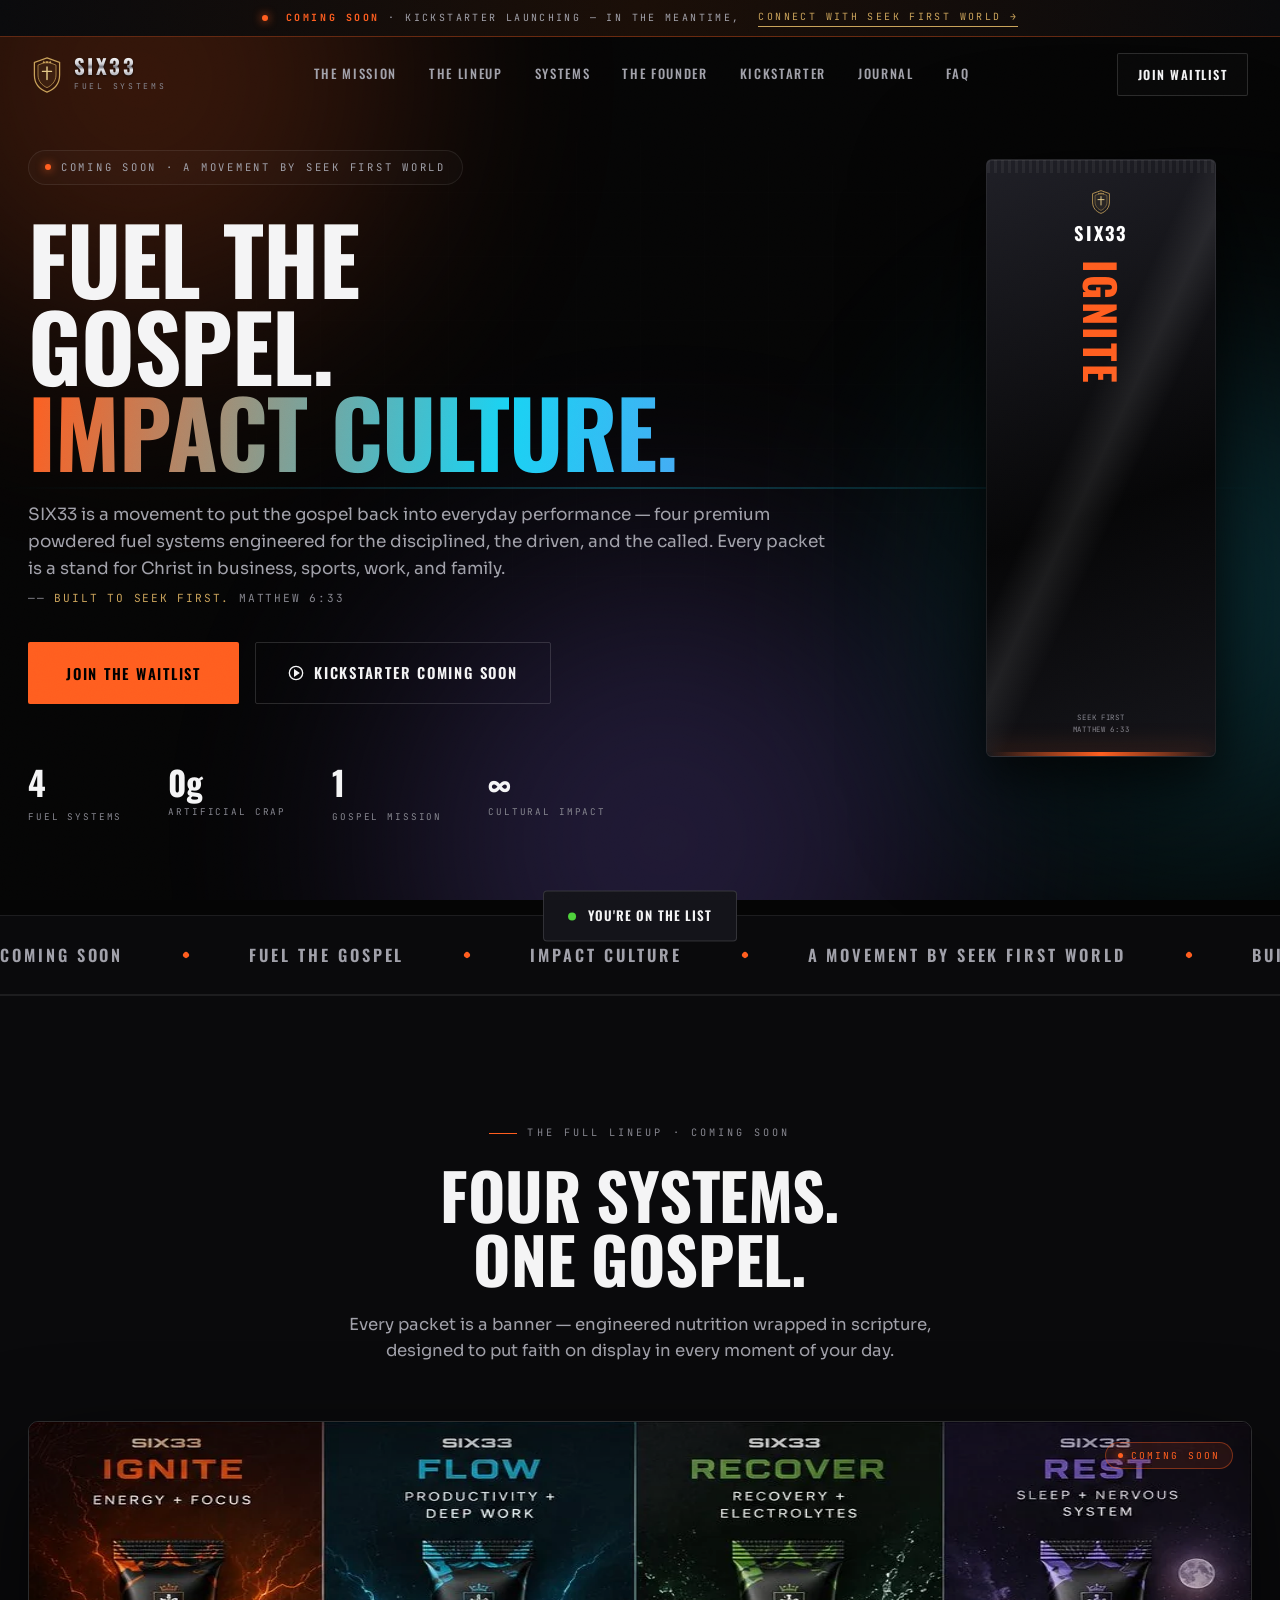
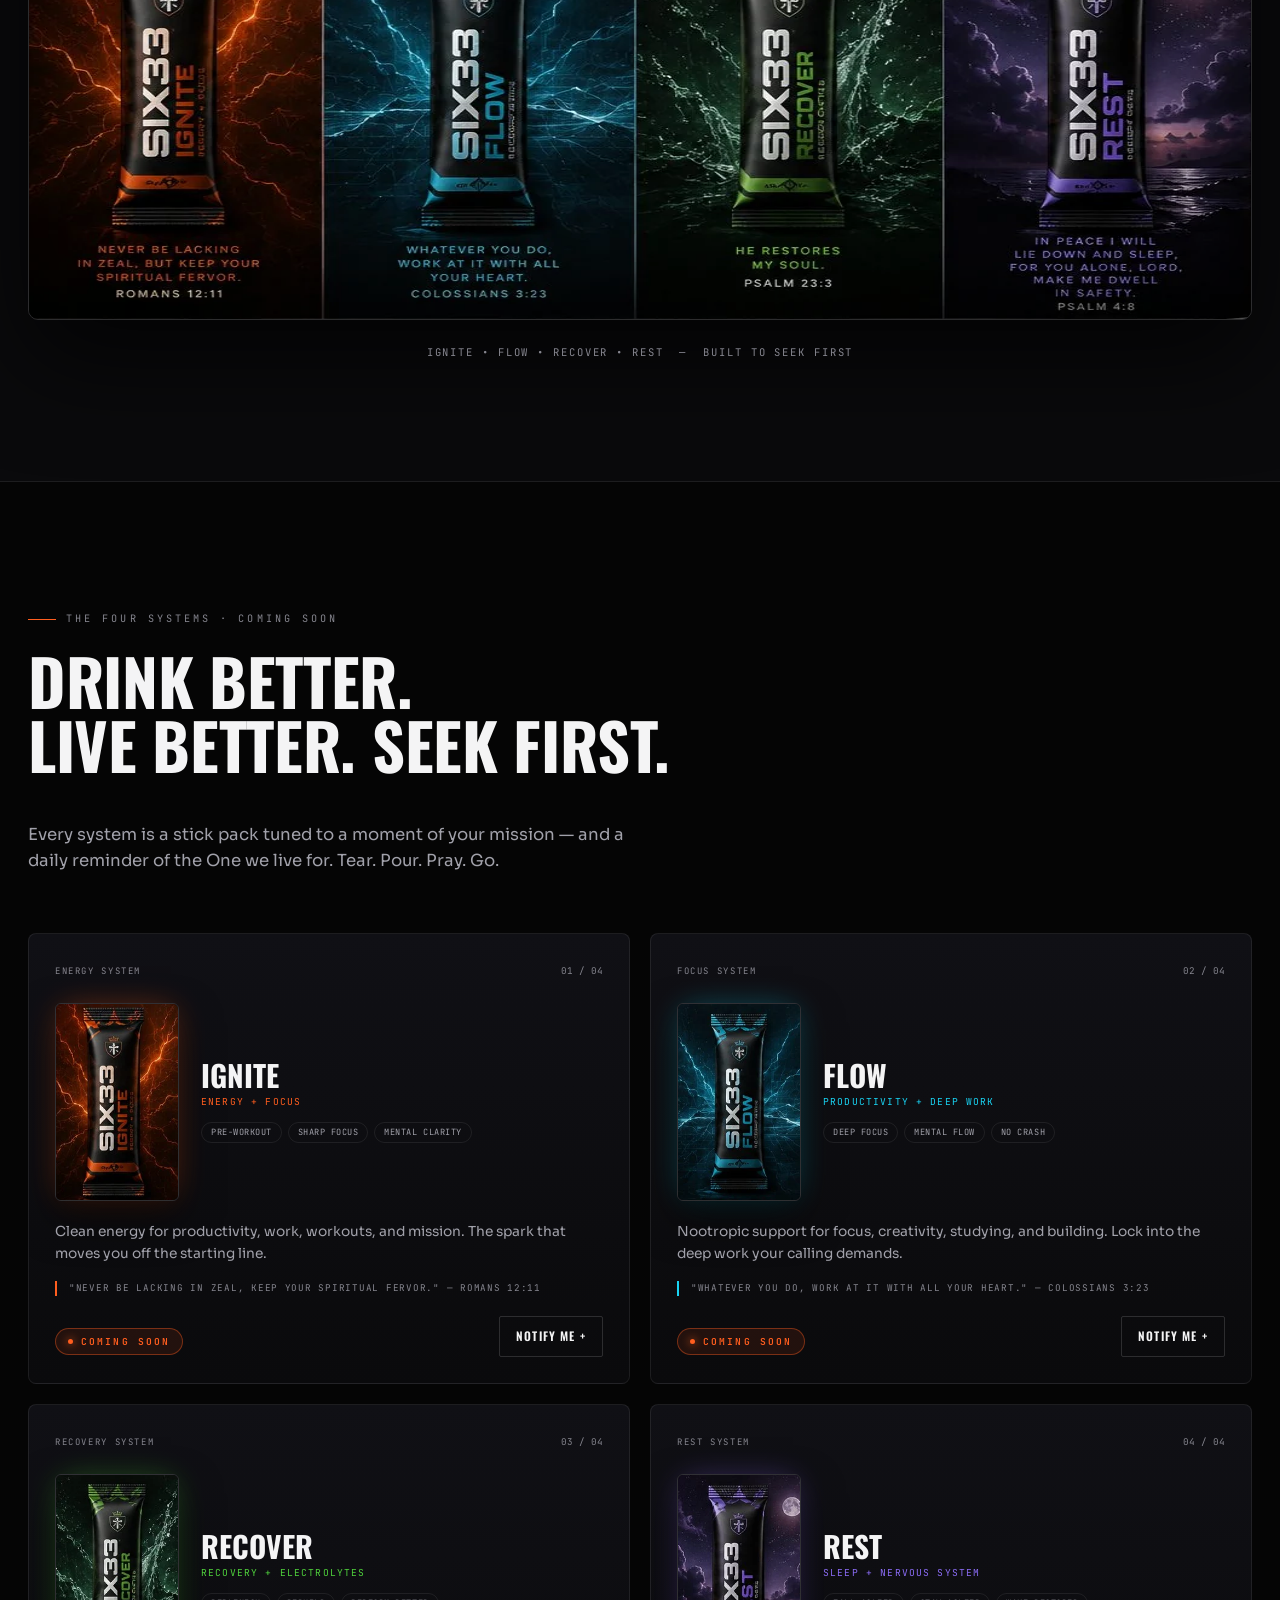
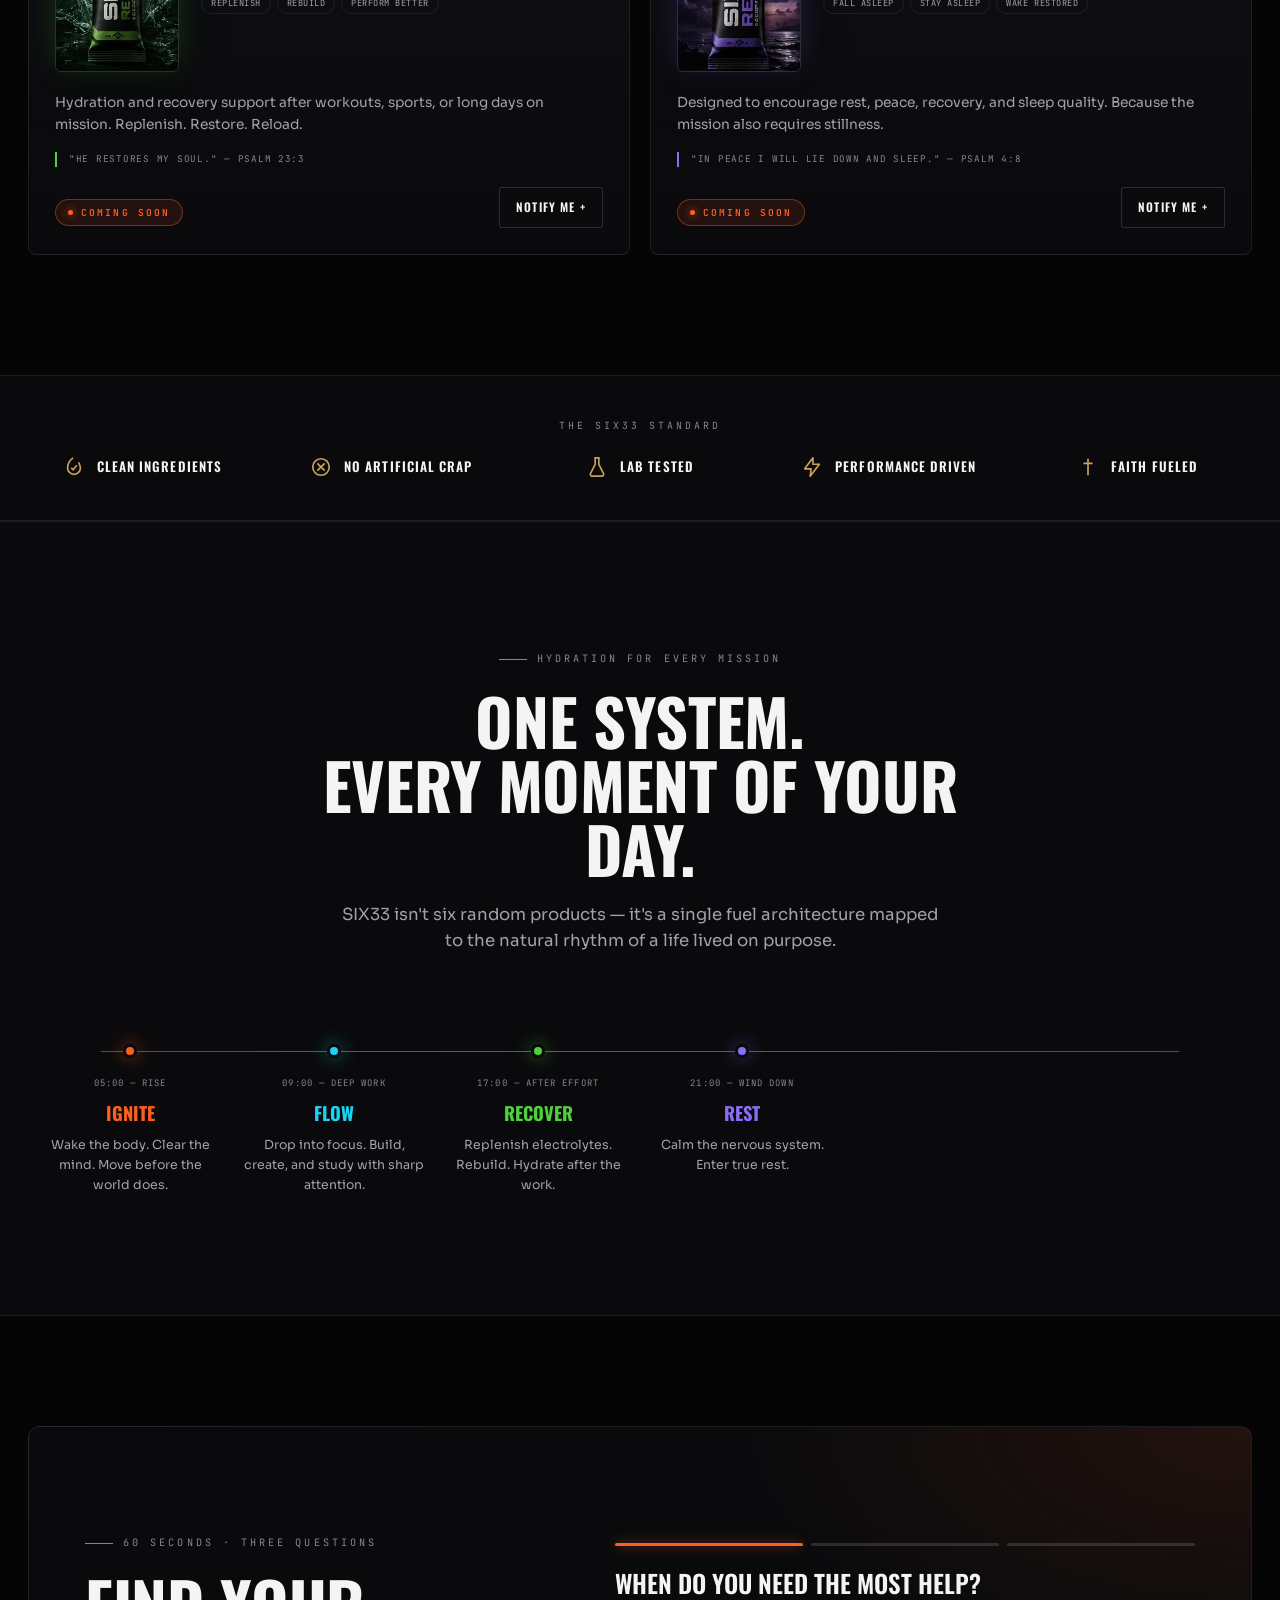
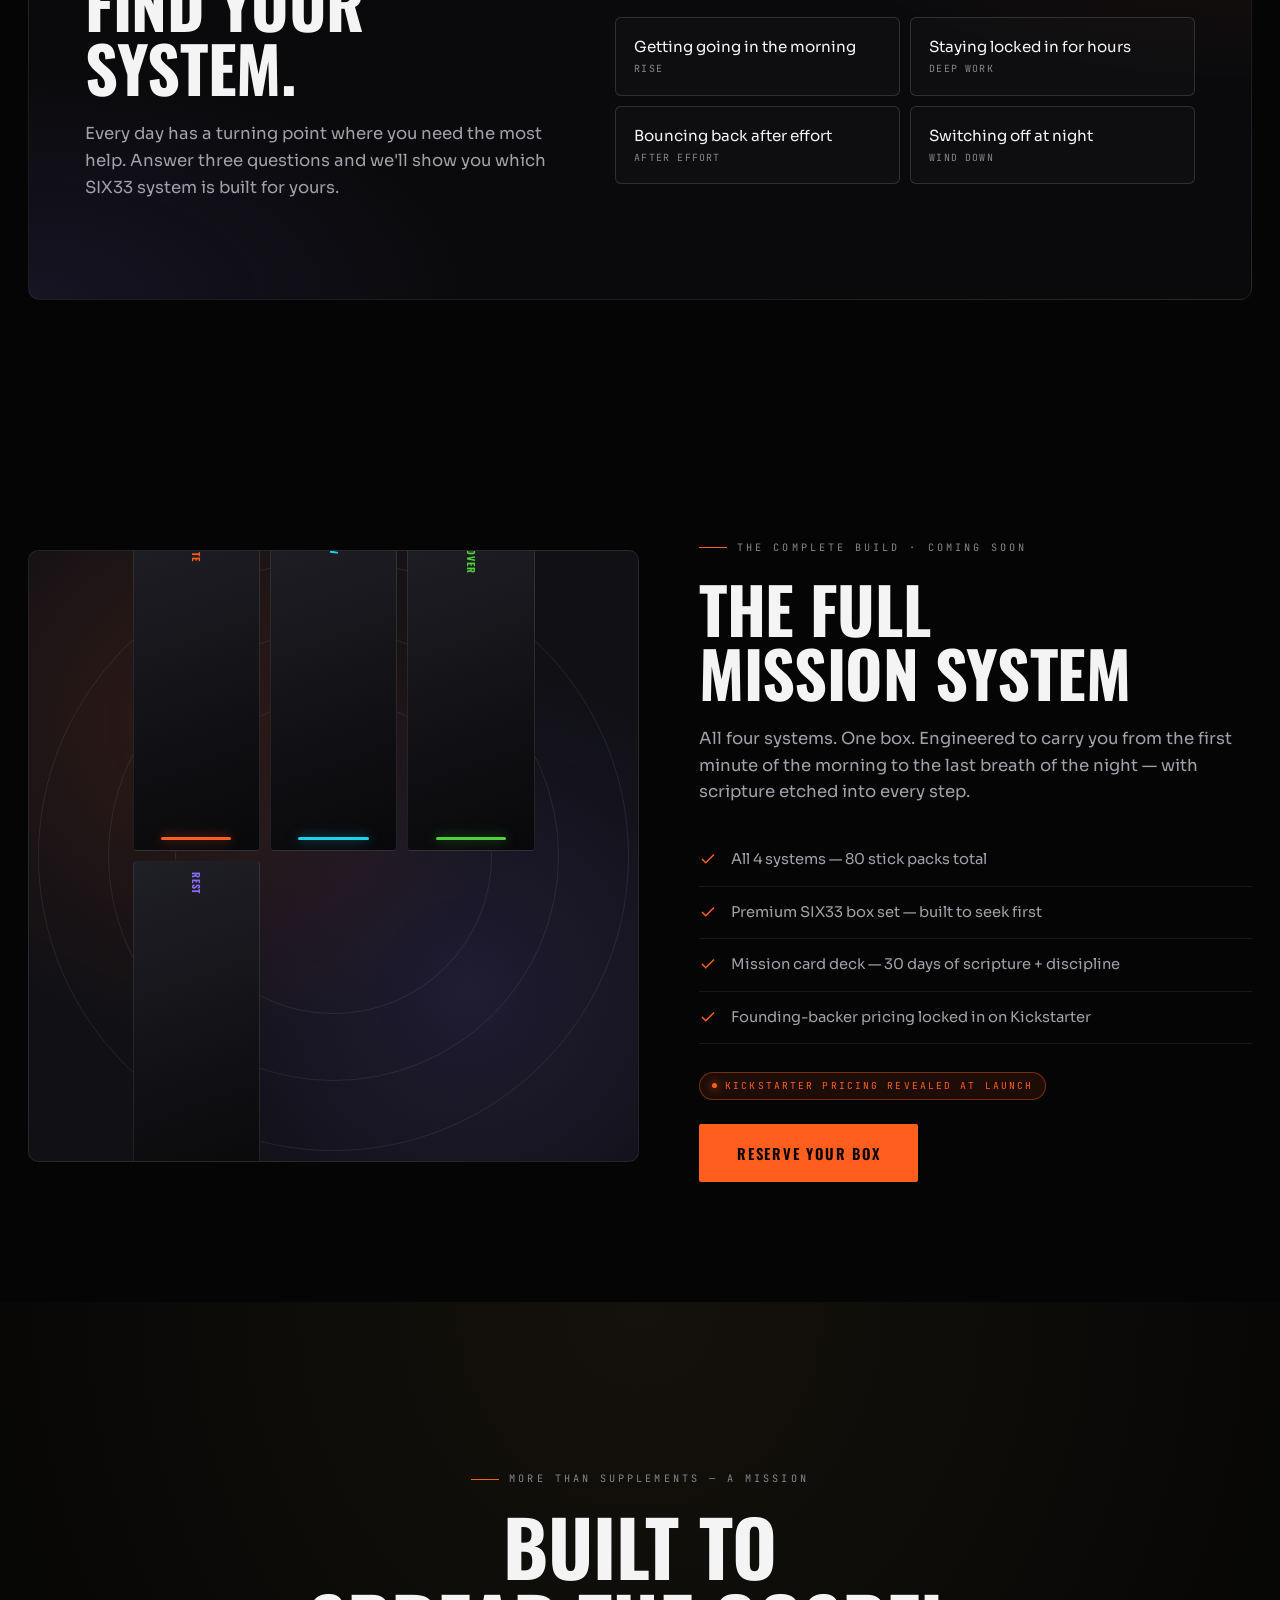
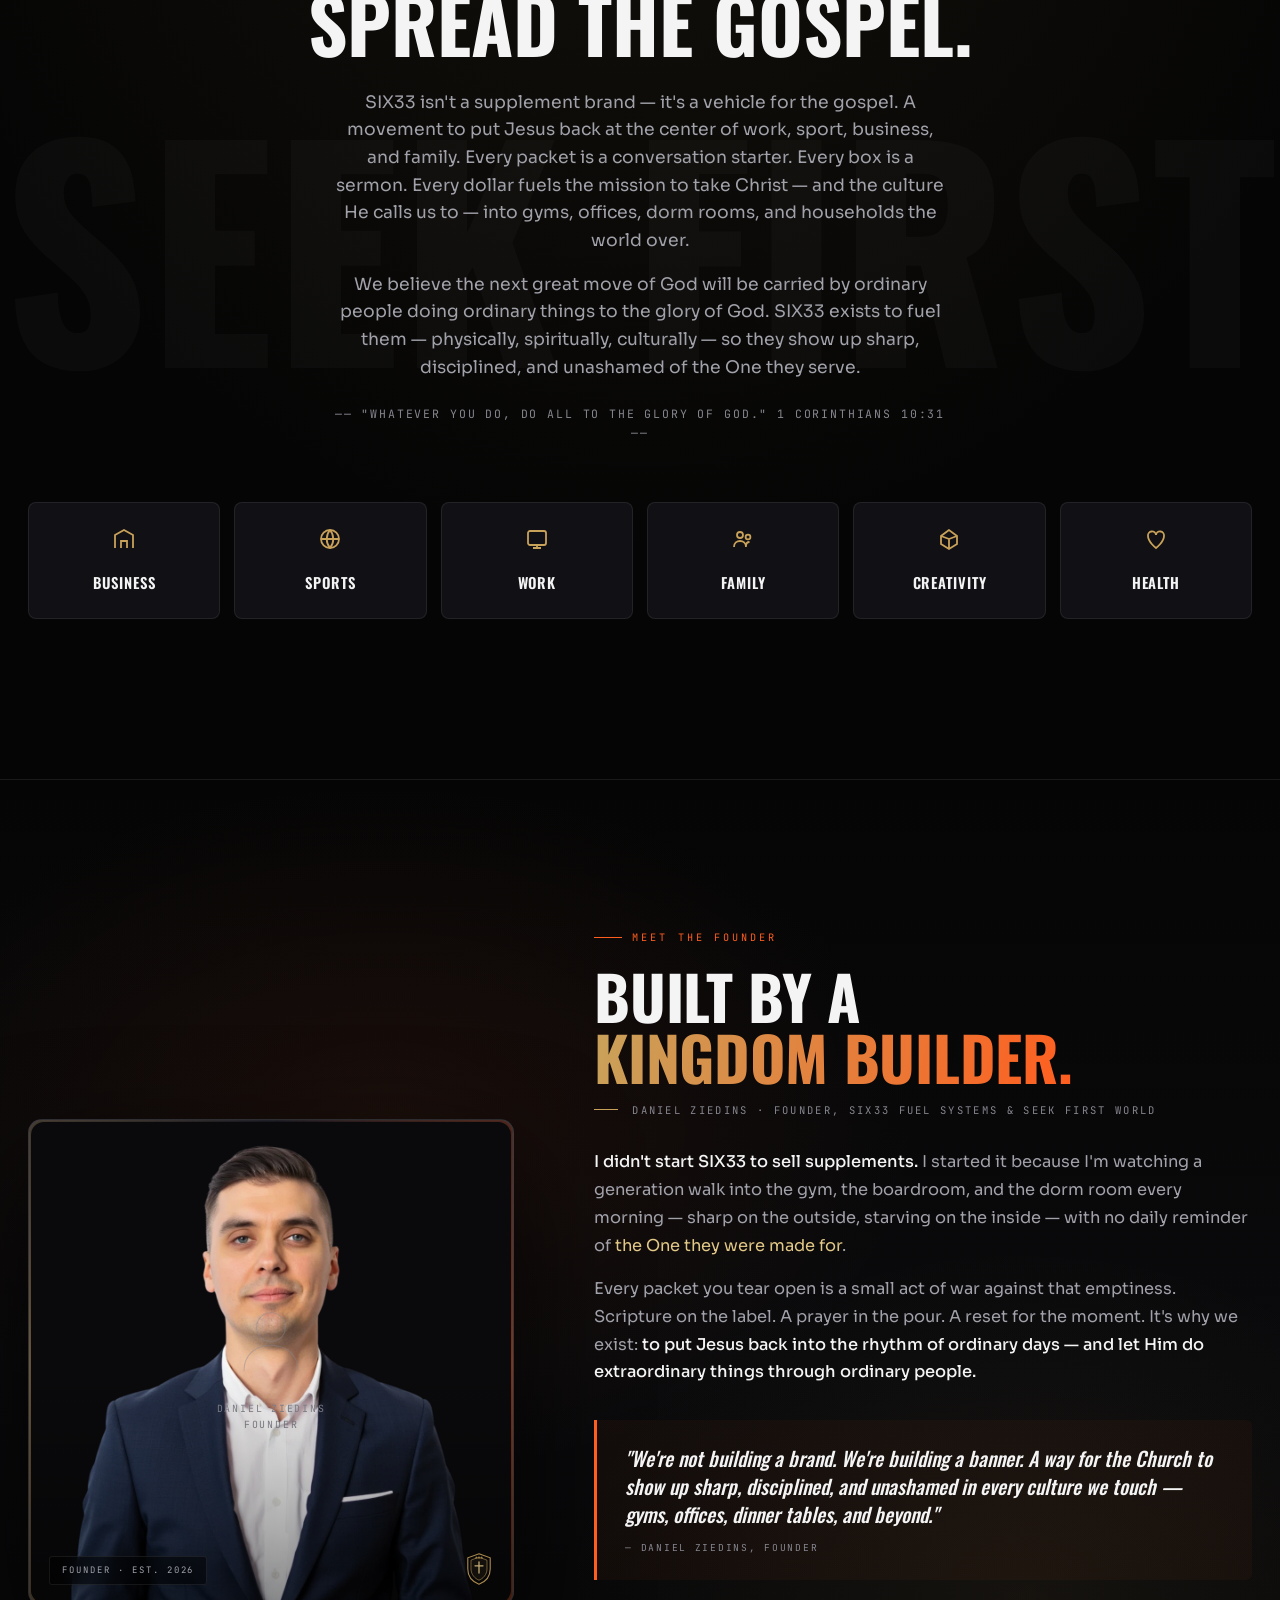
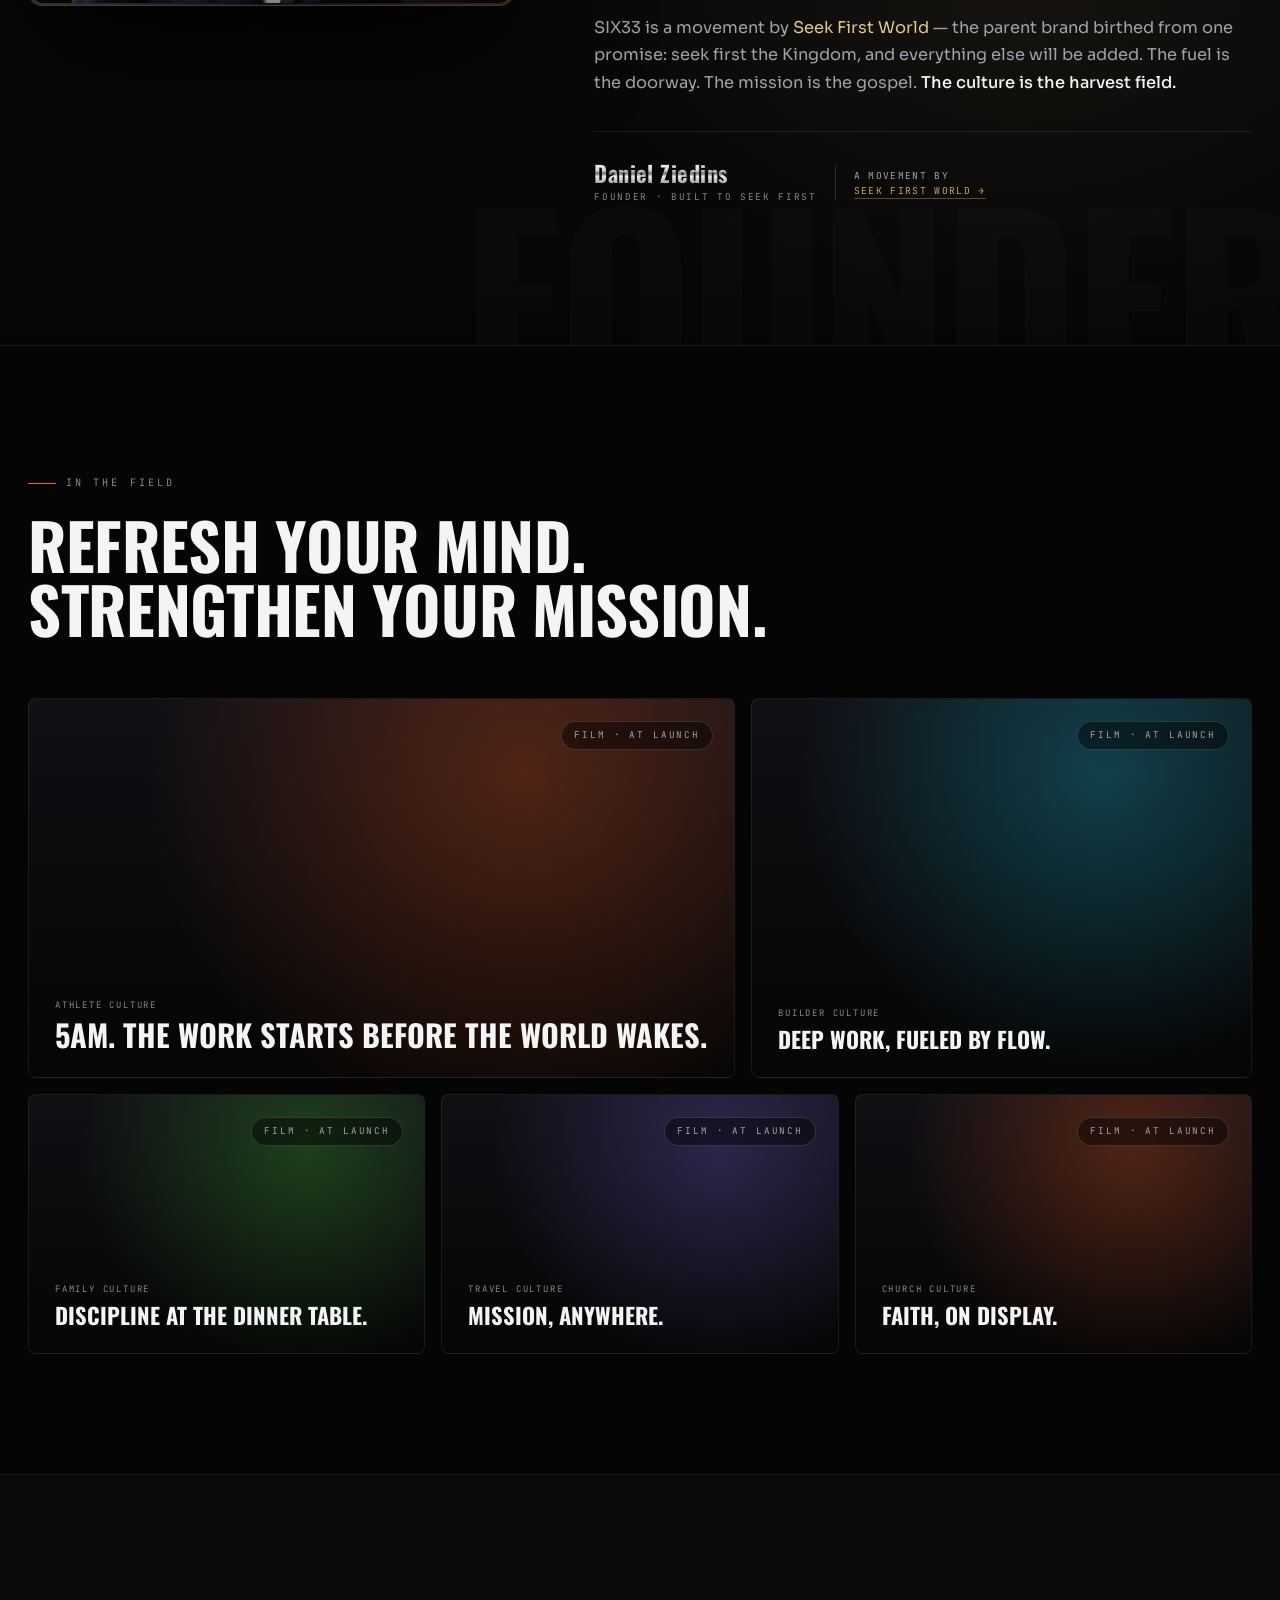
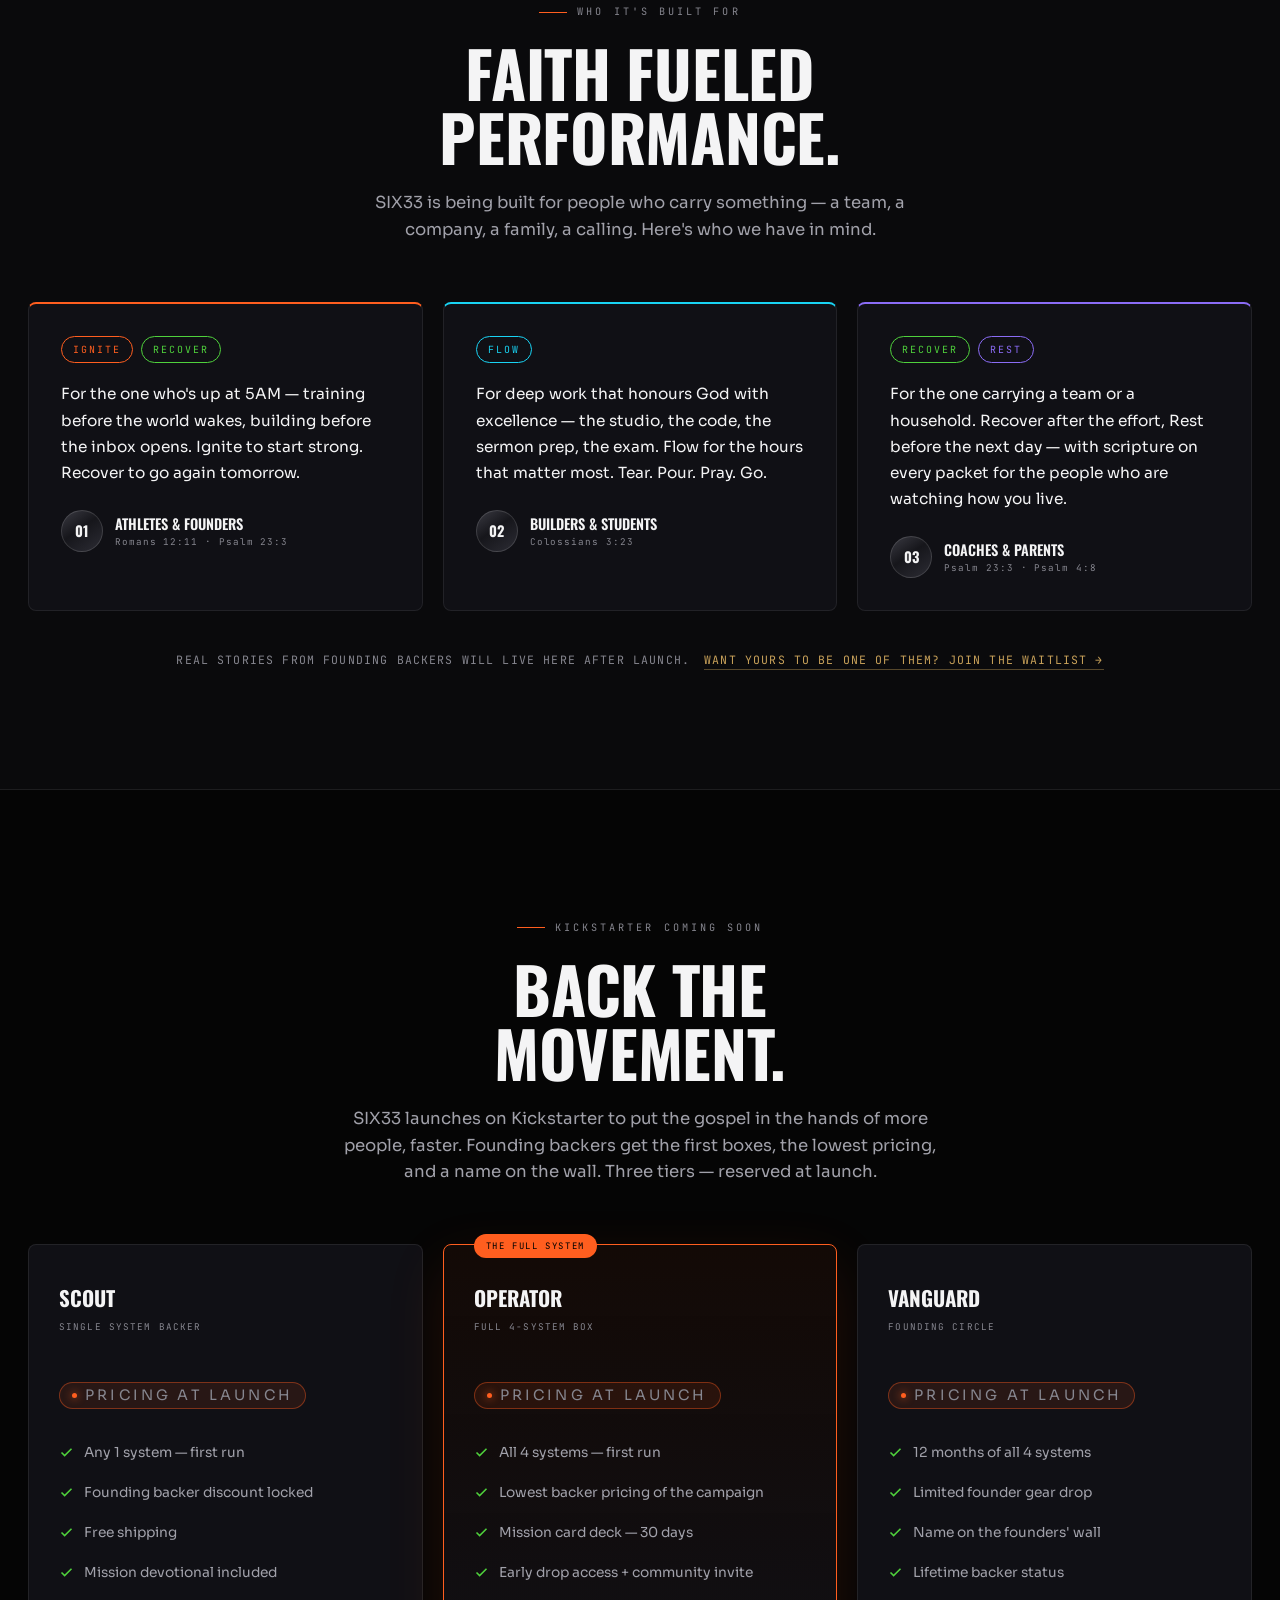
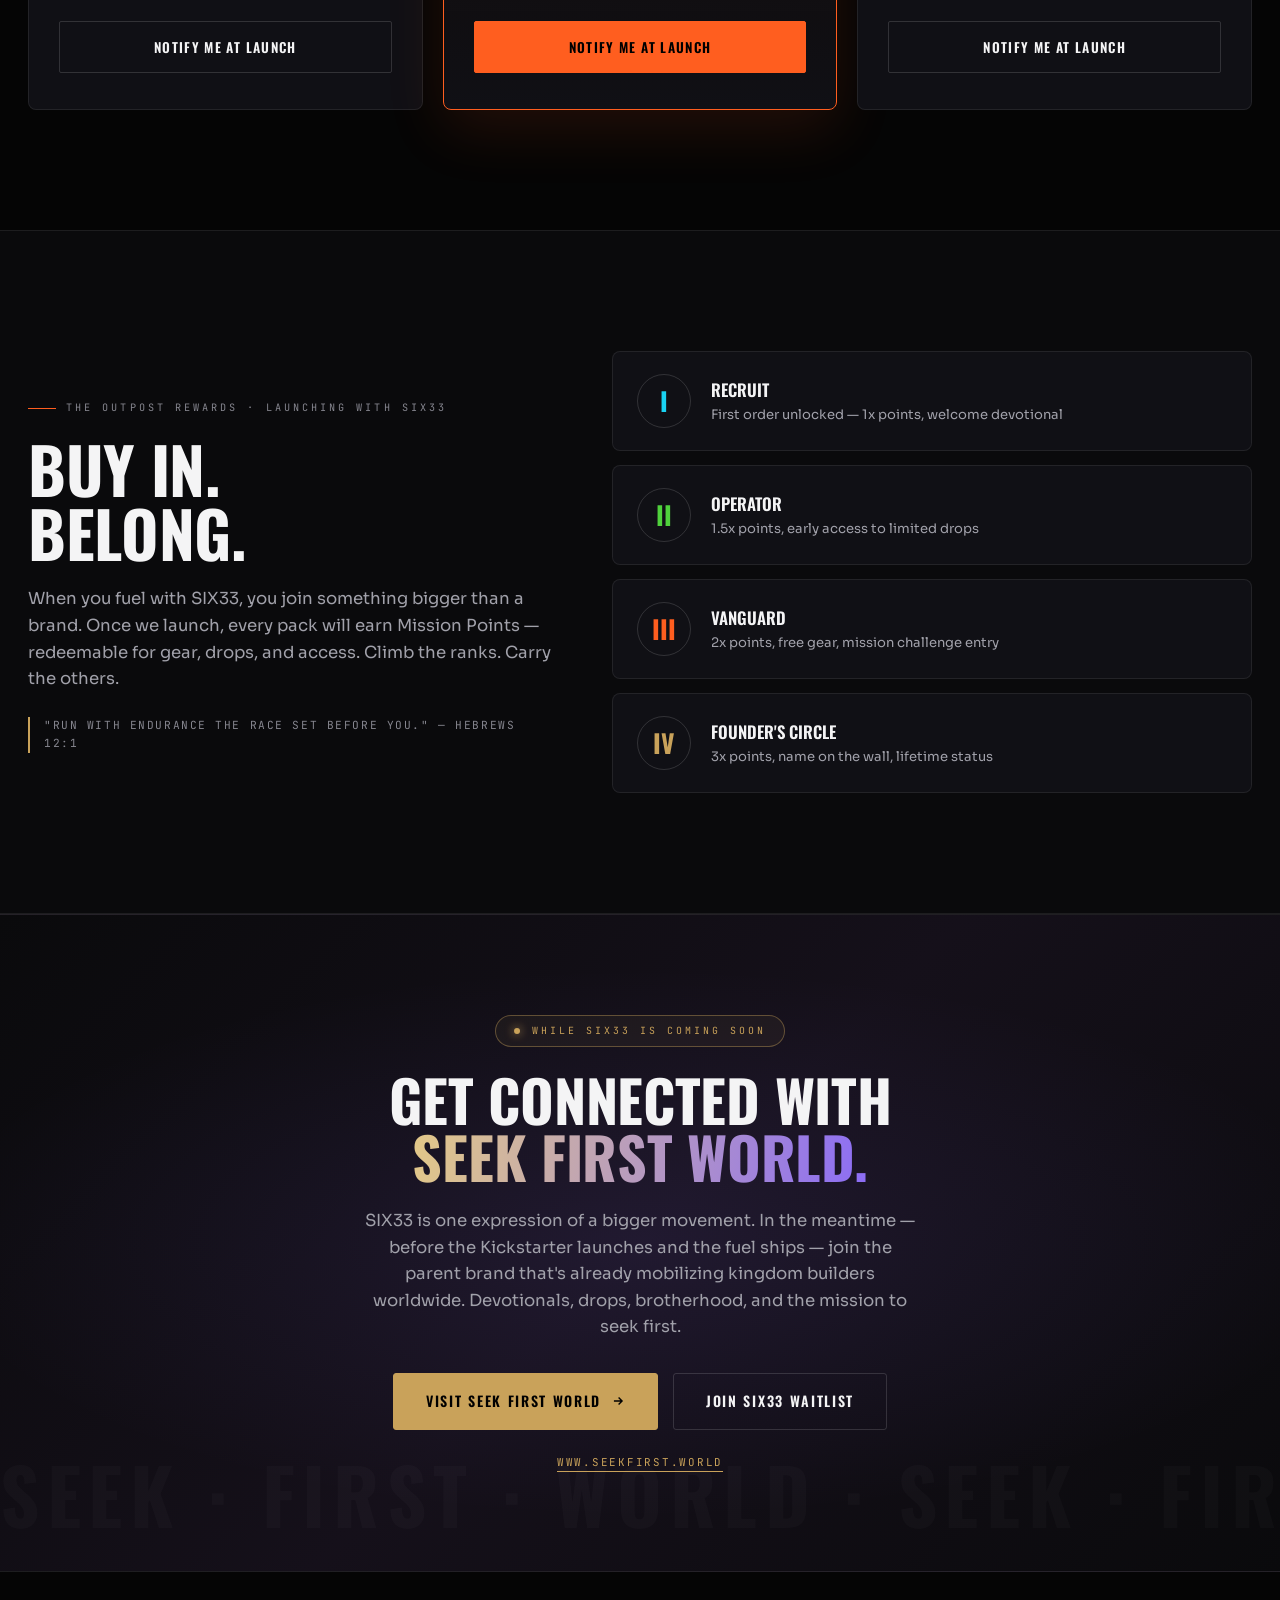
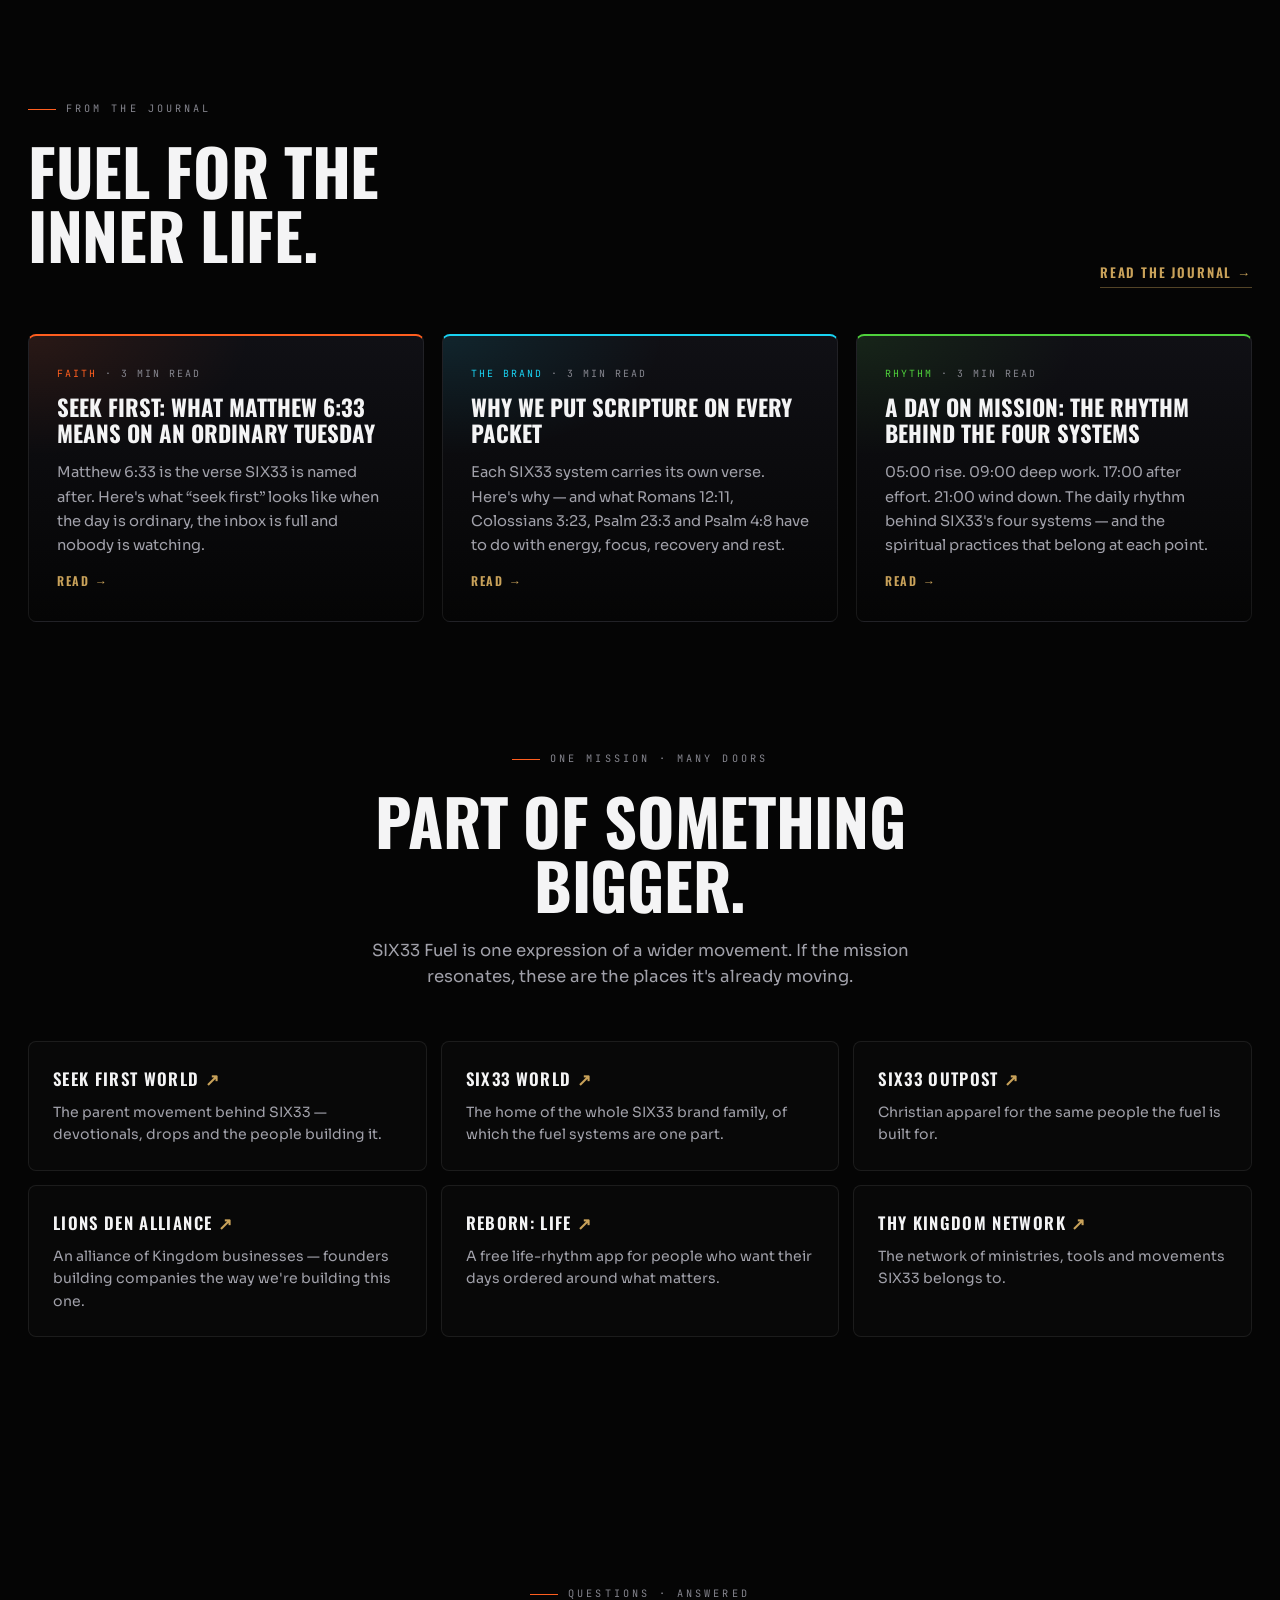
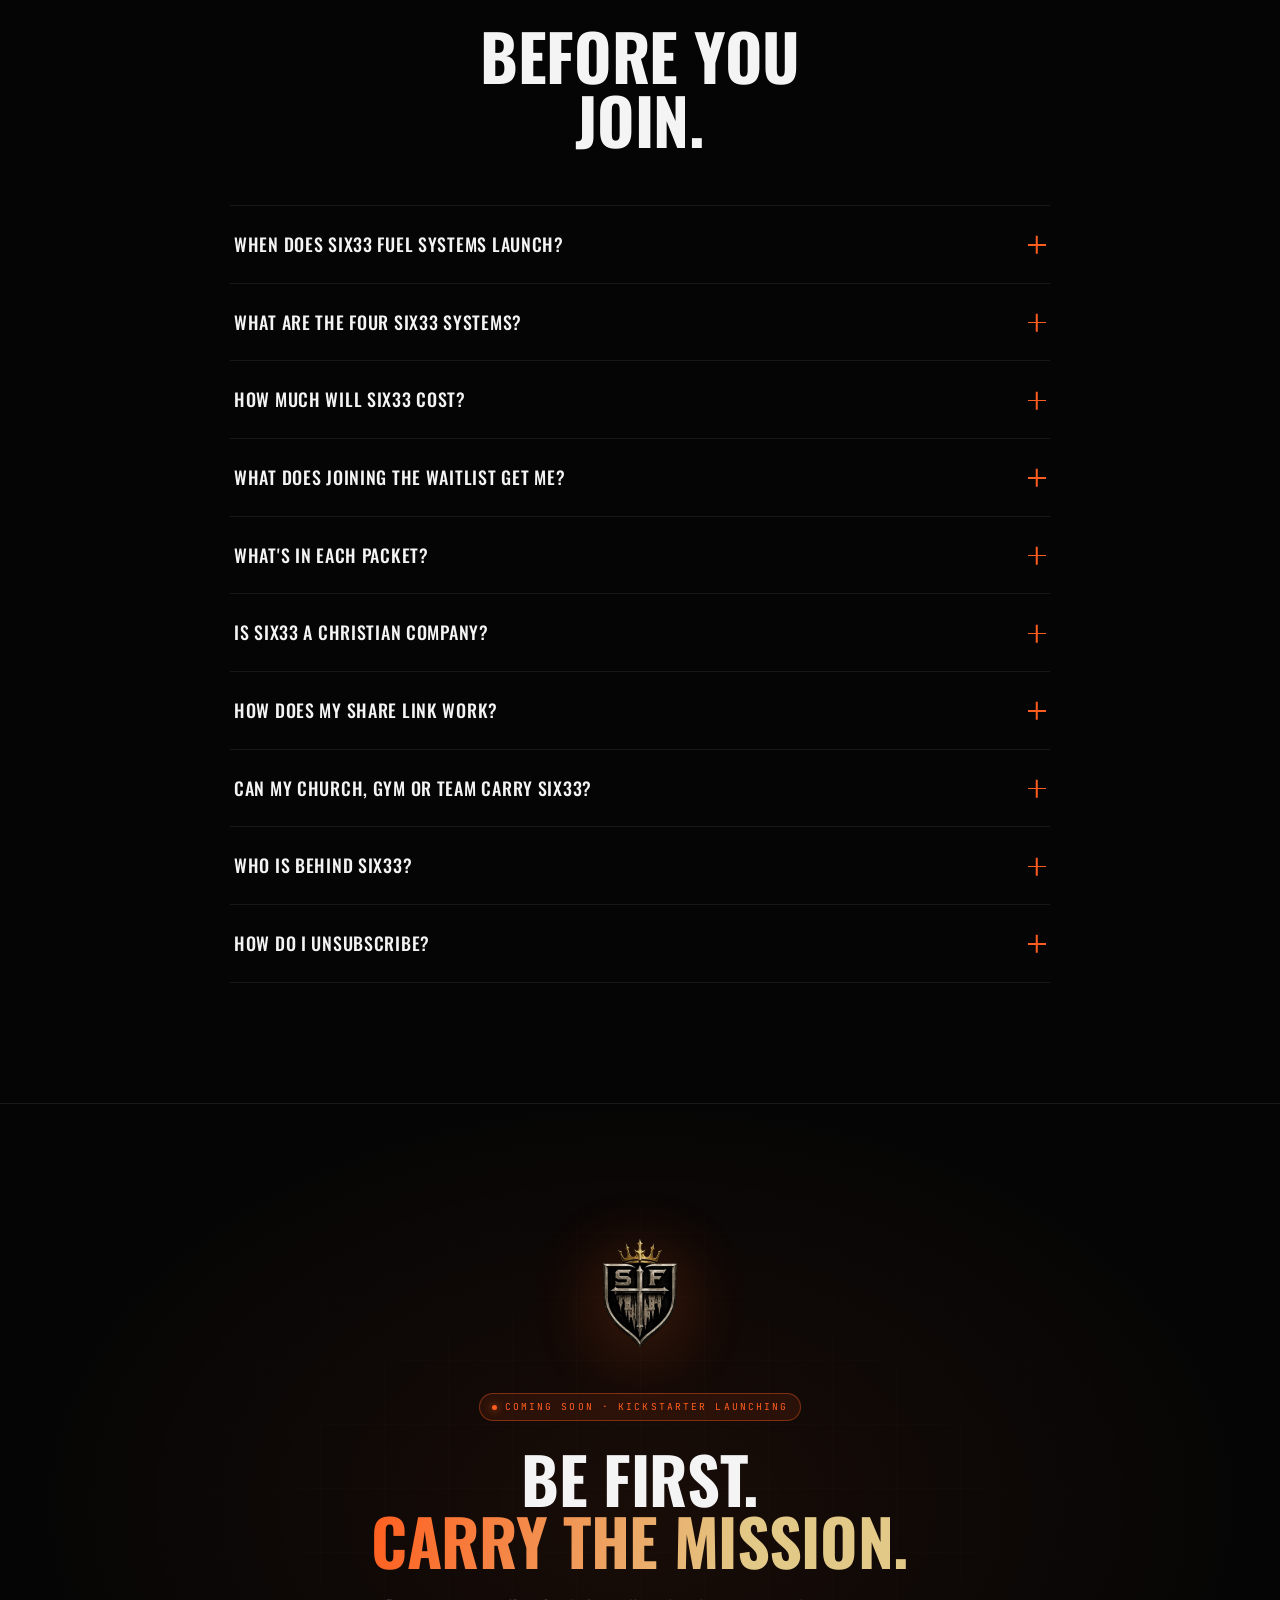
<file: index.html>
<!DOCTYPE html>
<html lang="en">
<head>
<meta charset="UTF-8" />
<meta name="viewport" content="width=device-width, initial-scale=1.0" />
<title>SIX33 Fuel Systems — Coming Soon · Built To Seek First</title>
<meta name="description" content="SIX33 Fuel Systems — coming soon. Four premium powdered fuel systems engineered to spread the gospel and impact culture. Kickstarter launching soon — join the waitlist. A movement by Seek First World. Matthew 6:33." />
<link rel="canonical" href="https://www.six33fuel.com/" />
<meta name="robots" content="index,follow,max-image-preview:large" />
<meta name="author" content="SIX33 Fuel Systems — Seek First World" />
<meta name="theme-color" content="#050505" />

<meta property="og:site_name" content="SIX33 Fuel Systems" />
<meta property="og:title" content="SIX33 Fuel Systems — Coming Soon · Built To Seek First" />
<meta property="og:description" content="A movement to spread the gospel and impact culture through clean fuel for people on mission. Kickstarter launching soon — join the waitlist." />
<meta property="og:image" content="https://www.six33fuel.com/og.jpg" />
<meta property="og:image:width" content="1200" />
<meta property="og:image:height" content="630" />
<meta property="og:image:alt" content="SIX33 Fuel Systems — Fuel The Gospel. Impact Culture. Join the Kickstarter waitlist." />
<meta property="og:url" content="https://www.six33fuel.com/" />
<meta property="og:type" content="website" />
<meta property="og:locale" content="en_CA" />
<meta name="twitter:card" content="summary_large_image" />
<meta name="twitter:title" content="SIX33 Fuel Systems — Coming Soon · Built To Seek First" />
<meta name="twitter:description" content="Four premium fuel systems built to spread the gospel and impact culture. Kickstarter launching soon — join the waitlist." />
<meta name="twitter:image" content="https://www.six33fuel.com/og.jpg" />

<link rel="icon" type="image/png" sizes="32x32" href="/favicon-32.png" />
<link rel="icon" type="image/png" sizes="192x192" href="/favicon-192.png" />
<link rel="apple-touch-icon" href="/apple-touch-icon.png" />
<link rel="manifest" href="/manifest.webmanifest" />

<link rel="preconnect" href="https://fonts.googleapis.com" />
<link rel="preconnect" href="https://fonts.gstatic.com" crossorigin />
<link href="https://fonts.googleapis.com/css2?family=Oswald:wght@400;500;600;700&family=Sora:wght@400;500;600;700&family=JetBrains+Mono:wght@400;500&display=swap" rel="stylesheet" />
<style>
  /* ============================================================
     SIX33 FUEL SYSTEMS — Coming Soon · Pre-Launch Experience
     Parent: Seek First World  |  Built To Seek First — Matthew 6:33
     Four systems: Ignite · Flow · Recover · Rest
     Mission: Spread the gospel. Impact culture. Kickstarter coming soon.
     ============================================================ */
  :root {
    --black:#050505; --black-2:#0a0a0c; --black-3:#101015; --panel:#14141a;
    --line:rgba(255,255,255,0.08); --line-2:rgba(255,255,255,0.14);
    --text:#f4f4f5; --text-dim:#a1a1aa; --text-faint:#86868f; /* was #5c5c66 = 2.8–3.1:1, failed AA on every surface */
    --gold:#c9a25a; --gold-soft:#e3c987;
    --ignite:#ff5e1f; --ignite-glow:rgba(255,94,31,0.55);
    --flow:#19d3f3; --flow-glow:rgba(25,211,243,0.5);
    --recover:#4fd13c; --recover-glow:rgba(79,209,60,0.5);
    --rest:#8b6cf6; --rest-glow:rgba(139,108,246,0.5);
    --metal:linear-gradient(145deg,#3a3a42,#16161b 45%,#2c2c34);
    --chrome:linear-gradient(180deg,#fefefe 0%,#cfcfd4 38%,#74747c 52%,#e8e8ec 66%,#9a9aa2 100%);
    --display:'Oswald',sans-serif; --body:'Sora',sans-serif; --mono:'JetBrains Mono',monospace;
    --ease:cubic-bezier(0.16,1,0.3,1);
  }
  * { margin:0; padding:0; box-sizing:border-box; }
  html { scroll-behavior:smooth; -webkit-text-size-adjust:100%; }
  body { background:var(--black); color:var(--text); font-family:var(--body); line-height:1.6; overflow-x:hidden; -webkit-font-smoothing:antialiased; }
  ::selection { background:var(--ignite); color:#000; }
  a { color:inherit; text-decoration:none; }
  img { max-width:100%; display:block; }
  picture { display:contents; }
  button { font-family:inherit; cursor:pointer; border:none; background:none; color:inherit; }
  body::after {
    content:""; position:fixed; inset:0; z-index:9999; pointer-events:none;
    opacity:0.04; mix-blend-mode:overlay;
    background-image:url("data:image/svg+xml,%3Csvg xmlns='http://www.w3.org/2000/svg' width='160' height='160'%3E%3Cfilter id='n'%3E%3CfeTurbulence type='fractalNoise' baseFrequency='0.85' numOctaves='3'/%3E%3C/filter%3E%3Crect width='100%25' height='100%25' filter='url(%23n)'/%3E%3C/svg%3E");
  }
  .ambient { position:fixed; inset:0; z-index:0; pointer-events:none; overflow:hidden; }
  .orb { position:absolute; border-radius:50%; filter:blur(120px); opacity:0.2; animation:drift 26s var(--ease) infinite alternate; }
  .orb.o1 { width:520px; height:520px; background:var(--ignite); top:-180px; left:-120px; }
  .orb.o2 { width:480px; height:480px; background:var(--flow); top:40%; right:-160px; animation-delay:-8s; }
  .orb.o3 { width:560px; height:560px; background:var(--rest); bottom:-220px; left:30%; animation-delay:-14s; }
  @keyframes drift { 0%{transform:translate(0,0) scale(1);} 100%{transform:translate(60px,-50px) scale(1.18);} }
  .wrap { max-width:1280px; margin:0 auto; padding:0 28px; position:relative; z-index:2; }
  .chrome-text { background:var(--chrome); -webkit-background-clip:text; background-clip:text; -webkit-text-fill-color:transparent; filter:drop-shadow(0 1px 1px rgba(0,0,0,0.6)); }

  /* NAV */
  nav { position:fixed; top:0; left:0; right:0; z-index:1000; display:flex; align-items:center; justify-content:space-between; padding:16px 32px; transition:all 0.5s var(--ease); }
  nav.scrolled { background:rgba(5,5,5,0.85); backdrop-filter:blur(18px); border-bottom:1px solid var(--line); padding:11px 32px; }
  .brand { display:flex; align-items:center; gap:12px; }
  .brand-shield { width:30px; height:36px; flex-shrink:0; }
  .brand-shield svg { width:100%; height:100%; }
  .brand-text { font-family:var(--display); font-weight:700; font-size:1.3rem; letter-spacing:0.12em; line-height:1; }
  .brand-sub { font-family:var(--mono); font-size:0.5rem; letter-spacing:0.34em; color:var(--text-faint); margin-top:3px; text-transform:uppercase; }
  .nav-links { display:flex; gap:32px; align-items:center; }
  .nav-links a { font-family:var(--display); font-weight:500; font-size:0.8rem; letter-spacing:0.13em; text-transform:uppercase; color:var(--text-dim); transition:color 0.3s var(--ease); position:relative; }
  .nav-links a:hover { color:var(--text); }
  .nav-links a::after { content:""; position:absolute; left:0; bottom:-6px; width:0; height:1px; background:var(--ignite); transition:width 0.35s var(--ease); }
  .nav-links a:hover::after { width:100%; }
  .nav-cta { font-family:var(--display); font-weight:600; font-size:0.78rem; letter-spacing:0.12em; text-transform:uppercase; padding:11px 20px; border:1px solid var(--line-2); border-radius:2px; background:rgba(255,255,255,0.02); transition:all 0.35s var(--ease); display:flex; align-items:center; gap:8px; }
  .nav-cta:hover { background:var(--ignite); color:#000; border-color:var(--ignite); box-shadow:0 0 30px var(--ignite-glow); }
  .nav-cta .count { background:var(--ignite); color:#000; font-family:var(--mono); font-size:0.6rem; width:18px; height:18px; border-radius:50%; display:flex; align-items:center; justify-content:center; transition:all 0.35s var(--ease); }
  .nav-cta:hover .count { background:#000; color:var(--ignite); }
  .burger { display:none; flex-direction:column; gap:5px; padding:8px; }
  .burger span { width:22px; height:2px; background:var(--text); transition:0.3s var(--ease); }

  /* HERO */
  .hero { min-height:100vh; display:flex; flex-direction:column; justify-content:center; position:relative; padding:150px 0 90px; overflow:hidden; }
  .hero-grid { position:absolute; inset:0; z-index:1; opacity:0.4; background-image:linear-gradient(rgba(255,255,255,0.025) 1px,transparent 1px),linear-gradient(90deg,rgba(255,255,255,0.025) 1px,transparent 1px); background-size:64px 64px; mask-image:radial-gradient(ellipse 80% 60% at 50% 40%,#000 30%,transparent 75%); }
  .hero-scan { position:absolute; left:0; right:0; height:2px; z-index:1; background:linear-gradient(90deg,transparent,var(--flow-glow),transparent); animation:scan 7s linear infinite; opacity:0.5; }
  @keyframes scan { 0%{top:0} 100%{top:100%} }
  .hero-tag { display:inline-flex; align-items:center; gap:10px; font-family:var(--mono); font-size:0.66rem; letter-spacing:0.26em; color:var(--text-dim); text-transform:uppercase; border:1px solid var(--line); border-radius:100px; padding:8px 16px; margin-bottom:30px; background:rgba(255,255,255,0.02); opacity:0; transform:translateY(20px); animation:rise 0.9s var(--ease) 0.1s forwards; }
  .hero-tag .dot { width:6px; height:6px; border-radius:50%; background:var(--ignite); box-shadow:0 0 10px var(--ignite); animation:pulse 2s infinite; }
  @keyframes pulse { 0%,100%{opacity:1} 50%{opacity:0.3} }
  .hero h1 { font-family:var(--display); font-weight:700; font-size:clamp(2.9rem,7.2vw,6.8rem); line-height:0.94; letter-spacing:-0.01em; text-transform:uppercase; margin-bottom:8px; }
  .hero h1 .line { display:block; overflow:hidden; }
  /* LCP: the headline is opaque from the first frame and only slides (a fade from
     opacity 0 delays Largest Contentful Paint until the animation ends). */
  .hero h1 .line span { display:block; transform:translateY(58%); animation:slideUp 1s var(--ease) forwards; }
  @keyframes slideUp { to { transform:translateY(0); } }
  .hero h1 .line:nth-child(1) span { animation-delay:0.2s; }
  .hero h1 .line:nth-child(2) span { animation-delay:0.32s; }
  .hero h1 .line:nth-child(3) span { animation-delay:0.44s; }
  .hero h1 .grad { background:linear-gradient(100deg,var(--ignite),var(--flow) 50%,var(--rest)); -webkit-background-clip:text; background-clip:text; -webkit-text-fill-color:transparent; }
  @keyframes rise { to{opacity:1; transform:translateY(0);} }
  .hero-sub { max-width:540px; font-size:1.06rem; color:var(--text-dim); margin:26px 0 8px; transform:translateY(14px); animation:slideUp 0.9s var(--ease) 0.25s forwards; }
  .hero-verse { font-family:var(--mono); font-size:0.7rem; letter-spacing:0.16em; color:var(--text-faint); margin-bottom:34px; text-transform:uppercase; opacity:0; animation:rise 0.9s var(--ease) 0.85s forwards; }
  .hero-verse span { color:var(--gold); }
  .hero-actions { display:flex; gap:16px; flex-wrap:wrap; opacity:0; transform:translateY(20px); animation:rise 0.9s var(--ease) 1s forwards; }
  .btn-primary { font-family:var(--display); font-weight:600; font-size:0.92rem; letter-spacing:0.12em; text-transform:uppercase; padding:18px 38px; background:var(--ignite); color:#000; border-radius:2px; position:relative; overflow:hidden; transition:all 0.4s var(--ease); }
  .btn-primary:hover { box-shadow:0 12px 50px var(--ignite-glow); transform:translateY(-3px); }
  .btn-primary::before { content:""; position:absolute; top:0; left:-100%; width:100%; height:100%; background:linear-gradient(90deg,transparent,rgba(255,255,255,0.4),transparent); transition:left 0.6s var(--ease); }
  .btn-primary:hover::before { left:100%; }
  .btn-ghost { font-family:var(--display); font-weight:600; font-size:0.92rem; letter-spacing:0.12em; text-transform:uppercase; padding:18px 32px; border:1px solid var(--line-2); border-radius:2px; transition:all 0.4s var(--ease); display:flex; align-items:center; gap:10px; }
  .btn-ghost:hover { border-color:var(--text); background:rgba(255,255,255,0.04); }
  .btn-ghost svg { width:16px; height:16px; }
  .hero-stats { display:flex; gap:46px; margin-top:62px; flex-wrap:wrap; opacity:0; animation:rise 0.9s var(--ease) 1.2s forwards; }
  .hero-stat .num { font-family:var(--display); font-weight:700; font-size:2.1rem; line-height:1; }
  .hero-stat .lbl { font-family:var(--mono); font-size:0.58rem; letter-spacing:0.2em; color:var(--text-faint); text-transform:uppercase; margin-top:6px; }
  .hero-packet { position:absolute; right:5%; top:50%; transform:translateY(-50%); width:230px; z-index:2; animation:float 6s ease-in-out infinite; filter:drop-shadow(0 30px 60px rgba(0,0,0,0.7)); }
  @keyframes float { 0%,100%{transform:translateY(-50%) rotate(-5deg);} 50%{transform:translateY(calc(-50% - 24px)) rotate(-3deg);} }

  /* Reserve the packet's lane so the hero headline never collides with it */
  @media (min-width:1025px) {
    .hero h1, .hero-sub, .hero-verse { max-width:min(100%, 62ch); }
    .hero .wrap { padding-right:300px; }
    .hero-stats { max-width:none; }
  }

  /* PACKET */
  .packet { position:relative; border-radius:6px; background:linear-gradient(160deg,#1f1f26,#060607 58%,#15151a); border:1px solid rgba(255,255,255,0.08); overflow:hidden; padding:30px 18px 20px; box-shadow:inset 0 1px 0 rgba(255,255,255,0.07),0 20px 40px rgba(0,0,0,0.5); aspect-ratio:5/13; display:flex; flex-direction:column; align-items:center; }
  .packet::before { content:""; position:absolute; top:0; left:0; right:0; height:13px; background:repeating-linear-gradient(90deg,rgba(255,255,255,0.13) 0 3px,transparent 3px 7px); opacity:0.4; }
  .packet::after { content:""; position:absolute; inset:0; background:linear-gradient(115deg,transparent 42%,rgba(255,255,255,0.08) 50%,transparent 58%); }
  .pk-shield { width:20px; height:24px; margin-bottom:10px; }
  .pk-six33 { font-family:var(--display); font-weight:700; font-size:1.15rem; letter-spacing:0.12em; line-height:1; color:#fff; }
  .pk-name-v { font-family:var(--display); font-weight:700; font-size:2.6rem; letter-spacing:0.06em; line-height:1; text-transform:uppercase; writing-mode:vertical-rl; margin:18px 0; flex:1; display:flex; align-items:center; }
  .pk-foot-v { font-family:var(--mono); font-size:0.46rem; letter-spacing:0.1em; color:var(--text-faint); text-align:center; text-transform:uppercase; }
  .glow-bar { position:absolute; left:0; right:0; bottom:0; height:4px; }

  /* SECTION */
  section { position:relative; padding:120px 0; }
  .eyebrow { display:inline-flex; align-items:center; gap:10px; font-family:var(--mono); font-size:0.64rem; letter-spacing:0.3em; color:var(--text-faint); text-transform:uppercase; margin-bottom:20px; }
  .eyebrow::before { content:""; width:28px; height:1px; background:var(--ignite); }
  .sec-title { font-family:var(--display); font-weight:700; font-size:clamp(2.2rem,5vw,4rem); line-height:1; text-transform:uppercase; letter-spacing:-0.005em; margin-bottom:22px; }
  .sec-lead { max-width:600px; color:var(--text-dim); font-size:1.04rem; }
  .reveal { opacity:0; transform:translateY(40px); transition:all 1s var(--ease); }
  .reveal.in { opacity:1; transform:translateY(0); }
  .reveal.d1 { transition-delay:0.1s; }
  .reveal.d2 { transition-delay:0.2s; }
  .reveal.d3 { transition-delay:0.3s; }

  /* MARQUEE */
  .marquee { padding:26px 0; border-top:1px solid var(--line); border-bottom:1px solid var(--line); overflow:hidden; background:var(--black-2); }
  .marquee-track { display:flex; gap:60px; white-space:nowrap; animation:marq 34s linear infinite; width:max-content; }
  @keyframes marq { to{ transform:translateX(-50%); } }
  .marquee-item { font-family:var(--display); font-weight:600; font-size:1.02rem; letter-spacing:0.18em; text-transform:uppercase; color:var(--text-dim); display:flex; align-items:center; gap:60px; }
  .marquee-item::after { content:""; width:6px; height:6px; background:var(--ignite); border-radius:50%; transform:rotate(45deg); }

  /* SHOWCASE */
  .showcase { background:var(--black-2); border-top:1px solid var(--line); border-bottom:1px solid var(--line); }
  .showcase-head { text-align:center; max-width:680px; margin:0 auto 56px; }
  .showcase-head .eyebrow { justify-content:center; }
  .showcase-frame { position:relative; border:1px solid var(--line-2); border-radius:10px; overflow:hidden; box-shadow:0 40px 100px rgba(0,0,0,0.7); }
  .showcase-frame img { width:100%; display:block; }
  .showcase-frame::after { content:""; position:absolute; inset:0; pointer-events:none; box-shadow:inset 0 0 120px rgba(0,0,0,0.55); }
  .showcase-cap { text-align:center; margin-top:24px; font-family:var(--mono); font-size:0.66rem; letter-spacing:0.18em; color:var(--text-faint); text-transform:uppercase; }

  /* PRODUCTS */
  .products-head { display:flex; justify-content:space-between; align-items:flex-end; flex-wrap:wrap; gap:24px; margin-bottom:58px; }
  .product-grid { display:grid; grid-template-columns:repeat(2,1fr); gap:20px; }
  .product-card { position:relative; border:1px solid var(--line); border-radius:8px; background:linear-gradient(180deg,var(--black-3),var(--black-2)); padding:30px 26px 26px; overflow:hidden; transition:all 0.5s var(--ease); cursor:pointer; display:flex; flex-direction:column; }
  .product-card::before { content:""; position:absolute; inset:0; opacity:0; transition:opacity 0.5s var(--ease); pointer-events:none; background:radial-gradient(circle at 50% 0%,var(--cardglow),transparent 65%); }
  .product-card:hover { transform:translateY(-10px); border-color:var(--cardline); }
  .product-card:hover::before { opacity:0.55; }
  .product-card:hover .pc-packet { transform:translateY(-8px) scale(1.04) rotate(-2deg); }
  .pc-top { display:flex; justify-content:space-between; align-items:flex-start; margin-bottom:6px; position:relative; z-index:2; }
  .pc-system { font-family:var(--mono); font-size:0.56rem; letter-spacing:0.18em; color:var(--text-faint); text-transform:uppercase; }
  .pc-num { font-family:var(--mono); font-size:0.58rem; color:var(--text-faint); }
  .pc-layout { display:flex; gap:22px; align-items:center; margin:18px 0 20px; position:relative; z-index:2; }
  .pc-packet { transition:transform 0.55s var(--ease); width:84px; flex-shrink:0; }
  .pc-head { flex:1; }
  .pc-name { font-family:var(--display); font-weight:700; font-size:1.85rem; text-transform:uppercase; line-height:1; }
  .pc-tag { font-family:var(--mono); font-size:0.6rem; letter-spacing:0.12em; text-transform:uppercase; margin-top:4px; }
  .pc-triad { display:flex; gap:6px; margin-top:12px; flex-wrap:wrap; }
  .pc-triad span { font-family:var(--mono); font-size:0.54rem; letter-spacing:0.06em; text-transform:uppercase; color:var(--text-dim); border:1px solid var(--line); border-radius:100px; padding:3px 9px; }
  .pc-desc { font-size:0.86rem; color:var(--text-dim); margin-bottom:16px; position:relative; z-index:2; flex:1; }
  .pc-verse { font-family:var(--mono); font-size:0.58rem; letter-spacing:0.08em; color:var(--text-faint); text-transform:uppercase; margin-bottom:20px; border-left:2px solid var(--cardcolor); padding-left:12px; position:relative; z-index:2; }
  .pc-foot { display:flex; justify-content:space-between; align-items:center; position:relative; z-index:2; }
  .pc-price { font-family:var(--display); font-weight:600; font-size:1.3rem; }
  .pc-price small { font-family:var(--mono); font-size:0.56rem; color:var(--text-faint); }
  .pc-add { font-family:var(--display); font-weight:600; font-size:0.74rem; letter-spacing:0.1em; text-transform:uppercase; padding:10px 16px; border:1px solid var(--line-2); border-radius:2px; transition:all 0.35s var(--ease); }
  .product-card:hover .pc-add { background:var(--cardcolor); color:#000; border-color:var(--cardcolor); }

  /* FUEL MAP */
  .systems { background:var(--black-2); border-top:1px solid var(--line); border-bottom:1px solid var(--line); }
  .timeline { display:grid; grid-template-columns:repeat(6,1fr); gap:0; margin-top:58px; position:relative; }
  .timeline::before { content:""; position:absolute; top:38px; left:6%; right:6%; height:1px; background:linear-gradient(90deg,var(--ignite),var(--flow),var(--recover),var(--rest)); opacity:0.55; }
  .tl-node { text-align:center; padding:0 12px; position:relative; }
  .tl-dot { width:14px; height:14px; border-radius:50%; margin:31px auto 0; position:relative; z-index:2; border:3px solid var(--black-2); }
  .tl-time { font-family:var(--mono); font-size:0.56rem; letter-spacing:0.12em; color:var(--text-faint); text-transform:uppercase; margin:18px 0 8px; }
  .tl-name { font-family:var(--display); font-weight:700; font-size:1.15rem; text-transform:uppercase; }
  .tl-body { font-size:0.78rem; color:var(--text-dim); margin-top:8px; }

  /* BUNDLE */
  .bundle-wrap { display:grid; grid-template-columns:1.05fr 0.95fr; gap:60px; align-items:center; }
  .bundle-visual { position:relative; aspect-ratio:1/1; border:1px solid var(--line); border-radius:10px; background:radial-gradient(circle at 28% 28%,rgba(255,94,31,0.13),transparent 52%),radial-gradient(circle at 72% 72%,rgba(139,108,246,0.13),transparent 52%),var(--black-3); display:flex; align-items:center; justify-content:center; overflow:hidden; }
  .bundle-visual .ring { position:absolute; border:1px solid var(--line); border-radius:50%; }
  .bundle-visual .ring.r1 { width:52%; height:52%; animation:spin 28s linear infinite; }
  .bundle-visual .ring.r2 { width:74%; height:74%; animation:spin 44s linear infinite reverse; }
  .bundle-visual .ring.r3 { width:97%; height:97%; animation:spin 60s linear infinite; }
  @keyframes spin { to { transform:rotate(360deg); } }
  .bundle-packets { display:grid; grid-template-columns:repeat(3,1fr); gap:10px; width:66%; position:relative; z-index:2; }
  .mini-packet { aspect-ratio:5/13; border-radius:4px; background:linear-gradient(160deg,#1f1f26,#08080a); border:1px solid rgba(255,255,255,0.09); display:flex; flex-direction:column; justify-content:space-between; align-items:center; padding:10px 4px; transition:transform 0.4s var(--ease); }
  .mini-packet:hover { transform:scale(1.08) translateY(-4px); }
  .mini-packet .mp-name { font-family:var(--display); font-weight:700; font-size:0.62rem; text-transform:uppercase; writing-mode:vertical-rl; letter-spacing:0.08em; }
  .mini-packet .mp-bar { width:60%; height:3px; border-radius:2px; }
  .bundle-features { list-style:none; margin:28px 0; }
  .bundle-features li { display:flex; align-items:flex-start; gap:14px; padding:14px 0; border-bottom:1px solid var(--line); font-size:0.92rem; color:var(--text-dim); }
  .bundle-features li svg { width:18px; height:18px; flex-shrink:0; margin-top:2px; color:var(--ignite); }
  .bundle-price-row { display:flex; align-items:baseline; gap:16px; margin:8px 0 24px; }
  .bundle-price { font-family:var(--display); font-weight:700; font-size:3rem; line-height:1; }
  .bundle-old { font-family:var(--display); font-size:1.4rem; color:var(--text-faint); text-decoration:line-through; }
  .bundle-save { font-family:var(--mono); font-size:0.62rem; letter-spacing:0.14em; color:var(--recover); border:1px solid rgba(79,209,60,0.35); padding:5px 10px; border-radius:100px; text-transform:uppercase; }

  /* MISSION */
  .mission { text-align:center; padding:160px 0; background:radial-gradient(ellipse 60% 80% at 50% 0%,rgba(201,162,90,0.08),transparent),var(--black); }
  .mission-verse-bg { position:absolute; inset:0; display:flex; align-items:center; justify-content:center; font-family:var(--display); font-weight:700; font-size:clamp(6rem,22vw,22rem); line-height:0.8; color:rgba(255,255,255,0.022); white-space:nowrap; pointer-events:none; text-transform:uppercase; z-index:0; }
  .mission .wrap { z-index:2; }
  .mission h2 { font-family:var(--display); font-weight:700; font-size:clamp(2.4rem,6vw,5rem); text-transform:uppercase; line-height:1; margin-bottom:28px; }
  .mission p { max-width:620px; margin:0 auto 16px; color:var(--text-dim); font-size:1.08rem; }
  .mission-pillars { display:grid; grid-template-columns:repeat(6,1fr); gap:14px; margin-top:60px; }
  .pillar { border:1px solid var(--line); border-radius:8px; padding:24px 14px; background:var(--black-3); transition:all 0.4s var(--ease); }
  .pillar:hover { border-color:var(--line-2); transform:translateY(-6px); background:var(--panel); }
  .pillar svg { width:24px; height:24px; color:var(--gold); margin-bottom:12px; }
  .pillar .p-name { font-family:var(--display); font-weight:600; font-size:0.92rem; text-transform:uppercase; letter-spacing:0.06em; }

  /* TRUST */
  .trust { border-top:1px solid var(--line); border-bottom:1px solid var(--line); background:var(--black-2); padding:42px 0; }
  .trust-row { display:flex; justify-content:space-between; gap:20px; flex-wrap:wrap; }
  .trust-item { display:flex; align-items:center; gap:12px; flex:1; min-width:180px; justify-content:center; }
  .trust-item svg { width:22px; height:22px; color:var(--gold); flex-shrink:0; }
  .trust-item span { font-family:var(--display); font-weight:600; font-size:0.82rem; letter-spacing:0.08em; text-transform:uppercase; }

  /* LIFESTYLE */
  .lifestyle-grid { display:grid; grid-template-columns:repeat(12,1fr); gap:16px; margin-top:58px; }
  .ls-card { border:1px solid var(--line); border-radius:8px; overflow:hidden; position:relative; min-height:260px; background:linear-gradient(180deg,var(--black-3),var(--black)); display:flex; flex-direction:column; justify-content:flex-end; padding:26px; transition:all 0.5s var(--ease); }
  .ls-card::before { content:""; position:absolute; inset:0; opacity:0.5; transition:opacity 0.5s var(--ease); background:radial-gradient(circle at 70% 20%,var(--lsglow),transparent 65%); }
  .ls-card:hover { transform:translateY(-8px); border-color:var(--line-2); }
  .ls-card:hover::before { opacity:1; }
  .ls-card.big { grid-column:span 7; min-height:380px; }
  .ls-card.tall { grid-column:span 5; min-height:380px; }
  .ls-card.small { grid-column:span 4; }
  .ls-play { position:absolute; top:24px; right:24px; width:46px; height:46px; border:1px solid var(--line-2); border-radius:50%; display:flex; align-items:center; justify-content:center; background:rgba(0,0,0,0.4); backdrop-filter:blur(8px); transition:all 0.4s var(--ease); }
  .ls-card:hover .ls-play { background:var(--ignite); border-color:var(--ignite); }
  .ls-play svg { width:16px; height:16px; }
  .ls-card:hover .ls-play svg { color:#000; }
  .ls-cat { font-family:var(--mono); font-size:0.56rem; letter-spacing:0.2em; color:var(--text-faint); text-transform:uppercase; margin-bottom:8px; position:relative; z-index:2; }
  .ls-title { font-family:var(--display); font-weight:700; font-size:1.4rem; text-transform:uppercase; line-height:1; position:relative; z-index:2; }
  .ls-card.big .ls-title { font-size:1.9rem; }

  /* TESTIMONIALS */
  .testi-grid { display:grid; grid-template-columns:repeat(3,1fr); gap:20px; margin-top:58px; }
  .testi { border:1px solid var(--line); border-radius:8px; padding:32px; background:var(--black-3); transition:all 0.4s var(--ease); }
  .testi:hover { border-color:var(--line-2); background:var(--panel); }
  .testi-stars { display:flex; gap:3px; margin-bottom:18px; }
  .testi-stars svg { width:14px; height:14px; color:var(--gold); }
  .testi-quote { font-size:0.96rem; color:var(--text); margin-bottom:24px; line-height:1.7; }
  .testi-person { display:flex; align-items:center; gap:12px; }
  .testi-avatar { width:42px; height:42px; border-radius:50%; background:var(--metal); display:flex; align-items:center; justify-content:center; font-family:var(--display); font-weight:700; font-size:0.9rem; border:1px solid var(--line-2); }
  .testi-name { font-family:var(--display); font-weight:600; font-size:0.9rem; text-transform:uppercase; }
  .testi-role { font-family:var(--mono); font-size:0.58rem; color:var(--text-faint); letter-spacing:0.1em; }

  /* SUBSCRIPTION */
  .sub-wrap { display:grid; grid-template-columns:repeat(3,1fr); gap:20px; margin-top:58px; }
  .sub-card { border:1px solid var(--line); border-radius:8px; padding:36px 30px; background:var(--black-3); position:relative; transition:all 0.5s var(--ease); }
  .sub-card.featured { border-color:var(--ignite); background:linear-gradient(180deg,rgba(255,94,31,0.06),var(--black-3)); box-shadow:0 20px 60px rgba(255,94,31,0.12); }
  .sub-card:hover { transform:translateY(-8px); }
  .sub-badge { position:absolute; top:-11px; left:30px; font-family:var(--mono); font-size:0.56rem; letter-spacing:0.18em; text-transform:uppercase; background:var(--ignite); color:#000; padding:5px 12px; border-radius:100px; }
  .sub-name { font-family:var(--display); font-weight:700; font-size:1.3rem; text-transform:uppercase; margin-bottom:6px; }
  .sub-tag { font-family:var(--mono); font-size:0.58rem; color:var(--text-faint); letter-spacing:0.12em; text-transform:uppercase; margin-bottom:24px; }
  .sub-price { font-family:var(--display); font-weight:700; font-size:2.6rem; line-height:1; }
  .sub-price span { font-family:var(--body); font-size:0.9rem; color:var(--text-faint); font-weight:400; }
  .sub-list { list-style:none; margin:24px 0 28px; }
  .sub-list li { display:flex; gap:10px; align-items:flex-start; padding:9px 0; font-size:0.86rem; color:var(--text-dim); }
  .sub-list li svg { width:15px; height:15px; color:var(--recover); flex-shrink:0; margin-top:3px; }
  .sub-btn { width:100%; font-family:var(--display); font-weight:600; font-size:0.84rem; letter-spacing:0.1em; text-transform:uppercase; padding:15px; border:1px solid var(--line-2); border-radius:2px; transition:all 0.4s var(--ease); }
  .sub-card.featured .sub-btn { background:var(--ignite); color:#000; border-color:var(--ignite); }
  .sub-btn:hover { background:var(--text); color:#000; }
  .sub-card.featured .sub-btn:hover { background:#fff; box-shadow:0 0 30px var(--ignite-glow); }

  /* REWARDS */
  .rewards { background:var(--black-2); border-top:1px solid var(--line); border-bottom:1px solid var(--line); }
  .rewards-wrap { display:grid; grid-template-columns:0.9fr 1.1fr; gap:60px; align-items:center; }
  .rewards-tiers { display:flex; flex-direction:column; gap:14px; }
  .tier { display:flex; align-items:center; gap:20px; padding:22px 24px; border:1px solid var(--line); border-radius:8px; background:var(--black-3); transition:all 0.4s var(--ease); }
  .tier:hover { border-color:var(--line-2); transform:translateX(8px); }
  .tier-rank { font-family:var(--display); font-weight:700; font-size:1.6rem; width:54px; height:54px; border-radius:50%; flex-shrink:0; display:flex; align-items:center; justify-content:center; border:1px solid var(--line-2); }
  .tier-name { font-family:var(--display); font-weight:600; font-size:1.05rem; text-transform:uppercase; }
  .tier-perk { font-size:0.82rem; color:var(--text-dim); }

  /* FINAL CTA */
  .final-cta { text-align:center; padding:200px 0; position:relative; overflow:hidden; background:radial-gradient(ellipse 70% 90% at 50% 50%,rgba(255,94,31,0.13),transparent 70%),linear-gradient(180deg,var(--black),var(--black-2)); }
  .final-cta::before { content:""; position:absolute; inset:0; background-image:linear-gradient(rgba(255,255,255,0.02) 1px,transparent 1px),linear-gradient(90deg,rgba(255,255,255,0.02) 1px,transparent 1px); background-size:50px 50px; mask-image:radial-gradient(ellipse 60% 60% at 50% 50%,#000,transparent 75%); }
  .final-cta .wrap { z-index:2; }
  .final-words { font-family:var(--display); font-weight:700; font-size:clamp(3rem,11vw,9.5rem); line-height:0.9; text-transform:uppercase; margin-bottom:10px; }
  .final-words .w { display:block; opacity:0; transform:translateY(60px); transition:all 1.1s var(--ease); }
  .final-words .w.in { opacity:1; transform:translateY(0); }
  .final-words .w:nth-child(2) { background:linear-gradient(100deg,var(--ignite),var(--flow)); -webkit-background-clip:text; background-clip:text; -webkit-text-fill-color:transparent; transition-delay:0.15s; }
  .final-words .w:nth-child(3) { transition-delay:0.3s; }
  .final-sub { font-family:var(--mono); font-size:0.78rem; letter-spacing:0.24em; color:var(--text-dim); text-transform:uppercase; margin:30px 0 44px; }
  .final-verse { font-family:var(--mono); font-size:0.66rem; letter-spacing:0.16em; color:var(--text-faint); margin-top:50px; text-transform:uppercase; }
  .final-verse span { color:var(--gold); }

  /* FOOTER */
  footer { background:var(--black); border-top:1px solid var(--line); padding:80px 0 40px; }
  .footer-top { display:grid; grid-template-columns:1.5fr 1fr 1fr 1fr; gap:48px; padding-bottom:60px; border-bottom:1px solid var(--line); }
  .footer-brand .brand { margin-bottom:20px; }
  .footer-brand p { color:var(--text-dim); font-size:0.9rem; max-width:300px; }
  .footer-verse-strip { font-family:var(--mono); font-size:0.62rem; letter-spacing:0.14em; color:var(--text-faint); margin-top:24px; text-transform:uppercase; border-left:2px solid var(--gold); padding-left:14px; }
  .footer-col h4 { font-family:var(--display); font-weight:600; font-size:0.82rem; letter-spacing:0.14em; text-transform:uppercase; margin-bottom:20px; color:var(--text); }
  .footer-col a { display:block; color:var(--text-dim); font-size:0.86rem; padding:6px 0; transition:color 0.3s var(--ease); }
  .footer-col a:hover { color:var(--ignite); }
  .footer-bottom { display:flex; justify-content:space-between; align-items:center; flex-wrap:wrap; gap:16px; padding-top:32px; }
  .footer-bottom p { font-family:var(--mono); font-size:0.62rem; color:var(--text-faint); letter-spacing:0.08em; }
  /* Retained for when the SIX33 social accounts go live */
  .footer-social { display:flex; gap:12px; }
  .footer-social a { width:36px; height:36px; border:1px solid var(--line); border-radius:50%; display:flex; align-items:center; justify-content:center; transition:all 0.35s var(--ease); }
  .footer-social a:hover { border-color:var(--ignite); background:var(--ignite); }
  .footer-social a:hover svg { color:#000; }
  .footer-social svg { width:15px; height:15px; color:var(--text-dim); }

  /* COMING SOON BANNER */
  .cs-banner { position:fixed; top:0; left:0; right:0; z-index:1100; display:flex; align-items:center; justify-content:center; flex-wrap:wrap; row-gap:4px; gap:18px; padding:9px 24px; text-align:center; background:linear-gradient(90deg,#0a0a0c,#1a0e07,#0a0a0c); border-bottom:1px solid rgba(255,94,31,0.35); font-family:var(--mono); font-size:0.62rem; letter-spacing:0.24em; text-transform:uppercase; color:var(--text-dim); }
  .cs-banner b { color:var(--ignite); letter-spacing:0.26em; }
  .cs-banner .dot { flex:0 0 auto; width:6px; height:6px; border-radius:50%; background:var(--ignite); box-shadow:0 0 10px var(--ignite); animation:pulse 2s infinite; }
  .cs-banner a { color:var(--gold); border-bottom:1px solid var(--gold); padding-bottom:1px; transition:opacity 0.3s; }
  .cs-banner a:hover { opacity:0.75; }
  body.has-banner nav { top:var(--banner-h, 32px); }
  @media (max-width:680px) {
    .cs-banner { font-size:0.54rem; letter-spacing:0.14em; gap:8px; padding:7px 10px; }
    .cs-banner .cs-extra { display:none; }
    /* Banner runs to two lines here; --banner-h keeps the nav clear of it */
    body.has-banner nav { top:var(--banner-h, 46px); }
  }

  /* COMING SOON BADGE (reusable inline) */
  .cs-pill { display:inline-flex; align-items:center; gap:8px; font-family:var(--mono); font-size:0.6rem; letter-spacing:0.22em; text-transform:uppercase; padding:5px 12px; border-radius:100px; background:rgba(255,94,31,0.1); color:var(--ignite); border:1px solid rgba(255,94,31,0.4); }
  .cs-pill .dot { width:5px; height:5px; border-radius:50%; background:var(--ignite); box-shadow:0 0 8px var(--ignite); animation:pulse 2s infinite; }
  .cs-corner { position:absolute; top:18px; right:18px; z-index:5; }

  /* WAITLIST / EMAIL CAPTURE SECTION */
  .waitlist { position:relative; padding:120px 0 130px; background:radial-gradient(ellipse 70% 60% at 50% 40%,rgba(255,94,31,0.08),transparent 70%),var(--black); border-top:1px solid var(--line); border-bottom:1px solid var(--line); overflow:hidden; }
  .waitlist::before { content:""; position:absolute; inset:0; background-image:linear-gradient(rgba(255,255,255,0.025) 1px,transparent 1px),linear-gradient(90deg,rgba(255,255,255,0.025) 1px,transparent 1px); background-size:64px 64px; mask-image:radial-gradient(ellipse 80% 60% at 50% 40%,#000 30%,transparent 75%); opacity:0.5; }
  .waitlist .wrap { text-align:center; max-width:760px; }
  .waitlist .crown-mark { width:120px; height:140px; object-fit:contain; margin:0 auto 28px; opacity:0.95; filter:drop-shadow(0 8px 40px rgba(255,94,31,0.35)); }
  .waitlist h2 { font-family:var(--display); font-weight:700; font-size:clamp(2.2rem,5.5vw,4rem); line-height:0.98; text-transform:uppercase; letter-spacing:-0.005em; margin:18px 0 22px; }
  .waitlist h2 .grad { background:linear-gradient(100deg,var(--ignite),var(--gold-soft) 70%); -webkit-background-clip:text; background-clip:text; -webkit-text-fill-color:transparent; }
  .waitlist .w-lead { color:var(--text-dim); font-size:1.04rem; max-width:560px; margin:0 auto 36px; }
  .waitlist .w-verse { font-family:var(--mono); font-size:0.66rem; letter-spacing:0.16em; color:var(--text-faint); text-transform:uppercase; margin:0 auto 30px; }
  .waitlist .w-verse span { color:var(--gold); }
  .w-form { display:flex; gap:10px; max-width:520px; margin:0 auto; flex-wrap:wrap; }
  .w-form input { flex:1; min-width:240px; padding:18px 20px; background:rgba(255,255,255,0.04); border:1px solid var(--line-2); border-radius:3px; color:var(--text); font-family:var(--body); font-size:0.95rem; transition:border 0.3s,background 0.3s; }
  .w-form input::placeholder { color:var(--text-faint); }
  .w-form input:focus { outline:none; border-color:var(--ignite); background:rgba(255,94,31,0.04); }
  .w-form button { font-family:var(--display); font-weight:600; font-size:0.9rem; letter-spacing:0.12em; text-transform:uppercase; padding:18px 32px; background:var(--ignite); color:#000; border-radius:3px; transition:all 0.4s var(--ease); white-space:nowrap; }
  .w-form button:hover { box-shadow:0 12px 50px var(--ignite-glow); transform:translateY(-2px); }
  .w-meta { display:flex; align-items:center; justify-content:center; gap:24px; margin-top:22px; flex-wrap:wrap; font-family:var(--mono); font-size:0.58rem; letter-spacing:0.18em; color:var(--text-faint); text-transform:uppercase; }
  .w-meta .x { width:1px; height:10px; background:var(--line-2); }
  .w-success { display:none; padding:24px; border:1px solid var(--recover); background:rgba(79,209,60,0.06); border-radius:4px; color:var(--recover); font-family:var(--mono); font-size:0.78rem; letter-spacing:0.1em; text-transform:uppercase; max-width:520px; margin:0 auto; }
  .w-success.show { display:block; animation:rise 0.6s var(--ease); }

  /* ── Built For (replaces invented testimonials) ── */
  .bf-systems { display:flex; gap:8px; margin-bottom:18px; }
  .bf-systems span { font-family:var(--mono); font-size:0.62rem; letter-spacing:0.2em; text-transform:uppercase; border:1px solid currentColor; border-radius:100px; padding:5px 11px; }
  .testi { border-top:2px solid var(--bf, var(--line)); }
  .bf-note { text-align:center; margin-top:40px; font-family:var(--mono); font-size:0.72rem; letter-spacing:0.1em; text-transform:uppercase; color:var(--text-faint); }
  .bf-note a { color:var(--gold); border-bottom:1px solid rgba(201,162,90,0.4); padding-bottom:2px; margin-left:6px; }
  .bf-note a:hover { color:var(--gold-soft); }

  /* ── Lifestyle: honest "film at launch" label instead of a play button ── */
  .ls-soon { position:absolute; top:22px; right:22px; font-family:var(--mono); font-size:0.58rem; letter-spacing:0.2em; text-transform:uppercase; color:var(--text-dim); border:1px solid var(--line-2); border-radius:100px; padding:6px 12px; background:rgba(0,0,0,0.45); backdrop-filter:blur(8px); }

  /* ── Trust row label ── */
  .trust-label { text-align:center; font-family:var(--mono); font-size:0.62rem; letter-spacing:0.3em; text-transform:uppercase; color:var(--text-faint); margin-bottom:22px; }

  /* ── FAQ ── */
  .faq { padding:120px 0; }
  .faq-list { max-width:820px; margin:54px auto 0; border-top:1px solid var(--line); }
  .faq-item { border-bottom:1px solid var(--line); }
  .faq-item summary { list-style:none; cursor:pointer; display:flex; align-items:center; justify-content:space-between; gap:24px; padding:24px 4px; font-family:var(--display); font-weight:500; font-size:1.12rem; letter-spacing:0.04em; text-transform:uppercase; color:var(--text); transition:color 0.3s var(--ease); }
  .faq-item summary::-webkit-details-marker { display:none; }
  .faq-item summary:hover { color:var(--gold-soft); }
  .faq-icon { position:relative; flex:0 0 18px; height:18px; }
  .faq-icon::before, .faq-icon::after { content:""; position:absolute; left:0; right:0; top:50%; height:1.5px; background:var(--ignite); transition:transform 0.35s var(--ease); }
  .faq-icon::after { transform:rotate(90deg); }
  .faq-item[open] .faq-icon::after { transform:rotate(0deg); }
  .faq-a { padding:0 4px 26px; max-width:680px; }
  .faq-a p { color:var(--text-dim); font-size:0.98rem; line-height:1.75; }
  .faq-a a { color:var(--gold); border-bottom:1px solid rgba(201,162,90,0.4); }

  /* ── Waitlist: privacy line + share panel ── */
  .w-privacy { margin:16px auto 0; max-width:520px; font-size:0.78rem; color:var(--text-faint); }
  .w-privacy a { color:var(--text-dim); border-bottom:1px solid var(--line-2); }
  .share-panel { display:none; max-width:560px; margin:22px auto 0; text-align:left; border:1px solid rgba(255,94,31,0.35); background:linear-gradient(135deg,rgba(255,94,31,0.08),rgba(255,255,255,0.01)); border-radius:8px; padding:26px; }
  .share-panel.show { display:block; animation:rise 0.6s var(--ease); }
  .sp-title { font-family:var(--display); font-weight:700; font-size:1.5rem; text-transform:uppercase; letter-spacing:0.02em; line-height:1.1; }
  .sp-lead { color:var(--text-dim); font-size:0.92rem; margin:8px 0 18px; }
  .sp-link { display:flex; gap:8px; }
  .sp-link input { flex:1; min-width:0; padding:14px 16px; background:rgba(0,0,0,0.45); border:1px dashed rgba(201,162,90,0.5); border-radius:3px; color:var(--gold-soft); font-family:var(--mono); font-size:0.82rem; }
  .sp-copy { font-family:var(--display); font-weight:600; font-size:0.82rem; letter-spacing:0.12em; text-transform:uppercase; padding:0 20px; background:var(--ignite); color:#000; border-radius:3px; white-space:nowrap; transition:all 0.3s var(--ease); }
  .sp-copy:hover { box-shadow:0 8px 30px var(--ignite-glow); }
  .sp-copy.done { background:var(--recover); }
  .sp-channels { display:flex; flex-wrap:wrap; gap:8px; margin-top:14px; }
  .sp-channels a, .sp-channels button { font-family:var(--mono); font-size:0.66rem; letter-spacing:0.14em; text-transform:uppercase; color:var(--text-dim); border:1px solid var(--line-2); border-radius:100px; padding:8px 14px; transition:all 0.3s var(--ease); }
  .sp-channels a:hover, .sp-channels button:hover { color:var(--text); border-color:var(--ignite); }
  .sp-count { margin-top:18px; padding-top:16px; border-top:1px solid var(--line); font-family:var(--mono); font-size:0.7rem; letter-spacing:0.12em; text-transform:uppercase; color:var(--text-faint); display:flex; justify-content:space-between; gap:12px; flex-wrap:wrap; }
  .sp-count b { color:var(--gold); font-size:0.9rem; }
  .sp-reset { color:var(--text-faint); text-decoration:underline; text-underline-offset:3px; font:inherit; letter-spacing:inherit; text-transform:inherit; }

  /* ── Invited-by banner (arrived through someone's share link) ── */
  .invite-note { display:none; max-width:520px; margin:0 auto 18px; font-family:var(--mono); font-size:0.7rem; letter-spacing:0.14em; text-transform:uppercase; color:var(--gold); border:1px solid rgba(201,162,90,0.35); border-radius:100px; padding:9px 16px; }
  .invite-note.show { display:inline-block; }
  @media (max-width:640px) {
    .faq { padding:80px 0; }
    .faq-item summary { font-size:0.98rem; }
    .sp-link { flex-direction:column; }
    .sp-copy { padding:14px; }
  }

  /* ── Journal teaser + network (content filled by scripts/build.mjs) ── */
  .journal-teaser { padding:120px 0 60px; }
  .jr-head { display:flex; align-items:flex-end; justify-content:space-between; gap:24px; flex-wrap:wrap; margin-bottom:46px; }
  .jr-all { font-family:var(--display); font-weight:600; font-size:0.82rem; letter-spacing:0.14em; text-transform:uppercase; color:var(--gold); border-bottom:1px solid rgba(201,162,90,0.4); padding-bottom:4px; }
  .jr-grid { display:grid; grid-template-columns:repeat(3,1fr); gap:18px; }
  .jr-card { position:relative; display:flex; flex-direction:column; gap:14px; padding:30px 28px; border:1px solid var(--line); border-top:2px solid var(--accent); border-radius:8px; background:linear-gradient(180deg,var(--black-3),var(--black)); overflow:hidden; transition:transform 0.5s var(--ease), border-color 0.5s var(--ease); }
  .jr-card::before { content:""; position:absolute; inset:0; background:radial-gradient(ellipse 80% 60% at 0% 0%, color-mix(in srgb, var(--accent) 18%, transparent), transparent 70%); opacity:0.6; transition:opacity 0.5s var(--ease); pointer-events:none; }
  .jr-card:hover { transform:translateY(-6px); border-color:var(--line-2); }
  .jr-card:hover::before { opacity:1; }
  .jr-meta { position:relative; font-family:var(--mono); font-size:0.62rem; letter-spacing:0.2em; text-transform:uppercase; color:var(--text-faint); }
  .jr-cat { color:var(--accent); }
  .jr-title { position:relative; font-family:var(--display); font-weight:700; font-size:1.42rem; line-height:1.12; text-transform:uppercase; }
  .jr-desc { position:relative; color:var(--text-dim); font-size:0.92rem; line-height:1.65; }
  .jr-more { position:relative; margin-top:auto; font-family:var(--display); font-weight:600; font-size:0.76rem; letter-spacing:0.14em; text-transform:uppercase; color:var(--gold); }
  .network { padding:60px 0 120px; }
  .net-grid { display:grid; grid-template-columns:repeat(3,1fr); gap:14px; margin-top:50px; }
  .net-card { display:flex; flex-direction:column; gap:8px; padding:24px; border:1px solid var(--line); border-radius:8px; background:rgba(255,255,255,0.015); transition:border-color 0.4s var(--ease), background 0.4s var(--ease); }
  .net-card:hover { border-color:rgba(201,162,90,0.45); background:rgba(201,162,90,0.04); }
  .net-name { font-family:var(--display); font-weight:600; font-size:1.05rem; letter-spacing:0.08em; text-transform:uppercase; }
  .net-name span { color:var(--gold); }
  .net-why { color:var(--text-dim); font-size:0.88rem; line-height:1.6; }
  @media (max-width:1024px) { .jr-grid, .net-grid { grid-template-columns:1fr 1fr; } }
  @media (max-width:640px) { .jr-grid, .net-grid { grid-template-columns:1fr; } .journal-teaser { padding:80px 0 40px; } .network { padding:40px 0 80px; } }

  /* Real packet art (cropped from the product mockup) */
  .pc-art { width:124px; aspect-ratio:200/320; border-radius:6px; overflow:hidden; border:1px solid var(--line-2); box-shadow:0 18px 40px rgba(0,0,0,0.55), 0 0 30px -8px var(--cardglow); }
  .pc-art img { width:100%; height:100%; object-fit:cover; }
  @media (max-width:640px) { .pc-art { width:110px; } }

  /* ── Find Your System quiz ── */
  .quiz { padding:110px 0; }
  .quiz-shell { display:grid; grid-template-columns:0.9fr 1.1fr; gap:56px; align-items:center; border:1px solid var(--line); border-radius:12px; padding:56px; background:radial-gradient(ellipse 70% 90% at 100% 0%, rgba(255,94,31,0.10), transparent 60%), radial-gradient(ellipse 60% 80% at 0% 100%, rgba(139,108,246,0.10), transparent 60%), var(--black-2); }
  .quiz-stage { min-height:360px; display:flex; flex-direction:column; justify-content:center; }
  .quiz-progress { display:flex; gap:8px; margin-bottom:22px; }
  .quiz-progress span { flex:1; height:3px; border-radius:2px; background:var(--line-2); transition:background 0.4s var(--ease); }
  .quiz-progress span.on { background:var(--ignite); box-shadow:0 0 12px var(--ignite-glow); }
  .quiz-q fieldset { border:0; }
  .quiz-q legend { font-family:var(--display); font-weight:600; font-size:1.55rem; line-height:1.2; text-transform:uppercase; margin-bottom:20px; }
  .quiz-opts { display:grid; grid-template-columns:1fr 1fr; gap:10px; }
  .quiz-opt { text-align:left; padding:18px 18px; border:1px solid var(--line-2); border-radius:6px; background:rgba(255,255,255,0.02); color:var(--text); font-family:var(--body); font-size:0.95rem; line-height:1.45; transition:border-color 0.3s var(--ease), background 0.3s var(--ease), transform 0.3s var(--ease); }
  .quiz-opt:hover, .quiz-opt:focus-visible { border-color:var(--ignite); background:rgba(255,94,31,0.06); transform:translateY(-2px); }
  .quiz-opt small { display:block; margin-top:4px; font-family:var(--mono); font-size:0.62rem; letter-spacing:0.12em; text-transform:uppercase; color:var(--text-faint); }
  .quiz-q.leaving { animation:quizOut 0.22s var(--ease) forwards; }
  @keyframes quizOut { to { opacity:0; transform:translateX(-14px); } }
  .quiz-q.entering { animation:quizIn 0.35s var(--ease); }
  @keyframes quizIn { from { opacity:0; transform:translateX(14px); } }
  .quiz-result { display:grid; grid-template-columns:150px 1fr; gap:28px; align-items:center; animation:rise 0.6s var(--ease); }
  .quiz-result[hidden] { display:none; }
  .qr-art { border-radius:8px; overflow:hidden; aspect-ratio:200/320; border:1px solid var(--line-2); box-shadow:0 24px 60px rgba(0,0,0,0.6), 0 0 50px -10px var(--qr, var(--ignite)); }
  .qr-art img { width:100%; height:100%; object-fit:cover; }
  .qr-kicker { font-family:var(--mono); font-size:0.62rem; letter-spacing:0.28em; text-transform:uppercase; color:var(--text-faint); }
  .qr-name { font-family:var(--display); font-weight:700; font-size:3.2rem; line-height:1; text-transform:uppercase; color:var(--qr, var(--ignite)); margin-top:6px; }
  .qr-tag { font-family:var(--mono); font-size:0.7rem; letter-spacing:0.18em; text-transform:uppercase; color:var(--text-dim); margin-top:8px; }
  .qr-why { color:var(--text-dim); margin:16px 0 10px; line-height:1.7; }
  .qr-verse { font-family:var(--mono); font-size:0.72rem; letter-spacing:0.08em; color:var(--gold); border-left:2px solid var(--qr, var(--ignite)); padding-left:12px; margin-bottom:22px; }
  .qr-actions { display:flex; flex-wrap:wrap; gap:14px; align-items:center; }
  .qr-actions .btn-primary { padding:15px 22px; font-size:0.82rem; }
  .qr-link { font-family:var(--mono); font-size:0.66rem; letter-spacing:0.14em; text-transform:uppercase; color:var(--text-dim); text-decoration:underline; text-underline-offset:4px; }
  .qr-link:hover { color:var(--text); }
  @media (max-width:1024px) { .quiz-shell { grid-template-columns:1fr; gap:32px; padding:40px; } }
  @media (max-width:640px) { .quiz { padding:70px 0; } .quiz-shell { padding:26px 20px; } .quiz-opts { grid-template-columns:1fr; } .quiz-result { grid-template-columns:100px 1fr; gap:18px; } .qr-name { font-size:2.3rem; } }

  /* Accessibility helper */
  .sr-only { position:absolute; width:1px; height:1px; padding:0; margin:-1px; overflow:hidden; clip:rect(0,0,0,0); white-space:nowrap; border:0; }

  /* Honeypot — off-screen, never shown, never announced */
  .w-trap { position:absolute; left:-9999px; top:auto; width:1px; height:1px; overflow:hidden; }

  /* Form error + submit states */
  .w-error { display:none; max-width:520px; margin:14px auto 0; padding:12px 16px; border:1px solid var(--ignite); background:rgba(255,94,31,0.07); border-radius:3px; color:var(--ignite); font-family:var(--mono); font-size:0.72rem; letter-spacing:0.08em; text-transform:uppercase; }
  .w-error.show { display:block; }
  .w-form input[aria-invalid="true"] { border-color:var(--ignite); background:rgba(255,94,31,0.06); }
  .w-form button { position:relative; display:inline-flex; align-items:center; justify-content:center; gap:10px; }
  .w-form button[disabled] { opacity:0.6; cursor:not-allowed; transform:none; box-shadow:none; }
  .wb-spin { display:none; width:14px; height:14px; border:2px solid rgba(0,0,0,0.25); border-top-color:#000; border-radius:50%; animation:wbspin 0.7s linear infinite; }
  .w-form button.loading .wb-spin { display:block; }
  @keyframes wbspin { to { transform:rotate(360deg); } }
  .w-form input:focus-visible, .w-form button:focus-visible, a:focus-visible, button:focus-visible { outline:2px solid var(--gold); outline-offset:3px; }

  /* Respect reduced-motion: keep the page legible, drop the cinematics */
  @media (prefers-reduced-motion: reduce) {
    html { scroll-behavior:auto; }
    *, *::before, *::after {
      animation-duration:0.001ms !important;
      animation-iteration-count:1 !important;
      transition-duration:0.001ms !important;
    }
    .reveal { opacity:1 !important; transform:none !important; }
    .hero-tag, .hero-sub, .hero-verse, .hero-actions, .hero-stats { opacity:1 !important; transform:none !important; }
    .hero h1 .line span { opacity:1 !important; transform:none !important; }
    .orb, .hero-scan, .hero-packet { animation:none !important; }
    .cursor-blob { display:none !important; }
  }

  /* CART (legacy — unused but kept for safety) */
  .cart-overlay { position:fixed; inset:0; background:rgba(0,0,0,0.7); z-index:2000; opacity:0; pointer-events:none; transition:opacity 0.4s var(--ease); backdrop-filter:blur(4px); }
  .cart-overlay.open { opacity:1; pointer-events:auto; }
  .cart-drawer { position:fixed; top:0; right:0; bottom:0; width:420px; max-width:90vw; background:var(--black-2); border-left:1px solid var(--line); z-index:2001; transform:translateX(100%); transition:transform 0.5s var(--ease); display:flex; flex-direction:column; padding:28px; }
  .cart-drawer.open { transform:translateX(0); }
  .cart-head { display:flex; justify-content:space-between; align-items:center; padding-bottom:22px; border-bottom:1px solid var(--line); margin-bottom:22px; }
  .cart-head h3 { font-family:var(--display); font-weight:700; font-size:1.3rem; text-transform:uppercase; letter-spacing:0.06em; }
  .cart-close { font-size:1.6rem; color:var(--text-dim); transition:color 0.3s; }
  .cart-close:hover { color:var(--text); }
  .cart-items { flex:1; overflow-y:auto; }
  .cart-empty { text-align:center; color:var(--text-faint); font-family:var(--mono); font-size:0.72rem; letter-spacing:0.12em; padding:60px 0; text-transform:uppercase; }
  .cart-item { display:flex; gap:14px; padding:16px 0; border-bottom:1px solid var(--line); align-items:center; }
  .cart-item-swatch { width:8px; height:48px; border-radius:4px; flex-shrink:0; }
  .cart-item-info { flex:1; }
  .cart-item-name { font-family:var(--display); font-weight:600; font-size:0.95rem; text-transform:uppercase; }
  .cart-item-meta { font-family:var(--mono); font-size:0.56rem; color:var(--text-faint); letter-spacing:0.1em; }
  .cart-qty { display:flex; align-items:center; gap:10px; margin-top:6px; }
  .cart-qty button { width:22px; height:22px; border:1px solid var(--line-2); border-radius:3px; font-size:0.8rem; color:var(--text-dim); transition:all 0.25s; }
  .cart-qty button:hover { border-color:var(--ignite); color:var(--ignite); }
  .cart-qty span { font-family:var(--mono); font-size:0.8rem; min-width:18px; text-align:center; }
  .cart-item-price { font-family:var(--display); font-weight:600; font-size:0.95rem; }
  .cart-foot { padding-top:22px; border-top:1px solid var(--line); }
  .cart-total-row { display:flex; justify-content:space-between; align-items:baseline; margin-bottom:18px; }
  .cart-total-row .lbl { font-family:var(--mono); font-size:0.66rem; letter-spacing:0.16em; color:var(--text-dim); text-transform:uppercase; }
  .cart-total-row .val { font-family:var(--display); font-weight:700; font-size:1.8rem; }
  .cart-checkout { width:100%; font-family:var(--display); font-weight:600; font-size:0.92rem; letter-spacing:0.12em; text-transform:uppercase; padding:17px; background:var(--ignite); color:#000; border-radius:2px; transition:all 0.4s var(--ease); }
  .cart-checkout:hover { box-shadow:0 0 40px var(--ignite-glow); }
  .cart-note { text-align:center; font-family:var(--mono); font-size:0.54rem; color:var(--text-faint); letter-spacing:0.1em; margin-top:14px; text-transform:uppercase; }

  .toast { position:fixed; bottom:30px; left:50%; transform:translateX(-50%) translateY(140%); background:var(--panel); border:1px solid var(--line-2); border-radius:4px; padding:14px 24px; z-index:3000; transition:transform 0.5s var(--ease); font-family:var(--display); font-weight:600; font-size:0.82rem; letter-spacing:0.08em; text-transform:uppercase; display:flex; align-items:center; gap:12px; }
  .toast.show { transform:translateX(-50%) translateY(0); }
  .toast .dot { width:8px; height:8px; border-radius:50%; background:var(--recover); }

  /* FOUNDER SECTION */
  .founder { position:relative; padding:140px 0; background:linear-gradient(180deg,var(--black),var(--black-2) 50%,var(--black)); border-top:1px solid var(--line); border-bottom:1px solid var(--line); overflow:hidden; }
  .founder::before { content:""; position:absolute; inset:0; background-image:radial-gradient(ellipse 70% 50% at 30% 30%,rgba(255,94,31,0.08),transparent 60%),radial-gradient(ellipse 60% 50% at 80% 70%,rgba(201,162,90,0.07),transparent 60%); pointer-events:none; }
  .founder::after { content:"FOUNDER"; position:absolute; right:-2vw; bottom:-3vw; font-family:var(--display); font-weight:700; font-size:clamp(8rem,18vw,20rem); line-height:0.8; color:rgba(255,255,255,0.018); white-space:nowrap; pointer-events:none; letter-spacing:-0.02em; }
  .founder-wrap { display:grid; grid-template-columns:0.85fr 1.15fr; gap:80px; align-items:center; position:relative; z-index:2; }
  .founder-photo { position:relative; aspect-ratio:1/1; border-radius:14px; overflow:hidden; border:1px solid var(--line-2); background:linear-gradient(160deg,#1a1a22,#08080c); box-shadow:0 50px 120px rgba(0,0,0,0.75),inset 0 0 0 1px rgba(255,255,255,0.04); }
  .founder-photo::before { content:""; position:absolute; inset:-2px; background:conic-gradient(from 0deg,transparent 0%,var(--ignite) 25%,transparent 50%,var(--gold) 75%,transparent 100%); border-radius:14px; opacity:0.45; animation:spin 12s linear infinite; z-index:-1; filter:blur(1px); }
  .founder-photo .fp-inner { position:absolute; inset:2px; border-radius:13px; overflow:hidden; background:var(--black-2); }
  .founder-photo img { width:100%; height:100%; object-fit:cover; object-position:center top; display:block; transition:transform 1.4s var(--ease); }
  .founder-photo:hover img { transform:scale(1.04); }
  .founder-photo .fp-overlay { position:absolute; inset:0; background:linear-gradient(180deg,transparent 50%,rgba(0,0,0,0.45) 100%); pointer-events:none; }
  .founder-photo .fp-tag { position:absolute; bottom:20px; left:20px; right:20px; display:flex; justify-content:space-between; align-items:flex-end; pointer-events:none; }
  .founder-photo .fp-label { font-family:var(--mono); font-size:0.56rem; letter-spacing:0.22em; color:var(--text-dim); text-transform:uppercase; backdrop-filter:blur(8px); background:rgba(0,0,0,0.5); padding:6px 12px; border-radius:3px; border:1px solid var(--line); }
  .founder-photo .fp-shield { width:28px; height:32px; opacity:0.85; }
  .founder-photo .fp-placeholder { position:absolute; inset:0; display:flex; flex-direction:column; align-items:center; justify-content:center; gap:18px; text-align:center; padding:30px; color:var(--text-faint); font-family:var(--mono); font-size:0.62rem; letter-spacing:0.18em; text-transform:uppercase; }
  .founder-photo .fp-placeholder svg { width:90px; height:90px; opacity:0.4; }
  .founder-photo img[src=""] + .fp-placeholder, .founder-photo img:not([src]) + .fp-placeholder { display:flex; }
  .founder-info .eyebrow { color:var(--ignite); }
  .founder-info h2 { font-family:var(--display); font-weight:700; font-size:clamp(2.2rem,5vw,3.8rem); line-height:1; text-transform:uppercase; letter-spacing:-0.005em; margin-bottom:14px; }
  .founder-info h2 .grad { background:linear-gradient(100deg,var(--gold),var(--ignite)); -webkit-background-clip:text; background-clip:text; -webkit-text-fill-color:transparent; }
  .founder-info .f-role { font-family:var(--mono); font-size:0.66rem; letter-spacing:0.22em; color:var(--text-faint); text-transform:uppercase; margin-bottom:30px; display:flex; align-items:center; gap:14px; }
  .founder-info .f-role::before { content:""; width:24px; height:1px; background:var(--gold); }
  .founder-info p { font-size:1.02rem; color:var(--text-dim); margin-bottom:16px; line-height:1.7; }
  .founder-info p .accent { color:var(--text); font-weight:500; }
  .founder-info p .gold { color:var(--gold-soft); }
  .founder-pullquote { margin:34px 0; padding:24px 28px; border-left:3px solid var(--ignite); background:rgba(255,94,31,0.04); border-radius:0 6px 6px 0; }
  .founder-pullquote .pq-text { font-family:var(--display); font-weight:500; font-size:1.25rem; line-height:1.4; color:var(--text); font-style:italic; }
  .founder-pullquote .pq-cite { font-family:var(--mono); font-size:0.6rem; letter-spacing:0.18em; color:var(--text-faint); text-transform:uppercase; margin-top:12px; }
  .founder-sig { display:flex; align-items:center; gap:18px; margin-top:34px; padding-top:30px; border-top:1px solid var(--line); }
  .founder-sig .sig-name { font-family:var(--display); font-weight:700; font-size:1.4rem; letter-spacing:0.02em; line-height:1; }
  .founder-sig .sig-sub { font-family:var(--mono); font-size:0.58rem; letter-spacing:0.18em; color:var(--text-faint); text-transform:uppercase; margin-top:6px; }
  .founder-sig .sig-divider { width:1px; height:36px; background:var(--line-2); }
  .founder-sig .sig-brands { font-family:var(--mono); font-size:0.6rem; letter-spacing:0.14em; color:var(--text-dim); text-transform:uppercase; line-height:1.6; }
  .founder-sig .sig-brands a { color:var(--gold); border-bottom:1px solid rgba(201,162,90,0.4); padding-bottom:1px; transition:opacity 0.3s; }
  .founder-sig .sig-brands a:hover { opacity:0.75; }

  /* SEEK FIRST WORLD CALLOUT BAND */
  .sfw-band { position:relative; padding:100px 0; background:linear-gradient(135deg,#0a0a0c 0%,#15101a 50%,#0a0a0c 100%); border-top:1px solid var(--line); border-bottom:1px solid var(--line); overflow:hidden; }
  .sfw-band::before { content:""; position:absolute; inset:0; background:radial-gradient(ellipse 80% 60% at 50% 50%,rgba(139,108,246,0.1),transparent 70%); pointer-events:none; }
  .sfw-band::after { content:"SEEK · FIRST · WORLD · SEEK · FIRST · WORLD · "; position:absolute; bottom:6%; left:0; right:0; font-family:var(--display); font-weight:700; font-size:clamp(2rem,6vw,5rem); line-height:1; color:rgba(255,255,255,0.025); white-space:nowrap; letter-spacing:0.1em; pointer-events:none; animation:marq 60s linear infinite; }
  .sfw-band .wrap { position:relative; z-index:2; text-align:center; max-width:760px; }
  .sfw-band .sfw-eyebrow { display:inline-flex; align-items:center; gap:12px; font-family:var(--mono); font-size:0.62rem; letter-spacing:0.3em; color:var(--gold); text-transform:uppercase; margin-bottom:24px; padding:7px 18px; border:1px solid rgba(201,162,90,0.4); border-radius:100px; background:rgba(201,162,90,0.06); }
  .sfw-band .sfw-eyebrow .dot { width:6px; height:6px; border-radius:50%; background:var(--gold); box-shadow:0 0 10px var(--gold); animation:pulse 2s infinite; }
  .sfw-band h2 { font-family:var(--display); font-weight:700; font-size:clamp(2rem,5vw,3.6rem); line-height:1; text-transform:uppercase; letter-spacing:-0.005em; margin-bottom:22px; }
  .sfw-band h2 .grad { background:linear-gradient(100deg,var(--gold-soft),var(--rest)); -webkit-background-clip:text; background-clip:text; -webkit-text-fill-color:transparent; }
  .sfw-band p { color:var(--text-dim); font-size:1.04rem; max-width:560px; margin:0 auto 32px; }
  .sfw-band .sfw-actions { display:flex; gap:14px; justify-content:center; flex-wrap:wrap; }
  .sfw-band .sfw-btn { font-family:var(--display); font-weight:600; font-size:0.88rem; letter-spacing:0.12em; text-transform:uppercase; padding:16px 32px; border-radius:3px; transition:all 0.4s var(--ease); display:inline-flex; align-items:center; gap:10px; }
  .sfw-band .sfw-btn.primary { background:var(--gold); color:#000; border:1px solid var(--gold); }
  .sfw-band .sfw-btn.primary:hover { box-shadow:0 12px 50px rgba(201,162,90,0.4); transform:translateY(-2px); }
  .sfw-band .sfw-btn.ghost { border:1px solid var(--line-2); color:var(--text); }
  .sfw-band .sfw-btn.ghost:hover { border-color:var(--gold); color:var(--gold); }
  .sfw-band .sfw-domain { font-family:var(--mono); font-size:0.68rem; letter-spacing:0.16em; color:var(--gold); text-transform:uppercase; margin-top:24px; }
  .sfw-band .sfw-domain a { border-bottom:1px solid var(--gold); padding-bottom:2px; }

  /* MAGNETIC + TILT + COUNTER ANIMATIONS */
  .magnetic { transition:transform 0.3s var(--ease); will-change:transform; }
  .tilt { transition:transform 0.4s var(--ease); transform-style:preserve-3d; will-change:transform; }
  .count-up { display:inline-block; }
  body { cursor:default; }
  .cursor-blob { position:fixed; top:0; left:0; width:24px; height:24px; border-radius:50%; background:radial-gradient(circle,rgba(255,94,31,0.4),transparent 70%); pointer-events:none; z-index:9998; mix-blend-mode:screen; transform:translate(-50%,-50%); transition:width 0.3s,height 0.3s,opacity 0.3s; opacity:0; filter:blur(8px); }
  @media (hover:hover) and (pointer:fine) { .cursor-blob.active { opacity:1; } }
  .product-card.tilt { transform-style:preserve-3d; }
  .product-card.tilt .pc-layout, .product-card.tilt .pc-desc, .product-card.tilt .pc-verse, .product-card.tilt .pc-foot { transform:translateZ(20px); }

  /* TEXT REVEAL MASK */
  .text-mask { display:inline-block; overflow:hidden; vertical-align:bottom; }
  .text-mask > * { display:inline-block; transform:translateY(110%); animation:rise 1s var(--ease) forwards; animation-delay:var(--d, 0s); }

  /* RESPONSIVE */
  @media (max-width:1024px) {
    .product-grid { grid-template-columns:repeat(2,1fr); }
    .timeline { grid-template-columns:repeat(3,1fr); gap:40px 0; }
    .timeline::before { display:none; }
    .bundle-wrap, .rewards-wrap { grid-template-columns:1fr; gap:40px; }
    .mission-pillars { grid-template-columns:repeat(3,1fr); }
    .testi-grid, .sub-wrap { grid-template-columns:1fr; }
    .lifestyle-grid > * { grid-column:span 12 !important; }
    .hero-packet { display:none; }
    .footer-top { grid-template-columns:1fr 1fr; gap:32px; }
    .trust-row { gap:24px 20px; }
    .trust-item { min-width:140px; }
    .founder-wrap { grid-template-columns:1fr; gap:50px; }
    .founder-photo { max-width:460px; margin:0 auto; }
  }
  /* Seven nav links stop fitting below ~1060px: switch to the drop-down menu there. */
  @media (max-width:1060px) {
    .nav-cta { margin-left:auto; margin-right:12px; }
    .burger { display:flex; }
    .nav-cta { padding:9px 14px; font-size:0.7rem; }

    /* Mobile menu becomes a full-width drop panel under the bar */
    .nav-links {
      position:fixed; top:0; left:0; right:0;
      flex-direction:column; align-items:stretch; gap:0;
      padding:74px 18px 20px;
      background:rgba(5,5,5,0.97);
      backdrop-filter:blur(20px);
      border-bottom:1px solid var(--line);
      transform:translateY(-101%);
      transition:transform 0.42s var(--ease);
      z-index:-1;
    }
    nav.menu-open .nav-links { transform:translateY(0); }
    .nav-links a {
      padding:16px 4px; font-size:1rem; color:var(--text);
      border-bottom:1px solid var(--line);
    }
    .nav-links a:last-child { border-bottom:none; }
    .nav-links a::after { display:none; }
    nav.menu-open { background:rgba(5,5,5,0.97); backdrop-filter:blur(20px); }
    nav.menu-open .burger span:nth-child(1) { transform:translateY(7px) rotate(45deg); }
    nav.menu-open .burger span:nth-child(2) { opacity:0; }
    nav.menu-open .burger span:nth-child(3) { transform:translateY(-7px) rotate(-45deg); }
    body.menu-locked { overflow:hidden; }
  }
  @media (max-width:640px) {
    .wrap { padding:0 18px; }
    nav { padding:13px 18px; }

    section { padding:80px 0; }
    .product-grid { grid-template-columns:1fr; }
    .timeline { grid-template-columns:repeat(2,1fr); }
    .mission-pillars { grid-template-columns:repeat(2,1fr); }
    .hero-stats { gap:28px; }
    .footer-top { grid-template-columns:1fr; }
    .hero-actions { flex-direction:column; }
    .btn-primary, .btn-ghost { width:100%; justify-content:center; }
    .pc-layout { flex-direction:column; align-items:flex-start; }
    .pc-packet { width:70px; }
  }
</style>
<script type="application/ld+json">
{
  "@context": "https://schema.org",
  "@graph": [
    {
      "@type": "Organization",
      "@id": "https://www.six33fuel.com/#organization",
      "name": "SIX33 Fuel Systems",
      "url": "https://www.six33fuel.com/",
      "logo": {
        "@type": "ImageObject",
        "url": "https://www.six33fuel.com/favicon-512.png",
        "width": 512,
        "height": 512
      },
      "image": "https://www.six33fuel.com/og.jpg",
      "slogan": "Fuel Your Purpose. Live On Mission.",
      "description": "Premium powdered fuel systems built to spread the gospel and impact culture. A movement by Seek First World.",
      "parentOrganization": {
        "@type": "Organization",
        "name": "Seek First World",
        "url": "https://www.seekfirst.world"
      },
      "founder": {
        "@id": "https://www.six33fuel.com/#founder"
      }
    },
    {
      "@type": "Person",
      "@id": "https://www.six33fuel.com/#founder",
      "name": "Daniel Ziedins",
      "url": "https://danielziedins.com",
      "jobTitle": "Founder",
      "worksFor": {
        "@id": "https://www.six33fuel.com/#organization"
      }
    },
    {
      "@type": "WebSite",
      "@id": "https://www.six33fuel.com/#website",
      "url": "https://www.six33fuel.com/",
      "name": "SIX33 Fuel Systems",
      "inLanguage": "en",
      "publisher": {
        "@id": "https://www.six33fuel.com/#organization"
      }
    },
    {
      "@type": "WebPage",
      "@id": "https://www.six33fuel.com/#webpage",
      "url": "https://www.six33fuel.com/",
      "name": "SIX33 Fuel Systems — Coming Soon · Built To Seek First",
      "isPartOf": {
        "@id": "https://www.six33fuel.com/#website"
      },
      "about": {
        "@id": "https://www.six33fuel.com/#organization"
      },
      "primaryImageOfPage": "https://www.six33fuel.com/og.jpg"
    },
    {
      "@type": "ProductGroup",
      "@id": "https://www.six33fuel.com/#lineup",
      "name": "SIX33 Fuel Systems Lineup",
      "description": "Four powdered fuel systems: Ignite for energy and focus, Flow for deep work, Recover for electrolytes and recovery, and Rest for sleep and nervous-system support.",
      "brand": {
        "@id": "https://www.six33fuel.com/#organization"
      },
      "image": "https://www.six33fuel.com/og.jpg",
      "hasVariant": [
        {
          "@type": "Product",
          "name": "SIX33 Ignite",
          "description": "Energy + focus. Romans 12:11.",
          "brand": {
            "@id": "https://www.six33fuel.com/#organization"
          }
        },
        {
          "@type": "Product",
          "name": "SIX33 Flow",
          "description": "Productivity + deep work. Colossians 3:23.",
          "brand": {
            "@id": "https://www.six33fuel.com/#organization"
          }
        },
        {
          "@type": "Product",
          "name": "SIX33 Recover",
          "description": "Recovery + electrolytes. Psalm 23:3.",
          "brand": {
            "@id": "https://www.six33fuel.com/#organization"
          }
        },
        {
          "@type": "Product",
          "name": "SIX33 Rest",
          "description": "Sleep + nervous system. Psalm 4:8.",
          "brand": {
            "@id": "https://www.six33fuel.com/#organization"
          }
        }
      ]
    },
    {
      "@type": "FAQPage",
      "@id": "https://www.six33fuel.com/#faq",
      "isPartOf": {
        "@id": "https://www.six33fuel.com/#webpage"
      },
      "mainEntity": [
        {
          "@type": "Question",
          "name": "When does SIX33 Fuel Systems launch?",
          "acceptedAnswer": {
            "@type": "Answer",
            "text": "SIX33 launches on Kickstarter. The date hasn't been announced yet — waitlist members hear first, before it's announced anywhere else."
          }
        },
        {
          "@type": "Question",
          "name": "What are the four SIX33 systems?",
          "acceptedAnswer": {
            "@type": "Answer",
            "text": "Ignite for energy and focus, Flow for productivity and deep work, Recover for recovery and electrolytes, and Rest for sleep and nervous-system support. Each is a powdered stick pack carrying its own scripture."
          }
        },
        {
          "@type": "Question",
          "name": "How much will SIX33 cost?",
          "acceptedAnswer": {
            "@type": "Answer",
            "text": "Pricing is revealed on launch day. There will be three backer tiers — Scout (one system), Operator (the full four-system box) and Vanguard (the founding circle) — and founding backers get the campaign's lowest pricing."
          }
        },
        {
          "@type": "Question",
          "name": "What does joining the waitlist get me?",
          "acceptedAnswer": {
            "@type": "Answer",
            "text": "First word the moment the Kickstarter goes live, access to founding-backer pricing, and first-run boxes. You'll get one welcome email now, and after that only launch news and the mission — no spam."
          }
        },
        {
          "@type": "Question",
          "name": "What's in each packet?",
          "acceptedAnswer": {
            "@type": "Answer",
            "text": "Full ingredient panels for every system will be published before the campaign goes live, so you can see exactly what you're backing. The standard we're building to: clean ingredients, nothing artificial, lab tested."
          }
        },
        {
          "@type": "Question",
          "name": "Is SIX33 a Christian company?",
          "acceptedAnswer": {
            "@type": "Answer",
            "text": "Yes. SIX33 is a movement by Seek First World, named for Matthew 6:33 — seek first the Kingdom of God. Scripture is printed on every packet. The fuel is the doorway; the gospel is the mission."
          }
        },
        {
          "@type": "Question",
          "name": "How does my share link work?",
          "acceptedAnswer": {
            "@type": "Answer",
            "text": "When you join, you get a personal link. Everyone who joins the waitlist through it is counted to your name, and you can check your count on this page anytime."
          }
        },
        {
          "@type": "Question",
          "name": "Can my church, gym or team carry SIX33?",
          "acceptedAnswer": {
            "@type": "Answer",
            "text": "We'd love that. Email hello@thykingdom.net about wholesale and ministry partnerships and we'll be in touch before launch."
          }
        },
        {
          "@type": "Question",
          "name": "Who is behind SIX33?",
          "acceptedAnswer": {
            "@type": "Answer",
            "text": "SIX33 Fuel Systems was founded by Daniel Ziedins and is part of Seek First World and the Thy Kingdom Network."
          }
        },
        {
          "@type": "Question",
          "name": "How do I unsubscribe?",
          "acceptedAnswer": {
            "@type": "Answer",
            "text": "Every email has a one-click unsubscribe link. We never sell or share your email — see the privacy note."
          }
        }
      ]
    }
  ]
}
</script>
</head>
<body class="has-banner">

<div class="ambient">
  <div class="orb o1"></div><div class="orb o2"></div><div class="orb o3"></div>
</div>

<svg width="0" height="0" style="position:absolute">
  <defs>
    <symbol id="shield" viewBox="0 0 32 40">
      <path d="M16 1 L30 6 V20 C30 30 24 36 16 39 C8 36 2 30 2 20 V6 Z" fill="none" stroke="#c9a25a" stroke-width="1.4"/>
      <path d="M16 5 L26 9 V20 C26 27 21 32 16 34 C11 32 6 27 6 20 V9 Z" fill="rgba(201,162,90,0.08)" stroke="#c9a25a" stroke-width="0.8"/>
      <path d="M16 11 V25 M11 16 H21" stroke="#e3c987" stroke-width="1.6" stroke-linecap="round"/>
      <path d="M11 7 L12.5 4 L14 7 L16 4.5 L18 7 L19.5 4 L21 7 Z" fill="#c9a25a"/>
    </symbol>
  </defs>
</svg>

<div class="cs-banner">
  <span class="dot"></span>
  <span><b>Coming Soon</b> · Kickstarter Launching <span class="cs-extra">— In The Meantime, </span></span>
  <a href="https://www.seekfirst.world" target="_blank" rel="noopener">Connect With Seek First World →</a>
</div>

<nav id="nav">
  <a href="#top" class="brand">
    <span class="brand-shield"><svg><use href="#shield"/></svg></span>
    <span><div class="brand-text chrome-text">SIX33</div><div class="brand-sub">Fuel Systems</div></span>
  </a>
  <div class="nav-links" id="navLinks">
    <a href="#mission">The Mission</a>
    <a href="#showcase">The Lineup</a>
    <a href="#products">Systems</a>
    <a href="#founder">The Founder</a>
    <a href="#kickstarter">Kickstarter</a>
    <a href="/journal">Journal</a>
    <a href="#faq">FAQ</a>
  </div>
  <button class="nav-cta magnetic" data-waitlist>Join Waitlist</button>
  <button class="burger" id="burger" type="button" aria-label="Open menu" aria-expanded="false" aria-controls="navLinks">
    <span></span><span></span><span></span>
  </button>
</nav>

<header class="hero" id="top">
  <div class="hero-grid"></div>
  <div class="hero-scan"></div>
  <div class="wrap">
    <div class="hero-tag"><span class="dot"></span> Coming Soon · A Movement By Seek First World</div>
    <h1>
      <div class="line"><span>Fuel The</span></div>
      <div class="line"><span>Gospel.</span></div>
      <div class="line"><span class="grad">Impact Culture.</span></div>
    </h1>
    <p class="hero-sub">SIX33 is a movement to put the gospel back into everyday performance &mdash; four premium powdered fuel systems engineered for the disciplined, the driven, and the called. Every packet is a stand for Christ in business, sports, work, and family.</p>
    <div class="hero-verse">&mdash;&mdash; <span>Built To Seek First.</span> Matthew 6:33</div>
    <div class="hero-actions">
      <button class="btn-primary magnetic" data-waitlist>Join The Waitlist</button>
      <a href="#kickstarter" class="btn-ghost magnetic">
        <svg viewBox="0 0 24 24" fill="none" stroke="currentColor" stroke-width="2"><circle cx="12" cy="12" r="10"/><polygon points="10 8 16 12 10 16 10 8" fill="currentColor"/></svg>
        Kickstarter Coming Soon
      </a>
    </div>
    <div class="hero-stats">
      <div class="hero-stat"><div class="num count-up" data-target="4">4</div><div class="lbl">Fuel Systems</div></div>
      <div class="hero-stat"><div class="num">0g</div><div class="lbl">Artificial Crap</div></div>
      <div class="hero-stat"><div class="num count-up" data-target="1">1</div><div class="lbl">Gospel Mission</div></div>
      <div class="hero-stat"><div class="num">∞</div><div class="lbl">Cultural Impact</div></div>
    </div>
  </div>
  <div class="hero-packet">
    <div class="packet">
      <svg class="pk-shield"><use href="#shield"/></svg>
      <div class="pk-six33">SIX33</div>
      <div class="pk-name-v" style="color:var(--ignite);">IGNITE</div>
      <div class="pk-foot-v">SEEK FIRST<br/>MATTHEW 6:33</div>
      <div class="glow-bar" style="background:linear-gradient(90deg,transparent,var(--ignite),transparent);box-shadow:0 0 24px var(--ignite-glow);"></div>
    </div>
  </div>
</header>

<div class="marquee">
  <div class="marquee-track">
    <div class="marquee-item">Coming Soon</div>
    <div class="marquee-item">Fuel The Gospel</div>
    <div class="marquee-item">Impact Culture</div>
    <div class="marquee-item">A Movement By Seek First World</div>
    <div class="marquee-item">Built To Seek First</div>
    <div class="marquee-item">Kickstarter Launching Soon</div>
    <div class="marquee-item">Coming Soon</div>
    <div class="marquee-item">Fuel The Gospel</div>
    <div class="marquee-item">Impact Culture</div>
    <div class="marquee-item">A Movement By Seek First World</div>
    <div class="marquee-item">Built To Seek First</div>
    <div class="marquee-item">Kickstarter Launching Soon</div>
  </div>
</div>

<section class="showcase" id="showcase">
  <div class="wrap">
    <div class="showcase-head reveal" style="position:relative;">
      <div class="eyebrow">The Full Lineup · Coming Soon</div>
      <h2 class="sec-title">Four Systems.<br/>One Gospel.</h2>
      <p class="sec-lead" style="margin:0 auto;">Every packet is a banner &mdash; engineered nutrition wrapped in scripture, designed to put faith on display in every moment of your day.</p>
    </div>
    <div class="showcase-frame reveal d1" style="position:relative;">
      <div class="cs-corner"><span class="cs-pill"><span class="dot"></span> Coming Soon</span></div>
      <picture>
        <source srcset="six33-four-systems.webp" type="image/webp" />
        <img src="six33-four-systems.jpg" width="1010" height="497" alt="The four SIX33 stick packs — Ignite (energy + focus, Romans 12:11), Flow (deep work, Colossians 3:23), Recover (electrolytes, Psalm 23:3) and Rest (sleep, Psalm 4:8)" loading="lazy" decoding="async" />
      </picture>
    </div>
    <div class="showcase-cap reveal d2">Ignite &bull; Flow &bull; Recover &bull; Rest &nbsp;&mdash;&nbsp; Built To Seek First</div>
  </div>
</section>

<section id="products">
  <div class="wrap">
    <div class="products-head">
      <div class="reveal">
        <div class="eyebrow">The Four Systems · Coming Soon</div>
        <h2 class="sec-title">Drink Better.<br/>Live Better. Seek First.</h2>
      </div>
      <p class="sec-lead reveal d1">Every system is a stick pack tuned to a moment of your mission &mdash; and a daily reminder of the One we live for. Tear. Pour. Pray. Go.</p>
    </div>
    <div class="product-grid">

      <div class="product-card reveal" role="button" tabindex="0" aria-label="Join the waitlist for this system" style="--cardglow:var(--ignite-glow);--cardline:var(--ignite);--cardcolor:var(--ignite);" data-waitlist>
        <div class="pc-top"><span class="pc-system">Energy System</span><span class="pc-num">01 / 04</span></div>
        <div class="pc-layout">
          <div class="pc-packet pc-art"><picture><source srcset="packet-ignite.webp" type="image/webp" /><img src="packet-ignite.jpg" width="200" height="320" alt="SIX33 Ignite stick pack" loading="lazy" decoding="async" /></picture></div>
          <div class="pc-head">
            <div class="pc-name">Ignite</div>
            <div class="pc-tag" style="color:var(--ignite);">Energy + Focus</div>
            <div class="pc-triad"><span>Pre-Workout</span><span>Sharp Focus</span><span>Mental Clarity</span></div>
          </div>
        </div>
        <div class="pc-desc">Clean energy for productivity, work, workouts, and mission. The spark that moves you off the starting line.</div>
        <div class="pc-verse">"Never be lacking in zeal, keep your spiritual fervor." &mdash; Romans 12:11</div>
        <div class="pc-foot"><div class="pc-price"><span class="cs-pill"><span class="dot"></span> Coming Soon</span></div><span class="pc-add">Notify Me +</span></div>
      </div>

      <div class="product-card reveal d1" role="button" tabindex="0" aria-label="Join the waitlist for this system" style="--cardglow:var(--flow-glow);--cardline:var(--flow);--cardcolor:var(--flow);" data-waitlist>
        <div class="pc-top"><span class="pc-system">Focus System</span><span class="pc-num">02 / 04</span></div>
        <div class="pc-layout">
          <div class="pc-packet pc-art"><picture><source srcset="packet-flow.webp" type="image/webp" /><img src="packet-flow.jpg" width="200" height="320" alt="SIX33 Flow stick pack" loading="lazy" decoding="async" /></picture></div>
          <div class="pc-head">
            <div class="pc-name">Flow</div>
            <div class="pc-tag" style="color:var(--flow);">Productivity + Deep Work</div>
            <div class="pc-triad"><span>Deep Focus</span><span>Mental Flow</span><span>No Crash</span></div>
          </div>
        </div>
        <div class="pc-desc">Nootropic support for focus, creativity, studying, and building. Lock into the deep work your calling demands.</div>
        <div class="pc-verse">"Whatever you do, work at it with all your heart." &mdash; Colossians 3:23</div>
        <div class="pc-foot"><div class="pc-price"><span class="cs-pill"><span class="dot"></span> Coming Soon</span></div><span class="pc-add">Notify Me +</span></div>
      </div>

      <div class="product-card reveal d2" role="button" tabindex="0" aria-label="Join the waitlist for this system" style="--cardglow:var(--recover-glow);--cardline:var(--recover);--cardcolor:var(--recover);" data-waitlist>
        <div class="pc-top"><span class="pc-system">Recovery System</span><span class="pc-num">03 / 04</span></div>
        <div class="pc-layout">
          <div class="pc-packet pc-art"><picture><source srcset="packet-recover.webp" type="image/webp" /><img src="packet-recover.jpg" width="200" height="320" alt="SIX33 Recover stick pack" loading="lazy" decoding="async" /></picture></div>
          <div class="pc-head">
            <div class="pc-name">Recover</div>
            <div class="pc-tag" style="color:var(--recover);">Recovery + Electrolytes</div>
            <div class="pc-triad"><span>Replenish</span><span>Rebuild</span><span>Perform Better</span></div>
          </div>
        </div>
        <div class="pc-desc">Hydration and recovery support after workouts, sports, or long days on mission. Replenish. Restore. Reload.</div>
        <div class="pc-verse">"He restores my soul." &mdash; Psalm 23:3</div>
        <div class="pc-foot"><div class="pc-price"><span class="cs-pill"><span class="dot"></span> Coming Soon</span></div><span class="pc-add">Notify Me +</span></div>
      </div>

      <div class="product-card reveal" role="button" tabindex="0" aria-label="Join the waitlist for this system" style="--cardglow:var(--rest-glow);--cardline:var(--rest);--cardcolor:var(--rest);" data-waitlist>
        <div class="pc-top"><span class="pc-system">Rest System</span><span class="pc-num">04 / 04</span></div>
        <div class="pc-layout">
          <div class="pc-packet pc-art"><picture><source srcset="packet-rest.webp" type="image/webp" /><img src="packet-rest.jpg" width="200" height="320" alt="SIX33 Rest stick pack" loading="lazy" decoding="async" /></picture></div>
          <div class="pc-head">
            <div class="pc-name">Rest</div>
            <div class="pc-tag" style="color:var(--rest);">Sleep + Nervous System</div>
            <div class="pc-triad"><span>Fall Asleep</span><span>Stay Asleep</span><span>Wake Restored</span></div>
          </div>
        </div>
        <div class="pc-desc">Designed to encourage rest, peace, recovery, and sleep quality. Because the mission also requires stillness.</div>
        <div class="pc-verse">"In peace I will lie down and sleep." &mdash; Psalm 4:8</div>
        <div class="pc-foot"><div class="pc-price"><span class="cs-pill"><span class="dot"></span> Coming Soon</span></div><span class="pc-add">Notify Me +</span></div>
      </div>

    </div>
  </div>
</section>

<div class="trust">
  <div class="wrap">
    <div class="trust-label reveal">The SIX33 Standard</div>
    <div class="trust-row">
      <div class="trust-item reveal">
        <svg viewBox="0 0 24 24" fill="none" stroke="currentColor" stroke-width="1.8"><path d="M11 2 C7 5 5 9 5 13 a7 7 0 0 0 14 0 c0-2-1-4-2-6 M9 13 l2 2 4-5"/></svg>
        <span>Clean Ingredients</span>
      </div>
      <div class="trust-item reveal d1">
        <svg viewBox="0 0 24 24" fill="none" stroke="currentColor" stroke-width="1.8"><circle cx="12" cy="12" r="9"/><path d="M8 8 L16 16 M16 8 L8 16"/></svg>
        <span>No Artificial Crap</span>
      </div>
      <div class="trust-item reveal d2">
        <svg viewBox="0 0 24 24" fill="none" stroke="currentColor" stroke-width="1.8"><path d="M9 2 H15 M10 2 V9 L5 19 a2 2 0 0 0 2 3 H17 a2 2 0 0 0 2-3 L14 9 V2"/></svg>
        <span>Lab Tested</span>
      </div>
      <div class="trust-item reveal d3">
        <svg viewBox="0 0 24 24" fill="none" stroke="currentColor" stroke-width="1.8"><path d="M13 2 L4 14 H11 L10 22 L20 9 H13 Z" stroke-linejoin="round"/></svg>
        <span>Performance Driven</span>
      </div>
      <div class="trust-item reveal d3">
        <svg viewBox="0 0 24 24" fill="none" stroke="currentColor" stroke-width="1.8"><path d="M12 3 V21 M7 8 H17"/></svg>
        <span>Faith Fueled</span>
      </div>
    </div>
  </div>
</div>

<section class="systems" id="fuel">
  <div class="wrap">
    <div class="reveal" style="text-align:center;max-width:680px;margin:0 auto;">
      <div class="eyebrow" style="justify-content:center;">Hydration For Every Mission</div>
      <h2 class="sec-title">One System.<br/>Every Moment Of Your Day.</h2>
      <p class="sec-lead" style="margin:0 auto;">SIX33 isn't six random products &mdash; it's a single fuel architecture mapped to the natural rhythm of a life lived on purpose.</p>
    </div>
    <div class="timeline">
      <div class="tl-node reveal">
        <div class="tl-dot" style="background:var(--ignite);box-shadow:0 0 18px var(--ignite-glow);"></div>
        <div class="tl-time">05:00 &mdash; Rise</div>
        <div class="tl-name" style="color:var(--ignite);">Ignite</div>
        <div class="tl-body">Wake the body. Clear the mind. Move before the world does.</div>
      </div>
      <div class="tl-node reveal d1">
        <div class="tl-dot" style="background:var(--flow);box-shadow:0 0 18px var(--flow-glow);"></div>
        <div class="tl-time">09:00 &mdash; Deep Work</div>
        <div class="tl-name" style="color:var(--flow);">Flow</div>
        <div class="tl-body">Drop into focus. Build, create, and study with sharp attention.</div>
      </div>
      <div class="tl-node reveal d2">
        <div class="tl-dot" style="background:var(--recover);box-shadow:0 0 18px var(--recover-glow);"></div>
        <div class="tl-time">17:00 &mdash; After Effort</div>
        <div class="tl-name" style="color:var(--recover);">Recover</div>
        <div class="tl-body">Replenish electrolytes. Rebuild. Hydrate after the work.</div>
      </div>
      <div class="tl-node reveal">
        <div class="tl-dot" style="background:var(--rest);box-shadow:0 0 18px var(--rest-glow);"></div>
        <div class="tl-time">21:00 &mdash; Wind Down</div>
        <div class="tl-name" style="color:var(--rest);">Rest</div>
        <div class="tl-body">Calm the nervous system. Enter true rest.</div>
      </div>
    </div>
  </div>
</section>

<section class="quiz" id="quiz" aria-labelledby="quizTitle">
  <div class="wrap">
    <div class="quiz-shell reveal">
      <div class="quiz-intro">
        <div class="eyebrow">60 Seconds &middot; Three Questions</div>
        <h2 class="sec-title" id="quizTitle">Find Your<br/>System.</h2>
        <p class="sec-lead">Every day has a turning point where you need the most help. Answer three questions and we'll show you which SIX33 system is built for yours.</p>
      </div>
      <div class="quiz-stage" id="quizStage">
        <div class="quiz-progress" aria-hidden="true"><span></span><span></span><span></span></div>
        <form class="quiz-q" id="quizForm" novalidate>
          <fieldset>
            <legend id="quizQ">Loading…</legend>
            <div class="quiz-opts" id="quizOpts"></div>
          </fieldset>
        </form>
        <div class="quiz-result" id="quizResult" role="status" aria-live="polite" hidden>
          <div class="qr-art"><picture><source id="qrArtWebp" type="image/webp" /><img id="qrArt" width="200" height="320" alt="" /></picture></div>
          <div class="qr-body">
            <div class="qr-kicker">Your system</div>
            <div class="qr-name" id="qrName"></div>
            <div class="qr-tag" id="qrTag"></div>
            <p class="qr-why" id="qrWhy"></p>
            <p class="qr-verse" id="qrVerse"></p>
            <div class="qr-actions">
              <button type="button" class="btn-primary" id="qrJoin">Get First Word On <span id="qrJoinName"></span></button>
              <button type="button" class="qr-link" id="qrShare">Share my result</button>
              <button type="button" class="qr-link" id="qrAgain">Start over</button>
            </div>
          </div>
        </div>
        <noscript><p class="sec-lead">The quiz needs JavaScript. In short: <b>Ignite</b> for mornings, <b>Flow</b> for deep work, <b>Recover</b> for after effort, <b>Rest</b> for winding down.</p></noscript>
      </div>
    </div>
  </div>
</section>

<section id="bundle">
  <div class="wrap">
    <div class="bundle-wrap">
      <div class="bundle-visual reveal">
        <div class="ring r1"></div><div class="ring r2"></div><div class="ring r3"></div>
        <div class="bundle-packets">
          <div class="mini-packet"><div class="mp-name" style="color:var(--ignite);">Ignite</div><div class="mp-bar" style="background:var(--ignite);box-shadow:0 0 12px var(--ignite-glow);"></div></div>
          <div class="mini-packet"><div class="mp-name" style="color:var(--flow);">Flow</div><div class="mp-bar" style="background:var(--flow);box-shadow:0 0 12px var(--flow-glow);"></div></div>
          <div class="mini-packet"><div class="mp-name" style="color:var(--recover);">Recover</div><div class="mp-bar" style="background:var(--recover);box-shadow:0 0 12px var(--recover-glow);"></div></div>
          <div class="mini-packet"><div class="mp-name" style="color:var(--rest);">Rest</div><div class="mp-bar" style="background:var(--rest);box-shadow:0 0 12px var(--rest-glow);"></div></div>
        </div>
      </div>
      <div class="bundle-info reveal d1">
        <div class="eyebrow">The Complete Build · Coming Soon</div>
        <h2 class="sec-title">The Full<br/>Mission System</h2>
        <p class="sec-lead">All four systems. One box. Engineered to carry you from the first minute of the morning to the last breath of the night &mdash; with scripture etched into every step.</p>
        <ul class="bundle-features">
          <li><svg viewBox="0 0 24 24" fill="none" stroke="currentColor" stroke-width="2"><polyline points="20 6 9 17 4 12"/></svg> All 4 systems &mdash; 80 stick packs total</li>
          <li><svg viewBox="0 0 24 24" fill="none" stroke="currentColor" stroke-width="2"><polyline points="20 6 9 17 4 12"/></svg> Premium SIX33 box set &mdash; built to seek first</li>
          <li><svg viewBox="0 0 24 24" fill="none" stroke="currentColor" stroke-width="2"><polyline points="20 6 9 17 4 12"/></svg> Mission card deck &mdash; 30 days of scripture + discipline</li>
          <li><svg viewBox="0 0 24 24" fill="none" stroke="currentColor" stroke-width="2"><polyline points="20 6 9 17 4 12"/></svg> Founding-backer pricing locked in on Kickstarter</li>
        </ul>
        <div class="bundle-price-row">
          <span class="cs-pill"><span class="dot"></span> Kickstarter Pricing Revealed At Launch</span>
        </div>
        <button class="btn-primary" data-waitlist>Reserve Your Box</button>
      </div>
    </div>
  </div>
</section>

<section class="mission" id="mission">
  <div class="mission-verse-bg">SEEK FIRST</div>
  <div class="wrap reveal">
    <div class="eyebrow" style="justify-content:center;">More Than Supplements &mdash; A Mission</div>
    <h2>Built To<br/>Spread The Gospel.</h2>
    <p>SIX33 isn't a supplement brand &mdash; it's a vehicle for the gospel. A movement to put Jesus back at the center of work, sport, business, and family. Every packet is a conversation starter. Every box is a sermon. Every dollar fuels the mission to take Christ &mdash; and the culture He calls us to &mdash; into gyms, offices, dorm rooms, and households the world over.</p>
    <p>We believe the next great move of God will be carried by ordinary people doing ordinary things to the glory of God. SIX33 exists to fuel them &mdash; physically, spiritually, culturally &mdash; so they show up sharp, disciplined, and unashamed of the One they serve.</p>
    <p style="color:var(--text-faint);font-family:var(--mono);font-size:0.72rem;letter-spacing:0.16em;margin-top:24px;">&mdash;&mdash; "WHATEVER YOU DO, DO ALL TO THE GLORY OF GOD." 1 CORINTHIANS 10:31 &mdash;&mdash;</p>
    <div class="mission-pillars">
      <div class="pillar"><svg viewBox="0 0 24 24" fill="none" stroke="currentColor" stroke-width="1.8"><path d="M3 21 V8 L12 3 L21 8 V21 M9 21 V14 H15 V21"/></svg><div class="p-name">Business</div></div>
      <div class="pillar"><svg viewBox="0 0 24 24" fill="none" stroke="currentColor" stroke-width="1.8"><circle cx="12" cy="12" r="9"/><path d="M12 3 a14 14 0 0 0 0 18 M12 3 a14 14 0 0 1 0 18 M3 12 H21"/></svg><div class="p-name">Sports</div></div>
      <div class="pillar"><svg viewBox="0 0 24 24" fill="none" stroke="currentColor" stroke-width="1.8"><rect x="3" y="4" width="18" height="14" rx="2"/><path d="M8 21 H16 M12 18 V21"/></svg><div class="p-name">Work</div></div>
      <div class="pillar"><svg viewBox="0 0 24 24" fill="none" stroke="currentColor" stroke-width="1.8"><circle cx="9" cy="8" r="3"/><circle cx="17" cy="10" r="2.4"/><path d="M3 20 c0-4 3-6 6-6 s6 2 6 6 M15 19 c0-2.5 1.5-4 3.5-4"/></svg><div class="p-name">Family</div></div>
      <div class="pillar"><svg viewBox="0 0 24 24" fill="none" stroke="currentColor" stroke-width="1.8"><path d="M12 3 L4 9 v8 l8 5 8-5 V9 Z M12 12 L4 9 M12 12 v10 M12 12 L20 9"/></svg><div class="p-name">Creativity</div></div>
      <div class="pillar"><svg viewBox="0 0 24 24" fill="none" stroke="currentColor" stroke-width="1.8"><path d="M12 21 C12 21 4 15 4 9 a4 4 0 0 1 8-1 a4 4 0 0 1 8 1 c0 6-8 12-8 12 Z"/></svg><div class="p-name">Health</div></div>
    </div>
  </div>
</section>

<section class="founder" id="founder">
  <div class="wrap">
    <div class="founder-wrap">
      <div class="founder-photo reveal">
        <div class="fp-inner">
          <img src="founder.webp" width="1080" height="1080" alt="Daniel Ziedins — Founder, SIX33 Fuel Systems & Seek First World" loading="lazy" decoding="async" onerror="this.style.display='none'" />
          <div class="fp-placeholder">
            <svg viewBox="0 0 100 100" fill="none" stroke="currentColor" stroke-width="1.2">
              <circle cx="50" cy="38" r="16"/>
              <path d="M20 86 c0-18 14-28 30-28 s30 10 30 28"/>
            </svg>
            <div>Daniel Ziedins<br/>Founder</div>
          </div>
          <div class="fp-overlay"></div>
        </div>
        <div class="fp-tag">
          <span class="fp-label">Founder · Est. 2026</span>
          <svg class="fp-shield"><use href="#shield"/></svg>
        </div>
      </div>
      <div class="founder-info reveal d1">
        <div class="eyebrow">Meet The Founder</div>
        <h2>Built By A<br/><span class="grad">Kingdom Builder.</span></h2>
        <div class="f-role">Daniel Ziedins · Founder, SIX33 Fuel Systems &amp; Seek First World</div>
        <p><span class="accent">I didn't start SIX33 to sell supplements.</span> I started it because I'm watching a generation walk into the gym, the boardroom, and the dorm room every morning &mdash; sharp on the outside, starving on the inside &mdash; with no daily reminder of <span class="gold">the One they were made for</span>.</p>
        <p>Every packet you tear open is a small act of war against that emptiness. Scripture on the label. A prayer in the pour. A reset for the moment. It's why we exist: <span class="accent">to put Jesus back into the rhythm of ordinary days &mdash; and let Him do extraordinary things through ordinary people.</span></p>
        <div class="founder-pullquote">
          <div class="pq-text">"We're not building a brand. We're building a banner. A way for the Church to show up sharp, disciplined, and unashamed in every culture we touch &mdash; gyms, offices, dinner tables, and beyond."</div>
          <div class="pq-cite">— Daniel Ziedins, Founder</div>
        </div>
        <p>SIX33 is a movement by <span class="gold">Seek First World</span> &mdash; the parent brand birthed from one promise: seek first the Kingdom, and everything else will be added. The fuel is the doorway. The mission is the gospel. <span class="accent">The culture is the harvest field.</span></p>
        <div class="founder-sig">
          <div>
            <div class="sig-name chrome-text">Daniel Ziedins</div>
            <div class="sig-sub">Founder · Built To Seek First</div>
          </div>
          <div class="sig-divider"></div>
          <div class="sig-brands">
            A movement by<br/>
            <a href="https://www.seekfirst.world" target="_blank" rel="noopener">Seek First World →</a>
          </div>
        </div>
      </div>
    </div>
  </div>
</section>

<section id="lifestyle">
  <div class="wrap">
    <div class="reveal">
      <div class="eyebrow">In The Field</div>
      <h2 class="sec-title">Refresh Your Mind.<br/>Strengthen Your Mission.</h2>
    </div>
    <div class="lifestyle-grid">
      <div class="ls-card big reveal" style="--lsglow:var(--ignite-glow);">
        <div class="ls-soon">Film &middot; At Launch</div>
        <div class="ls-cat">Athlete Culture</div>
        <div class="ls-title">5AM. The work starts before the world wakes.</div>
      </div>
      <div class="ls-card tall reveal d1" style="--lsglow:var(--flow-glow);">
        <div class="ls-soon">Film &middot; At Launch</div>
        <div class="ls-cat">Builder Culture</div>
        <div class="ls-title">Deep work, fueled by Flow.</div>
      </div>
      <div class="ls-card small reveal" style="--lsglow:var(--recover-glow);">
        <div class="ls-soon">Film &middot; At Launch</div>
        <div class="ls-cat">Family Culture</div>
        <div class="ls-title">Discipline at the dinner table.</div>
      </div>
      <div class="ls-card small reveal d1" style="--lsglow:var(--rest-glow);">
        <div class="ls-soon">Film &middot; At Launch</div>
        <div class="ls-cat">Travel Culture</div>
        <div class="ls-title">Mission, anywhere.</div>
      </div>
      <div class="ls-card small reveal d2" style="--lsglow:var(--ignite-glow);">
        <div class="ls-soon">Film &middot; At Launch</div>
        <div class="ls-cat">Church Culture</div>
        <div class="ls-title">Faith, on display.</div>
      </div>
    </div>
  </div>
</section>

<section id="built-for" style="background:var(--black-2);border-top:1px solid var(--line);border-bottom:1px solid var(--line);">
  <div class="wrap">
    <div class="reveal" style="text-align:center;max-width:640px;margin:0 auto;">
      <div class="eyebrow" style="justify-content:center;">Who It's Built For</div>
      <h2 class="sec-title">Faith Fueled<br/>Performance.</h2>
      <p class="sec-lead" style="margin:0 auto;">SIX33 is being built for people who carry something &mdash; a team, a company, a family, a calling. Here's who we have in mind.</p>
    </div>
    <div class="testi-grid">
      <div class="testi reveal" style="--bf:var(--ignite);">
        <div class="bf-systems"><span style="color:var(--ignite);">Ignite</span><span style="color:var(--recover);">Recover</span></div>
        <p class="testi-quote">For the one who's up at 5AM &mdash; training before the world wakes, building before the inbox opens. Ignite to start strong. Recover to go again tomorrow.</p>
        <div class="testi-person"><div class="testi-avatar" aria-hidden="true">01</div><div><div class="testi-name">Athletes &amp; Founders</div><div class="testi-role">Romans 12:11 &middot; Psalm 23:3</div></div></div>
      </div>
      <div class="testi reveal d1" style="--bf:var(--flow);">
        <div class="bf-systems"><span style="color:var(--flow);">Flow</span></div>
        <p class="testi-quote">For deep work that honours God with excellence &mdash; the studio, the code, the sermon prep, the exam. Flow for the hours that matter most. Tear. Pour. Pray. Go.</p>
        <div class="testi-person"><div class="testi-avatar" aria-hidden="true">02</div><div><div class="testi-name">Builders &amp; Students</div><div class="testi-role">Colossians 3:23</div></div></div>
      </div>
      <div class="testi reveal d2" style="--bf:var(--rest);">
        <div class="bf-systems"><span style="color:var(--recover);">Recover</span><span style="color:var(--rest);">Rest</span></div>
        <p class="testi-quote">For the one carrying a team or a household. Recover after the effort, Rest before the next day &mdash; with scripture on every packet for the people who are watching how you live.</p>
        <div class="testi-person"><div class="testi-avatar" aria-hidden="true">03</div><div><div class="testi-name">Coaches &amp; Parents</div><div class="testi-role">Psalm 23:3 &middot; Psalm 4:8</div></div></div>
      </div>
    </div>
    <p class="bf-note reveal">Real stories from founding backers will live here after launch. <a href="#waitlist" data-waitlist data-cta="built-for">Want yours to be one of them? Join the waitlist &rarr;</a></p>
  </div>
</section>

<section id="kickstarter">
  <div class="wrap">
    <div class="reveal" style="text-align:center;max-width:680px;margin:0 auto;">
      <div class="eyebrow" style="justify-content:center;">Kickstarter Coming Soon</div>
      <h2 class="sec-title">Back The<br/>Movement.</h2>
      <p class="sec-lead" style="margin:0 auto;">SIX33 launches on Kickstarter to put the gospel in the hands of more people, faster. Founding backers get the first boxes, the lowest pricing, and a name on the wall. Three tiers &mdash; reserved at launch.</p>
    </div>
    <div class="sub-wrap">
      <div class="sub-card reveal">
        <div class="sub-name">Scout</div>
        <div class="sub-tag">Single System Backer</div>
        <div class="sub-price"><span class="cs-pill"><span class="dot"></span> Pricing At Launch</span></div>
        <ul class="sub-list">
          <li><svg viewBox="0 0 24 24" fill="none" stroke="currentColor" stroke-width="2.5"><polyline points="20 6 9 17 4 12"/></svg> Any 1 system &mdash; first run</li>
          <li><svg viewBox="0 0 24 24" fill="none" stroke="currentColor" stroke-width="2.5"><polyline points="20 6 9 17 4 12"/></svg> Founding backer discount locked</li>
          <li><svg viewBox="0 0 24 24" fill="none" stroke="currentColor" stroke-width="2.5"><polyline points="20 6 9 17 4 12"/></svg> Free shipping</li>
          <li><svg viewBox="0 0 24 24" fill="none" stroke="currentColor" stroke-width="2.5"><polyline points="20 6 9 17 4 12"/></svg> Mission devotional included</li>
        </ul>
        <button class="sub-btn" data-waitlist>Notify Me At Launch</button>
      </div>
      <div class="sub-card featured reveal d1">
        <div class="sub-badge">The Full System</div>
        <div class="sub-name">Operator</div>
        <div class="sub-tag">Full 4-System Box</div>
        <div class="sub-price"><span class="cs-pill"><span class="dot"></span> Pricing At Launch</span></div>
        <ul class="sub-list">
          <li><svg viewBox="0 0 24 24" fill="none" stroke="currentColor" stroke-width="2.5"><polyline points="20 6 9 17 4 12"/></svg> All 4 systems &mdash; first run</li>
          <li><svg viewBox="0 0 24 24" fill="none" stroke="currentColor" stroke-width="2.5"><polyline points="20 6 9 17 4 12"/></svg> Lowest backer pricing of the campaign</li>
          <li><svg viewBox="0 0 24 24" fill="none" stroke="currentColor" stroke-width="2.5"><polyline points="20 6 9 17 4 12"/></svg> Mission card deck &mdash; 30 days</li>
          <li><svg viewBox="0 0 24 24" fill="none" stroke="currentColor" stroke-width="2.5"><polyline points="20 6 9 17 4 12"/></svg> Early drop access + community invite</li>
        </ul>
        <button class="sub-btn" data-waitlist>Notify Me At Launch</button>
      </div>
      <div class="sub-card reveal d2">
        <div class="sub-name">Vanguard</div>
        <div class="sub-tag">Founding Circle</div>
        <div class="sub-price"><span class="cs-pill"><span class="dot"></span> Pricing At Launch</span></div>
        <ul class="sub-list">
          <li><svg viewBox="0 0 24 24" fill="none" stroke="currentColor" stroke-width="2.5"><polyline points="20 6 9 17 4 12"/></svg> 12 months of all 4 systems</li>
          <li><svg viewBox="0 0 24 24" fill="none" stroke="currentColor" stroke-width="2.5"><polyline points="20 6 9 17 4 12"/></svg> Limited founder gear drop</li>
          <li><svg viewBox="0 0 24 24" fill="none" stroke="currentColor" stroke-width="2.5"><polyline points="20 6 9 17 4 12"/></svg> Name on the founders' wall</li>
          <li><svg viewBox="0 0 24 24" fill="none" stroke="currentColor" stroke-width="2.5"><polyline points="20 6 9 17 4 12"/></svg> Lifetime backer status</li>
        </ul>
        <button class="sub-btn" data-waitlist>Notify Me At Launch</button>
      </div>
    </div>
  </div>
</section>

<section class="rewards" id="rewards">
  <div class="wrap">
    <div class="rewards-wrap">
      <div class="reveal">
        <div class="eyebrow">The Outpost Rewards &middot; Launching With SIX33</div>
        <h2 class="sec-title">Buy In.<br/>Belong.</h2>
        <p class="sec-lead">When you fuel with SIX33, you join something bigger than a brand. Once we launch, every pack will earn Mission Points &mdash; redeemable for gear, drops, and access. Climb the ranks. Carry the others.</p>
        <p style="font-family:var(--mono);font-size:0.7rem;letter-spacing:0.14em;color:var(--text-faint);margin-top:24px;text-transform:uppercase;border-left:2px solid var(--gold);padding-left:14px;">"Run with endurance the race set before you." &mdash; Hebrews 12:1</p>
      </div>
      <div class="rewards-tiers reveal d1">
        <div class="tier"><div class="tier-rank" style="color:var(--flow);">I</div><div><div class="tier-name">Recruit</div><div class="tier-perk">First order unlocked &mdash; 1x points, welcome devotional</div></div></div>
        <div class="tier"><div class="tier-rank" style="color:var(--recover);">II</div><div><div class="tier-name">Operator</div><div class="tier-perk">1.5x points, early access to limited drops</div></div></div>
        <div class="tier"><div class="tier-rank" style="color:var(--ignite);">III</div><div><div class="tier-name">Vanguard</div><div class="tier-perk">2x points, free gear, mission challenge entry</div></div></div>
        <div class="tier"><div class="tier-rank" style="color:var(--gold);">IV</div><div><div class="tier-name">Founder's Circle</div><div class="tier-perk">3x points, name on the wall, lifetime status</div></div></div>
      </div>
    </div>
  </div>
</section>

<section class="sfw-band" id="sfw">
  <div class="wrap reveal">
    <div class="sfw-eyebrow"><span class="dot"></span> While SIX33 Is Coming Soon</div>
    <h2>Get Connected With<br/><span class="grad">Seek First World.</span></h2>
    <p>SIX33 is one expression of a bigger movement. In the meantime &mdash; before the Kickstarter launches and the fuel ships &mdash; join the parent brand that's already mobilizing kingdom builders worldwide. Devotionals, drops, brotherhood, and the mission to seek first.</p>
    <div class="sfw-actions">
      <a class="sfw-btn primary magnetic" href="https://www.seekfirst.world" target="_blank" rel="noopener">
        Visit Seek First World
        <svg viewBox="0 0 24 24" width="14" height="14" fill="none" stroke="currentColor" stroke-width="2.4"><path d="M5 12 H19 M13 6 L19 12 L13 18"/></svg>
      </a>
      <a class="sfw-btn ghost magnetic" href="#waitlist">Join SIX33 Waitlist</a>
    </div>
    <div class="sfw-domain"><a href="https://www.seekfirst.world" target="_blank" rel="noopener">www.seekfirst.world</a></div>
  </div>
</section>

<section class="journal-teaser" id="journal">
  <div class="wrap">
    <div class="jr-head reveal">
      <div>
        <div class="eyebrow">From The Journal</div>
        <h2 class="sec-title">Fuel For The<br/>Inner Life.</h2>
      </div>
      <a class="jr-all" href="/journal" data-cta="journal-all">Read The Journal &rarr;</a>
    </div>
    <div class="jr-grid">
<!-- GEN:JOURNAL -->
      <a class="jr-card reveal" href="/journal/seek-first-matthew-6-33-ordinary-tuesday" style="--accent:#ff5e1f">
        <span class="jr-meta"><span class="jr-cat">Faith</span> &middot; 3 min read</span>
        <span class="jr-title">Seek First: What Matthew 6:33 Means on an Ordinary Tuesday</span>
        <span class="jr-desc">Matthew 6:33 is the verse SIX33 is named after. Here&#39;s what “seek first” looks like when the day is ordinary, the inbox is full and nobody is watching.</span>
        <span class="jr-more">Read &rarr;</span>
      </a>
      <a class="jr-card reveal" href="/journal/why-we-put-scripture-on-every-packet" style="--accent:#19d3f3">
        <span class="jr-meta"><span class="jr-cat">The Brand</span> &middot; 3 min read</span>
        <span class="jr-title">Why We Put Scripture on Every Packet</span>
        <span class="jr-desc">Each SIX33 system carries its own verse. Here&#39;s why — and what Romans 12:11, Colossians 3:23, Psalm 23:3 and Psalm 4:8 have to do with energy, focus, recovery and rest.</span>
        <span class="jr-more">Read &rarr;</span>
      </a>
      <a class="jr-card reveal" href="/journal/a-day-on-mission-rhythm-behind-the-four-systems" style="--accent:#4fd13c">
        <span class="jr-meta"><span class="jr-cat">Rhythm</span> &middot; 3 min read</span>
        <span class="jr-title">A Day on Mission: The Rhythm Behind the Four Systems</span>
        <span class="jr-desc">05:00 rise. 09:00 deep work. 17:00 after effort. 21:00 wind down. The daily rhythm behind SIX33&#39;s four systems — and the spiritual practices that belong at each point.</span>
        <span class="jr-more">Read &rarr;</span>
      </a>
<!-- /GEN:JOURNAL -->
    </div>
  </div>
</section>

<section class="network" id="network">
  <div class="wrap">
    <div class="reveal" style="text-align:center;max-width:640px;margin:0 auto;">
      <div class="eyebrow" style="justify-content:center;">One Mission &middot; Many Doors</div>
      <h2 class="sec-title">Part Of Something<br/>Bigger.</h2>
      <p class="sec-lead" style="margin:0 auto;">SIX33 Fuel is one expression of a wider movement. If the mission resonates, these are the places it's already moving.</p>
    </div>
    <div class="net-grid">
<!-- GEN:NETWORK -->
      <a class="net-card reveal" href="https://www.seekfirst.world" target="_blank" rel="noopener">
        <span class="net-name">Seek First World <span aria-hidden="true">&nearr;</span></span>
        <span class="net-why">The parent movement behind SIX33 — devotionals, drops and the people building it.</span>
      </a>
      <a class="net-card reveal" href="https://www.six33.world" target="_blank" rel="noopener">
        <span class="net-name">SIX33 World <span aria-hidden="true">&nearr;</span></span>
        <span class="net-why">The home of the whole SIX33 brand family, of which the fuel systems are one part.</span>
      </a>
      <a class="net-card reveal" href="https://www.six33outpost.com" target="_blank" rel="noopener">
        <span class="net-name">SIX33 Outpost <span aria-hidden="true">&nearr;</span></span>
        <span class="net-why">Christian apparel for the same people the fuel is built for.</span>
      </a>
      <a class="net-card reveal" href="https://lionsdenalliance.com" target="_blank" rel="noopener">
        <span class="net-name">Lions Den Alliance <span aria-hidden="true">&nearr;</span></span>
        <span class="net-why">An alliance of Kingdom businesses — founders building companies the way we&#39;re building this one.</span>
      </a>
      <a class="net-card reveal" href="https://www.rebornlife.app" target="_blank" rel="noopener">
        <span class="net-name">Reborn: Life <span aria-hidden="true">&nearr;</span></span>
        <span class="net-why">A free life-rhythm app for people who want their days ordered around what matters.</span>
      </a>
      <a class="net-card reveal" href="https://www.thykingdom.net" target="_blank" rel="noopener">
        <span class="net-name">Thy Kingdom Network <span aria-hidden="true">&nearr;</span></span>
        <span class="net-why">The network of ministries, tools and movements SIX33 belongs to.</span>
      </a>
<!-- /GEN:NETWORK -->
    </div>
  </div>
</section>

<section class="faq" id="faq">
  <div class="wrap">
    <div class="reveal" style="text-align:center;max-width:640px;margin:0 auto;">
      <div class="eyebrow" style="justify-content:center;">Questions &middot; Answered</div>
      <h2 class="sec-title">Before You<br/>Join.</h2>
    </div>
    <div class="faq-list">
      <details class="faq-item reveal">
        <summary><span>When does SIX33 Fuel Systems launch?</span><span class="faq-icon" aria-hidden="true"></span></summary>
        <div class="faq-a"><p>SIX33 launches on Kickstarter. The date hasn't been announced yet &mdash; waitlist members hear first, before it's announced anywhere else.</p></div>
      </details>
      <details class="faq-item reveal">
        <summary><span>What are the four SIX33 systems?</span><span class="faq-icon" aria-hidden="true"></span></summary>
        <div class="faq-a"><p>Ignite for energy and focus, Flow for productivity and deep work, Recover for recovery and electrolytes, and Rest for sleep and nervous-system support. Each is a powdered stick pack carrying its own scripture.</p></div>
      </details>
      <details class="faq-item reveal">
        <summary><span>How much will SIX33 cost?</span><span class="faq-icon" aria-hidden="true"></span></summary>
        <div class="faq-a"><p>Pricing is revealed on launch day. There will be three backer tiers &mdash; Scout (one system), Operator (the full four-system box) and Vanguard (the founding circle) &mdash; and founding backers get the campaign's lowest pricing.</p></div>
      </details>
      <details class="faq-item reveal">
        <summary><span>What does joining the waitlist get me?</span><span class="faq-icon" aria-hidden="true"></span></summary>
        <div class="faq-a"><p>First word the moment the Kickstarter goes live, access to founding-backer pricing, and first-run boxes. You'll get one welcome email now, and after that only launch news and the mission &mdash; no spam.</p></div>
      </details>
      <details class="faq-item reveal">
        <summary><span>What's in each packet?</span><span class="faq-icon" aria-hidden="true"></span></summary>
        <div class="faq-a"><p>Full ingredient panels for every system will be published before the campaign goes live, so you can see exactly what you're backing. The standard we're building to: clean ingredients, nothing artificial, lab tested.</p></div>
      </details>
      <details class="faq-item reveal">
        <summary><span>Is SIX33 a Christian company?</span><span class="faq-icon" aria-hidden="true"></span></summary>
        <div class="faq-a"><p>Yes. SIX33 is a movement by Seek First World, named for Matthew 6:33 &mdash; seek first the Kingdom of God. Scripture is printed on every packet. The fuel is the doorway; the gospel is the mission.</p></div>
      </details>
      <details class="faq-item reveal">
        <summary><span>How does my share link work?</span><span class="faq-icon" aria-hidden="true"></span></summary>
        <div class="faq-a"><p>When you join, you get a personal link. Everyone who joins the waitlist through it is counted to your name, and you can check your count on this page anytime.</p></div>
      </details>
      <details class="faq-item reveal">
        <summary><span>Can my church, gym or team carry SIX33?</span><span class="faq-icon" aria-hidden="true"></span></summary>
        <div class="faq-a"><p>We'd love that. Email <a href="mailto:hello@thykingdom.net?subject=SIX33%20Fuel%20-%20Wholesale%20%26%20Ministry">hello@thykingdom.net</a> about wholesale and ministry partnerships and we'll be in touch before launch.</p></div>
      </details>
      <details class="faq-item reveal">
        <summary><span>Who is behind SIX33?</span><span class="faq-icon" aria-hidden="true"></span></summary>
        <div class="faq-a"><p>SIX33 Fuel Systems was founded by Daniel Ziedins and is part of Seek First World and the Thy Kingdom Network.</p></div>
      </details>
      <details class="faq-item reveal">
        <summary><span>How do I unsubscribe?</span><span class="faq-icon" aria-hidden="true"></span></summary>
        <div class="faq-a"><p>Every email has a one-click unsubscribe link. We never sell or share your email &mdash; see the <a href="/privacy">privacy note</a>.</p></div>
      </details>
    </div>
  </div>
</section>

<section class="waitlist" id="waitlist">
  <div class="wrap reveal">
    <picture>
      <source srcset="six33-logo.webp" type="image/webp" />
      <img class="crown-mark" src="six33-logo.png" width="360" height="360" alt="SIX33 · Seek First crown shield logo" loading="lazy" decoding="async" />
    </picture>
    <div class="cs-pill" style="margin-bottom:8px;"><span class="dot"></span> Coming Soon · Kickstarter Launching</div>
    <h2>Be First.<br/><span class="grad">Carry The Mission.</span></h2>
    <p class="w-lead">Drop your email to lock founding-backer access the moment SIX33 launches on Kickstarter. No spam &mdash; only the launch, the mission, and how to be part of it.</p>
    <div class="w-verse">&mdash;&mdash; <span>"Seek first the Kingdom of God."</span> Matthew 6:33 &mdash;&mdash;</div>
    <div class="invite-note" id="inviteNote" role="status">&#10022; A friend invited you &mdash; join them on the list</div>
    <form class="w-form" id="waitlistForm" novalidate>
      <label class="sr-only" for="waitlistName">First name (optional)</label>
      <input type="text" id="waitlistName" name="full_name" placeholder="First name (optional)" autocomplete="given-name" maxlength="80" />
      <label class="sr-only" for="waitlistEmail">Email address</label>
      <input type="email" id="waitlistEmail" name="email" placeholder="your.email@example.com" required autocomplete="email" inputmode="email" maxlength="254" aria-describedby="waitlistError" />
      <!-- bot guard: real people never fill this in -->
      <div class="w-trap" aria-hidden="true">
        <label for="waitlistWebsite">Website</label>
        <input type="text" id="waitlistWebsite" name="website" tabindex="-1" autocomplete="off" />
      </div>
      <button type="submit" id="waitlistBtn">
        <span class="wb-label">Join The Waitlist</span>
        <span class="wb-spin" aria-hidden="true"></span>
      </button>
    </form>
    <p class="w-error" id="waitlistError" role="alert"></p>
    <p class="w-privacy" id="waitlistPrivacy">One welcome email now, then only launch news. Unsubscribe in one click. <a href="/privacy">Privacy</a></p>
    <div class="w-success" id="waitlistSuccess" role="status" tabindex="-1">
      ✓ You're on the list. We'll see you at launch &mdash; Built To Seek First.
    </div>
    <div class="share-panel" id="sharePanel" aria-labelledby="spTitle">
      <div class="sp-title" id="spTitle">Bring your people.</div>
      <p class="sp-lead">This movement grows one conversation at a time. Here's your personal link &mdash; everyone who joins through it is counted to your name.</p>
      <div class="sp-link">
        <label class="sr-only" for="spUrl">Your share link</label>
        <input id="spUrl" type="text" readonly value="" />
        <button type="button" class="sp-copy" id="spCopy">Copy Link</button>
      </div>
      <div class="sp-channels" id="spChannels">
        <button type="button" data-share="native" id="spNative" hidden>Share&hellip;</button>
        <a data-share="whatsapp" target="_blank" rel="noopener">WhatsApp</a>
        <a data-share="sms">Text</a>
        <a data-share="email">Email</a>
        <a data-share="x" target="_blank" rel="noopener">X</a>
        <a data-share="facebook" target="_blank" rel="noopener">Facebook</a>
      </div>
      <div class="sp-count">
        <span>Joined through your link: <b id="spCount">&ndash;</b></span>
        <button type="button" class="sp-reset" id="spReset">Add another email</button>
      </div>
    </div>
    <div class="w-meta">
      <span>0 Spam, Ever</span>
      <span class="x"></span>
      <span>First-Run Access</span>
      <span class="x"></span>
      <span>Backer-Tier Pricing</span>
    </div>
  </div>
</section>

<section class="final-cta">
  <div class="wrap">
    <div class="eyebrow" style="justify-content:center;">The Mission Starts Now</div>
    <div class="final-words" id="finalWords">
      <span class="w">Fuel The</span>
      <span class="w">Gospel.</span>
      <span class="w">Impact The Culture.</span>
    </div>
    <div class="final-sub">Drink Better &nbsp;&bull;&nbsp; Live Better &nbsp;&bull;&nbsp; Seek First</div>
    <button class="btn-primary" data-waitlist>Join The Waitlist</button>
    <div class="final-verse">&mdash;&mdash; <span>Built To Seek First.</span> Matthew 6:33 &mdash;&mdash;</div>
  </div>
</section>

<footer>
  <div class="wrap">
    <div class="footer-top">
      <div class="footer-brand">
        <div class="brand">
          <span class="brand-shield"><svg><use href="#shield"/></svg></span>
          <span><div class="brand-text chrome-text">SIX33</div><div class="brand-sub">Fuel Systems</div></span>
        </div>
        <p>Coming soon &mdash; a movement to spread the gospel and impact culture through clean fuel for people on mission. Built by <a href="https://www.seekfirst.world" target="_blank" rel="noopener" style="color:var(--gold);border-bottom:1px solid rgba(201,162,90,0.4);">Seek First World</a>.</p>
        <div class="footer-verse-strip">"Whatever you do, do all to the glory of God." &mdash; 1 Corinthians 10:31</div>
      </div>
      <div class="footer-col">
        <h4>Systems · Coming Soon</h4>
        <a href="#products">SIX33 Ignite</a>
        <a href="#products">SIX33 Flow</a>
        <a href="#products">SIX33 Recover</a>
        <a href="#products">SIX33 Rest</a>
        <a href="#waitlist">Join The Waitlist</a>
      </div>
      <div class="footer-col">
        <h4>The Movement</h4>
        <a href="#mission">Our Mission</a>
        <a href="#founder">The Founder</a>
        <a href="#kickstarter">Kickstarter</a>
        <a href="#rewards">Outpost Rewards</a>
        <a href="#bundle">The Full System</a>
        <a href="/journal">The Journal</a>
        <a href="#faq">FAQ</a>
        <a href="/privacy">Privacy</a>
      </div>
      <div class="footer-col">
        <h4>Seek First World</h4>
        <a href="https://www.seekfirst.world" target="_blank" rel="noopener">Visit seekfirst.world ↗</a>
        <a href="#sfw">Get Connected</a>
        <a href="https://lionsdenalliance.com" target="_blank" rel="noopener">Lions Den Alliance ↗</a>
        <a href="https://kingdom-connect.net" target="_blank" rel="noopener">Kingdom Connect ↗</a>
        <a href="https://www.six33.world" target="_blank" rel="noopener">SIX33 World ↗</a>
        <a href="mailto:hello@thykingdom.net?subject=SIX33%20Fuel%20-%20Wholesale%20%26%20Ministry">Wholesale &amp; Ministry</a>
      </div>
    </div>
    <div class="footer-bottom">
      <p>&copy; 2026 SIX33 Fuel Systems &mdash; Seek First World. All rights reserved.</p>
    </div>
  </div>
</footer>

<div class="toast" id="toast"><span class="dot"></span><span id="toastMsg">You're on the list</span></div>

<div class="cursor-blob" id="cursorBlob"></div>

<script>
  const REDUCE_MOTION = window.matchMedia('(prefers-reduced-motion: reduce)').matches;

  // NAV scroll state (rAF-throttled)
  const nav = document.getElementById('nav');
  let navTick = false;
  window.addEventListener('scroll', () => {
    if (navTick) return;
    navTick = true;
    requestAnimationFrame(() => {
      nav.classList.toggle('scrolled', window.scrollY > 40);
      navTick = false;
    });
  }, { passive: true });

  // The coming-soon banner wraps to a different height per viewport, so publish its
  // real height and let the fixed nav sit directly beneath it.
  const csBanner = document.querySelector('.cs-banner');
  function syncBannerHeight() {
    if (!csBanner) return;
    const px = Math.ceil(csBanner.getBoundingClientRect().height);
    if (px <= 0) return;
    document.documentElement.style.setProperty('--banner-h', px + 'px');
    // Set it on the nav too: the CSS custom property alone does not reliably
    // win over the breakpoint rules, and the nav must never cover the banner.
    if (nav) nav.style.top = px + 'px';
  }
  syncBannerHeight();
  window.addEventListener('resize', syncBannerHeight, { passive: true });
  window.addEventListener('load', syncBannerHeight);
  if (document.fonts && document.fonts.ready) document.fonts.ready.then(syncBannerHeight);
  if ('ResizeObserver' in window && csBanner) new ResizeObserver(syncBannerHeight).observe(csBanner);


  // Mobile menu
  const burger = document.getElementById('burger');
  const navLinks = document.getElementById('navLinks');
  function setMenu(open) {
    nav.classList.toggle('menu-open', open);
    document.body.classList.toggle('menu-locked', open);
    burger.setAttribute('aria-expanded', open ? 'true' : 'false');
    burger.setAttribute('aria-label', open ? 'Close menu' : 'Open menu');
  }
  if (burger) {
    burger.addEventListener('click', () => setMenu(!nav.classList.contains('menu-open')));
    // Any nav link closes the panel so the anchor scroll is visible
    navLinks.querySelectorAll('a').forEach(a => a.addEventListener('click', () => setMenu(false)));
    document.addEventListener('keydown', (e) => { if (e.key === 'Escape') setMenu(false); });
    // Never leave the panel stuck open when resizing up to desktop
    window.addEventListener('resize', () => { if (window.innerWidth > 1060) setMenu(false); });
  }

  // Reveal-on-scroll.
  // Geometry check is the primary path; IntersectionObserver is the optimisation.
  // If IO never fires (headless capture, odd embed) content must still be visible.
  const reveals = Array.from(document.querySelectorAll('.reveal'));

  if (REDUCE_MOTION) {
    reveals.forEach(el => el.classList.add('in'));
  } else {
    function revealVisible() {
      const vh = window.innerHeight || document.documentElement.clientHeight;
      reveals.forEach(el => {
        if (el.classList.contains('in')) return;
        const r = el.getBoundingClientRect();
        if (r.top < vh * 0.92 && r.bottom > 0) el.classList.add('in');
      });
    }
    revealVisible();
    let revTick = false;
    window.addEventListener('scroll', () => {
      if (revTick) return;
      revTick = true;
      requestAnimationFrame(() => { revealVisible(); revTick = false; });
    }, { passive: true });
    window.addEventListener('resize', revealVisible, { passive: true });

    if ('IntersectionObserver' in window) {
      const io = new IntersectionObserver((entries) => {
        entries.forEach(e => { if (e.isIntersecting) { e.target.classList.add('in'); io.unobserve(e.target); } });
      }, { threshold: 0.14 });
      reveals.forEach(el => io.observe(el));
    }

    // Absolute backstop — nothing stays hidden past this point.
    setTimeout(() => reveals.forEach(el => el.classList.add('in')), 2600);
  }

  // Final words stagger
  const finalWords = document.getElementById('finalWords');
  if (finalWords) {
    const fwIO = new IntersectionObserver((entries) => {
      entries.forEach(e => { if (e.isIntersecting) document.querySelectorAll('#finalWords .w').forEach(w => w.classList.add('in')); });
    }, { threshold: 0.4 });
    fwIO.observe(finalWords);
  }

  // Count-up stat animation (hero stats)
  const countUpIO = new IntersectionObserver((entries) => {
    entries.forEach(entry => {
      if (!entry.isIntersecting) return;
      const el = entry.target;
      const target = parseFloat(el.dataset.target);
      if (REDUCE_MOTION) { el.textContent = target; countUpIO.unobserve(el); return; }
      const duration = 1400;
      const start = performance.now();
      function tick(now) {
        const t = Math.min(1, (now - start) / duration);
        const eased = 1 - Math.pow(1 - t, 3);
        const val = target * eased;
        el.textContent = (target % 1 === 0) ? Math.round(val) : val.toFixed(1);
        if (t < 1) requestAnimationFrame(tick);
        else el.textContent = target;
      }
      requestAnimationFrame(tick);
      countUpIO.unobserve(el);
    });
  }, { threshold: 0.6 });
  document.querySelectorAll('.count-up').forEach(el => countUpIO.observe(el));

  // Magnetic buttons (subtle pull toward cursor)
  if (!REDUCE_MOTION) document.querySelectorAll('.magnetic').forEach(el => {
    const strength = 0.25;
    el.addEventListener('mousemove', (e) => {
      const rect = el.getBoundingClientRect();
      const x = e.clientX - (rect.left + rect.width / 2);
      const y = e.clientY - (rect.top + rect.height / 2);
      el.style.transform = `translate(${x * strength}px, ${y * strength}px)`;
    });
    el.addEventListener('mouseleave', () => { el.style.transform = ''; });
  });

  // 3D tilt on product cards + bundle visual
  if (!REDUCE_MOTION) document.querySelectorAll('.product-card').forEach(card => {
    card.classList.add('tilt');
    card.addEventListener('mousemove', (e) => {
      const rect = card.getBoundingClientRect();
      const x = (e.clientX - rect.left) / rect.width - 0.5;
      const y = (e.clientY - rect.top) / rect.height - 0.5;
      card.style.transform = `perspective(900px) rotateX(${-y * 5}deg) rotateY(${x * 7}deg) translateY(-10px)`;
    });
    card.addEventListener('mouseleave', () => { card.style.transform = ''; });
  });

  // Hero packet subtle parallax
  const heroPacket = document.querySelector('.hero-packet');
  if (heroPacket && !REDUCE_MOTION) {
    window.addEventListener('mousemove', (e) => {
      const x = (e.clientX / window.innerWidth - 0.5) * 18;
      const y = (e.clientY / window.innerHeight - 0.5) * 18;
      heroPacket.style.setProperty('--mx', x + 'px');
      heroPacket.style.setProperty('--my', y + 'px');
      heroPacket.style.transform = `translate(${x}px, calc(-50% + ${y}px))`;
    });
  }

  // Cursor glow blob (hover-capable devices)
  const blob = document.getElementById('cursorBlob');
  if (!REDUCE_MOTION && window.matchMedia('(hover:hover) and (pointer:fine)').matches) {
    window.addEventListener('mousemove', (e) => {
      blob.classList.add('active');
      blob.style.left = e.clientX + 'px';
      blob.style.top = e.clientY + 'px';
    });
    document.querySelectorAll('a, button, .product-card, input').forEach(el => {
      el.addEventListener('mouseenter', () => { blob.style.width = '60px'; blob.style.height = '60px'; });
      el.addEventListener('mouseleave', () => { blob.style.width = '24px'; blob.style.height = '24px'; });
    });
  }

  // Smooth-scroll for in-page anchors (cleaner than default)
  document.querySelectorAll('a[href^="#"]').forEach(a => {
    a.addEventListener('click', (e) => {
      const id = a.getAttribute('href');
      if (id === '#' || id.length < 2) return;
      const target = document.querySelector(id);
      if (target) { e.preventDefault(); target.scrollIntoView({ behavior: REDUCE_MOTION ? 'auto' : 'smooth', block: 'start' }); }
    });
  });

  // Every "join / notify me / reserve" control routes here.
  function goToWaitlist() {
    const section = document.getElementById('waitlist');
    if (!section) return;
    section.scrollIntoView({ behavior: REDUCE_MOTION ? 'auto' : 'smooth', block: 'start' });

    // Focus the field, but only once the scroll has come to rest — calling focus()
    // mid-flight cancels an in-progress smooth scroll and strands the visitor.
    const input = document.getElementById('waitlistEmail');
    if (!input || input.offsetParent === null) return;
    if (REDUCE_MOTION) { input.focus({ preventScroll: true }); return; }

    let settled = false;
    const focusOnce = () => {
      if (settled) return;
      settled = true;
      input.focus({ preventScroll: true });
    };
    if ('onscrollend' in window) {
      window.addEventListener('scrollend', focusOnce, { once: true });
      setTimeout(focusOnce, 2000); // backstop if scrollend never lands
    } else {
      // Poll until the position stops changing.
      let last = -1, still = 0;
      const timer = setInterval(() => {
        if (Math.abs(window.scrollY - last) < 2) { still++; } else { still = 0; }
        last = window.scrollY;
        if (still >= 3) { clearInterval(timer); focusOnce(); }
      }, 100);
      setTimeout(() => { clearInterval(timer); focusOnce(); }, 2000);
    }
  }
  document.addEventListener('click', (e) => {
    const trigger = e.target.closest('[data-waitlist]');
    if (trigger) goToWaitlist();
  });
  // Keyboard parity for the card-shaped triggers
  document.addEventListener('keydown', (e) => {
    if (e.key !== 'Enter' && e.key !== ' ') return;
    const trigger = e.target.closest('[data-waitlist][role="button"]');
    if (trigger) { e.preventDefault(); goToWaitlist(); }
  });

  // ── First-party analytics (anonymous; production host only) ─────────
  // Counts, never people: no cookies, no IDs, no email. Opt out with ?notrack.
  const SUPABASE_URL = 'https://vmpkiwfvnlzraabtjkig.supabase.co';
  const SUPABASE_ANON_KEY = 'eyJhbGciOiJIUzI1NiIsInR5cCI6IkpXVCJ9.eyJpc3MiOiJzdXBhYmFzZSIsInJlZiI6InZtcGtpd2Z2bmx6cmFhYnRqa2lnIiwicm9sZSI6ImFub24iLCJpYXQiOjE3NzY1MjMwNzUsImV4cCI6MjA5MjA5OTA3NX0.Yh3reeJYrV1cG6jFIhFHm6apQqclol64D79cq9euy5E';
  const PROD_HOSTS = ['www.six33fuel.com', 'six33fuel.com'];
  const store = {
    get(k) { try { return localStorage.getItem(k); } catch (_) { return null; } },
    set(k, v) { try { localStorage.setItem(k, v); } catch (_) {} },
    del(k) { try { localStorage.removeItem(k); } catch (_) {} },
  };
  const params = new URLSearchParams(location.search);
  if (params.has('notrack')) store.set('six33_notrack', '1');
  const TRACKING = PROD_HOSTS.includes(location.hostname) && !navigator.webdriver && !store.get('six33_notrack');

  function track(name, label, ref) {
    if (!TRACKING) return;
    try {
      fetch(SUPABASE_URL + '/rest/v1/rpc/six33_fuel_track', {
        method: 'POST',
        keepalive: true,
        headers: { apikey: SUPABASE_ANON_KEY, Authorization: 'Bearer ' + SUPABASE_ANON_KEY, 'Content-Type': 'application/json' },
        body: JSON.stringify({ p_name: name, p_label: label || null, p_path: location.pathname, p_ref: ref || null }),
      }).catch(() => {});
    } catch (_) {}
  }
  window.six33Track = track;

  const extRef = (() => { try { const r = document.referrer && new URL(document.referrer); return r && r.hostname !== location.hostname ? r.hostname : null; } catch (_) { return null; } })();
  track('pageview', null, extRef);

  // Which sections people actually reach (once each).
  if ('IntersectionObserver' in window) {
    const seen = new Set();
    const secIO = new IntersectionObserver((entries) => {
      entries.forEach(e => {
        if (!e.isIntersecting || seen.has(e.target.id)) return;
        seen.add(e.target.id);
        track('section_view', e.target.id);
        secIO.unobserve(e.target);
      });
    }, { threshold: 0.35 });
    document.querySelectorAll('section[id]').forEach(s => secIO.observe(s));
  }

  // Outbound links (Seek First World, sibling sites).
  document.addEventListener('click', (e) => {
    const a = e.target.closest('a[href^="http"]');
    if (a && !a.href.includes(location.hostname)) { try { track('outbound', new URL(a.href).hostname); } catch (_) {} }
  });
  document.querySelectorAll('.faq-item').forEach(d => d.addEventListener('toggle', () => {
    if (d.open) track('faq_open', d.querySelector('summary span').textContent.slice(0, 80));
  }));

  // ── Referral capture ────────────────────────────────────────────────
  // ?ref=CODE from someone's share link; remembered so a later visit still credits them.
  const REF_RE = /^[A-Za-z0-9]{4,12}$/;
  const inboundRef = params.get('ref');
  if (inboundRef && REF_RE.test(inboundRef)) {
    store.set('six33_inbound_ref', inboundRef.toUpperCase());
    track('ref_landing', inboundRef.toUpperCase());
  }
  const utm = {};
  ['utm_source', 'utm_medium', 'utm_campaign', 'src'].forEach(k => { if (params.get(k)) utm[k] = params.get(k).slice(0, 80); });

  // ── Find Your System quiz ───────────────────────────────────────────
  // Three questions, each answer votes for one system. Fit is described as the
  // moment of the day it serves — never as a health outcome.
  const SYSTEMS = {
    ignite:  { name: 'Ignite',  color: 'var(--ignite)',  tag: 'Energy + Focus',
               why: 'Your battle is the start: getting moving, getting sharp, and getting into the day before it gets into you. Ignite is built for that first push.',
               verse: '"Never be lacking in zeal, but keep your spiritual fervor, serving the Lord." — Romans 12:11' },
    flow:    { name: 'Flow',    color: 'var(--flow)',    tag: 'Productivity + Deep Work',
               why: 'Your best work happens in long, focused stretches — building, studying, creating. Flow is built for the hours that need all of you.',
               verse: '"Whatever you do, work at it with all your heart, as working for the Lord." — Colossians 3:23' },
    recover: { name: 'Recover', color: 'var(--recover)', tag: 'Recovery + Electrolytes',
               why: 'You pour a lot out — training, physical work, long days on your feet. Recover is built for after the effort, so you can go again tomorrow.',
               verse: '"He restores my soul." — Psalm 23:3' },
    rest:    { name: 'Rest',    color: 'var(--rest)',    tag: 'Sleep + Nervous System',
               why: "You carry people, and switching off is the hard part. Rest is built for the end of the day — the part that makes tomorrow's zeal possible.",
               verse: '"In peace I will lie down and sleep, for you alone, LORD, make me dwell in safety." — Psalm 4:8' },
  };
  const QUESTIONS = [
    { q: 'When do you need the most help?', opts: [
      ['ignite', 'Getting going in the morning', 'Rise'], ['flow', 'Staying locked in for hours', 'Deep work'],
      ['recover', 'Bouncing back after effort', 'After effort'], ['rest', 'Switching off at night', 'Wind down'] ] },
    { q: 'What fills most of your week?', opts: [
      ['ignite', 'Training, competing, early starts', 'Athlete'], ['flow', 'Building, studying, creating', 'Builder'],
      ['recover', 'Long, physical days on my feet', 'Worker'], ['rest', 'Carrying a team or a family', 'Leader'] ] },
    { q: 'Which verse do you need right now?', opts: [
      ['ignite', '"Never be lacking in zeal…"', 'Romans 12:11'], ['flow', '"Whatever you do, work at it with all your heart…"', 'Colossians 3:23'],
      ['recover', '"He restores my soul."', 'Psalm 23:3'], ['rest', '"In peace I will lie down and sleep…"', 'Psalm 4:8'] ] },
  ];
  const quizForm = document.getElementById('quizForm');
  if (quizForm) {
    const qLegend = document.getElementById('quizQ');
    const qOpts = document.getElementById('quizOpts');
    const qResult = document.getElementById('quizResult');
    const qBars = document.querySelectorAll('.quiz-progress span');
    let step = 0, votes = [];

    function renderStep() {
      const Q = QUESTIONS[step];
      qBars.forEach((b, i) => b.classList.toggle('on', i <= step));
      qLegend.textContent = Q.q;
      qOpts.innerHTML = '';
      Q.opts.forEach(([sys, label, hint]) => {
        const b = document.createElement('button');
        b.type = 'button'; b.className = 'quiz-opt'; b.dataset.sys = sys;
        b.innerHTML = '<span></span><small></small>';
        b.firstChild.textContent = label; b.lastChild.textContent = hint;
        qOpts.appendChild(b);
      });
    }
    function pick(votesArr) {
      const tally = {};
      votesArr.forEach((s) => { tally[s] = (tally[s] || 0) + 1; });
      // Most votes wins; a tie goes to the first question (the time of day that's hardest).
      return Object.keys(tally).sort((a, b) => tally[b] - tally[a] || votesArr.indexOf(a) - votesArr.indexOf(b))[0];
    }
    function showResult(sys, fromStore) {
      const S = SYSTEMS[sys];
      quizForm.hidden = true;
      qBars.forEach((b) => b.classList.add('on'));
      qResult.style.setProperty('--qr', S.color);
      document.getElementById('qrArtWebp').srcset = 'packet-' + sys + '.webp';
      const img = document.getElementById('qrArt'); img.src = 'packet-' + sys + '.jpg'; img.alt = 'SIX33 ' + S.name + ' stick pack';
      document.getElementById('qrName').textContent = S.name;
      document.getElementById('qrTag').textContent = S.tag;
      document.getElementById('qrWhy').textContent = S.why;
      document.getElementById('qrVerse').textContent = S.verse;
      document.getElementById('qrJoinName').textContent = S.name;
      qResult.hidden = false;
      if (!fromStore) track('quiz', 'result:' + sys);
    }
    qOpts.addEventListener('click', (e) => {
      const b = e.target.closest('.quiz-opt');
      if (!b) return;
      if (step === 0 && !votes.length) track('quiz', 'start');
      votes.push(b.dataset.sys);
      if (step < QUESTIONS.length - 1) {
        step++;
        quizForm.classList.add('leaving');
        setTimeout(() => {
          quizForm.classList.remove('leaving');
          renderStep();
          quizForm.classList.add('entering');
          setTimeout(() => quizForm.classList.remove('entering'), 360);
          const first = qOpts.querySelector('.quiz-opt'); if (first) first.focus({ preventScroll: true });
        }, REDUCE_MOTION ? 0 : 220);
      } else {
        const sys = pick(votes);
        store.set('six33_system', sys);
        showResult(sys, false);
      }
    });
    document.getElementById('qrAgain').addEventListener('click', () => {
      step = 0; votes = []; store.del('six33_system');
      qResult.hidden = true; quizForm.hidden = false; renderStep();
      const first = qOpts.querySelector('.quiz-opt'); if (first) first.focus();
    });
    document.getElementById('qrJoin').addEventListener('click', () => { track('cta', 'quiz-join'); goToWaitlist(); });
    document.getElementById('qrShare').addEventListener('click', async () => {
      const sys = store.get('six33_system'); const S = SYSTEMS[sys]; if (!S) return;
      const url = 'https://www.six33fuel.com/' + (myRef() ? '?ref=' + myRef() : '') + '#quiz';
      const text = 'My SIX33 system is ' + S.name + ' (' + S.tag + '). Find yours:';
      track('share', 'quiz');
      if (navigator.share) { try { await navigator.share({ title: 'SIX33 Fuel Systems', text, url }); return; } catch (_) { return; } }
      try { await navigator.clipboard.writeText(text + ' ' + url); showToast('Result copied — paste it anywhere'); } catch (_) {}
    });
    const saved = store.get('six33_system');
    if (saved && SYSTEMS[saved]) showResult(saved, true); else renderStep();
  }

  // ── Waitlist → /api/waitlist (six33-fuel-email edge function) ───────
  // The server owns validation, the bot guard and the flood cap; the client
  // checks only enough to give fast, friendly feedback.
  const wForm    = document.getElementById('waitlistForm');
  const wEmail   = document.getElementById('waitlistEmail');
  const wName    = document.getElementById('waitlistName');
  const wTrap    = document.getElementById('waitlistWebsite');
  const wBtn     = document.getElementById('waitlistBtn');
  const wErr     = document.getElementById('waitlistError');
  const wSuccess = document.getElementById('waitlistSuccess');
  const wPrivacy = document.getElementById('waitlistPrivacy');
  const invite   = document.getElementById('inviteNote');
  const panel    = document.getElementById('sharePanel');
  const spUrl    = document.getElementById('spUrl');
  const spCopy   = document.getElementById('spCopy');
  const spCount  = document.getElementById('spCount');
  const formLoadedAt = Date.now();
  const EMAIL_RE = /^[^@\s]+@[^@\s.]+\.[^@\s]+$/;
  const myRef = () => store.get('six33_my_ref');

  if (invite && store.get('six33_inbound_ref') && !myRef()) invite.classList.add('show');

  function wShowError(msg) {
    wErr.textContent = msg;
    wErr.classList.add('show');
    wEmail.setAttribute('aria-invalid', 'true');
  }
  function wClearError() {
    wErr.classList.remove('show');
    wErr.textContent = '';
    wEmail.removeAttribute('aria-invalid');
  }
  function setBusy(on) {
    wBtn.disabled = on;
    wBtn.classList.toggle('loading', on);
  }

  const shareUrl = (code) => 'https://www.six33fuel.com/?ref=' + encodeURIComponent(code);
  const SHARE_TEXT = "I just joined the SIX33 Fuel Systems waitlist — four fuel systems with scripture on every packet, launching on Kickstarter. Join me:";

  async function refreshCount(code) {
    try {
      const r = await fetch('/api/ref?stats=' + encodeURIComponent(code), { cache: 'no-store' });
      const d = await r.json();
      spCount.textContent = d && d.valid ? String(d.referred) : '–';
    } catch (_) { spCount.textContent = '–'; }
  }

  function showSharePanel(code, opts) {
    wForm.style.display = 'none';
    wPrivacy.style.display = 'none';
    if (invite) invite.classList.remove('show');
    wSuccess.classList.add('show');
    if (opts && opts.returning) wSuccess.textContent = "✓ You're already on the list. Here's your link again.";
    if (!code) return; // bot-guard path: plain success, nothing to share
    const url = shareUrl(code);
    spUrl.value = url;
    const enc = encodeURIComponent, msg = SHARE_TEXT + ' ' + url;
    const set = (k, href) => { const a = panel.querySelector('[data-share="' + k + '"]'); if (a) a.href = href; };
    set('whatsapp', 'https://wa.me/?text=' + enc(msg));
    set('sms', 'sms:?&body=' + enc(msg));
    set('email', 'mailto:?subject=' + enc('Join me on the SIX33 waitlist') + '&body=' + enc(msg));
    set('x', 'https://x.com/intent/post?text=' + enc(SHARE_TEXT) + '&url=' + enc(url));
    set('facebook', 'https://www.facebook.com/sharer/sharer.php?u=' + enc(url));
    if (navigator.share) document.getElementById('spNative').hidden = false;
    panel.classList.add('show');
    refreshCount(code);
  }

  if (panel) {
    spCopy.addEventListener('click', async () => {
      let ok = false;
      try { await navigator.clipboard.writeText(spUrl.value); ok = true; }
      catch (_) { spUrl.select(); try { ok = document.execCommand('copy'); } catch (_) {} }
      spCopy.textContent = ok ? 'Copied ✓' : 'Select & Copy';
      spCopy.classList.toggle('done', ok);
      if (ok) track('share', 'copy');
      setTimeout(() => { spCopy.textContent = 'Copy Link'; spCopy.classList.remove('done'); }, 2200);
    });
    spUrl.addEventListener('focus', () => spUrl.select());
    panel.querySelector('#spChannels').addEventListener('click', async (e) => {
      const el = e.target.closest('[data-share]');
      if (!el) return;
      const ch = el.dataset.share;
      track('share', ch);
      if (ch === 'native') {
        e.preventDefault();
        try { await navigator.share({ title: 'SIX33 Fuel Systems', text: SHARE_TEXT, url: spUrl.value }); } catch (_) {}
      }
    });
    document.getElementById('spReset').addEventListener('click', () => {
      store.del('six33_my_ref');
      panel.classList.remove('show');
      wSuccess.classList.remove('show');
      wSuccess.textContent = "✓ You're on the list. We'll see you at launch — Built To Seek First.";
      wForm.reset();
      wForm.style.display = '';
      wPrivacy.style.display = '';
      wBtn.disabled = false;
      wEmail.focus();
    });
  }

  // A returning member sees their link (and count) instead of an empty form.
  if (myRef() && REF_RE.test(myRef())) showSharePanel(myRef(), { returning: true });

  if (wForm) {
    wEmail.addEventListener('input', wClearError);

    wForm.addEventListener('submit', async (e) => {
      e.preventDefault();
      wClearError();

      const email = (wEmail.value || '').trim().toLowerCase();
      const name  = (wName.value || '').trim();
      if (!email)                return wShowError('Enter your email to join the waitlist.');
      if (!EMAIL_RE.test(email)) return wShowError("That email doesn't look right — mind checking it?");

      setBusy(true);
      try {
        const res = await fetch('/api/waitlist', {
          method: 'POST',
          headers: { 'Content-Type': 'application/json' },
          body: JSON.stringify({
            email,
            name: name || null,
            source: 'six33fuel.com',
            elapsedMs: Date.now() - formLoadedAt,
            trap: wTrap.value || null,
            ref: store.get('six33_inbound_ref'),
            meta: {
              section: 'waitlist',
              referrer: (document.referrer || '').slice(0, 300),
              landing_path: location.pathname,
              screen: window.innerWidth + 'x' + window.innerHeight,
              tz: (Intl.DateTimeFormat().resolvedOptions().timeZone || ''),
              ...(store.get('six33_system') ? { system_interest: store.get('six33_system') } : {}),
              ...utm,
            },
          }),
        });
        const data = await res.json().catch(() => ({}));
        if (!res.ok || !data.ok) throw new Error(data.error || 'HTTP ' + res.status);

        const creditedRef = store.get('six33_inbound_ref');
        if (data.ref_code) {
          store.set('six33_my_ref', data.ref_code);
          store.del('six33_inbound_ref');
        }
        track('signup', data.is_new === false ? 'returning' : 'new', creditedRef);
        showSharePanel(data.ref_code, { returning: data.is_new === false });
        showToast(data.is_new === false ? "Welcome back — you're already on the list" : "You're on the list — check your inbox");
        wSuccess.focus({ preventScroll: true });
      } catch (err) {
        const msg = err && err.message && !/^HTTP|Failed to fetch|NetworkError|Load failed/i.test(err.message)
          ? err.message
          : 'Something went wrong on our end. Try again, or email hello@thykingdom.net.';
        wShowError(msg);
      } finally {
        setBusy(false);
      }
    });
  }

  // Every waitlist CTA reports which one was used.
  document.addEventListener('click', (e) => {
    const t = e.target.closest('[data-waitlist]');
    if (t) track('cta', t.dataset.cta || (t.textContent || '').trim().slice(0, 40));
  });

  // Toast
  let toastTimer;
  function showToast(msg) {
    const t = document.getElementById('toast');
    document.getElementById('toastMsg').textContent = msg;
    t.classList.add('show');
    clearTimeout(toastTimer);
    toastTimer = setTimeout(() => t.classList.remove('show'), 3200);
  }
  window.showToast = showToast;
</script>
</body>
</html>
</file>
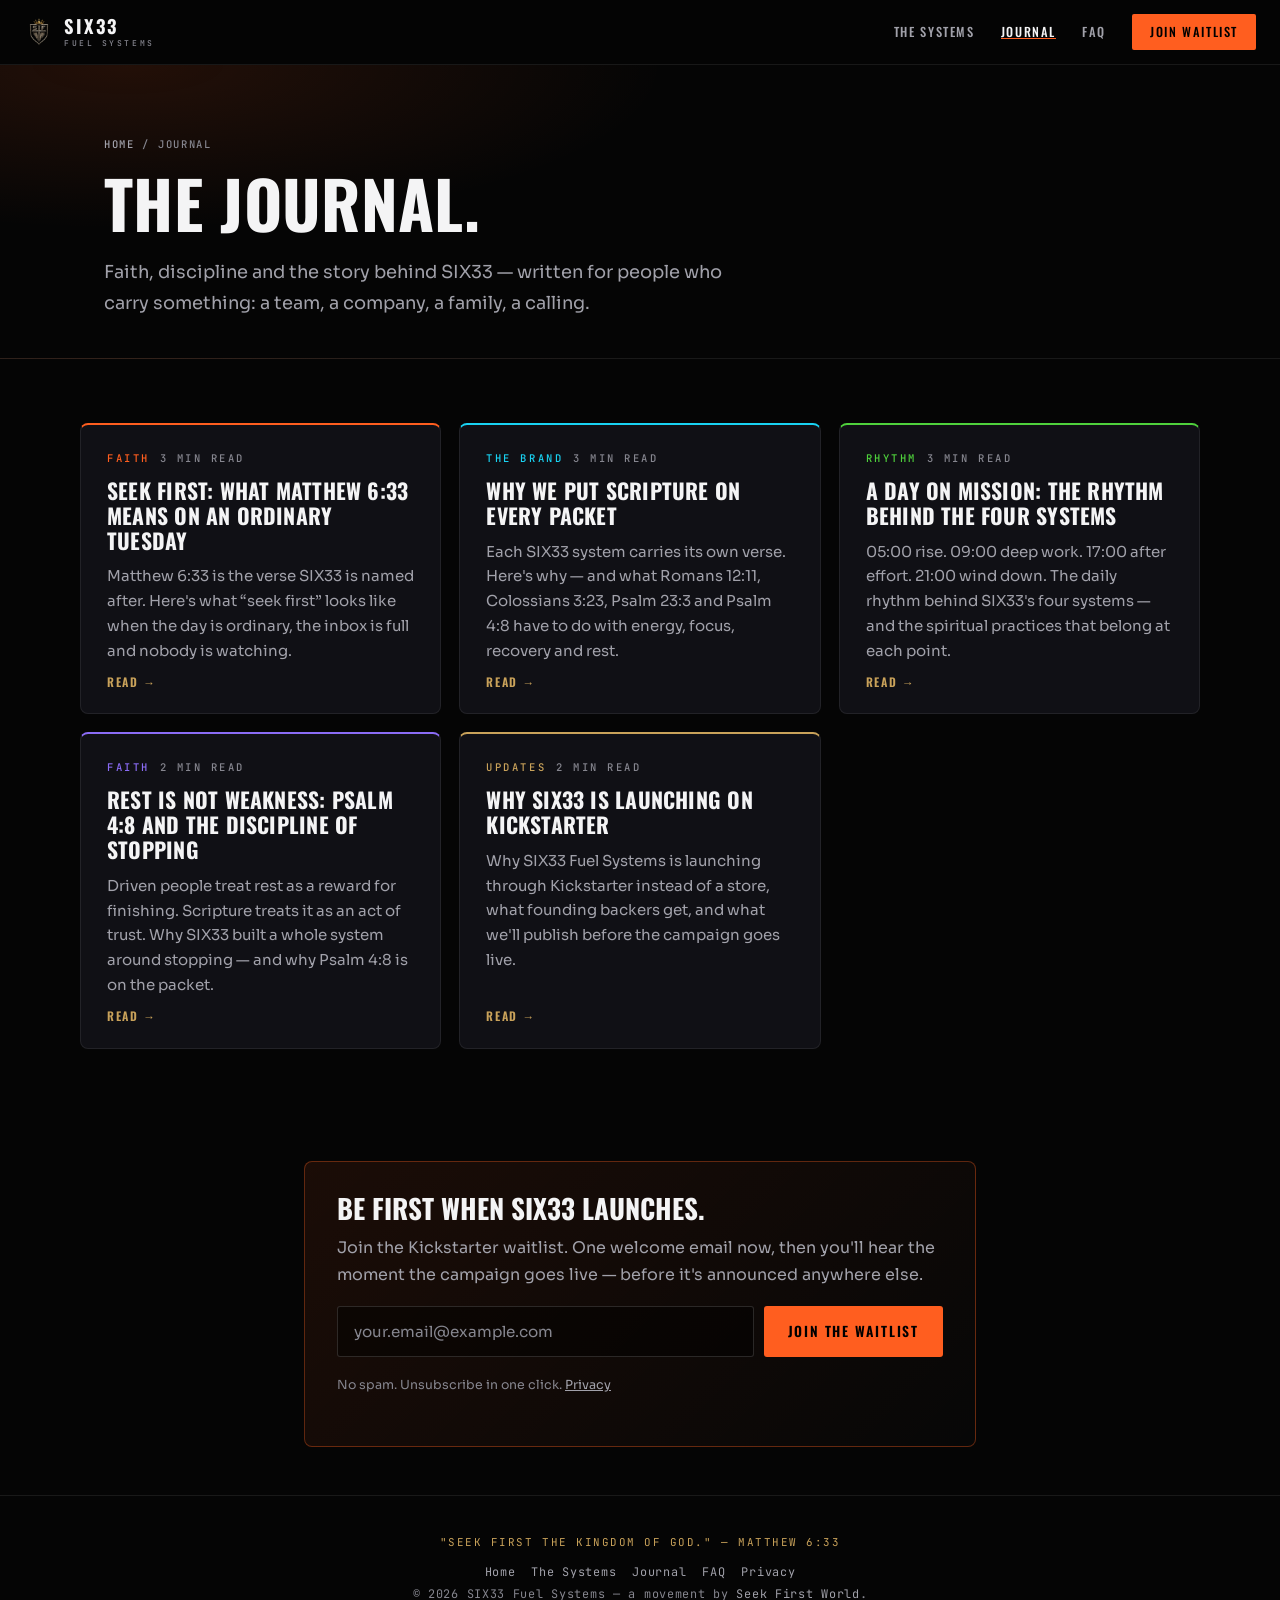
<file: journal/index.html>
<!DOCTYPE html>
<html lang="en">
<head>
<meta charset="UTF-8" />
<meta name="viewport" content="width=device-width, initial-scale=1" />
<title>The Journal — SIX33 Fuel Systems</title>
<meta name="description" content="Faith, discipline and the story behind SIX33 Fuel Systems — four fuel systems with scripture on every packet." />
<link rel="canonical" href="https://www.six33fuel.com/journal" />
<meta name="robots" content="index,follow,max-image-preview:large" />
<meta name="theme-color" content="#050505" />
<meta property="og:site_name" content="SIX33 Fuel Systems" />
<meta property="og:type" content="website" />
<meta property="og:title" content="The Journal — SIX33 Fuel Systems" />
<meta property="og:description" content="Faith, discipline and the story behind SIX33 Fuel Systems — four fuel systems with scripture on every packet." />
<meta property="og:url" content="https://www.six33fuel.com/journal" />
<meta property="og:image" content="https://www.six33fuel.com/og.jpg" />
<meta property="og:image:width" content="1200" />
<meta property="og:image:height" content="630" />
<meta name="twitter:card" content="summary_large_image" />
<meta name="twitter:title" content="The Journal — SIX33 Fuel Systems" />
<meta name="twitter:description" content="Faith, discipline and the story behind SIX33 Fuel Systems — four fuel systems with scripture on every packet." />
<meta name="twitter:image" content="https://www.six33fuel.com/og.jpg" />
<link rel="icon" type="image/png" sizes="32x32" href="/favicon-32.png" />
<link rel="apple-touch-icon" href="/apple-touch-icon.png" />
<link rel="manifest" href="/manifest.webmanifest" />
<link rel="alternate" type="application/rss+xml" title="SIX33 Fuel Journal" href="/journal/feed.xml" />
<link rel="preconnect" href="https://fonts.googleapis.com" />
<link rel="preconnect" href="https://fonts.gstatic.com" crossorigin />
<link href="https://fonts.googleapis.com/css2?family=Oswald:wght@500;600;700&family=Sora:wght@400;600&family=JetBrains+Mono:wght@500&display=swap" rel="stylesheet" />
<link rel="stylesheet" href="/assets/site.css?v=8eff2472" />
<script type="application/ld+json">
{
 "@context": "https://schema.org",
 "@graph": [
  {
   "@type": "Organization",
   "@id": "https://www.six33fuel.com/#organization",
   "name": "SIX33 Fuel Systems",
   "url": "https://www.six33fuel.com/",
   "logo": {
    "@type": "ImageObject",
    "url": "https://www.six33fuel.com/favicon-512.png",
    "width": 512,
    "height": 512
   },
   "image": "https://www.six33fuel.com/og.jpg",
   "slogan": "Fuel Your Purpose. Live On Mission.",
   "description": "Premium powdered fuel systems built to spread the gospel and impact culture. A movement by Seek First World.",
   "parentOrganization": {
    "@type": "Organization",
    "name": "Seek First World",
    "url": "https://www.seekfirst.world"
   },
   "founder": {
    "@id": "https://www.six33fuel.com/#founder"
   }
  },
  {
   "@type": "Person",
   "@id": "https://www.six33fuel.com/#founder",
   "name": "Daniel Ziedins",
   "url": "https://danielziedins.com",
   "jobTitle": "Founder",
   "worksFor": {
    "@id": "https://www.six33fuel.com/#organization"
   }
  },
  {
   "@type": "Blog",
   "@id": "https://www.six33fuel.com/journal#blog",
   "name": "The SIX33 Fuel Journal",
   "url": "https://www.six33fuel.com/journal",
   "description": "Faith, discipline and the story behind SIX33 Fuel Systems.",
   "publisher": {
    "@id": "https://www.six33fuel.com/#organization"
   },
   "blogPost": [
    {
     "@type": "BlogPosting",
     "@id": "https://www.six33fuel.com/journal/seek-first-matthew-6-33-ordinary-tuesday#article",
     "headline": "Seek First: What Matthew 6:33 Means on an Ordinary Tuesday",
     "url": "https://www.six33fuel.com/journal/seek-first-matthew-6-33-ordinary-tuesday",
     "datePublished": "2026-11-16"
    },
    {
     "@type": "BlogPosting",
     "@id": "https://www.six33fuel.com/journal/why-we-put-scripture-on-every-packet#article",
     "headline": "Why We Put Scripture on Every Packet",
     "url": "https://www.six33fuel.com/journal/why-we-put-scripture-on-every-packet",
     "datePublished": "2026-11-16"
    },
    {
     "@type": "BlogPosting",
     "@id": "https://www.six33fuel.com/journal/a-day-on-mission-rhythm-behind-the-four-systems#article",
     "headline": "A Day on Mission: The Rhythm Behind the Four Systems",
     "url": "https://www.six33fuel.com/journal/a-day-on-mission-rhythm-behind-the-four-systems",
     "datePublished": "2026-11-16"
    },
    {
     "@type": "BlogPosting",
     "@id": "https://www.six33fuel.com/journal/rest-is-not-weakness-psalm-4-8#article",
     "headline": "Rest Is Not Weakness: Psalm 4:8 and the Discipline of Stopping",
     "url": "https://www.six33fuel.com/journal/rest-is-not-weakness-psalm-4-8",
     "datePublished": "2026-11-16"
    },
    {
     "@type": "BlogPosting",
     "@id": "https://www.six33fuel.com/journal/why-six33-is-launching-on-kickstarter#article",
     "headline": "Why SIX33 Is Launching on Kickstarter",
     "url": "https://www.six33fuel.com/journal/why-six33-is-launching-on-kickstarter",
     "datePublished": "2026-11-16"
    }
   ]
  },
  {
   "@type": "BreadcrumbList",
   "itemListElement": [
    {
     "@type": "ListItem",
     "position": 1,
     "name": "Home",
     "item": "https://www.six33fuel.com/"
    },
    {
     "@type": "ListItem",
     "position": 2,
     "name": "Journal",
     "item": "https://www.six33fuel.com/journal"
    }
   ]
  }
 ]
}
</script>
</head>
<body>
<a class="skip" href="#main">Skip to content</a>
<header class="top">
  <a class="brand" href="/" aria-label="SIX33 Fuel Systems — home"><img src="/six33-logo.webp" width="30" height="30" alt="" /><span><b>SIX33</b><small>Fuel Systems</small></span></a>
  <nav aria-label="Main">
    <a href="/#products">The Systems</a>
    <a href="/journal" aria-current="page">Journal</a>
    <a href="/#faq">FAQ</a>
    <a class="cta" href="#join" data-cta="header">Join Waitlist</a>
  </nav>
</header>
<main id="main">
  <section class="hero-band">
    <div class="wrap">
      <nav class="crumbs" aria-label="Breadcrumb" style="padding-top:0"><a href="/">Home</a> / Journal</nav>
      <h1 class="title">The Journal.</h1>
      <p class="lead" style="max-width:620px">Faith, discipline and the story behind SIX33 &mdash; written for people who carry something: a team, a company, a family, a calling.</p>
    </div>
  </section>
  <section class="section wrap" aria-label="All posts">
    <div class="cards">
<a class="card" href="/journal/seek-first-matthew-6-33-ordinary-tuesday" style="--accent:#ff5e1f">
  <span class="eyebrow"><span class="cat">Faith</span><span>3 min read</span></span>
  <h3>Seek First: What Matthew 6:33 Means on an Ordinary Tuesday</h3>
  <p>Matthew 6:33 is the verse SIX33 is named after. Here&#39;s what “seek first” looks like when the day is ordinary, the inbox is full and nobody is watching.</p>
  <span class="more">Read &rarr;</span>
</a>
<a class="card" href="/journal/why-we-put-scripture-on-every-packet" style="--accent:#19d3f3">
  <span class="eyebrow"><span class="cat">The Brand</span><span>3 min read</span></span>
  <h3>Why We Put Scripture on Every Packet</h3>
  <p>Each SIX33 system carries its own verse. Here&#39;s why — and what Romans 12:11, Colossians 3:23, Psalm 23:3 and Psalm 4:8 have to do with energy, focus, recovery and rest.</p>
  <span class="more">Read &rarr;</span>
</a>
<a class="card" href="/journal/a-day-on-mission-rhythm-behind-the-four-systems" style="--accent:#4fd13c">
  <span class="eyebrow"><span class="cat">Rhythm</span><span>3 min read</span></span>
  <h3>A Day on Mission: The Rhythm Behind the Four Systems</h3>
  <p>05:00 rise. 09:00 deep work. 17:00 after effort. 21:00 wind down. The daily rhythm behind SIX33&#39;s four systems — and the spiritual practices that belong at each point.</p>
  <span class="more">Read &rarr;</span>
</a>
<a class="card" href="/journal/rest-is-not-weakness-psalm-4-8" style="--accent:#8b6cf6">
  <span class="eyebrow"><span class="cat">Faith</span><span>2 min read</span></span>
  <h3>Rest Is Not Weakness: Psalm 4:8 and the Discipline of Stopping</h3>
  <p>Driven people treat rest as a reward for finishing. Scripture treats it as an act of trust. Why SIX33 built a whole system around stopping — and why Psalm 4:8 is on the packet.</p>
  <span class="more">Read &rarr;</span>
</a>
<a class="card" href="/journal/why-six33-is-launching-on-kickstarter" style="--accent:#c9a25a">
  <span class="eyebrow"><span class="cat">Updates</span><span>2 min read</span></span>
  <h3>Why SIX33 Is Launching on Kickstarter</h3>
  <p>Why SIX33 Fuel Systems is launching through Kickstarter instead of a store, what founding backers get, and what we&#39;ll publish before the campaign goes live.</p>
  <span class="more">Read &rarr;</span>
</a>
    </div>
  </section>
  <div class="narrow"><section class="join" id="join" aria-labelledby="join-h">
  <h2 id="join-h">Be first when SIX33 launches.</h2>
  <p>Join the Kickstarter waitlist. One welcome email now, then you'll hear the moment the campaign goes live &mdash; before it's announced anywhere else.</p>
  <form data-join="journal:index" novalidate>
    <label class="sr-only" for="join-email">Email address</label>
    <input id="join-email" type="email" name="email" placeholder="your.email@example.com" autocomplete="email" required maxlength="254" />
    <div class="trap" aria-hidden="true"><label>Website <input type="text" name="website" tabindex="-1" autocomplete="off" /></label></div>
    <button type="submit">Join The Waitlist</button>
  </form>
  <p class="msg" role="status"></p>
  <div class="share"><label class="sr-only" for="join-share">Your share link</label><input id="join-share" type="text" readonly /><p class="fine"><button type="button" data-copy class="btn-line" style="margin-top:10px;cursor:pointer;background:none">Copy link</button></p></div>
  <p class="fine">No spam. Unsubscribe in one click. <a href="/privacy">Privacy</a></p>
</section></div>
</main>
<footer class="foot">
  <div class="verse">"Seek first the Kingdom of God." &mdash; Matthew 6:33</div>
  <a href="/">Home</a><a href="/#products">The Systems</a><a href="/journal">Journal</a><a href="/#faq">FAQ</a><a href="/privacy">Privacy</a>
  <div>&copy; 2026 SIX33 Fuel Systems &mdash; a movement by <a href="https://www.seekfirst.world" style="margin:0">Seek First World</a>.</div>
</footer>
<script src="/assets/journal.js?v=83d3f843" defer></script>
</body>
</html>
</file>
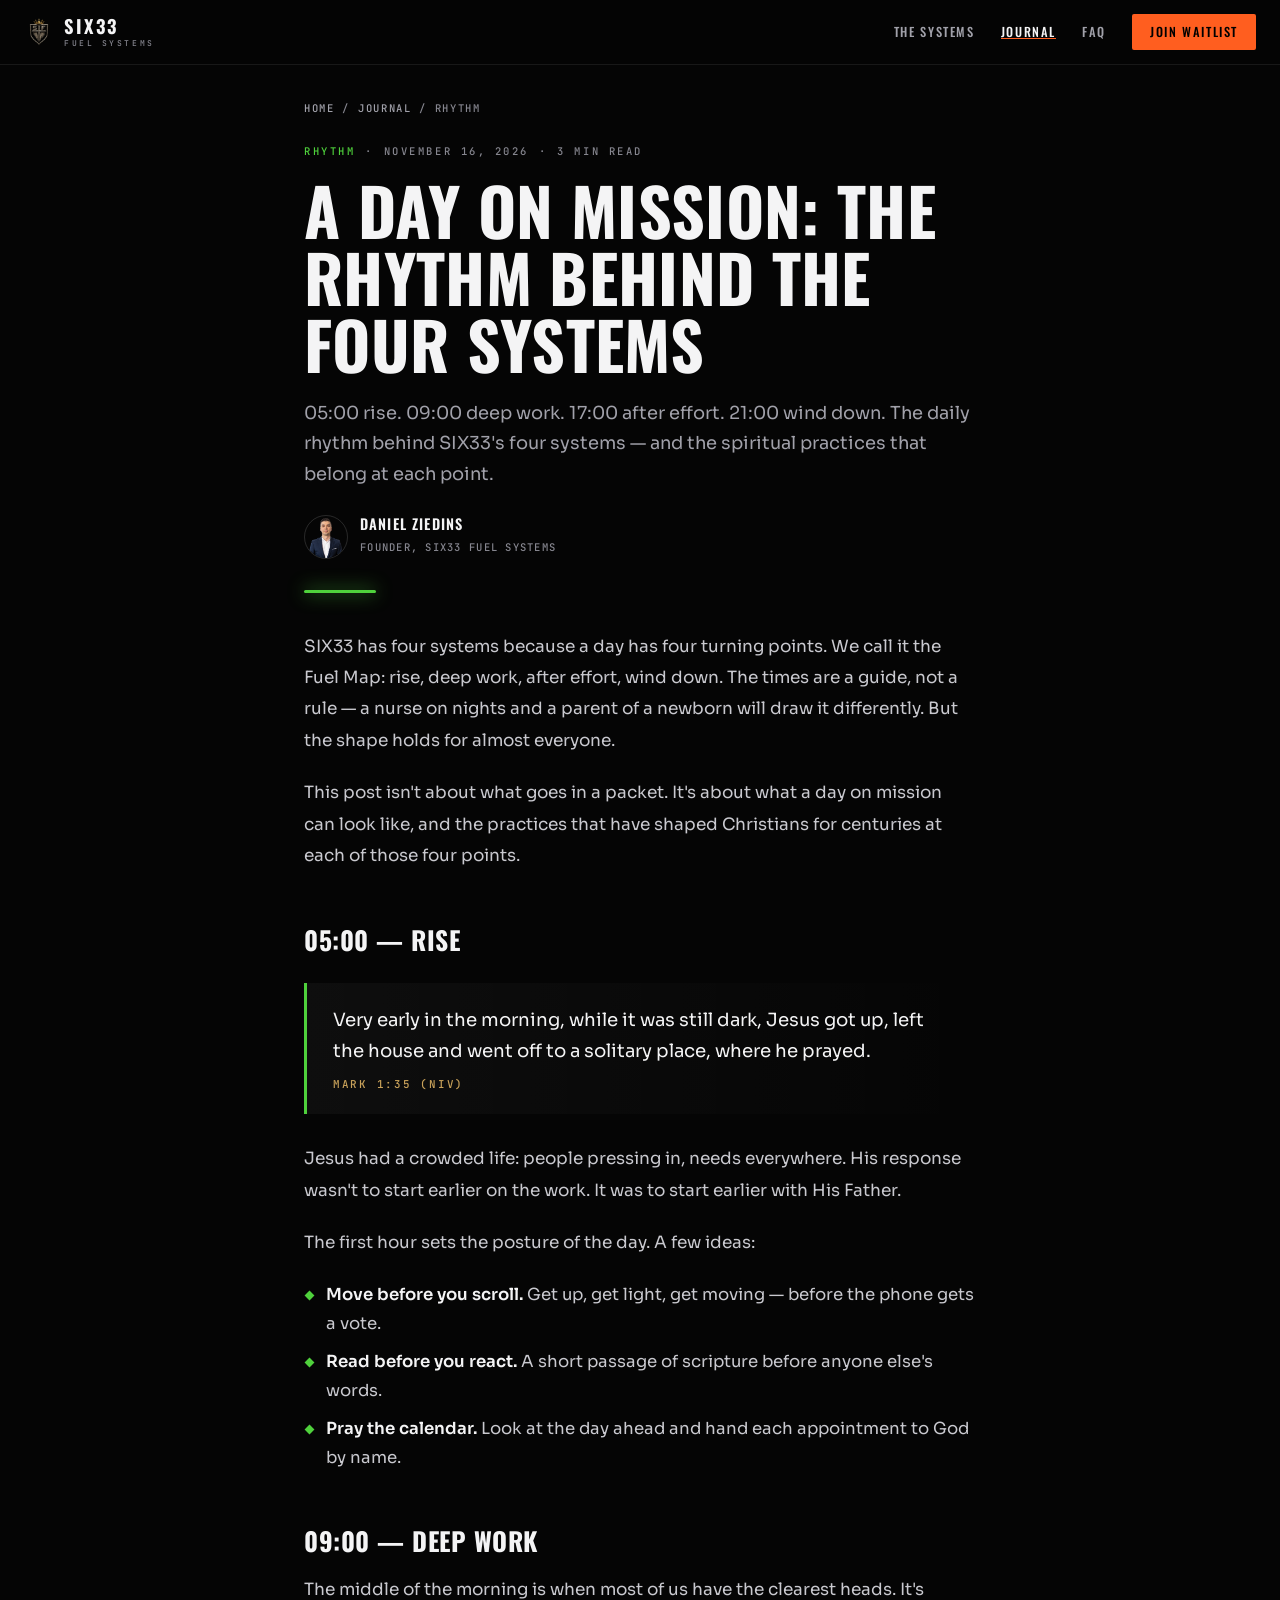
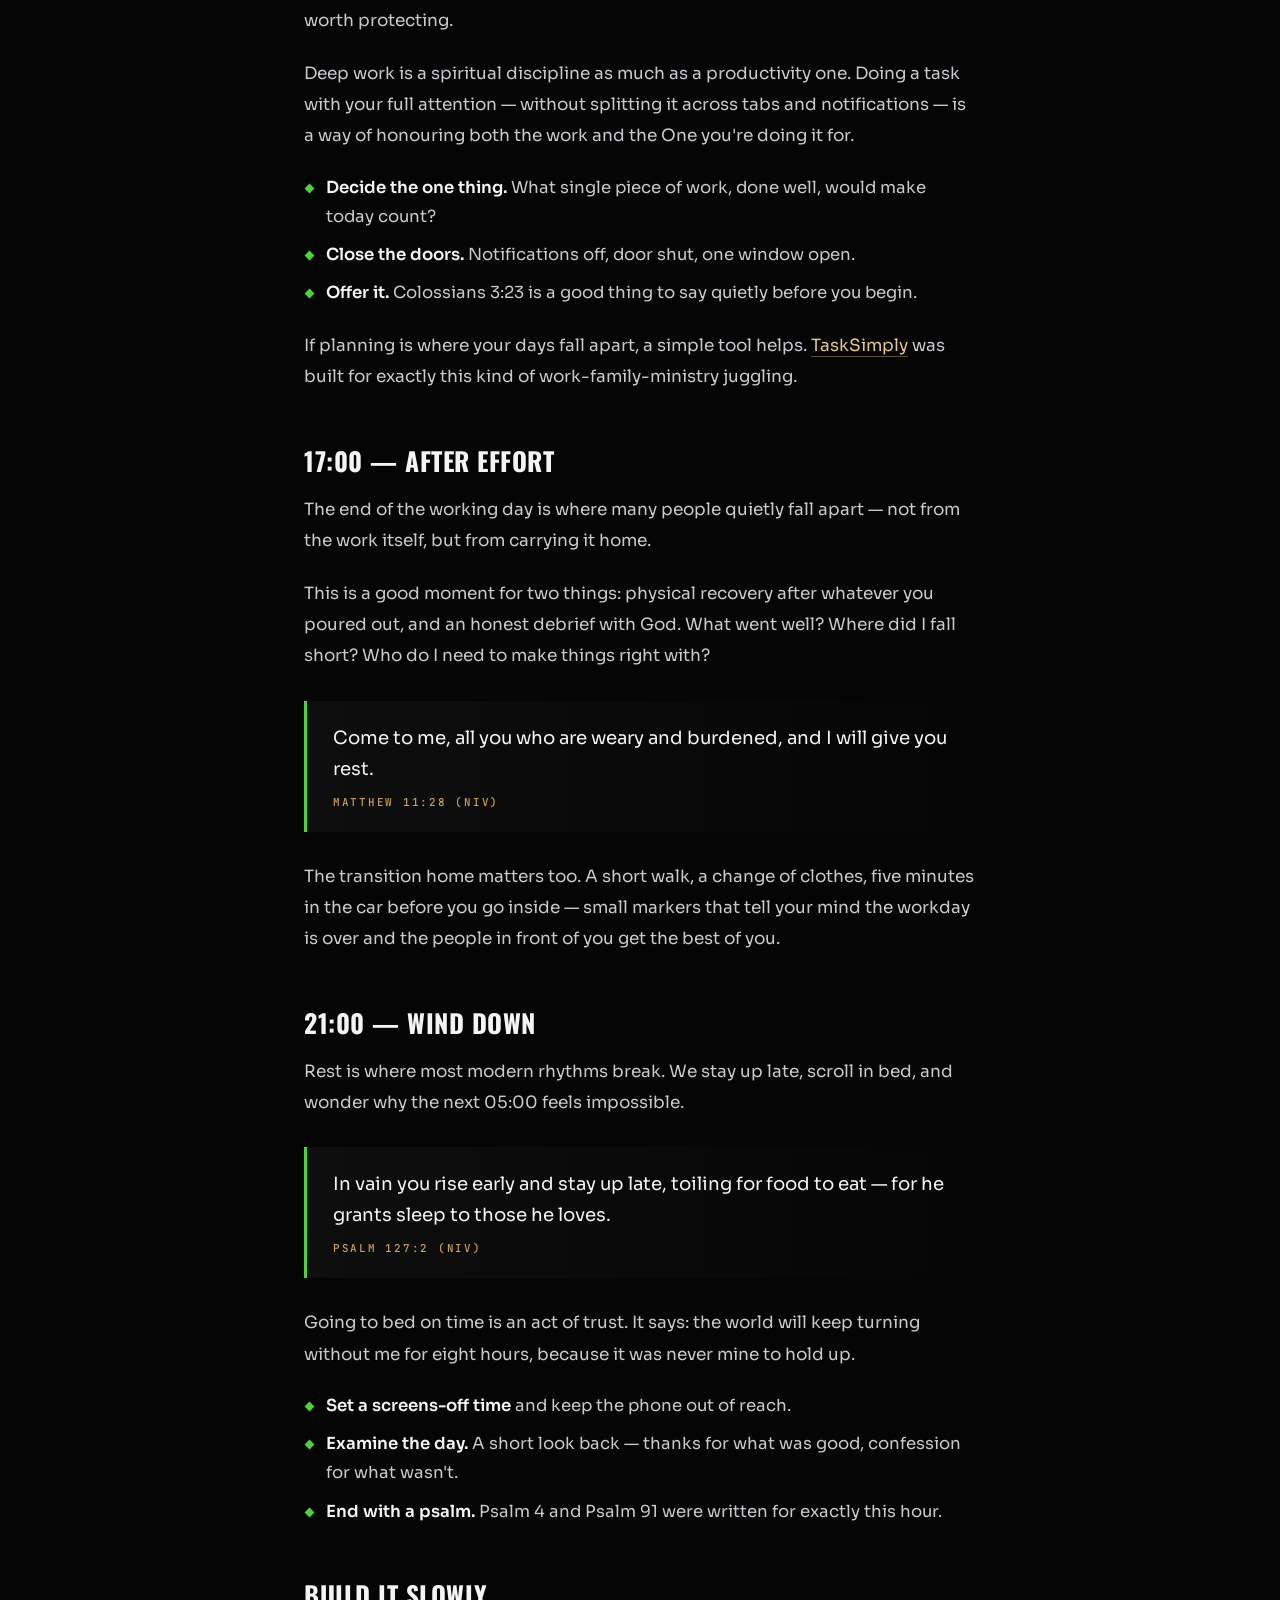
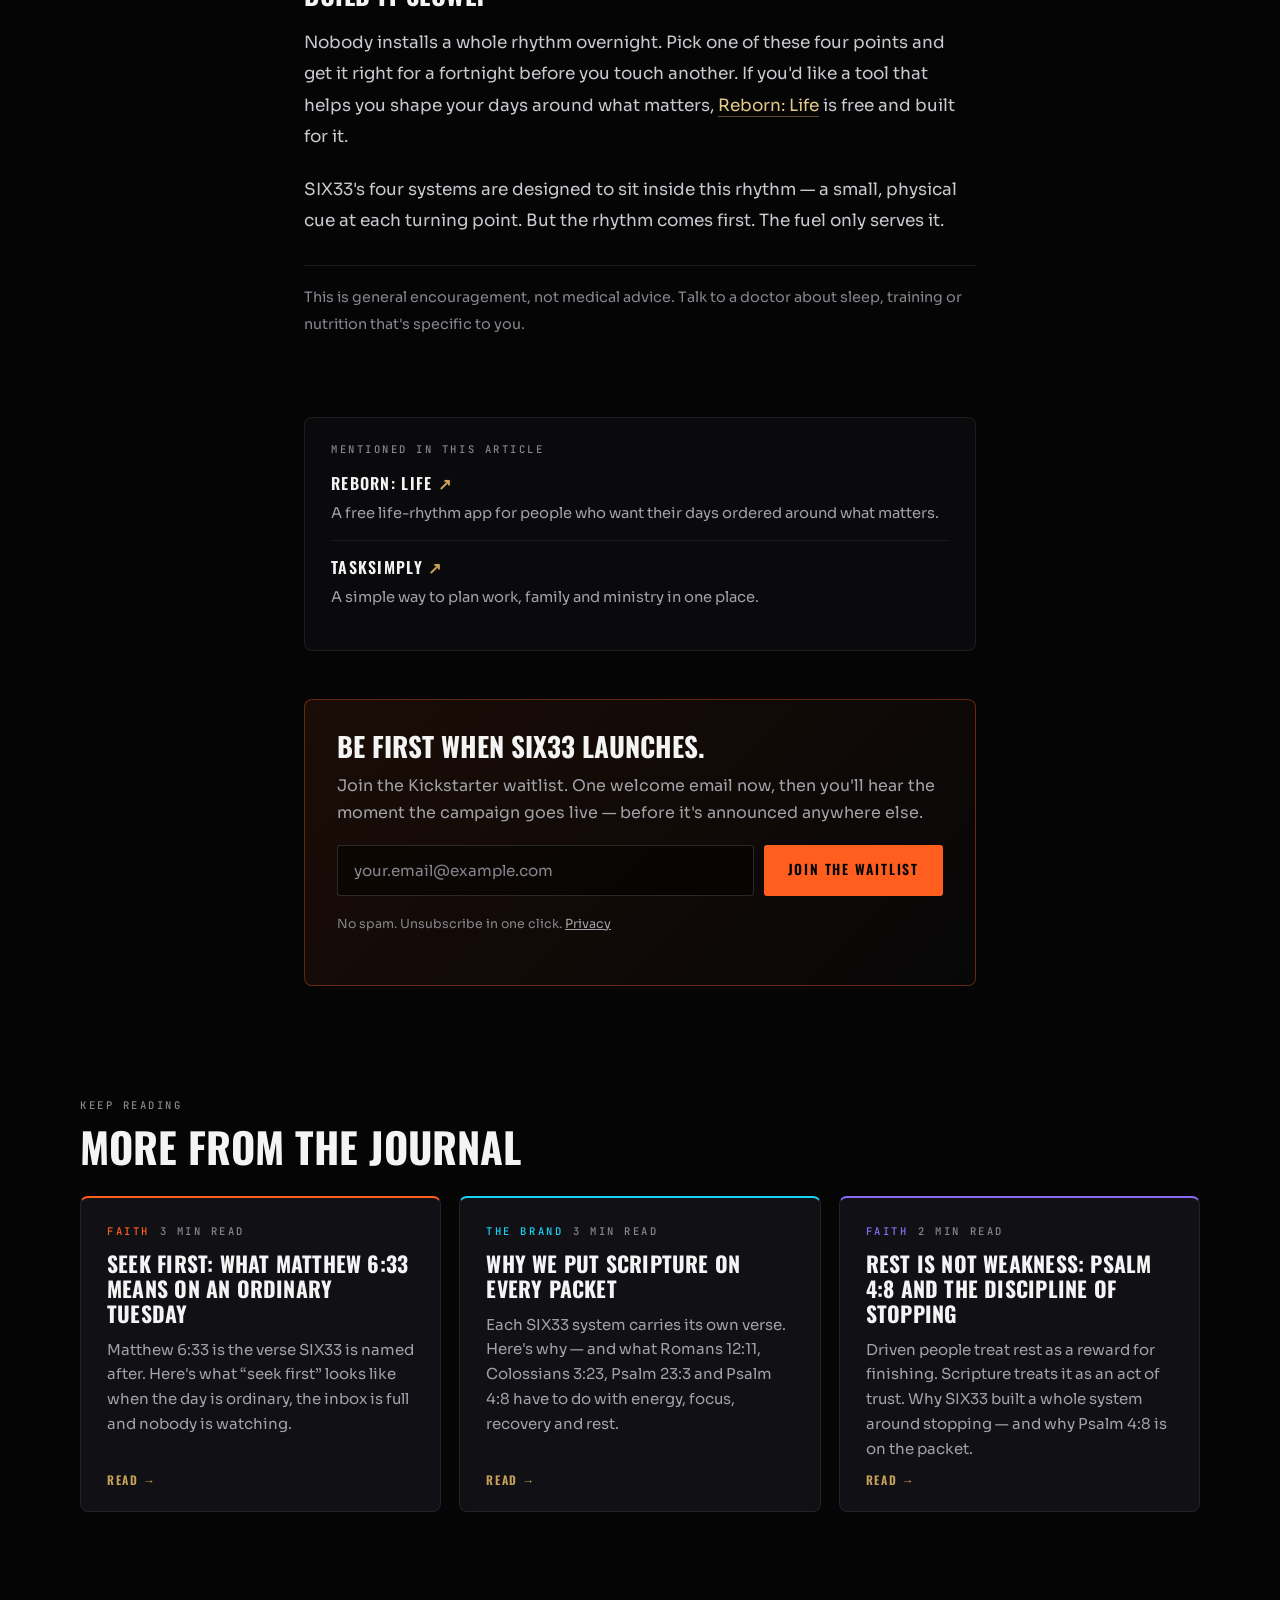
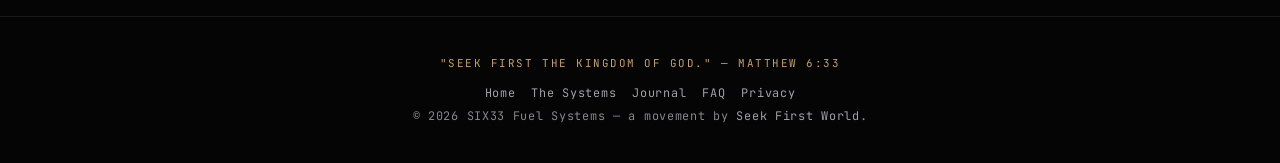
<file: journal/a-day-on-mission-rhythm-behind-the-four-systems/index.html>
<!DOCTYPE html>
<html lang="en">
<head>
<meta charset="UTF-8" />
<meta name="viewport" content="width=device-width, initial-scale=1" />
<title>A Day on Mission: The Rhythm Behind the Four Systems — SIX33 Fuel Journal</title>
<meta name="description" content="05:00 rise. 09:00 deep work. 17:00 after effort. 21:00 wind down. The daily rhythm behind SIX33&#39;s four systems — and the spiritual practices that belong at each point." />
<link rel="canonical" href="https://www.six33fuel.com/journal/a-day-on-mission-rhythm-behind-the-four-systems" />
<meta name="robots" content="index,follow,max-image-preview:large" />
<meta name="theme-color" content="#050505" />
<meta property="og:site_name" content="SIX33 Fuel Systems" />
<meta property="og:type" content="article" />
<meta property="og:title" content="A Day on Mission: The Rhythm Behind the Four Systems — SIX33 Fuel Journal" />
<meta property="og:description" content="05:00 rise. 09:00 deep work. 17:00 after effort. 21:00 wind down. The daily rhythm behind SIX33&#39;s four systems — and the spiritual practices that belong at each point." />
<meta property="og:url" content="https://www.six33fuel.com/journal/a-day-on-mission-rhythm-behind-the-four-systems" />
<meta property="og:image" content="https://www.six33fuel.com/journal/a-day-on-mission-rhythm-behind-the-four-systems/og.jpg" />
<meta property="og:image:width" content="1200" />
<meta property="og:image:height" content="630" />
<meta name="twitter:card" content="summary_large_image" />
<meta name="twitter:title" content="A Day on Mission: The Rhythm Behind the Four Systems — SIX33 Fuel Journal" />
<meta name="twitter:description" content="05:00 rise. 09:00 deep work. 17:00 after effort. 21:00 wind down. The daily rhythm behind SIX33&#39;s four systems — and the spiritual practices that belong at each point." />
<meta name="twitter:image" content="https://www.six33fuel.com/journal/a-day-on-mission-rhythm-behind-the-four-systems/og.jpg" />
<meta property="article:published_time" content="2026-11-16" />
<meta property="article:author" content="Daniel Ziedins" />
<meta property="article:section" content="Rhythm" />
<link rel="icon" type="image/png" sizes="32x32" href="/favicon-32.png" />
<link rel="apple-touch-icon" href="/apple-touch-icon.png" />
<link rel="manifest" href="/manifest.webmanifest" />
<link rel="alternate" type="application/rss+xml" title="SIX33 Fuel Journal" href="/journal/feed.xml" />
<link rel="preconnect" href="https://fonts.googleapis.com" />
<link rel="preconnect" href="https://fonts.gstatic.com" crossorigin />
<link href="https://fonts.googleapis.com/css2?family=Oswald:wght@500;600;700&family=Sora:wght@400;600&family=JetBrains+Mono:wght@500&display=swap" rel="stylesheet" />
<link rel="stylesheet" href="/assets/site.css?v=8eff2472" />
<script type="application/ld+json">
{
 "@context": "https://schema.org",
 "@graph": [
  {
   "@type": "Organization",
   "@id": "https://www.six33fuel.com/#organization",
   "name": "SIX33 Fuel Systems",
   "url": "https://www.six33fuel.com/",
   "logo": {
    "@type": "ImageObject",
    "url": "https://www.six33fuel.com/favicon-512.png",
    "width": 512,
    "height": 512
   },
   "image": "https://www.six33fuel.com/og.jpg",
   "slogan": "Fuel Your Purpose. Live On Mission.",
   "description": "Premium powdered fuel systems built to spread the gospel and impact culture. A movement by Seek First World.",
   "parentOrganization": {
    "@type": "Organization",
    "name": "Seek First World",
    "url": "https://www.seekfirst.world"
   },
   "founder": {
    "@id": "https://www.six33fuel.com/#founder"
   }
  },
  {
   "@type": "Person",
   "@id": "https://www.six33fuel.com/#founder",
   "name": "Daniel Ziedins",
   "url": "https://danielziedins.com",
   "jobTitle": "Founder",
   "worksFor": {
    "@id": "https://www.six33fuel.com/#organization"
   }
  },
  {
   "@type": "BlogPosting",
   "@id": "https://www.six33fuel.com/journal/a-day-on-mission-rhythm-behind-the-four-systems#article",
   "headline": "A Day on Mission: The Rhythm Behind the Four Systems",
   "description": "05:00 rise. 09:00 deep work. 17:00 after effort. 21:00 wind down. The daily rhythm behind SIX33's four systems — and the spiritual practices that belong at each point.",
   "url": "https://www.six33fuel.com/journal/a-day-on-mission-rhythm-behind-the-four-systems",
   "mainEntityOfPage": "https://www.six33fuel.com/journal/a-day-on-mission-rhythm-behind-the-four-systems",
   "image": "https://www.six33fuel.com/journal/a-day-on-mission-rhythm-behind-the-four-systems/og.jpg",
   "datePublished": "2026-11-16",
   "dateModified": "2026-11-16",
   "articleSection": "Rhythm",
   "wordCount": 689,
   "inLanguage": "en",
   "author": {
    "@id": "https://www.six33fuel.com/#founder"
   },
   "publisher": {
    "@id": "https://www.six33fuel.com/#organization"
   },
   "isPartOf": {
    "@id": "https://www.six33fuel.com/journal#blog"
   }
  },
  {
   "@type": "BreadcrumbList",
   "itemListElement": [
    {
     "@type": "ListItem",
     "position": 1,
     "name": "Home",
     "item": "https://www.six33fuel.com/"
    },
    {
     "@type": "ListItem",
     "position": 2,
     "name": "Journal",
     "item": "https://www.six33fuel.com/journal"
    },
    {
     "@type": "ListItem",
     "position": 3,
     "name": "A Day on Mission: The Rhythm Behind the Four Systems",
     "item": "https://www.six33fuel.com/journal/a-day-on-mission-rhythm-behind-the-four-systems"
    }
   ]
  }
 ]
}
</script>
</head>
<body style="--accent:#4fd13c">
<a class="skip" href="#main">Skip to content</a>
<header class="top">
  <a class="brand" href="/" aria-label="SIX33 Fuel Systems — home"><img src="/six33-logo.webp" width="30" height="30" alt="" /><span><b>SIX33</b><small>Fuel Systems</small></span></a>
  <nav aria-label="Main">
    <a href="/#products">The Systems</a>
    <a href="/journal" aria-current="page">Journal</a>
    <a href="/#faq">FAQ</a>
    <a class="cta" href="#join" data-cta="header">Join Waitlist</a>
  </nav>
</header>
<main id="main">
  <article class="narrow">
    <nav class="crumbs" aria-label="Breadcrumb"><a href="/">Home</a> / <a href="/journal">Journal</a> / Rhythm</nav>
    <div class="eyebrow" style="margin-top:28px"><span class="cat">Rhythm</span><span>&middot;</span><time datetime="2026-11-16">November 16, 2026</time><span>&middot;</span><span>3 min read</span></div>
    <h1 class="title">A Day on Mission: The Rhythm Behind the Four Systems</h1>
    <p class="lead">05:00 rise. 09:00 deep work. 17:00 after effort. 21:00 wind down. The daily rhythm behind SIX33&#39;s four systems — and the spiritual practices that belong at each point.</p>
    <div class="byline"><img src="/founder.webp" width="44" height="44" alt="" loading="lazy" /><div><b><a href="/#founder" style="text-decoration:none">Daniel Ziedins</a></b><span>Founder, SIX33 Fuel Systems</span></div></div>
    <div class="accent-bar" aria-hidden="true"></div>
    <div class="prose">
<p>SIX33 has four systems because a day has four turning points. We call it the Fuel Map: rise, deep work, after effort, wind down. The times are a guide, not a rule — a nurse on nights and a parent of a newborn will draw it differently. But the shape holds for almost everyone.</p>
<p>This post isn&#39;t about what goes in a packet. It&#39;s about what a day on mission can look like, and the practices that have shaped Christians for centuries at each of those four points.</p>
<h2>05:00 — Rise</h2>
<blockquote><p>Very early in the morning, while it was still dark, Jesus got up, left the house and went off to a solitary place, where he prayed.</p><cite>Mark 1:35 (NIV)</cite></blockquote>
<p>Jesus had a crowded life: people pressing in, needs everywhere. His response wasn&#39;t to start earlier on the work. It was to start earlier with His Father.</p>
<p>The first hour sets the posture of the day. A few ideas:</p>
<ul><li><strong>Move before you scroll.</strong> Get up, get light, get moving — before the phone gets a vote.</li><li><strong>Read before you react.</strong> A short passage of scripture before anyone else&#39;s words.</li><li><strong>Pray the calendar.</strong> Look at the day ahead and hand each appointment to God by name.</li></ul>
<h2>09:00 — Deep work</h2>
<p>The middle of the morning is when most of us have the clearest heads. It&#39;s worth protecting.</p>
<p>Deep work is a spiritual discipline as much as a productivity one. Doing a task with your full attention — without splitting it across tabs and notifications — is a way of honouring both the work and the One you&#39;re doing it for.</p>
<ul><li><strong>Decide the one thing.</strong> What single piece of work, done well, would make today count?</li><li><strong>Close the doors.</strong> Notifications off, door shut, one window open.</li><li><strong>Offer it.</strong> Colossians 3:23 is a good thing to say quietly before you begin.</li></ul>
<p>If planning is where your days fall apart, a simple tool helps. <a href="https://www.tasksimply.com" target="_blank" rel="noopener">TaskSimply</a> was built for exactly this kind of work-family-ministry juggling.</p>
<h2>17:00 — After effort</h2>
<p>The end of the working day is where many people quietly fall apart — not from the work itself, but from carrying it home.</p>
<p>This is a good moment for two things: physical recovery after whatever you poured out, and an honest debrief with God. What went well? Where did I fall short? Who do I need to make things right with?</p>
<blockquote><p>Come to me, all you who are weary and burdened, and I will give you rest.</p><cite>Matthew 11:28 (NIV)</cite></blockquote>
<p>The transition home matters too. A short walk, a change of clothes, five minutes in the car before you go inside — small markers that tell your mind the workday is over and the people in front of you get the best of you.</p>
<h2>21:00 — Wind down</h2>
<p>Rest is where most modern rhythms break. We stay up late, scroll in bed, and wonder why the next 05:00 feels impossible.</p>
<blockquote><p>In vain you rise early and stay up late, toiling for food to eat — for he grants sleep to those he loves.</p><cite>Psalm 127:2 (NIV)</cite></blockquote>
<p>Going to bed on time is an act of trust. It says: the world will keep turning without me for eight hours, because it was never mine to hold up.</p>
<ul><li><strong>Set a screens-off time</strong> and keep the phone out of reach.</li><li><strong>Examine the day.</strong> A short look back — thanks for what was good, confession for what wasn&#39;t.</li><li><strong>End with a psalm.</strong> Psalm 4 and Psalm 91 were written for exactly this hour.</li></ul>
<h2>Build it slowly</h2>
<p>Nobody installs a whole rhythm overnight. Pick one of these four points and get it right for a fortnight before you touch another. If you&#39;d like a tool that helps you shape your days around what matters, <a href="https://www.rebornlife.app" target="_blank" rel="noopener">Reborn: Life</a> is free and built for it.</p>
<p>SIX33&#39;s four systems are designed to sit inside this rhythm — a small, physical cue at each turning point. But the rhythm comes first. The fuel only serves it.</p>
<p class="note">This is general encouragement, not medical advice. Talk to a doctor about sleep, training or nutrition that&#39;s specific to you.</p>
    </div>
    <aside class="related" aria-labelledby="rel-h"><h2 id="rel-h">Mentioned in this article</h2>
      <a href="https://www.rebornlife.app" target="_blank" rel="noopener"><b>Reborn: Life</b><span>A free life-rhythm app for people who want their days ordered around what matters.</span></a>
      <a href="https://www.tasksimply.com" target="_blank" rel="noopener"><b>TaskSimply</b><span>A simple way to plan work, family and ministry in one place.</span></a>
    </aside>
    <section class="join" id="join" aria-labelledby="join-h">
  <h2 id="join-h">Be first when SIX33 launches.</h2>
  <p>Join the Kickstarter waitlist. One welcome email now, then you'll hear the moment the campaign goes live &mdash; before it's announced anywhere else.</p>
  <form data-join="journal:a-day-on-mission-rhythm-behind-the-four-systems" novalidate>
    <label class="sr-only" for="join-email">Email address</label>
    <input id="join-email" type="email" name="email" placeholder="your.email@example.com" autocomplete="email" required maxlength="254" />
    <div class="trap" aria-hidden="true"><label>Website <input type="text" name="website" tabindex="-1" autocomplete="off" /></label></div>
    <button type="submit">Join The Waitlist</button>
  </form>
  <p class="msg" role="status"></p>
  <div class="share"><label class="sr-only" for="join-share">Your share link</label><input id="join-share" type="text" readonly /><p class="fine"><button type="button" data-copy class="btn-line" style="margin-top:10px;cursor:pointer;background:none">Copy link</button></p></div>
  <p class="fine">No spam. Unsubscribe in one click. <a href="/privacy">Privacy</a></p>
</section>
  </article>
  <section class="section wrap" aria-labelledby="more-h">
    <div class="eyebrow">Keep Reading</div>
    <h2 class="section-title" id="more-h">More From The Journal</h2>
    <div class="cards">
<a class="card" href="/journal/seek-first-matthew-6-33-ordinary-tuesday" style="--accent:#ff5e1f">
  <span class="eyebrow"><span class="cat">Faith</span><span>3 min read</span></span>
  <h3>Seek First: What Matthew 6:33 Means on an Ordinary Tuesday</h3>
  <p>Matthew 6:33 is the verse SIX33 is named after. Here&#39;s what “seek first” looks like when the day is ordinary, the inbox is full and nobody is watching.</p>
  <span class="more">Read &rarr;</span>
</a>
<a class="card" href="/journal/why-we-put-scripture-on-every-packet" style="--accent:#19d3f3">
  <span class="eyebrow"><span class="cat">The Brand</span><span>3 min read</span></span>
  <h3>Why We Put Scripture on Every Packet</h3>
  <p>Each SIX33 system carries its own verse. Here&#39;s why — and what Romans 12:11, Colossians 3:23, Psalm 23:3 and Psalm 4:8 have to do with energy, focus, recovery and rest.</p>
  <span class="more">Read &rarr;</span>
</a>
<a class="card" href="/journal/rest-is-not-weakness-psalm-4-8" style="--accent:#8b6cf6">
  <span class="eyebrow"><span class="cat">Faith</span><span>2 min read</span></span>
  <h3>Rest Is Not Weakness: Psalm 4:8 and the Discipline of Stopping</h3>
  <p>Driven people treat rest as a reward for finishing. Scripture treats it as an act of trust. Why SIX33 built a whole system around stopping — and why Psalm 4:8 is on the packet.</p>
  <span class="more">Read &rarr;</span>
</a>
    </div>
  </section>
</main>
<footer class="foot">
  <div class="verse">"Seek first the Kingdom of God." &mdash; Matthew 6:33</div>
  <a href="/">Home</a><a href="/#products">The Systems</a><a href="/journal">Journal</a><a href="/#faq">FAQ</a><a href="/privacy">Privacy</a>
  <div>&copy; 2026 SIX33 Fuel Systems &mdash; a movement by <a href="https://www.seekfirst.world" style="margin:0">Seek First World</a>.</div>
</footer>
<script src="/assets/journal.js?v=83d3f843" defer></script>
</body>
</html>
</file>
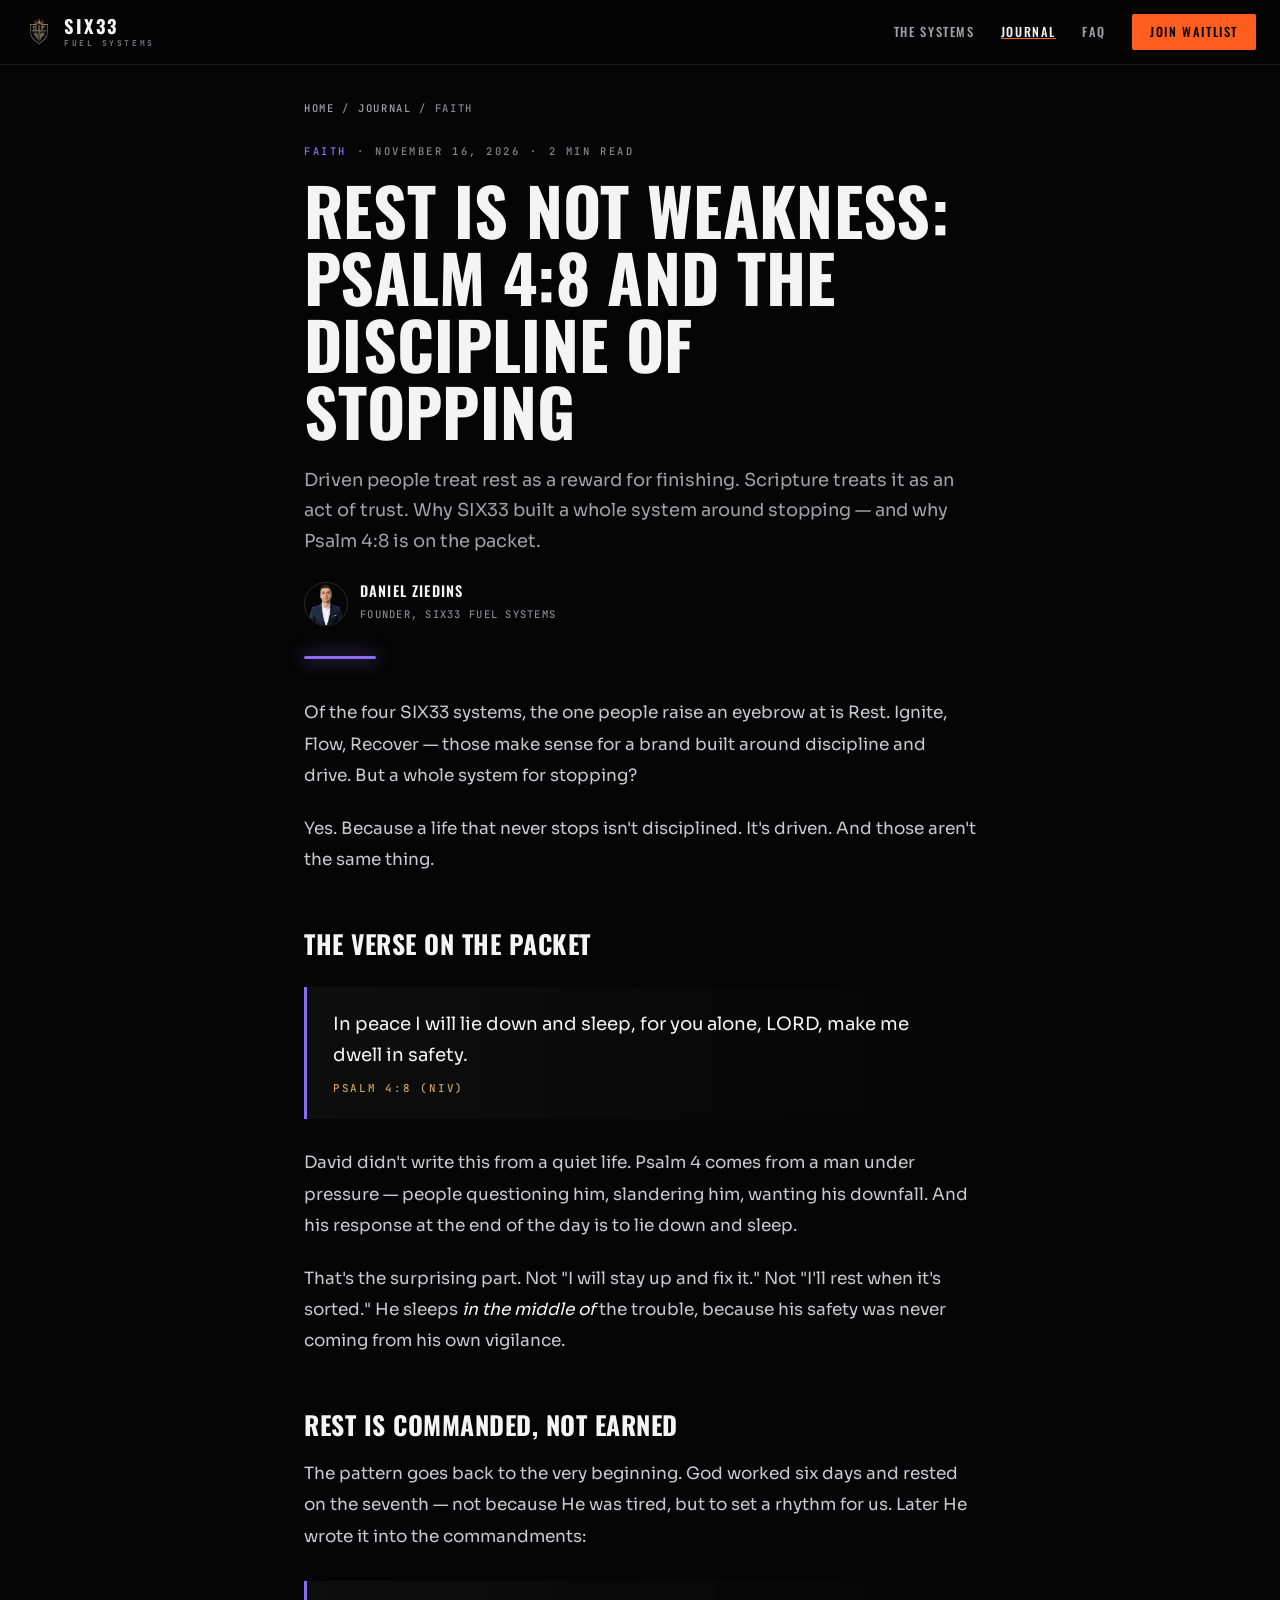
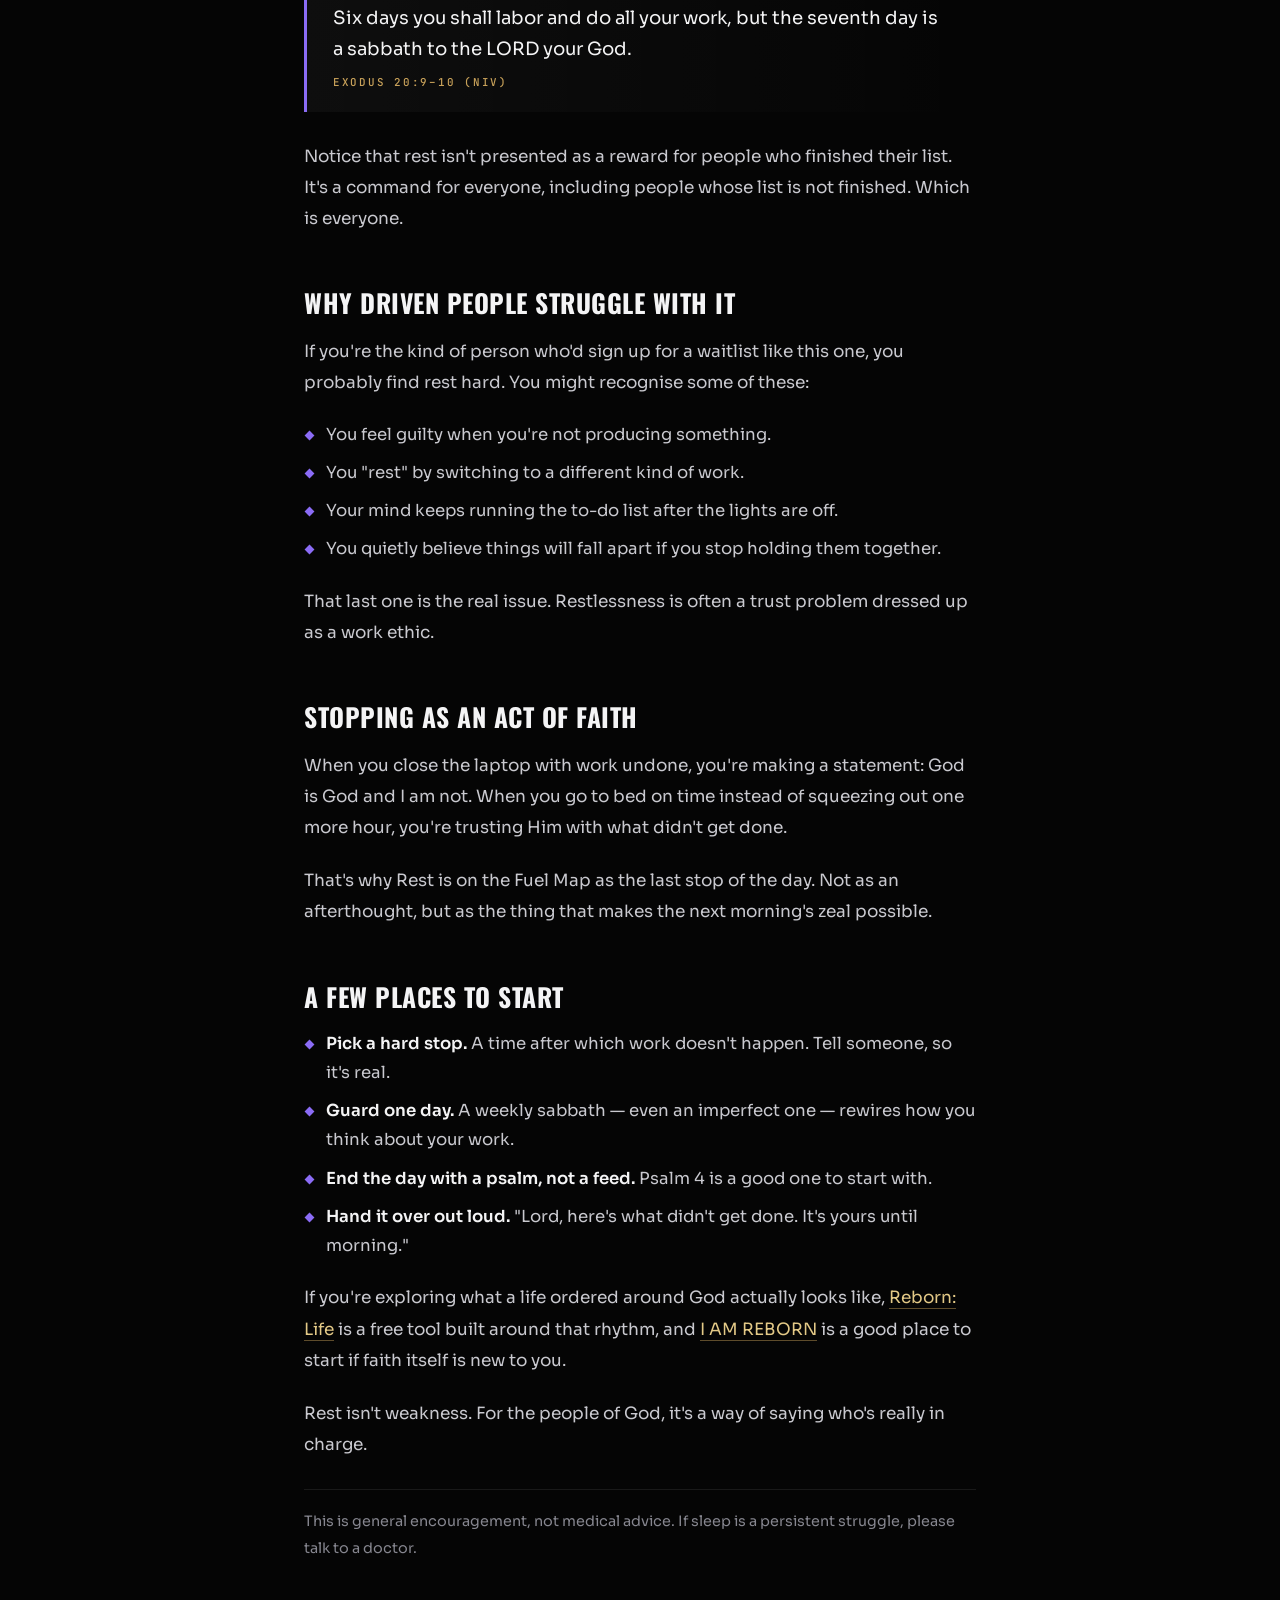
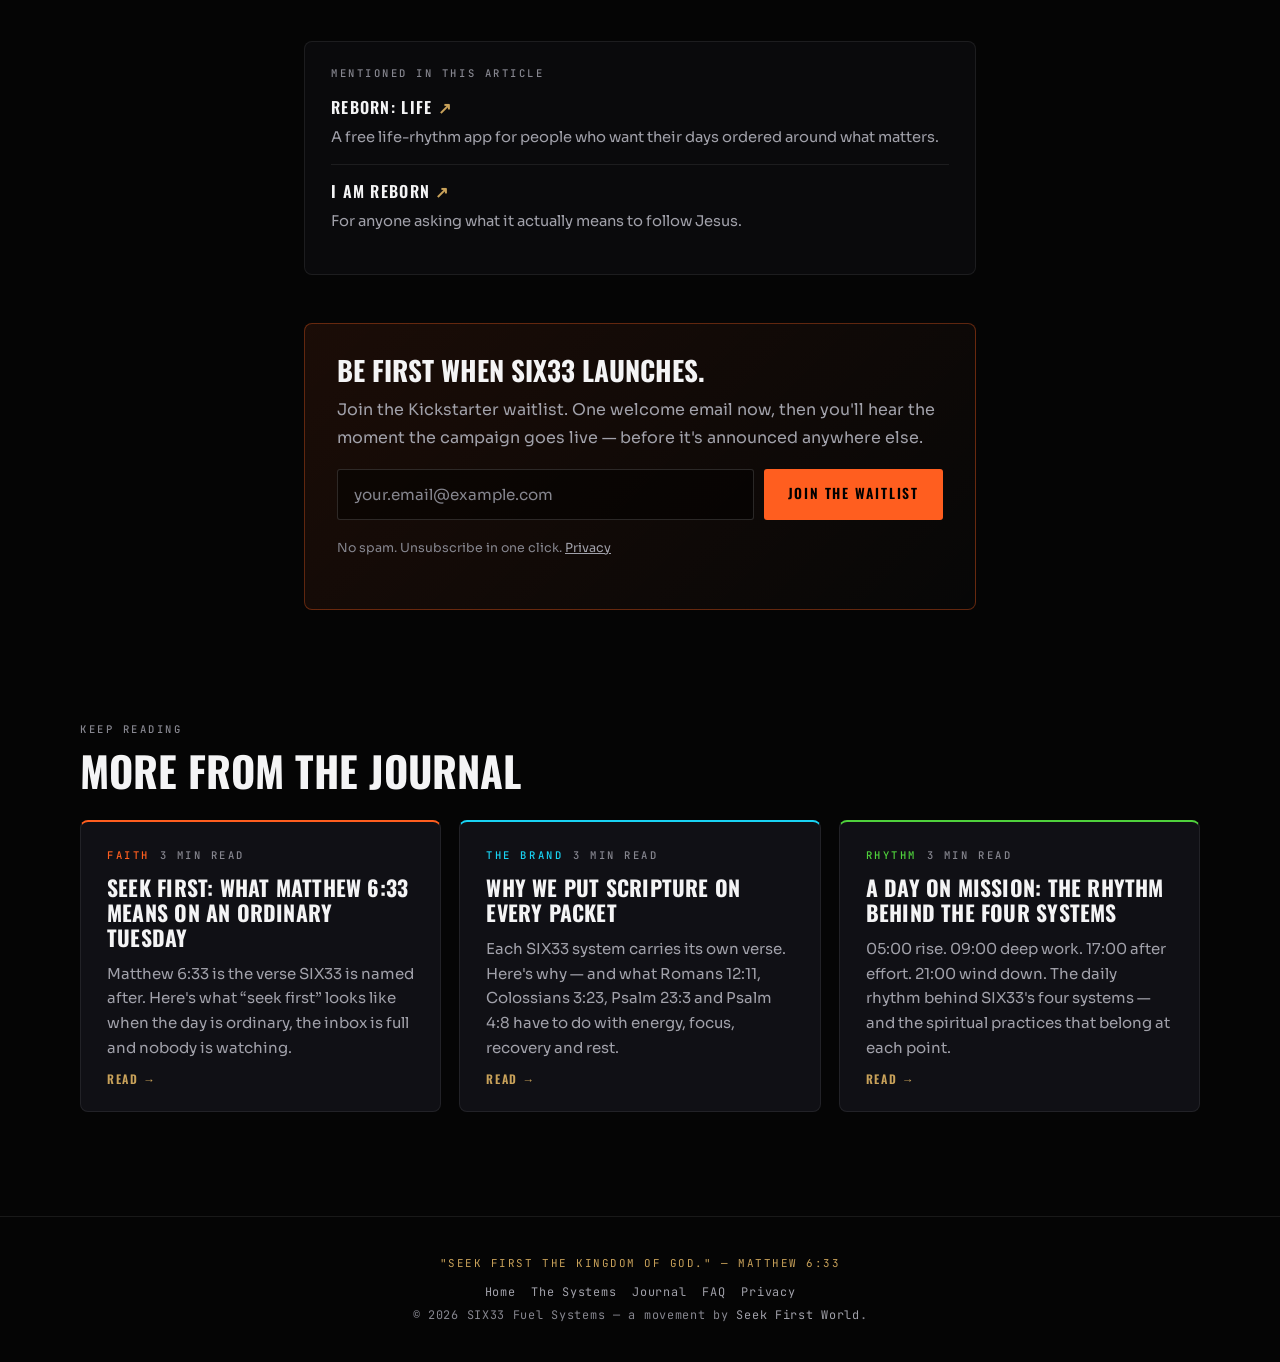
<file: journal/rest-is-not-weakness-psalm-4-8/index.html>
<!DOCTYPE html>
<html lang="en">
<head>
<meta charset="UTF-8" />
<meta name="viewport" content="width=device-width, initial-scale=1" />
<title>Rest Is Not Weakness: Psalm 4:8 and the Discipline of Stopping — SIX33 Fuel Journal</title>
<meta name="description" content="Driven people treat rest as a reward for finishing. Scripture treats it as an act of trust. Why SIX33 built a whole system around stopping — and why Psalm 4:8 is on the packet." />
<link rel="canonical" href="https://www.six33fuel.com/journal/rest-is-not-weakness-psalm-4-8" />
<meta name="robots" content="index,follow,max-image-preview:large" />
<meta name="theme-color" content="#050505" />
<meta property="og:site_name" content="SIX33 Fuel Systems" />
<meta property="og:type" content="article" />
<meta property="og:title" content="Rest Is Not Weakness: Psalm 4:8 and the Discipline of Stopping — SIX33 Fuel Journal" />
<meta property="og:description" content="Driven people treat rest as a reward for finishing. Scripture treats it as an act of trust. Why SIX33 built a whole system around stopping — and why Psalm 4:8 is on the packet." />
<meta property="og:url" content="https://www.six33fuel.com/journal/rest-is-not-weakness-psalm-4-8" />
<meta property="og:image" content="https://www.six33fuel.com/journal/rest-is-not-weakness-psalm-4-8/og.jpg" />
<meta property="og:image:width" content="1200" />
<meta property="og:image:height" content="630" />
<meta name="twitter:card" content="summary_large_image" />
<meta name="twitter:title" content="Rest Is Not Weakness: Psalm 4:8 and the Discipline of Stopping — SIX33 Fuel Journal" />
<meta name="twitter:description" content="Driven people treat rest as a reward for finishing. Scripture treats it as an act of trust. Why SIX33 built a whole system around stopping — and why Psalm 4:8 is on the packet." />
<meta name="twitter:image" content="https://www.six33fuel.com/journal/rest-is-not-weakness-psalm-4-8/og.jpg" />
<meta property="article:published_time" content="2026-11-16" />
<meta property="article:author" content="Daniel Ziedins" />
<meta property="article:section" content="Faith" />
<link rel="icon" type="image/png" sizes="32x32" href="/favicon-32.png" />
<link rel="apple-touch-icon" href="/apple-touch-icon.png" />
<link rel="manifest" href="/manifest.webmanifest" />
<link rel="alternate" type="application/rss+xml" title="SIX33 Fuel Journal" href="/journal/feed.xml" />
<link rel="preconnect" href="https://fonts.googleapis.com" />
<link rel="preconnect" href="https://fonts.gstatic.com" crossorigin />
<link href="https://fonts.googleapis.com/css2?family=Oswald:wght@500;600;700&family=Sora:wght@400;600&family=JetBrains+Mono:wght@500&display=swap" rel="stylesheet" />
<link rel="stylesheet" href="/assets/site.css?v=8eff2472" />
<script type="application/ld+json">
{
 "@context": "https://schema.org",
 "@graph": [
  {
   "@type": "Organization",
   "@id": "https://www.six33fuel.com/#organization",
   "name": "SIX33 Fuel Systems",
   "url": "https://www.six33fuel.com/",
   "logo": {
    "@type": "ImageObject",
    "url": "https://www.six33fuel.com/favicon-512.png",
    "width": 512,
    "height": 512
   },
   "image": "https://www.six33fuel.com/og.jpg",
   "slogan": "Fuel Your Purpose. Live On Mission.",
   "description": "Premium powdered fuel systems built to spread the gospel and impact culture. A movement by Seek First World.",
   "parentOrganization": {
    "@type": "Organization",
    "name": "Seek First World",
    "url": "https://www.seekfirst.world"
   },
   "founder": {
    "@id": "https://www.six33fuel.com/#founder"
   }
  },
  {
   "@type": "Person",
   "@id": "https://www.six33fuel.com/#founder",
   "name": "Daniel Ziedins",
   "url": "https://danielziedins.com",
   "jobTitle": "Founder",
   "worksFor": {
    "@id": "https://www.six33fuel.com/#organization"
   }
  },
  {
   "@type": "BlogPosting",
   "@id": "https://www.six33fuel.com/journal/rest-is-not-weakness-psalm-4-8#article",
   "headline": "Rest Is Not Weakness: Psalm 4:8 and the Discipline of Stopping",
   "description": "Driven people treat rest as a reward for finishing. Scripture treats it as an act of trust. Why SIX33 built a whole system around stopping — and why Psalm 4:8 is on the packet.",
   "url": "https://www.six33fuel.com/journal/rest-is-not-weakness-psalm-4-8",
   "mainEntityOfPage": "https://www.six33fuel.com/journal/rest-is-not-weakness-psalm-4-8",
   "image": "https://www.six33fuel.com/journal/rest-is-not-weakness-psalm-4-8/og.jpg",
   "datePublished": "2026-11-16",
   "dateModified": "2026-11-16",
   "articleSection": "Faith",
   "wordCount": 572,
   "inLanguage": "en",
   "author": {
    "@id": "https://www.six33fuel.com/#founder"
   },
   "publisher": {
    "@id": "https://www.six33fuel.com/#organization"
   },
   "isPartOf": {
    "@id": "https://www.six33fuel.com/journal#blog"
   }
  },
  {
   "@type": "BreadcrumbList",
   "itemListElement": [
    {
     "@type": "ListItem",
     "position": 1,
     "name": "Home",
     "item": "https://www.six33fuel.com/"
    },
    {
     "@type": "ListItem",
     "position": 2,
     "name": "Journal",
     "item": "https://www.six33fuel.com/journal"
    },
    {
     "@type": "ListItem",
     "position": 3,
     "name": "Rest Is Not Weakness: Psalm 4:8 and the Discipline of Stopping",
     "item": "https://www.six33fuel.com/journal/rest-is-not-weakness-psalm-4-8"
    }
   ]
  }
 ]
}
</script>
</head>
<body style="--accent:#8b6cf6">
<a class="skip" href="#main">Skip to content</a>
<header class="top">
  <a class="brand" href="/" aria-label="SIX33 Fuel Systems — home"><img src="/six33-logo.webp" width="30" height="30" alt="" /><span><b>SIX33</b><small>Fuel Systems</small></span></a>
  <nav aria-label="Main">
    <a href="/#products">The Systems</a>
    <a href="/journal" aria-current="page">Journal</a>
    <a href="/#faq">FAQ</a>
    <a class="cta" href="#join" data-cta="header">Join Waitlist</a>
  </nav>
</header>
<main id="main">
  <article class="narrow">
    <nav class="crumbs" aria-label="Breadcrumb"><a href="/">Home</a> / <a href="/journal">Journal</a> / Faith</nav>
    <div class="eyebrow" style="margin-top:28px"><span class="cat">Faith</span><span>&middot;</span><time datetime="2026-11-16">November 16, 2026</time><span>&middot;</span><span>2 min read</span></div>
    <h1 class="title">Rest Is Not Weakness: Psalm 4:8 and the Discipline of Stopping</h1>
    <p class="lead">Driven people treat rest as a reward for finishing. Scripture treats it as an act of trust. Why SIX33 built a whole system around stopping — and why Psalm 4:8 is on the packet.</p>
    <div class="byline"><img src="/founder.webp" width="44" height="44" alt="" loading="lazy" /><div><b><a href="/#founder" style="text-decoration:none">Daniel Ziedins</a></b><span>Founder, SIX33 Fuel Systems</span></div></div>
    <div class="accent-bar" aria-hidden="true"></div>
    <div class="prose">
<p>Of the four SIX33 systems, the one people raise an eyebrow at is Rest. Ignite, Flow, Recover — those make sense for a brand built around discipline and drive. But a whole system for stopping?</p>
<p>Yes. Because a life that never stops isn&#39;t disciplined. It&#39;s driven. And those aren&#39;t the same thing.</p>
<h2>The verse on the packet</h2>
<blockquote><p>In peace I will lie down and sleep, for you alone, LORD, make me dwell in safety.</p><cite>Psalm 4:8 (NIV)</cite></blockquote>
<p>David didn&#39;t write this from a quiet life. Psalm 4 comes from a man under pressure — people questioning him, slandering him, wanting his downfall. And his response at the end of the day is to lie down and sleep.</p>
<p>That&#39;s the surprising part. Not &quot;I will stay up and fix it.&quot; Not &quot;I&#39;ll rest when it&#39;s sorted.&quot; He sleeps <em>in the middle of</em> the trouble, because his safety was never coming from his own vigilance.</p>
<h2>Rest is commanded, not earned</h2>
<p>The pattern goes back to the very beginning. God worked six days and rested on the seventh — not because He was tired, but to set a rhythm for us. Later He wrote it into the commandments:</p>
<blockquote><p>Six days you shall labor and do all your work, but the seventh day is a sabbath to the LORD your God.</p><cite>Exodus 20:9–10 (NIV)</cite></blockquote>
<p>Notice that rest isn&#39;t presented as a reward for people who finished their list. It&#39;s a command for everyone, including people whose list is not finished. Which is everyone.</p>
<h2>Why driven people struggle with it</h2>
<p>If you&#39;re the kind of person who&#39;d sign up for a waitlist like this one, you probably find rest hard. You might recognise some of these:</p>
<ul><li>You feel guilty when you&#39;re not producing something.</li><li>You &quot;rest&quot; by switching to a different kind of work.</li><li>Your mind keeps running the to-do list after the lights are off.</li><li>You quietly believe things will fall apart if you stop holding them together.</li></ul>
<p>That last one is the real issue. Restlessness is often a trust problem dressed up as a work ethic.</p>
<h2>Stopping as an act of faith</h2>
<p>When you close the laptop with work undone, you&#39;re making a statement: God is God and I am not. When you go to bed on time instead of squeezing out one more hour, you&#39;re trusting Him with what didn&#39;t get done.</p>
<p>That&#39;s why Rest is on the Fuel Map as the last stop of the day. Not as an afterthought, but as the thing that makes the next morning&#39;s zeal possible.</p>
<h2>A few places to start</h2>
<ul><li><strong>Pick a hard stop.</strong> A time after which work doesn&#39;t happen. Tell someone, so it&#39;s real.</li><li><strong>Guard one day.</strong> A weekly sabbath — even an imperfect one — rewires how you think about your work.</li><li><strong>End the day with a psalm, not a feed.</strong> Psalm 4 is a good one to start with.</li><li><strong>Hand it over out loud.</strong> &quot;Lord, here&#39;s what didn&#39;t get done. It&#39;s yours until morning.&quot;</li></ul>
<p>If you&#39;re exploring what a life ordered around God actually looks like, <a href="https://www.rebornlife.app" target="_blank" rel="noopener">Reborn: Life</a> is a free tool built around that rhythm, and <a href="https://www.iamreborn.net" target="_blank" rel="noopener">I AM REBORN</a> is a good place to start if faith itself is new to you.</p>
<p>Rest isn&#39;t weakness. For the people of God, it&#39;s a way of saying who&#39;s really in charge.</p>
<p class="note">This is general encouragement, not medical advice. If sleep is a persistent struggle, please talk to a doctor.</p>
    </div>
    <aside class="related" aria-labelledby="rel-h"><h2 id="rel-h">Mentioned in this article</h2>
      <a href="https://www.rebornlife.app" target="_blank" rel="noopener"><b>Reborn: Life</b><span>A free life-rhythm app for people who want their days ordered around what matters.</span></a>
      <a href="https://www.iamreborn.net" target="_blank" rel="noopener"><b>I AM REBORN</b><span>For anyone asking what it actually means to follow Jesus.</span></a>
    </aside>
    <section class="join" id="join" aria-labelledby="join-h">
  <h2 id="join-h">Be first when SIX33 launches.</h2>
  <p>Join the Kickstarter waitlist. One welcome email now, then you'll hear the moment the campaign goes live &mdash; before it's announced anywhere else.</p>
  <form data-join="journal:rest-is-not-weakness-psalm-4-8" novalidate>
    <label class="sr-only" for="join-email">Email address</label>
    <input id="join-email" type="email" name="email" placeholder="your.email@example.com" autocomplete="email" required maxlength="254" />
    <div class="trap" aria-hidden="true"><label>Website <input type="text" name="website" tabindex="-1" autocomplete="off" /></label></div>
    <button type="submit">Join The Waitlist</button>
  </form>
  <p class="msg" role="status"></p>
  <div class="share"><label class="sr-only" for="join-share">Your share link</label><input id="join-share" type="text" readonly /><p class="fine"><button type="button" data-copy class="btn-line" style="margin-top:10px;cursor:pointer;background:none">Copy link</button></p></div>
  <p class="fine">No spam. Unsubscribe in one click. <a href="/privacy">Privacy</a></p>
</section>
  </article>
  <section class="section wrap" aria-labelledby="more-h">
    <div class="eyebrow">Keep Reading</div>
    <h2 class="section-title" id="more-h">More From The Journal</h2>
    <div class="cards">
<a class="card" href="/journal/seek-first-matthew-6-33-ordinary-tuesday" style="--accent:#ff5e1f">
  <span class="eyebrow"><span class="cat">Faith</span><span>3 min read</span></span>
  <h3>Seek First: What Matthew 6:33 Means on an Ordinary Tuesday</h3>
  <p>Matthew 6:33 is the verse SIX33 is named after. Here&#39;s what “seek first” looks like when the day is ordinary, the inbox is full and nobody is watching.</p>
  <span class="more">Read &rarr;</span>
</a>
<a class="card" href="/journal/why-we-put-scripture-on-every-packet" style="--accent:#19d3f3">
  <span class="eyebrow"><span class="cat">The Brand</span><span>3 min read</span></span>
  <h3>Why We Put Scripture on Every Packet</h3>
  <p>Each SIX33 system carries its own verse. Here&#39;s why — and what Romans 12:11, Colossians 3:23, Psalm 23:3 and Psalm 4:8 have to do with energy, focus, recovery and rest.</p>
  <span class="more">Read &rarr;</span>
</a>
<a class="card" href="/journal/a-day-on-mission-rhythm-behind-the-four-systems" style="--accent:#4fd13c">
  <span class="eyebrow"><span class="cat">Rhythm</span><span>3 min read</span></span>
  <h3>A Day on Mission: The Rhythm Behind the Four Systems</h3>
  <p>05:00 rise. 09:00 deep work. 17:00 after effort. 21:00 wind down. The daily rhythm behind SIX33&#39;s four systems — and the spiritual practices that belong at each point.</p>
  <span class="more">Read &rarr;</span>
</a>
    </div>
  </section>
</main>
<footer class="foot">
  <div class="verse">"Seek first the Kingdom of God." &mdash; Matthew 6:33</div>
  <a href="/">Home</a><a href="/#products">The Systems</a><a href="/journal">Journal</a><a href="/#faq">FAQ</a><a href="/privacy">Privacy</a>
  <div>&copy; 2026 SIX33 Fuel Systems &mdash; a movement by <a href="https://www.seekfirst.world" style="margin:0">Seek First World</a>.</div>
</footer>
<script src="/assets/journal.js?v=83d3f843" defer></script>
</body>
</html>
</file>
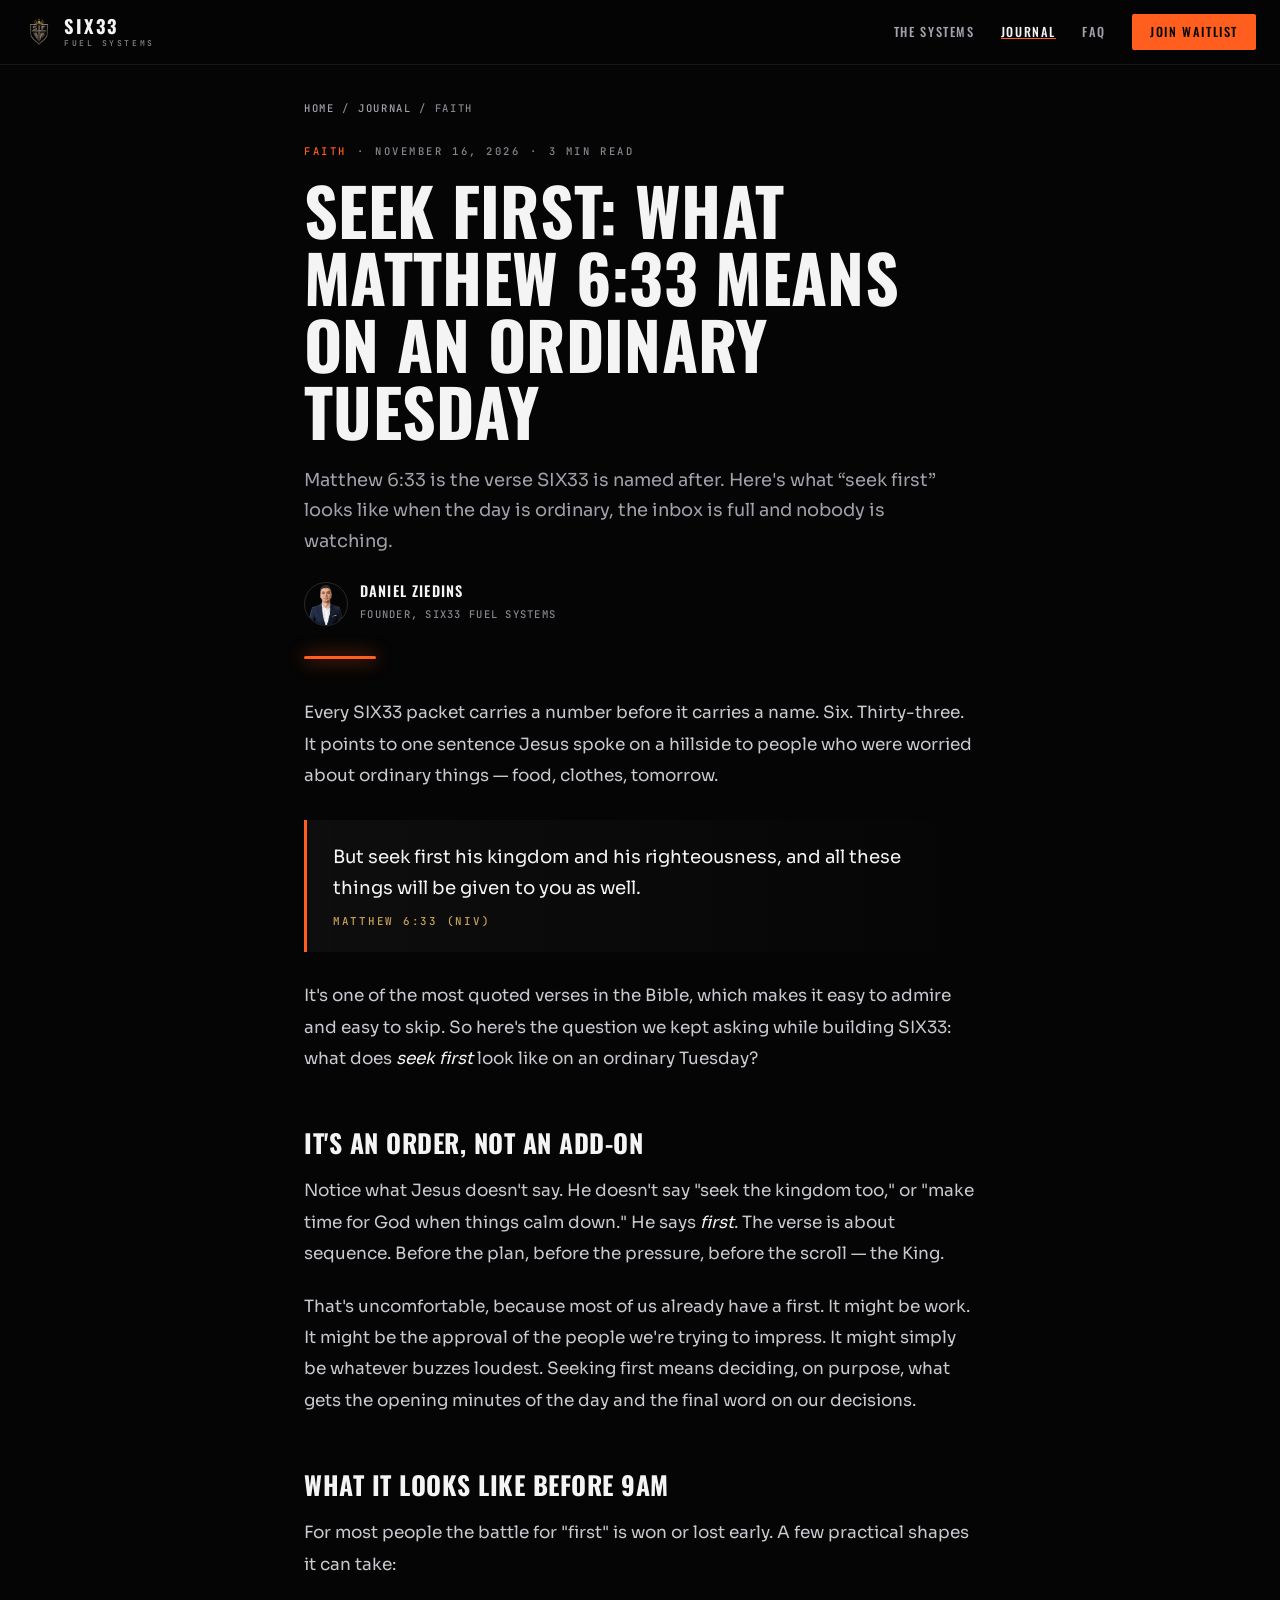
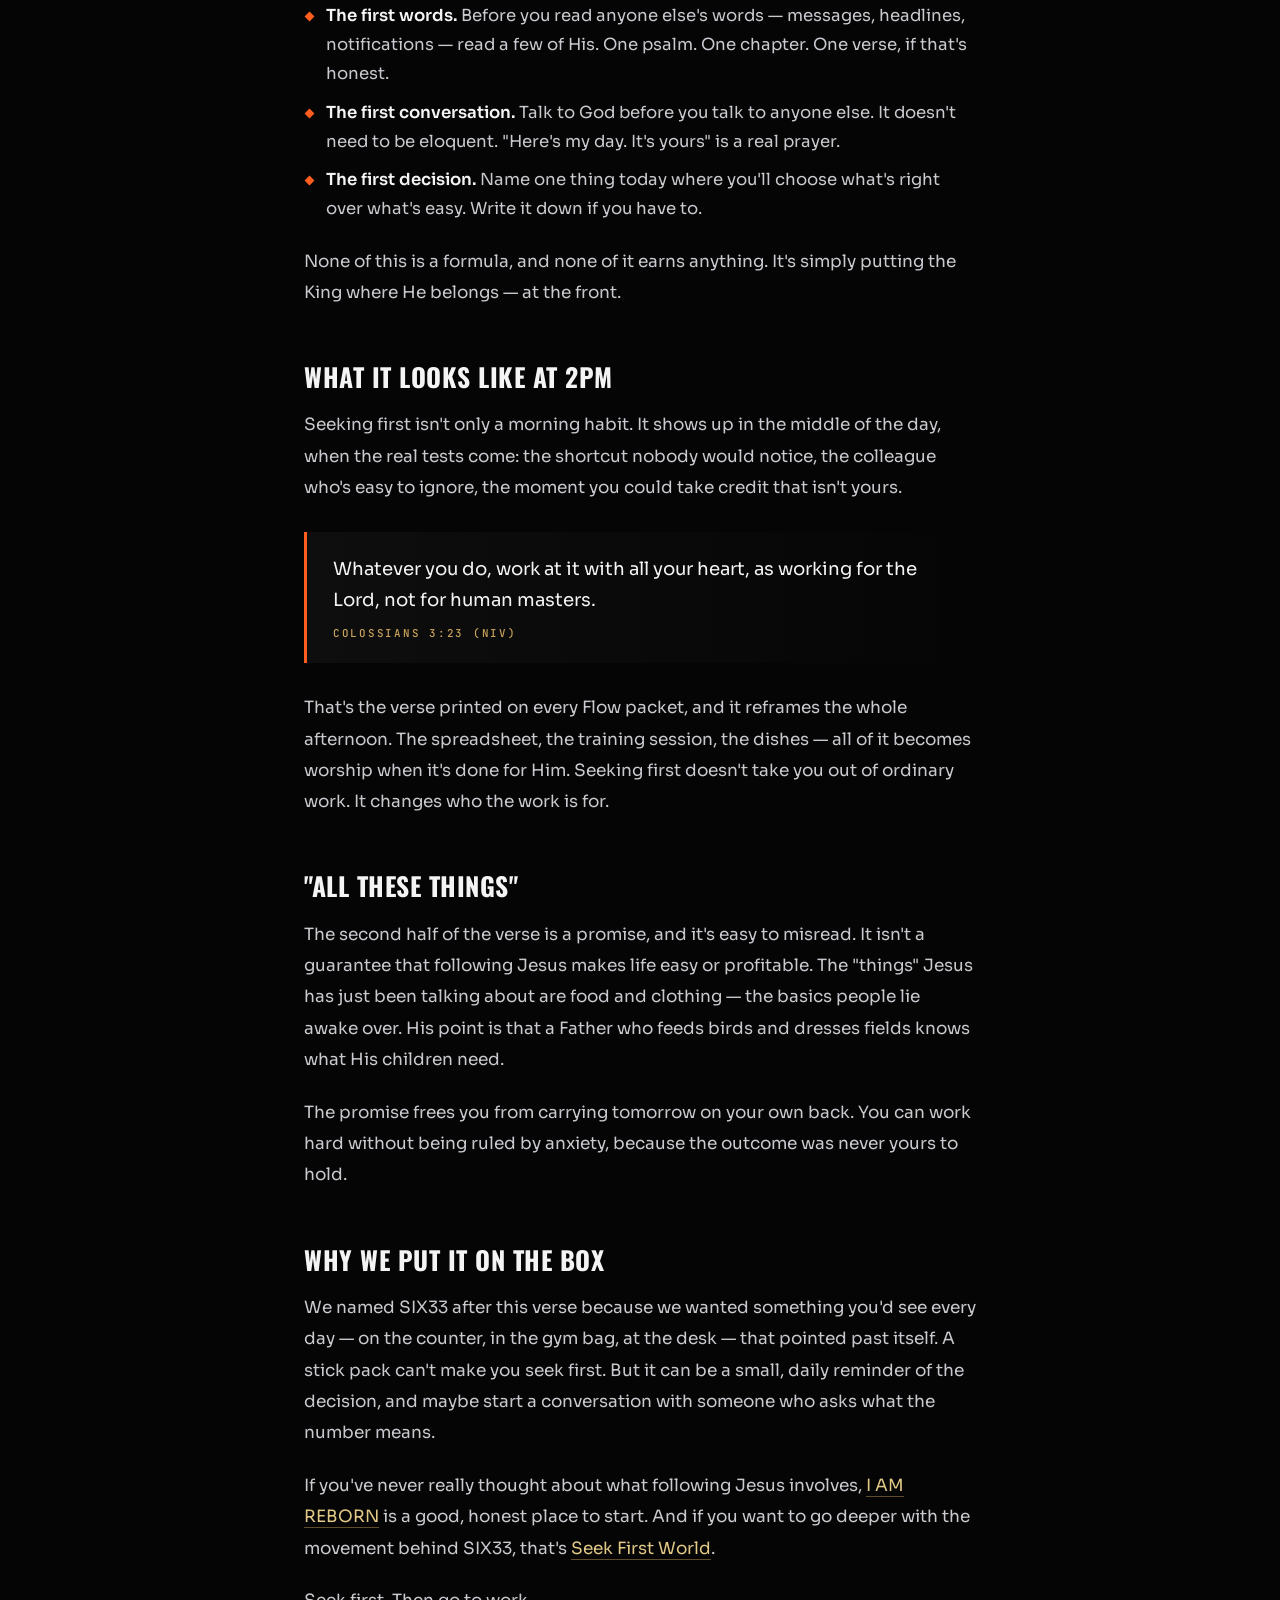
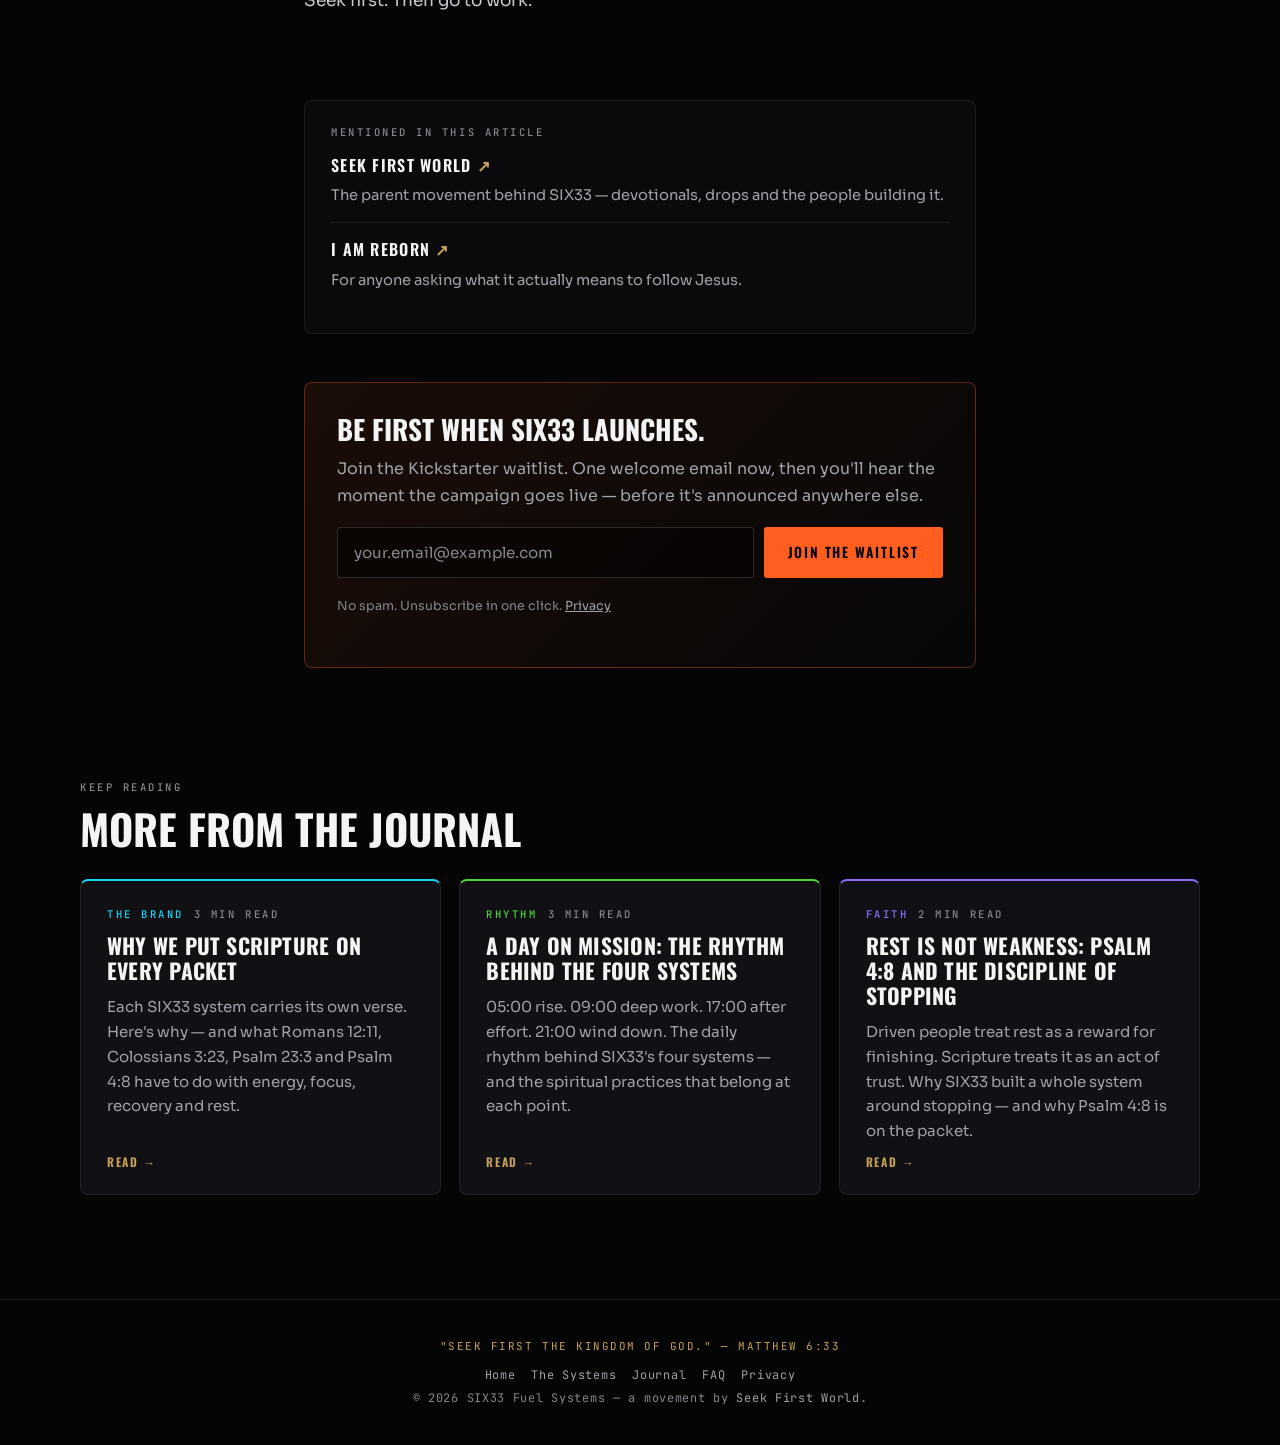
<file: journal/seek-first-matthew-6-33-ordinary-tuesday/index.html>
<!DOCTYPE html>
<html lang="en">
<head>
<meta charset="UTF-8" />
<meta name="viewport" content="width=device-width, initial-scale=1" />
<title>Seek First: What Matthew 6:33 Means on an Ordinary Tuesday — SIX33 Fuel Journal</title>
<meta name="description" content="Matthew 6:33 is the verse SIX33 is named after. Here&#39;s what “seek first” looks like when the day is ordinary, the inbox is full and nobody is watching." />
<link rel="canonical" href="https://www.six33fuel.com/journal/seek-first-matthew-6-33-ordinary-tuesday" />
<meta name="robots" content="index,follow,max-image-preview:large" />
<meta name="theme-color" content="#050505" />
<meta property="og:site_name" content="SIX33 Fuel Systems" />
<meta property="og:type" content="article" />
<meta property="og:title" content="Seek First: What Matthew 6:33 Means on an Ordinary Tuesday — SIX33 Fuel Journal" />
<meta property="og:description" content="Matthew 6:33 is the verse SIX33 is named after. Here&#39;s what “seek first” looks like when the day is ordinary, the inbox is full and nobody is watching." />
<meta property="og:url" content="https://www.six33fuel.com/journal/seek-first-matthew-6-33-ordinary-tuesday" />
<meta property="og:image" content="https://www.six33fuel.com/journal/seek-first-matthew-6-33-ordinary-tuesday/og.jpg" />
<meta property="og:image:width" content="1200" />
<meta property="og:image:height" content="630" />
<meta name="twitter:card" content="summary_large_image" />
<meta name="twitter:title" content="Seek First: What Matthew 6:33 Means on an Ordinary Tuesday — SIX33 Fuel Journal" />
<meta name="twitter:description" content="Matthew 6:33 is the verse SIX33 is named after. Here&#39;s what “seek first” looks like when the day is ordinary, the inbox is full and nobody is watching." />
<meta name="twitter:image" content="https://www.six33fuel.com/journal/seek-first-matthew-6-33-ordinary-tuesday/og.jpg" />
<meta property="article:published_time" content="2026-11-16" />
<meta property="article:author" content="Daniel Ziedins" />
<meta property="article:section" content="Faith" />
<link rel="icon" type="image/png" sizes="32x32" href="/favicon-32.png" />
<link rel="apple-touch-icon" href="/apple-touch-icon.png" />
<link rel="manifest" href="/manifest.webmanifest" />
<link rel="alternate" type="application/rss+xml" title="SIX33 Fuel Journal" href="/journal/feed.xml" />
<link rel="preconnect" href="https://fonts.googleapis.com" />
<link rel="preconnect" href="https://fonts.gstatic.com" crossorigin />
<link href="https://fonts.googleapis.com/css2?family=Oswald:wght@500;600;700&family=Sora:wght@400;600&family=JetBrains+Mono:wght@500&display=swap" rel="stylesheet" />
<link rel="stylesheet" href="/assets/site.css?v=8eff2472" />
<script type="application/ld+json">
{
 "@context": "https://schema.org",
 "@graph": [
  {
   "@type": "Organization",
   "@id": "https://www.six33fuel.com/#organization",
   "name": "SIX33 Fuel Systems",
   "url": "https://www.six33fuel.com/",
   "logo": {
    "@type": "ImageObject",
    "url": "https://www.six33fuel.com/favicon-512.png",
    "width": 512,
    "height": 512
   },
   "image": "https://www.six33fuel.com/og.jpg",
   "slogan": "Fuel Your Purpose. Live On Mission.",
   "description": "Premium powdered fuel systems built to spread the gospel and impact culture. A movement by Seek First World.",
   "parentOrganization": {
    "@type": "Organization",
    "name": "Seek First World",
    "url": "https://www.seekfirst.world"
   },
   "founder": {
    "@id": "https://www.six33fuel.com/#founder"
   }
  },
  {
   "@type": "Person",
   "@id": "https://www.six33fuel.com/#founder",
   "name": "Daniel Ziedins",
   "url": "https://danielziedins.com",
   "jobTitle": "Founder",
   "worksFor": {
    "@id": "https://www.six33fuel.com/#organization"
   }
  },
  {
   "@type": "BlogPosting",
   "@id": "https://www.six33fuel.com/journal/seek-first-matthew-6-33-ordinary-tuesday#article",
   "headline": "Seek First: What Matthew 6:33 Means on an Ordinary Tuesday",
   "description": "Matthew 6:33 is the verse SIX33 is named after. Here's what “seek first” looks like when the day is ordinary, the inbox is full and nobody is watching.",
   "url": "https://www.six33fuel.com/journal/seek-first-matthew-6-33-ordinary-tuesday",
   "mainEntityOfPage": "https://www.six33fuel.com/journal/seek-first-matthew-6-33-ordinary-tuesday",
   "image": "https://www.six33fuel.com/journal/seek-first-matthew-6-33-ordinary-tuesday/og.jpg",
   "datePublished": "2026-11-16",
   "dateModified": "2026-11-16",
   "articleSection": "Faith",
   "wordCount": 653,
   "inLanguage": "en",
   "author": {
    "@id": "https://www.six33fuel.com/#founder"
   },
   "publisher": {
    "@id": "https://www.six33fuel.com/#organization"
   },
   "isPartOf": {
    "@id": "https://www.six33fuel.com/journal#blog"
   }
  },
  {
   "@type": "BreadcrumbList",
   "itemListElement": [
    {
     "@type": "ListItem",
     "position": 1,
     "name": "Home",
     "item": "https://www.six33fuel.com/"
    },
    {
     "@type": "ListItem",
     "position": 2,
     "name": "Journal",
     "item": "https://www.six33fuel.com/journal"
    },
    {
     "@type": "ListItem",
     "position": 3,
     "name": "Seek First: What Matthew 6:33 Means on an Ordinary Tuesday",
     "item": "https://www.six33fuel.com/journal/seek-first-matthew-6-33-ordinary-tuesday"
    }
   ]
  }
 ]
}
</script>
</head>
<body style="--accent:#ff5e1f">
<a class="skip" href="#main">Skip to content</a>
<header class="top">
  <a class="brand" href="/" aria-label="SIX33 Fuel Systems — home"><img src="/six33-logo.webp" width="30" height="30" alt="" /><span><b>SIX33</b><small>Fuel Systems</small></span></a>
  <nav aria-label="Main">
    <a href="/#products">The Systems</a>
    <a href="/journal" aria-current="page">Journal</a>
    <a href="/#faq">FAQ</a>
    <a class="cta" href="#join" data-cta="header">Join Waitlist</a>
  </nav>
</header>
<main id="main">
  <article class="narrow">
    <nav class="crumbs" aria-label="Breadcrumb"><a href="/">Home</a> / <a href="/journal">Journal</a> / Faith</nav>
    <div class="eyebrow" style="margin-top:28px"><span class="cat">Faith</span><span>&middot;</span><time datetime="2026-11-16">November 16, 2026</time><span>&middot;</span><span>3 min read</span></div>
    <h1 class="title">Seek First: What Matthew 6:33 Means on an Ordinary Tuesday</h1>
    <p class="lead">Matthew 6:33 is the verse SIX33 is named after. Here&#39;s what “seek first” looks like when the day is ordinary, the inbox is full and nobody is watching.</p>
    <div class="byline"><img src="/founder.webp" width="44" height="44" alt="" loading="lazy" /><div><b><a href="/#founder" style="text-decoration:none">Daniel Ziedins</a></b><span>Founder, SIX33 Fuel Systems</span></div></div>
    <div class="accent-bar" aria-hidden="true"></div>
    <div class="prose">
<p>Every SIX33 packet carries a number before it carries a name. Six. Thirty-three. It points to one sentence Jesus spoke on a hillside to people who were worried about ordinary things — food, clothes, tomorrow.</p>
<blockquote><p>But seek first his kingdom and his righteousness, and all these things will be given to you as well.</p><cite>Matthew 6:33 (NIV)</cite></blockquote>
<p>It&#39;s one of the most quoted verses in the Bible, which makes it easy to admire and easy to skip. So here&#39;s the question we kept asking while building SIX33: what does <em>seek first</em> look like on an ordinary Tuesday?</p>
<h2>It&#39;s an order, not an add-on</h2>
<p>Notice what Jesus doesn&#39;t say. He doesn&#39;t say &quot;seek the kingdom too,&quot; or &quot;make time for God when things calm down.&quot; He says <em>first</em>. The verse is about sequence. Before the plan, before the pressure, before the scroll — the King.</p>
<p>That&#39;s uncomfortable, because most of us already have a first. It might be work. It might be the approval of the people we&#39;re trying to impress. It might simply be whatever buzzes loudest. Seeking first means deciding, on purpose, what gets the opening minutes of the day and the final word on our decisions.</p>
<h2>What it looks like before 9AM</h2>
<p>For most people the battle for &quot;first&quot; is won or lost early. A few practical shapes it can take:</p>
<ul><li><strong>The first words.</strong> Before you read anyone else&#39;s words — messages, headlines, notifications — read a few of His. One psalm. One chapter. One verse, if that&#39;s honest.</li><li><strong>The first conversation.</strong> Talk to God before you talk to anyone else. It doesn&#39;t need to be eloquent. &quot;Here&#39;s my day. It&#39;s yours&quot; is a real prayer.</li><li><strong>The first decision.</strong> Name one thing today where you&#39;ll choose what&#39;s right over what&#39;s easy. Write it down if you have to.</li></ul>
<p>None of this is a formula, and none of it earns anything. It&#39;s simply putting the King where He belongs — at the front.</p>
<h2>What it looks like at 2PM</h2>
<p>Seeking first isn&#39;t only a morning habit. It shows up in the middle of the day, when the real tests come: the shortcut nobody would notice, the colleague who&#39;s easy to ignore, the moment you could take credit that isn&#39;t yours.</p>
<blockquote><p>Whatever you do, work at it with all your heart, as working for the Lord, not for human masters.</p><cite>Colossians 3:23 (NIV)</cite></blockquote>
<p>That&#39;s the verse printed on every Flow packet, and it reframes the whole afternoon. The spreadsheet, the training session, the dishes — all of it becomes worship when it&#39;s done for Him. Seeking first doesn&#39;t take you out of ordinary work. It changes who the work is for.</p>
<h2>&quot;All these things&quot;</h2>
<p>The second half of the verse is a promise, and it&#39;s easy to misread. It isn&#39;t a guarantee that following Jesus makes life easy or profitable. The &quot;things&quot; Jesus has just been talking about are food and clothing — the basics people lie awake over. His point is that a Father who feeds birds and dresses fields knows what His children need.</p>
<p>The promise frees you from carrying tomorrow on your own back. You can work hard without being ruled by anxiety, because the outcome was never yours to hold.</p>
<h2>Why we put it on the box</h2>
<p>We named SIX33 after this verse because we wanted something you&#39;d see every day — on the counter, in the gym bag, at the desk — that pointed past itself. A stick pack can&#39;t make you seek first. But it can be a small, daily reminder of the decision, and maybe start a conversation with someone who asks what the number means.</p>
<p>If you&#39;ve never really thought about what following Jesus involves, <a href="https://www.iamreborn.net" target="_blank" rel="noopener">I AM REBORN</a> is a good, honest place to start. And if you want to go deeper with the movement behind SIX33, that&#39;s <a href="https://www.seekfirst.world" target="_blank" rel="noopener">Seek First World</a>.</p>
<p>Seek first. Then go to work.</p>
    </div>
    <aside class="related" aria-labelledby="rel-h"><h2 id="rel-h">Mentioned in this article</h2>
      <a href="https://www.seekfirst.world" target="_blank" rel="noopener"><b>Seek First World</b><span>The parent movement behind SIX33 — devotionals, drops and the people building it.</span></a>
      <a href="https://www.iamreborn.net" target="_blank" rel="noopener"><b>I AM REBORN</b><span>For anyone asking what it actually means to follow Jesus.</span></a>
    </aside>
    <section class="join" id="join" aria-labelledby="join-h">
  <h2 id="join-h">Be first when SIX33 launches.</h2>
  <p>Join the Kickstarter waitlist. One welcome email now, then you'll hear the moment the campaign goes live &mdash; before it's announced anywhere else.</p>
  <form data-join="journal:seek-first-matthew-6-33-ordinary-tuesday" novalidate>
    <label class="sr-only" for="join-email">Email address</label>
    <input id="join-email" type="email" name="email" placeholder="your.email@example.com" autocomplete="email" required maxlength="254" />
    <div class="trap" aria-hidden="true"><label>Website <input type="text" name="website" tabindex="-1" autocomplete="off" /></label></div>
    <button type="submit">Join The Waitlist</button>
  </form>
  <p class="msg" role="status"></p>
  <div class="share"><label class="sr-only" for="join-share">Your share link</label><input id="join-share" type="text" readonly /><p class="fine"><button type="button" data-copy class="btn-line" style="margin-top:10px;cursor:pointer;background:none">Copy link</button></p></div>
  <p class="fine">No spam. Unsubscribe in one click. <a href="/privacy">Privacy</a></p>
</section>
  </article>
  <section class="section wrap" aria-labelledby="more-h">
    <div class="eyebrow">Keep Reading</div>
    <h2 class="section-title" id="more-h">More From The Journal</h2>
    <div class="cards">
<a class="card" href="/journal/why-we-put-scripture-on-every-packet" style="--accent:#19d3f3">
  <span class="eyebrow"><span class="cat">The Brand</span><span>3 min read</span></span>
  <h3>Why We Put Scripture on Every Packet</h3>
  <p>Each SIX33 system carries its own verse. Here&#39;s why — and what Romans 12:11, Colossians 3:23, Psalm 23:3 and Psalm 4:8 have to do with energy, focus, recovery and rest.</p>
  <span class="more">Read &rarr;</span>
</a>
<a class="card" href="/journal/a-day-on-mission-rhythm-behind-the-four-systems" style="--accent:#4fd13c">
  <span class="eyebrow"><span class="cat">Rhythm</span><span>3 min read</span></span>
  <h3>A Day on Mission: The Rhythm Behind the Four Systems</h3>
  <p>05:00 rise. 09:00 deep work. 17:00 after effort. 21:00 wind down. The daily rhythm behind SIX33&#39;s four systems — and the spiritual practices that belong at each point.</p>
  <span class="more">Read &rarr;</span>
</a>
<a class="card" href="/journal/rest-is-not-weakness-psalm-4-8" style="--accent:#8b6cf6">
  <span class="eyebrow"><span class="cat">Faith</span><span>2 min read</span></span>
  <h3>Rest Is Not Weakness: Psalm 4:8 and the Discipline of Stopping</h3>
  <p>Driven people treat rest as a reward for finishing. Scripture treats it as an act of trust. Why SIX33 built a whole system around stopping — and why Psalm 4:8 is on the packet.</p>
  <span class="more">Read &rarr;</span>
</a>
    </div>
  </section>
</main>
<footer class="foot">
  <div class="verse">"Seek first the Kingdom of God." &mdash; Matthew 6:33</div>
  <a href="/">Home</a><a href="/#products">The Systems</a><a href="/journal">Journal</a><a href="/#faq">FAQ</a><a href="/privacy">Privacy</a>
  <div>&copy; 2026 SIX33 Fuel Systems &mdash; a movement by <a href="https://www.seekfirst.world" style="margin:0">Seek First World</a>.</div>
</footer>
<script src="/assets/journal.js?v=83d3f843" defer></script>
</body>
</html>
</file>
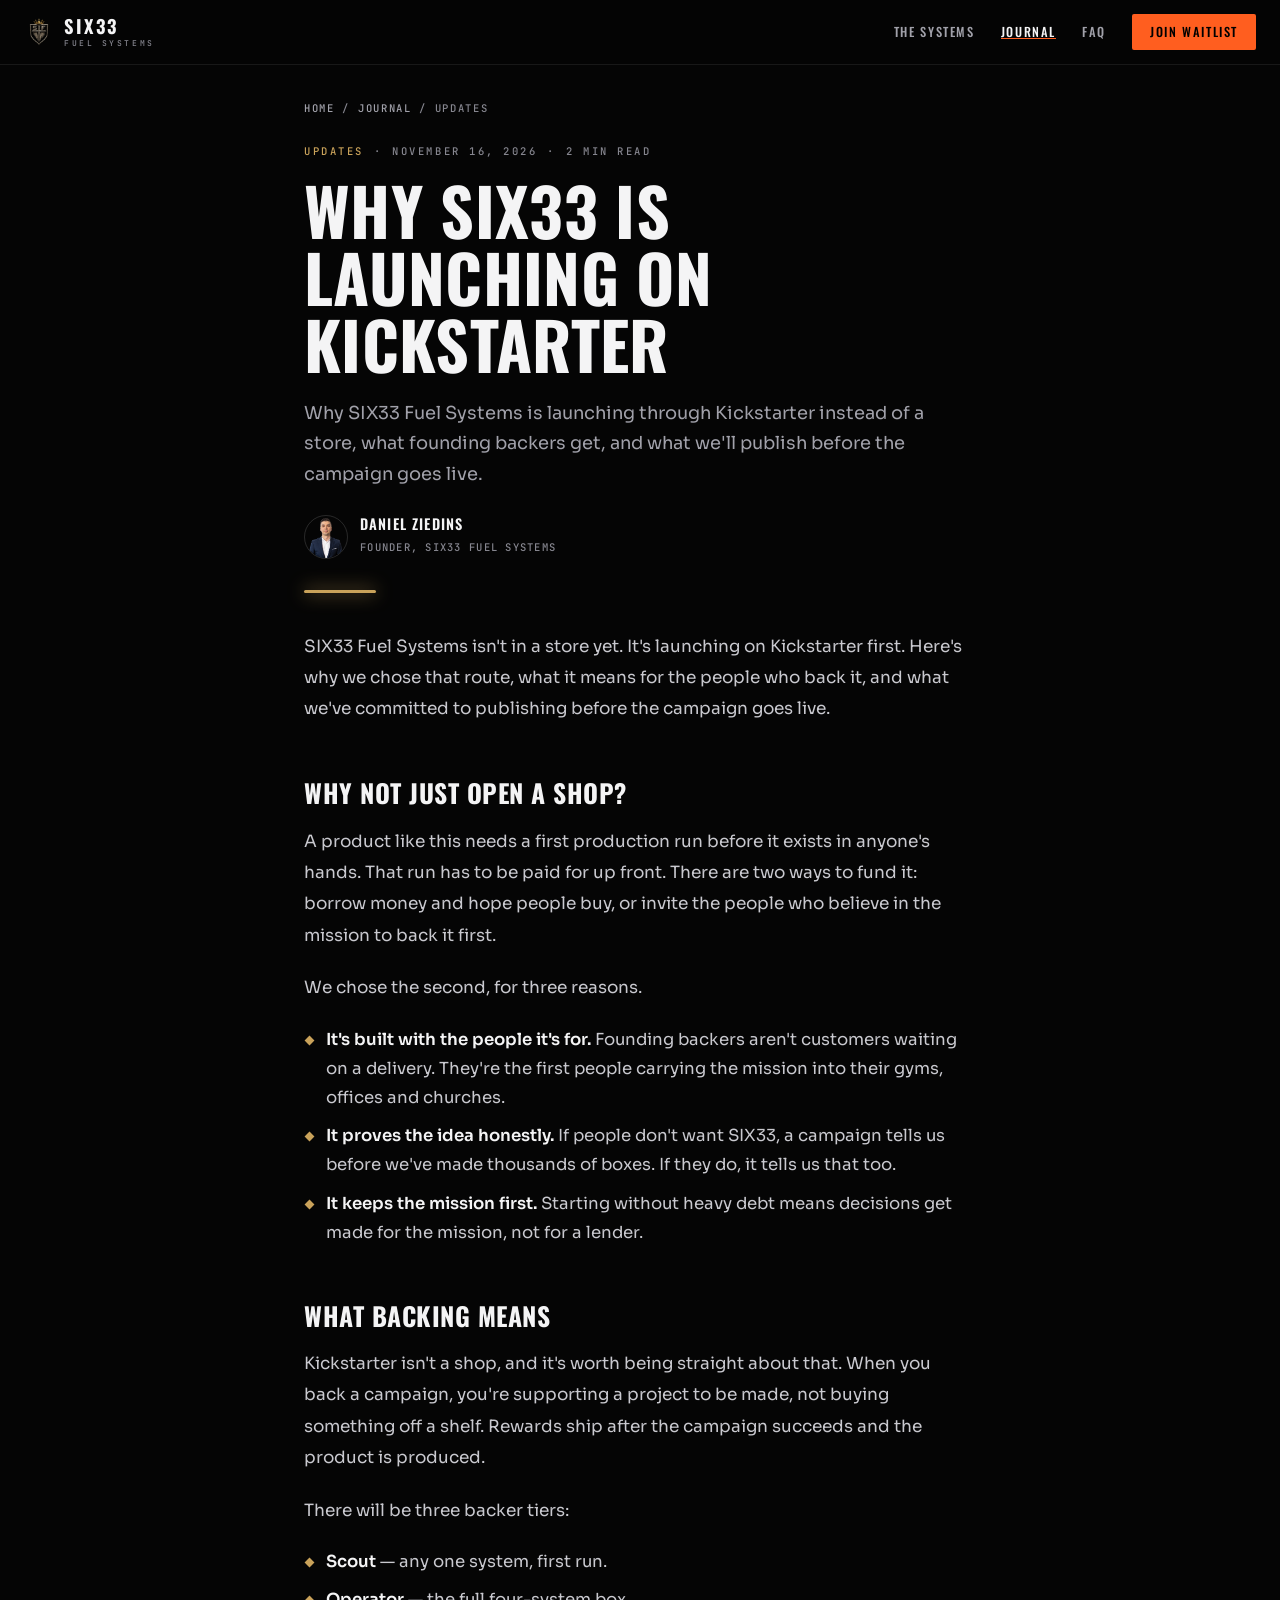
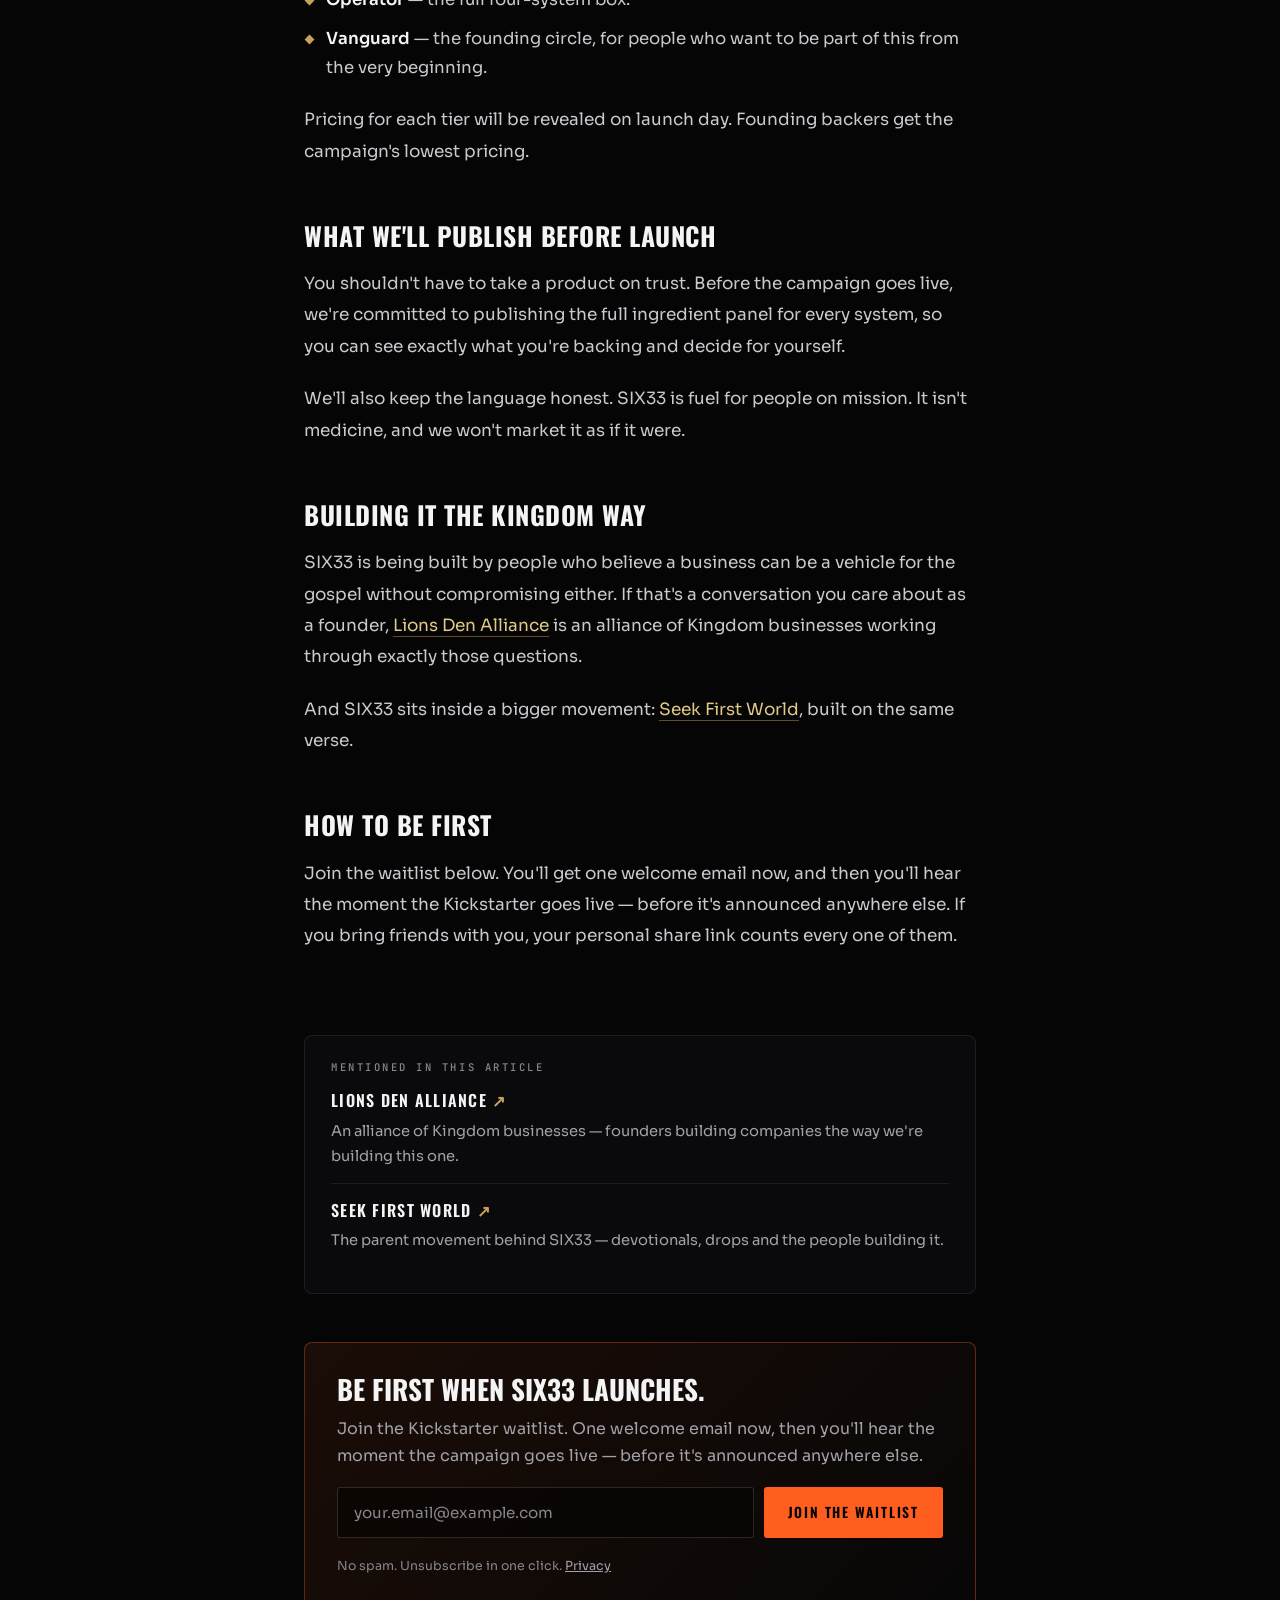
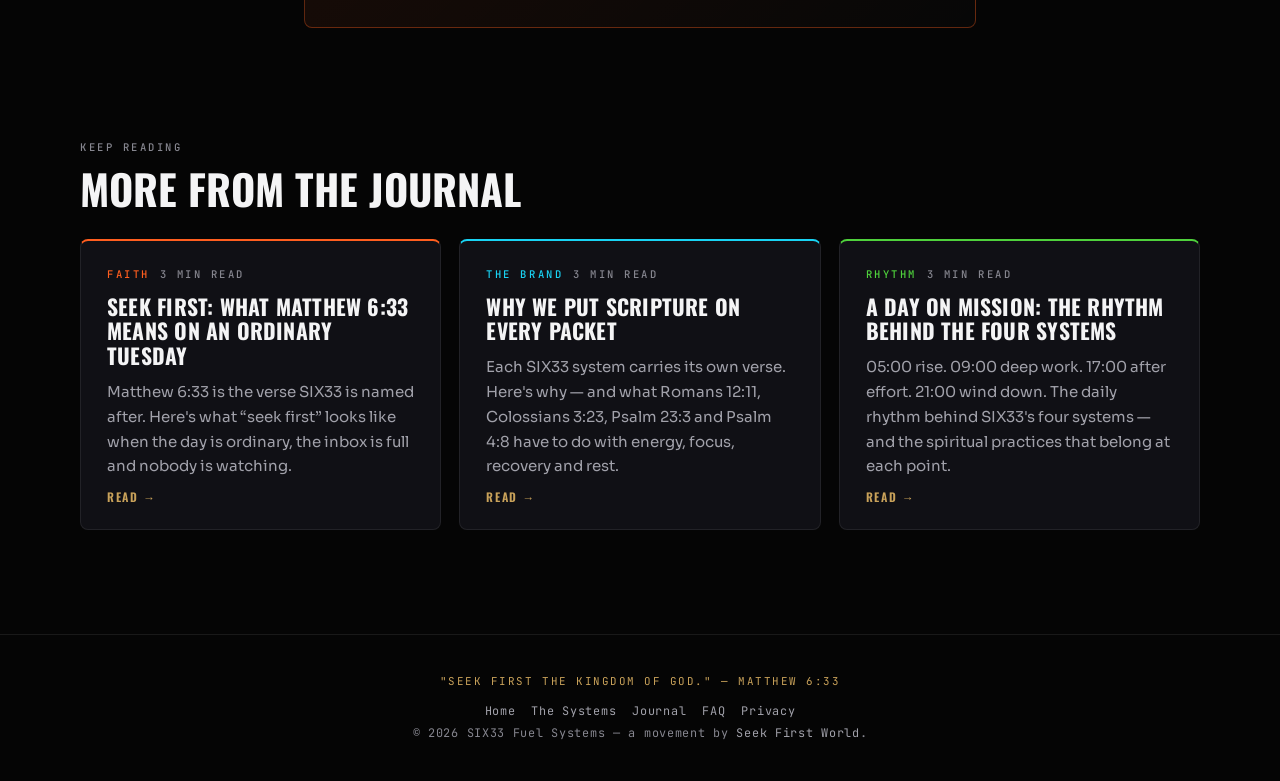
<file: journal/why-six33-is-launching-on-kickstarter/index.html>
<!DOCTYPE html>
<html lang="en">
<head>
<meta charset="UTF-8" />
<meta name="viewport" content="width=device-width, initial-scale=1" />
<title>Why SIX33 Is Launching on Kickstarter — SIX33 Fuel Journal</title>
<meta name="description" content="Why SIX33 Fuel Systems is launching through Kickstarter instead of a store, what founding backers get, and what we&#39;ll publish before the campaign goes live." />
<link rel="canonical" href="https://www.six33fuel.com/journal/why-six33-is-launching-on-kickstarter" />
<meta name="robots" content="index,follow,max-image-preview:large" />
<meta name="theme-color" content="#050505" />
<meta property="og:site_name" content="SIX33 Fuel Systems" />
<meta property="og:type" content="article" />
<meta property="og:title" content="Why SIX33 Is Launching on Kickstarter — SIX33 Fuel Journal" />
<meta property="og:description" content="Why SIX33 Fuel Systems is launching through Kickstarter instead of a store, what founding backers get, and what we&#39;ll publish before the campaign goes live." />
<meta property="og:url" content="https://www.six33fuel.com/journal/why-six33-is-launching-on-kickstarter" />
<meta property="og:image" content="https://www.six33fuel.com/journal/why-six33-is-launching-on-kickstarter/og.jpg" />
<meta property="og:image:width" content="1200" />
<meta property="og:image:height" content="630" />
<meta name="twitter:card" content="summary_large_image" />
<meta name="twitter:title" content="Why SIX33 Is Launching on Kickstarter — SIX33 Fuel Journal" />
<meta name="twitter:description" content="Why SIX33 Fuel Systems is launching through Kickstarter instead of a store, what founding backers get, and what we&#39;ll publish before the campaign goes live." />
<meta name="twitter:image" content="https://www.six33fuel.com/journal/why-six33-is-launching-on-kickstarter/og.jpg" />
<meta property="article:published_time" content="2026-11-16" />
<meta property="article:author" content="Daniel Ziedins" />
<meta property="article:section" content="Updates" />
<link rel="icon" type="image/png" sizes="32x32" href="/favicon-32.png" />
<link rel="apple-touch-icon" href="/apple-touch-icon.png" />
<link rel="manifest" href="/manifest.webmanifest" />
<link rel="alternate" type="application/rss+xml" title="SIX33 Fuel Journal" href="/journal/feed.xml" />
<link rel="preconnect" href="https://fonts.googleapis.com" />
<link rel="preconnect" href="https://fonts.gstatic.com" crossorigin />
<link href="https://fonts.googleapis.com/css2?family=Oswald:wght@500;600;700&family=Sora:wght@400;600&family=JetBrains+Mono:wght@500&display=swap" rel="stylesheet" />
<link rel="stylesheet" href="/assets/site.css?v=8eff2472" />
<script type="application/ld+json">
{
 "@context": "https://schema.org",
 "@graph": [
  {
   "@type": "Organization",
   "@id": "https://www.six33fuel.com/#organization",
   "name": "SIX33 Fuel Systems",
   "url": "https://www.six33fuel.com/",
   "logo": {
    "@type": "ImageObject",
    "url": "https://www.six33fuel.com/favicon-512.png",
    "width": 512,
    "height": 512
   },
   "image": "https://www.six33fuel.com/og.jpg",
   "slogan": "Fuel Your Purpose. Live On Mission.",
   "description": "Premium powdered fuel systems built to spread the gospel and impact culture. A movement by Seek First World.",
   "parentOrganization": {
    "@type": "Organization",
    "name": "Seek First World",
    "url": "https://www.seekfirst.world"
   },
   "founder": {
    "@id": "https://www.six33fuel.com/#founder"
   }
  },
  {
   "@type": "Person",
   "@id": "https://www.six33fuel.com/#founder",
   "name": "Daniel Ziedins",
   "url": "https://danielziedins.com",
   "jobTitle": "Founder",
   "worksFor": {
    "@id": "https://www.six33fuel.com/#organization"
   }
  },
  {
   "@type": "BlogPosting",
   "@id": "https://www.six33fuel.com/journal/why-six33-is-launching-on-kickstarter#article",
   "headline": "Why SIX33 Is Launching on Kickstarter",
   "description": "Why SIX33 Fuel Systems is launching through Kickstarter instead of a store, what founding backers get, and what we'll publish before the campaign goes live.",
   "url": "https://www.six33fuel.com/journal/why-six33-is-launching-on-kickstarter",
   "mainEntityOfPage": "https://www.six33fuel.com/journal/why-six33-is-launching-on-kickstarter",
   "image": "https://www.six33fuel.com/journal/why-six33-is-launching-on-kickstarter/og.jpg",
   "datePublished": "2026-11-16",
   "dateModified": "2026-11-16",
   "articleSection": "Updates",
   "wordCount": 455,
   "inLanguage": "en",
   "author": {
    "@id": "https://www.six33fuel.com/#founder"
   },
   "publisher": {
    "@id": "https://www.six33fuel.com/#organization"
   },
   "isPartOf": {
    "@id": "https://www.six33fuel.com/journal#blog"
   }
  },
  {
   "@type": "BreadcrumbList",
   "itemListElement": [
    {
     "@type": "ListItem",
     "position": 1,
     "name": "Home",
     "item": "https://www.six33fuel.com/"
    },
    {
     "@type": "ListItem",
     "position": 2,
     "name": "Journal",
     "item": "https://www.six33fuel.com/journal"
    },
    {
     "@type": "ListItem",
     "position": 3,
     "name": "Why SIX33 Is Launching on Kickstarter",
     "item": "https://www.six33fuel.com/journal/why-six33-is-launching-on-kickstarter"
    }
   ]
  }
 ]
}
</script>
</head>
<body style="--accent:#c9a25a">
<a class="skip" href="#main">Skip to content</a>
<header class="top">
  <a class="brand" href="/" aria-label="SIX33 Fuel Systems — home"><img src="/six33-logo.webp" width="30" height="30" alt="" /><span><b>SIX33</b><small>Fuel Systems</small></span></a>
  <nav aria-label="Main">
    <a href="/#products">The Systems</a>
    <a href="/journal" aria-current="page">Journal</a>
    <a href="/#faq">FAQ</a>
    <a class="cta" href="#join" data-cta="header">Join Waitlist</a>
  </nav>
</header>
<main id="main">
  <article class="narrow">
    <nav class="crumbs" aria-label="Breadcrumb"><a href="/">Home</a> / <a href="/journal">Journal</a> / Updates</nav>
    <div class="eyebrow" style="margin-top:28px"><span class="cat">Updates</span><span>&middot;</span><time datetime="2026-11-16">November 16, 2026</time><span>&middot;</span><span>2 min read</span></div>
    <h1 class="title">Why SIX33 Is Launching on Kickstarter</h1>
    <p class="lead">Why SIX33 Fuel Systems is launching through Kickstarter instead of a store, what founding backers get, and what we&#39;ll publish before the campaign goes live.</p>
    <div class="byline"><img src="/founder.webp" width="44" height="44" alt="" loading="lazy" /><div><b><a href="/#founder" style="text-decoration:none">Daniel Ziedins</a></b><span>Founder, SIX33 Fuel Systems</span></div></div>
    <div class="accent-bar" aria-hidden="true"></div>
    <div class="prose">
<p>SIX33 Fuel Systems isn&#39;t in a store yet. It&#39;s launching on Kickstarter first. Here&#39;s why we chose that route, what it means for the people who back it, and what we&#39;ve committed to publishing before the campaign goes live.</p>
<h2>Why not just open a shop?</h2>
<p>A product like this needs a first production run before it exists in anyone&#39;s hands. That run has to be paid for up front. There are two ways to fund it: borrow money and hope people buy, or invite the people who believe in the mission to back it first.</p>
<p>We chose the second, for three reasons.</p>
<ul><li><strong>It&#39;s built with the people it&#39;s for.</strong> Founding backers aren&#39;t customers waiting on a delivery. They&#39;re the first people carrying the mission into their gyms, offices and churches.</li><li><strong>It proves the idea honestly.</strong> If people don&#39;t want SIX33, a campaign tells us before we&#39;ve made thousands of boxes. If they do, it tells us that too.</li><li><strong>It keeps the mission first.</strong> Starting without heavy debt means decisions get made for the mission, not for a lender.</li></ul>
<h2>What backing means</h2>
<p>Kickstarter isn&#39;t a shop, and it&#39;s worth being straight about that. When you back a campaign, you&#39;re supporting a project to be made, not buying something off a shelf. Rewards ship after the campaign succeeds and the product is produced.</p>
<p>There will be three backer tiers:</p>
<ul><li><strong>Scout</strong> — any one system, first run.</li><li><strong>Operator</strong> — the full four-system box.</li><li><strong>Vanguard</strong> — the founding circle, for people who want to be part of this from the very beginning.</li></ul>
<p>Pricing for each tier will be revealed on launch day. Founding backers get the campaign&#39;s lowest pricing.</p>
<h2>What we&#39;ll publish before launch</h2>
<p>You shouldn&#39;t have to take a product on trust. Before the campaign goes live, we&#39;re committed to publishing the full ingredient panel for every system, so you can see exactly what you&#39;re backing and decide for yourself.</p>
<p>We&#39;ll also keep the language honest. SIX33 is fuel for people on mission. It isn&#39;t medicine, and we won&#39;t market it as if it were.</p>
<h2>Building it the Kingdom way</h2>
<p>SIX33 is being built by people who believe a business can be a vehicle for the gospel without compromising either. If that&#39;s a conversation you care about as a founder, <a href="https://lionsdenalliance.com" target="_blank" rel="noopener">Lions Den Alliance</a> is an alliance of Kingdom businesses working through exactly those questions.</p>
<p>And SIX33 sits inside a bigger movement: <a href="https://www.seekfirst.world" target="_blank" rel="noopener">Seek First World</a>, built on the same verse.</p>
<h2>How to be first</h2>
<p>Join the waitlist below. You&#39;ll get one welcome email now, and then you&#39;ll hear the moment the Kickstarter goes live — before it&#39;s announced anywhere else. If you bring friends with you, your personal share link counts every one of them.</p>
    </div>
    <aside class="related" aria-labelledby="rel-h"><h2 id="rel-h">Mentioned in this article</h2>
      <a href="https://lionsdenalliance.com" target="_blank" rel="noopener"><b>Lions Den Alliance</b><span>An alliance of Kingdom businesses — founders building companies the way we&#39;re building this one.</span></a>
      <a href="https://www.seekfirst.world" target="_blank" rel="noopener"><b>Seek First World</b><span>The parent movement behind SIX33 — devotionals, drops and the people building it.</span></a>
    </aside>
    <section class="join" id="join" aria-labelledby="join-h">
  <h2 id="join-h">Be first when SIX33 launches.</h2>
  <p>Join the Kickstarter waitlist. One welcome email now, then you'll hear the moment the campaign goes live &mdash; before it's announced anywhere else.</p>
  <form data-join="journal:why-six33-is-launching-on-kickstarter" novalidate>
    <label class="sr-only" for="join-email">Email address</label>
    <input id="join-email" type="email" name="email" placeholder="your.email@example.com" autocomplete="email" required maxlength="254" />
    <div class="trap" aria-hidden="true"><label>Website <input type="text" name="website" tabindex="-1" autocomplete="off" /></label></div>
    <button type="submit">Join The Waitlist</button>
  </form>
  <p class="msg" role="status"></p>
  <div class="share"><label class="sr-only" for="join-share">Your share link</label><input id="join-share" type="text" readonly /><p class="fine"><button type="button" data-copy class="btn-line" style="margin-top:10px;cursor:pointer;background:none">Copy link</button></p></div>
  <p class="fine">No spam. Unsubscribe in one click. <a href="/privacy">Privacy</a></p>
</section>
  </article>
  <section class="section wrap" aria-labelledby="more-h">
    <div class="eyebrow">Keep Reading</div>
    <h2 class="section-title" id="more-h">More From The Journal</h2>
    <div class="cards">
<a class="card" href="/journal/seek-first-matthew-6-33-ordinary-tuesday" style="--accent:#ff5e1f">
  <span class="eyebrow"><span class="cat">Faith</span><span>3 min read</span></span>
  <h3>Seek First: What Matthew 6:33 Means on an Ordinary Tuesday</h3>
  <p>Matthew 6:33 is the verse SIX33 is named after. Here&#39;s what “seek first” looks like when the day is ordinary, the inbox is full and nobody is watching.</p>
  <span class="more">Read &rarr;</span>
</a>
<a class="card" href="/journal/why-we-put-scripture-on-every-packet" style="--accent:#19d3f3">
  <span class="eyebrow"><span class="cat">The Brand</span><span>3 min read</span></span>
  <h3>Why We Put Scripture on Every Packet</h3>
  <p>Each SIX33 system carries its own verse. Here&#39;s why — and what Romans 12:11, Colossians 3:23, Psalm 23:3 and Psalm 4:8 have to do with energy, focus, recovery and rest.</p>
  <span class="more">Read &rarr;</span>
</a>
<a class="card" href="/journal/a-day-on-mission-rhythm-behind-the-four-systems" style="--accent:#4fd13c">
  <span class="eyebrow"><span class="cat">Rhythm</span><span>3 min read</span></span>
  <h3>A Day on Mission: The Rhythm Behind the Four Systems</h3>
  <p>05:00 rise. 09:00 deep work. 17:00 after effort. 21:00 wind down. The daily rhythm behind SIX33&#39;s four systems — and the spiritual practices that belong at each point.</p>
  <span class="more">Read &rarr;</span>
</a>
    </div>
  </section>
</main>
<footer class="foot">
  <div class="verse">"Seek first the Kingdom of God." &mdash; Matthew 6:33</div>
  <a href="/">Home</a><a href="/#products">The Systems</a><a href="/journal">Journal</a><a href="/#faq">FAQ</a><a href="/privacy">Privacy</a>
  <div>&copy; 2026 SIX33 Fuel Systems &mdash; a movement by <a href="https://www.seekfirst.world" style="margin:0">Seek First World</a>.</div>
</footer>
<script src="/assets/journal.js?v=83d3f843" defer></script>
</body>
</html>
</file>
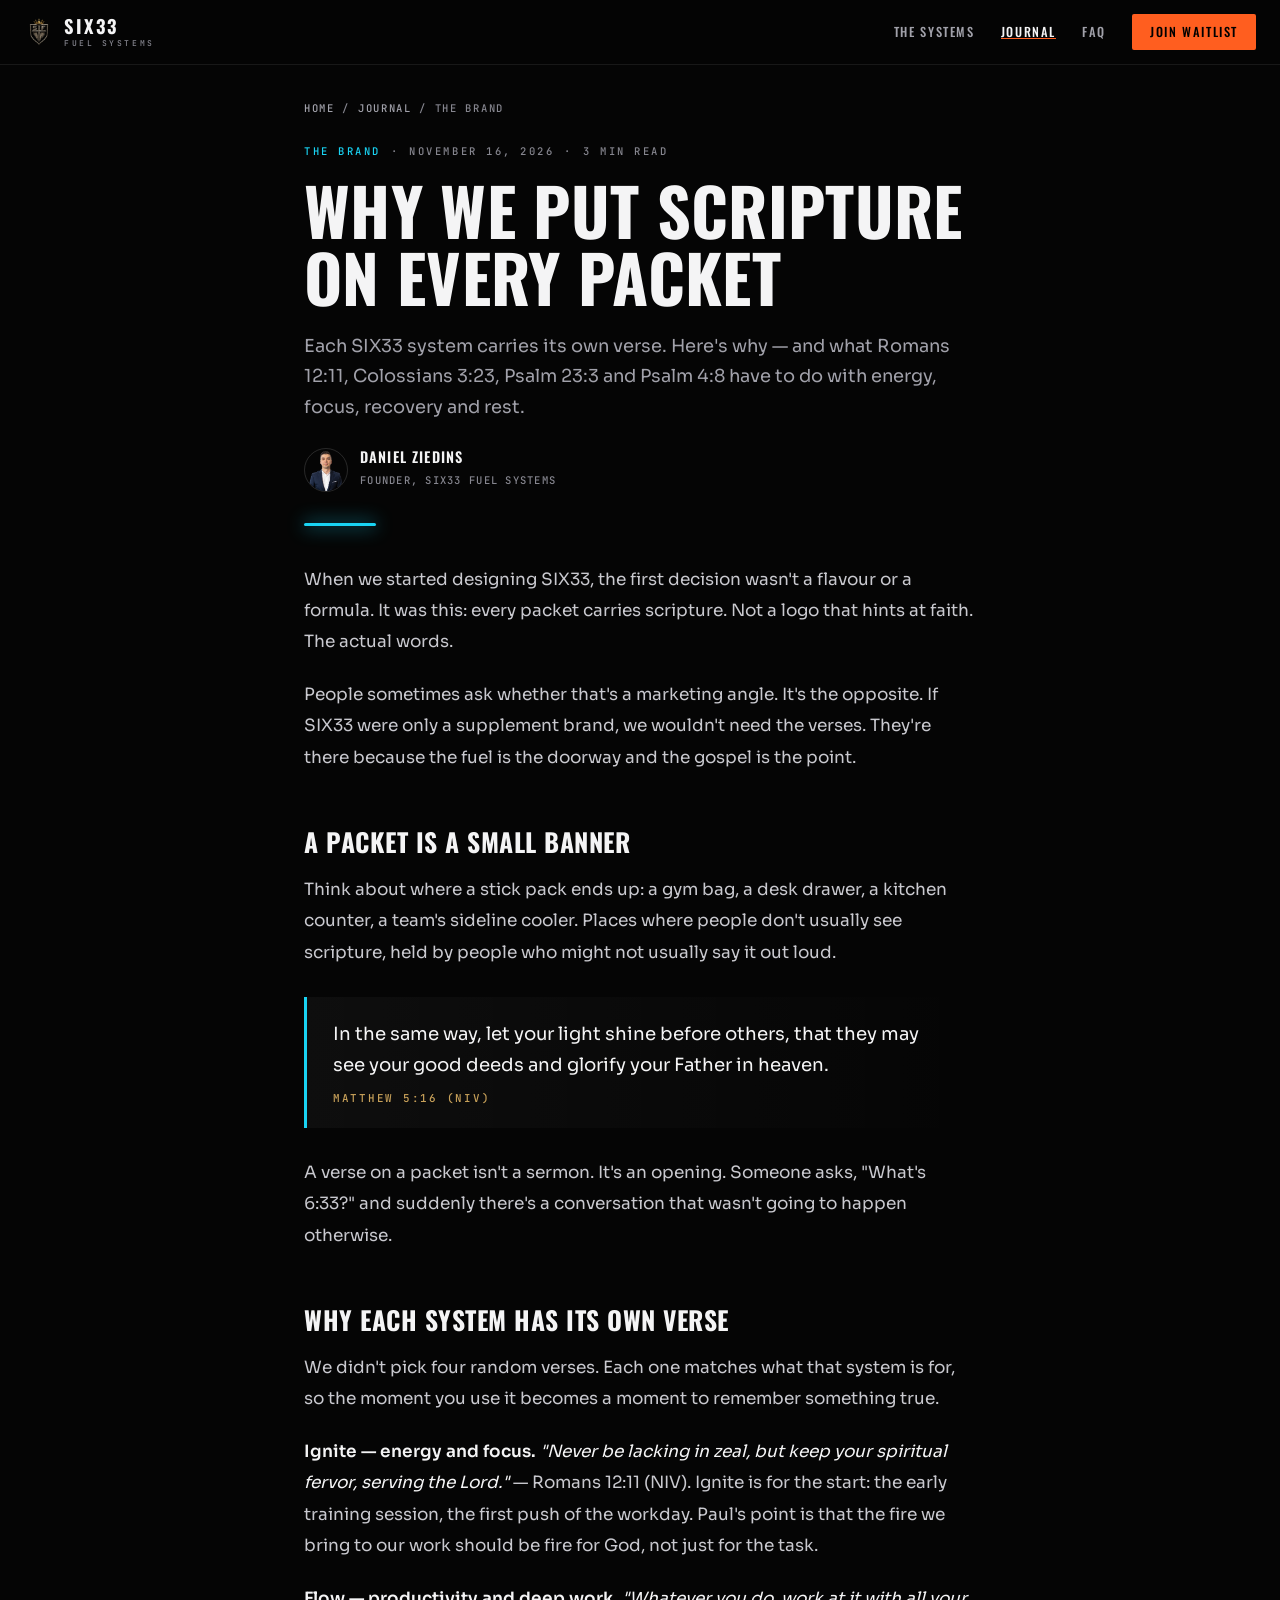
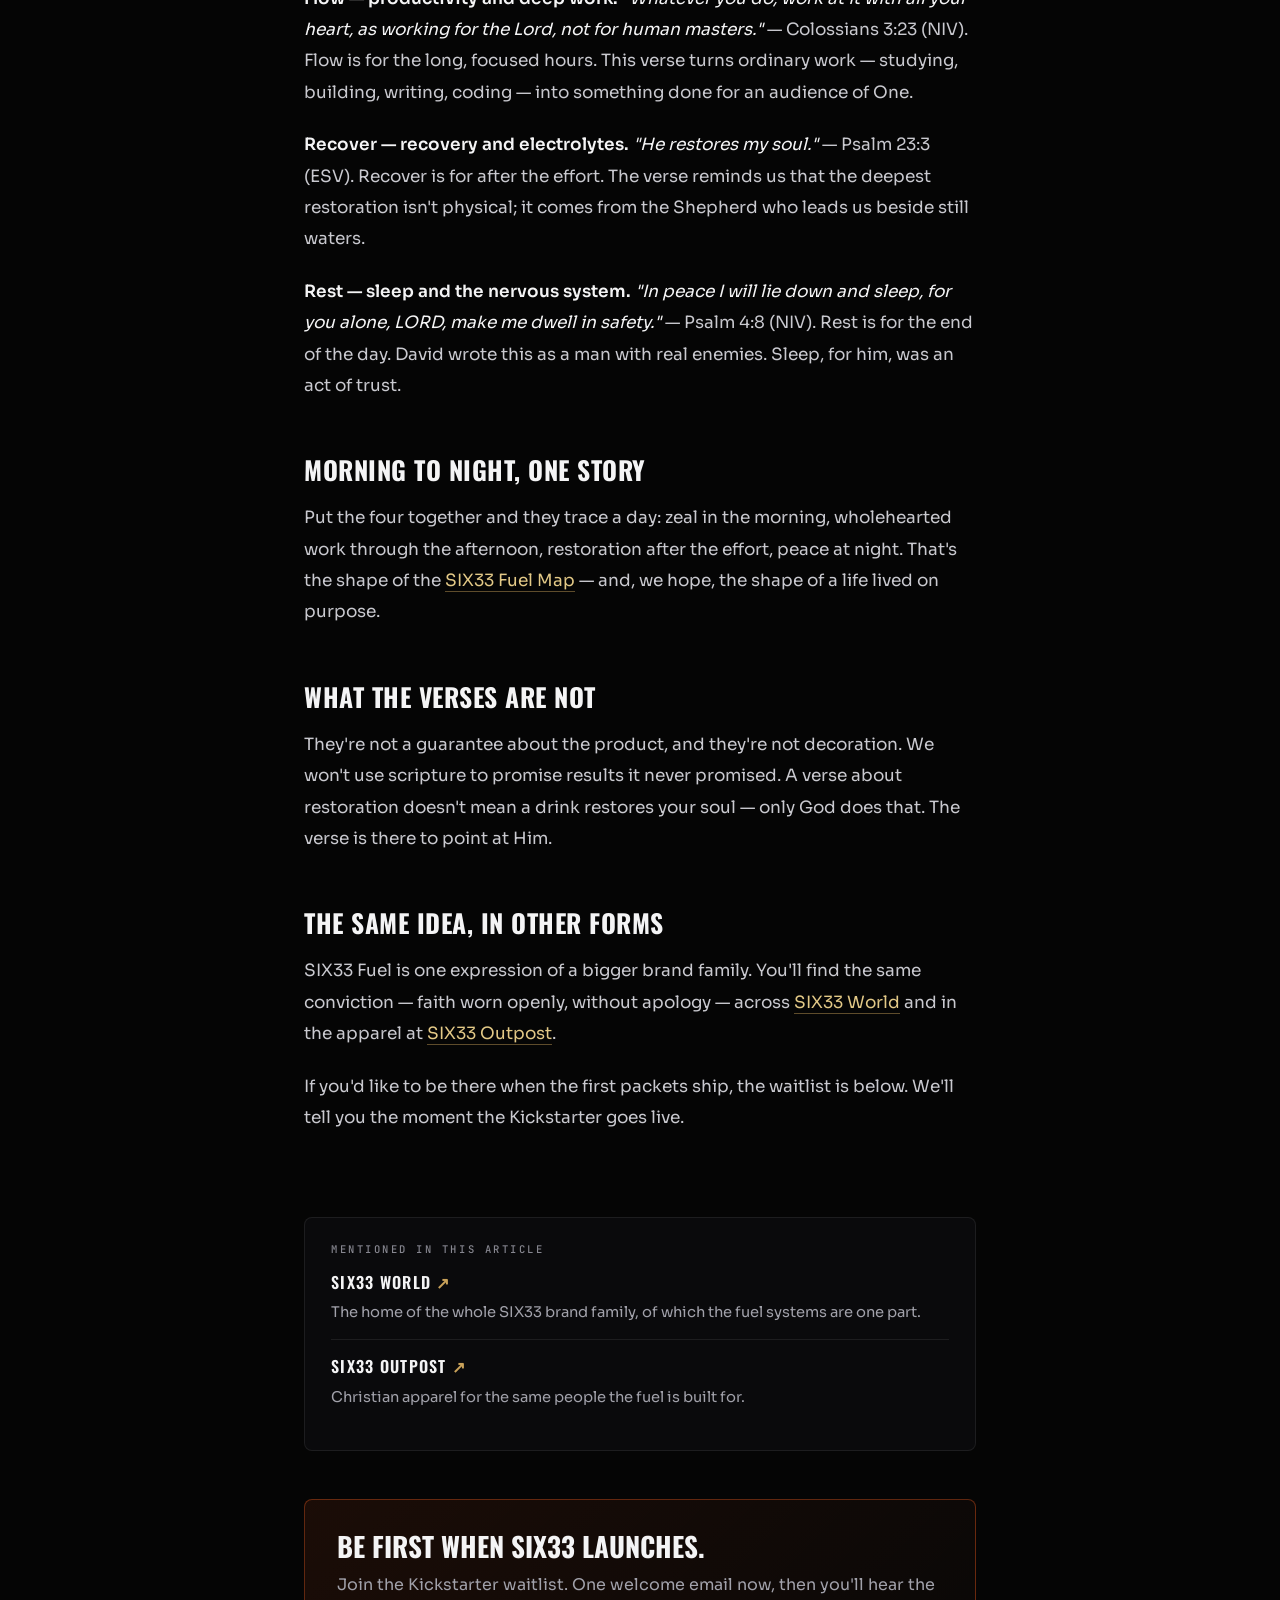
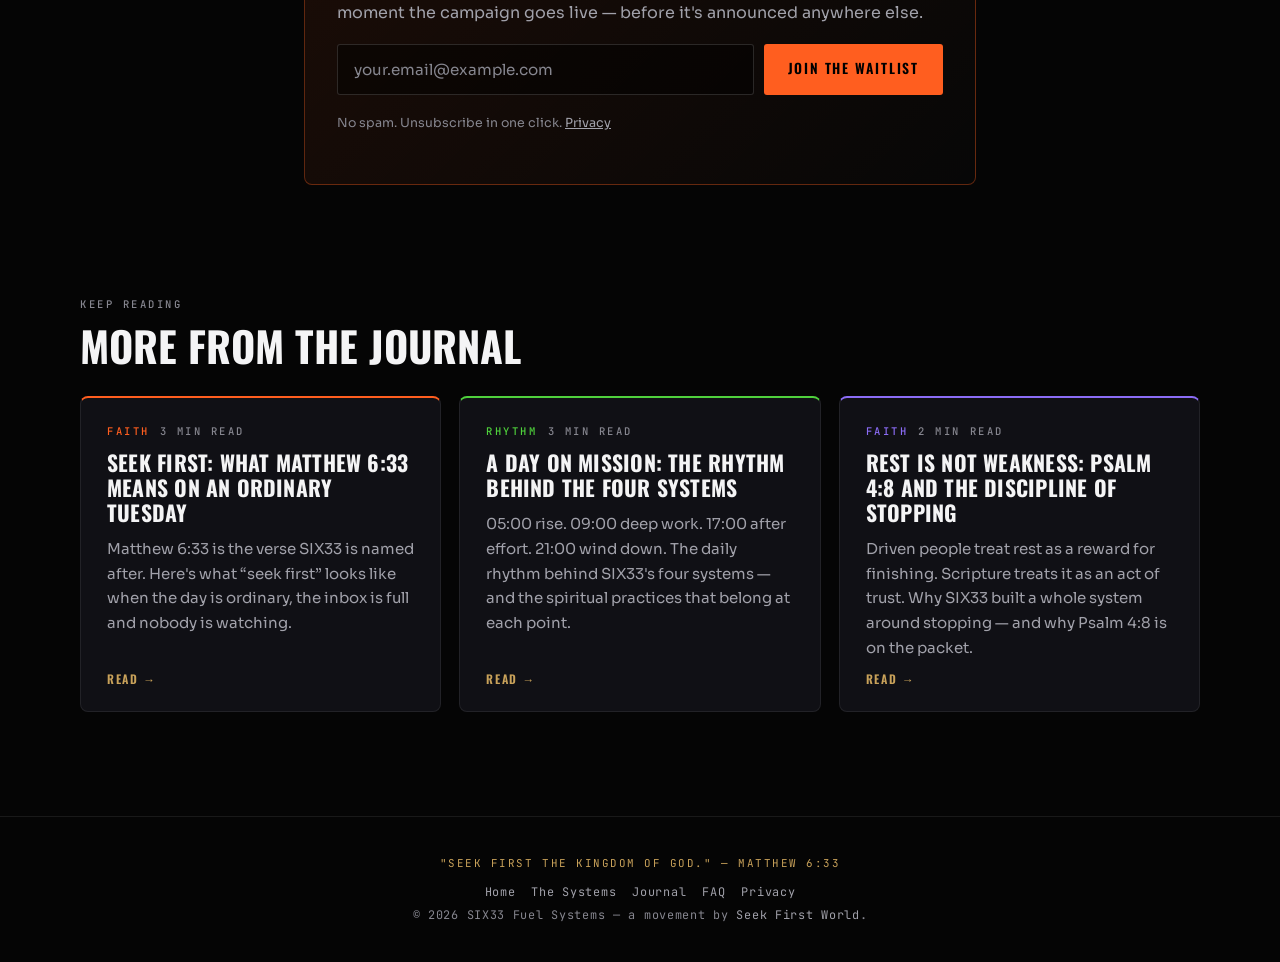
<file: journal/why-we-put-scripture-on-every-packet/index.html>
<!DOCTYPE html>
<html lang="en">
<head>
<meta charset="UTF-8" />
<meta name="viewport" content="width=device-width, initial-scale=1" />
<title>Why We Put Scripture on Every Packet — SIX33 Fuel Journal</title>
<meta name="description" content="Each SIX33 system carries its own verse. Here&#39;s why — and what Romans 12:11, Colossians 3:23, Psalm 23:3 and Psalm 4:8 have to do with energy, focus, recovery and rest." />
<link rel="canonical" href="https://www.six33fuel.com/journal/why-we-put-scripture-on-every-packet" />
<meta name="robots" content="index,follow,max-image-preview:large" />
<meta name="theme-color" content="#050505" />
<meta property="og:site_name" content="SIX33 Fuel Systems" />
<meta property="og:type" content="article" />
<meta property="og:title" content="Why We Put Scripture on Every Packet — SIX33 Fuel Journal" />
<meta property="og:description" content="Each SIX33 system carries its own verse. Here&#39;s why — and what Romans 12:11, Colossians 3:23, Psalm 23:3 and Psalm 4:8 have to do with energy, focus, recovery and rest." />
<meta property="og:url" content="https://www.six33fuel.com/journal/why-we-put-scripture-on-every-packet" />
<meta property="og:image" content="https://www.six33fuel.com/journal/why-we-put-scripture-on-every-packet/og.jpg" />
<meta property="og:image:width" content="1200" />
<meta property="og:image:height" content="630" />
<meta name="twitter:card" content="summary_large_image" />
<meta name="twitter:title" content="Why We Put Scripture on Every Packet — SIX33 Fuel Journal" />
<meta name="twitter:description" content="Each SIX33 system carries its own verse. Here&#39;s why — and what Romans 12:11, Colossians 3:23, Psalm 23:3 and Psalm 4:8 have to do with energy, focus, recovery and rest." />
<meta name="twitter:image" content="https://www.six33fuel.com/journal/why-we-put-scripture-on-every-packet/og.jpg" />
<meta property="article:published_time" content="2026-11-16" />
<meta property="article:author" content="Daniel Ziedins" />
<meta property="article:section" content="The Brand" />
<link rel="icon" type="image/png" sizes="32x32" href="/favicon-32.png" />
<link rel="apple-touch-icon" href="/apple-touch-icon.png" />
<link rel="manifest" href="/manifest.webmanifest" />
<link rel="alternate" type="application/rss+xml" title="SIX33 Fuel Journal" href="/journal/feed.xml" />
<link rel="preconnect" href="https://fonts.googleapis.com" />
<link rel="preconnect" href="https://fonts.gstatic.com" crossorigin />
<link href="https://fonts.googleapis.com/css2?family=Oswald:wght@500;600;700&family=Sora:wght@400;600&family=JetBrains+Mono:wght@500&display=swap" rel="stylesheet" />
<link rel="stylesheet" href="/assets/site.css?v=8eff2472" />
<script type="application/ld+json">
{
 "@context": "https://schema.org",
 "@graph": [
  {
   "@type": "Organization",
   "@id": "https://www.six33fuel.com/#organization",
   "name": "SIX33 Fuel Systems",
   "url": "https://www.six33fuel.com/",
   "logo": {
    "@type": "ImageObject",
    "url": "https://www.six33fuel.com/favicon-512.png",
    "width": 512,
    "height": 512
   },
   "image": "https://www.six33fuel.com/og.jpg",
   "slogan": "Fuel Your Purpose. Live On Mission.",
   "description": "Premium powdered fuel systems built to spread the gospel and impact culture. A movement by Seek First World.",
   "parentOrganization": {
    "@type": "Organization",
    "name": "Seek First World",
    "url": "https://www.seekfirst.world"
   },
   "founder": {
    "@id": "https://www.six33fuel.com/#founder"
   }
  },
  {
   "@type": "Person",
   "@id": "https://www.six33fuel.com/#founder",
   "name": "Daniel Ziedins",
   "url": "https://danielziedins.com",
   "jobTitle": "Founder",
   "worksFor": {
    "@id": "https://www.six33fuel.com/#organization"
   }
  },
  {
   "@type": "BlogPosting",
   "@id": "https://www.six33fuel.com/journal/why-we-put-scripture-on-every-packet#article",
   "headline": "Why We Put Scripture on Every Packet",
   "description": "Each SIX33 system carries its own verse. Here's why — and what Romans 12:11, Colossians 3:23, Psalm 23:3 and Psalm 4:8 have to do with energy, focus, recovery and rest.",
   "url": "https://www.six33fuel.com/journal/why-we-put-scripture-on-every-packet",
   "mainEntityOfPage": "https://www.six33fuel.com/journal/why-we-put-scripture-on-every-packet",
   "image": "https://www.six33fuel.com/journal/why-we-put-scripture-on-every-packet/og.jpg",
   "datePublished": "2026-11-16",
   "dateModified": "2026-11-16",
   "articleSection": "The Brand",
   "wordCount": 577,
   "inLanguage": "en",
   "author": {
    "@id": "https://www.six33fuel.com/#founder"
   },
   "publisher": {
    "@id": "https://www.six33fuel.com/#organization"
   },
   "isPartOf": {
    "@id": "https://www.six33fuel.com/journal#blog"
   }
  },
  {
   "@type": "BreadcrumbList",
   "itemListElement": [
    {
     "@type": "ListItem",
     "position": 1,
     "name": "Home",
     "item": "https://www.six33fuel.com/"
    },
    {
     "@type": "ListItem",
     "position": 2,
     "name": "Journal",
     "item": "https://www.six33fuel.com/journal"
    },
    {
     "@type": "ListItem",
     "position": 3,
     "name": "Why We Put Scripture on Every Packet",
     "item": "https://www.six33fuel.com/journal/why-we-put-scripture-on-every-packet"
    }
   ]
  }
 ]
}
</script>
</head>
<body style="--accent:#19d3f3">
<a class="skip" href="#main">Skip to content</a>
<header class="top">
  <a class="brand" href="/" aria-label="SIX33 Fuel Systems — home"><img src="/six33-logo.webp" width="30" height="30" alt="" /><span><b>SIX33</b><small>Fuel Systems</small></span></a>
  <nav aria-label="Main">
    <a href="/#products">The Systems</a>
    <a href="/journal" aria-current="page">Journal</a>
    <a href="/#faq">FAQ</a>
    <a class="cta" href="#join" data-cta="header">Join Waitlist</a>
  </nav>
</header>
<main id="main">
  <article class="narrow">
    <nav class="crumbs" aria-label="Breadcrumb"><a href="/">Home</a> / <a href="/journal">Journal</a> / The Brand</nav>
    <div class="eyebrow" style="margin-top:28px"><span class="cat">The Brand</span><span>&middot;</span><time datetime="2026-11-16">November 16, 2026</time><span>&middot;</span><span>3 min read</span></div>
    <h1 class="title">Why We Put Scripture on Every Packet</h1>
    <p class="lead">Each SIX33 system carries its own verse. Here&#39;s why — and what Romans 12:11, Colossians 3:23, Psalm 23:3 and Psalm 4:8 have to do with energy, focus, recovery and rest.</p>
    <div class="byline"><img src="/founder.webp" width="44" height="44" alt="" loading="lazy" /><div><b><a href="/#founder" style="text-decoration:none">Daniel Ziedins</a></b><span>Founder, SIX33 Fuel Systems</span></div></div>
    <div class="accent-bar" aria-hidden="true"></div>
    <div class="prose">
<p>When we started designing SIX33, the first decision wasn&#39;t a flavour or a formula. It was this: every packet carries scripture. Not a logo that hints at faith. The actual words.</p>
<p>People sometimes ask whether that&#39;s a marketing angle. It&#39;s the opposite. If SIX33 were only a supplement brand, we wouldn&#39;t need the verses. They&#39;re there because the fuel is the doorway and the gospel is the point.</p>
<h2>A packet is a small banner</h2>
<p>Think about where a stick pack ends up: a gym bag, a desk drawer, a kitchen counter, a team&#39;s sideline cooler. Places where people don&#39;t usually see scripture, held by people who might not usually say it out loud.</p>
<blockquote><p>In the same way, let your light shine before others, that they may see your good deeds and glorify your Father in heaven.</p><cite>Matthew 5:16 (NIV)</cite></blockquote>
<p>A verse on a packet isn&#39;t a sermon. It&#39;s an opening. Someone asks, &quot;What&#39;s 6:33?&quot; and suddenly there&#39;s a conversation that wasn&#39;t going to happen otherwise.</p>
<h2>Why each system has its own verse</h2>
<p>We didn&#39;t pick four random verses. Each one matches what that system is for, so the moment you use it becomes a moment to remember something true.</p>
<p><strong>Ignite — energy and focus.</strong> <em>&quot;Never be lacking in zeal, but keep your spiritual fervor, serving the Lord.&quot;</em> — Romans 12:11 (NIV). Ignite is for the start: the early training session, the first push of the workday. Paul&#39;s point is that the fire we bring to our work should be fire for God, not just for the task.</p>
<p><strong>Flow — productivity and deep work.</strong> <em>&quot;Whatever you do, work at it with all your heart, as working for the Lord, not for human masters.&quot;</em> — Colossians 3:23 (NIV). Flow is for the long, focused hours. This verse turns ordinary work — studying, building, writing, coding — into something done for an audience of One.</p>
<p><strong>Recover — recovery and electrolytes.</strong> <em>&quot;He restores my soul.&quot;</em> — Psalm 23:3 (ESV). Recover is for after the effort. The verse reminds us that the deepest restoration isn&#39;t physical; it comes from the Shepherd who leads us beside still waters.</p>
<p><strong>Rest — sleep and the nervous system.</strong> <em>&quot;In peace I will lie down and sleep, for you alone, LORD, make me dwell in safety.&quot;</em> — Psalm 4:8 (NIV). Rest is for the end of the day. David wrote this as a man with real enemies. Sleep, for him, was an act of trust.</p>
<h2>Morning to night, one story</h2>
<p>Put the four together and they trace a day: zeal in the morning, wholehearted work through the afternoon, restoration after the effort, peace at night. That&#39;s the shape of the <a href="/#fuel">SIX33 Fuel Map</a> — and, we hope, the shape of a life lived on purpose.</p>
<h2>What the verses are not</h2>
<p>They&#39;re not a guarantee about the product, and they&#39;re not decoration. We won&#39;t use scripture to promise results it never promised. A verse about restoration doesn&#39;t mean a drink restores your soul — only God does that. The verse is there to point at Him.</p>
<h2>The same idea, in other forms</h2>
<p>SIX33 Fuel is one expression of a bigger brand family. You&#39;ll find the same conviction — faith worn openly, without apology — across <a href="https://www.six33.world" target="_blank" rel="noopener">SIX33 World</a> and in the apparel at <a href="https://www.six33outpost.com" target="_blank" rel="noopener">SIX33 Outpost</a>.</p>
<p>If you&#39;d like to be there when the first packets ship, the waitlist is below. We&#39;ll tell you the moment the Kickstarter goes live.</p>
    </div>
    <aside class="related" aria-labelledby="rel-h"><h2 id="rel-h">Mentioned in this article</h2>
      <a href="https://www.six33.world" target="_blank" rel="noopener"><b>SIX33 World</b><span>The home of the whole SIX33 brand family, of which the fuel systems are one part.</span></a>
      <a href="https://www.six33outpost.com" target="_blank" rel="noopener"><b>SIX33 Outpost</b><span>Christian apparel for the same people the fuel is built for.</span></a>
    </aside>
    <section class="join" id="join" aria-labelledby="join-h">
  <h2 id="join-h">Be first when SIX33 launches.</h2>
  <p>Join the Kickstarter waitlist. One welcome email now, then you'll hear the moment the campaign goes live &mdash; before it's announced anywhere else.</p>
  <form data-join="journal:why-we-put-scripture-on-every-packet" novalidate>
    <label class="sr-only" for="join-email">Email address</label>
    <input id="join-email" type="email" name="email" placeholder="your.email@example.com" autocomplete="email" required maxlength="254" />
    <div class="trap" aria-hidden="true"><label>Website <input type="text" name="website" tabindex="-1" autocomplete="off" /></label></div>
    <button type="submit">Join The Waitlist</button>
  </form>
  <p class="msg" role="status"></p>
  <div class="share"><label class="sr-only" for="join-share">Your share link</label><input id="join-share" type="text" readonly /><p class="fine"><button type="button" data-copy class="btn-line" style="margin-top:10px;cursor:pointer;background:none">Copy link</button></p></div>
  <p class="fine">No spam. Unsubscribe in one click. <a href="/privacy">Privacy</a></p>
</section>
  </article>
  <section class="section wrap" aria-labelledby="more-h">
    <div class="eyebrow">Keep Reading</div>
    <h2 class="section-title" id="more-h">More From The Journal</h2>
    <div class="cards">
<a class="card" href="/journal/seek-first-matthew-6-33-ordinary-tuesday" style="--accent:#ff5e1f">
  <span class="eyebrow"><span class="cat">Faith</span><span>3 min read</span></span>
  <h3>Seek First: What Matthew 6:33 Means on an Ordinary Tuesday</h3>
  <p>Matthew 6:33 is the verse SIX33 is named after. Here&#39;s what “seek first” looks like when the day is ordinary, the inbox is full and nobody is watching.</p>
  <span class="more">Read &rarr;</span>
</a>
<a class="card" href="/journal/a-day-on-mission-rhythm-behind-the-four-systems" style="--accent:#4fd13c">
  <span class="eyebrow"><span class="cat">Rhythm</span><span>3 min read</span></span>
  <h3>A Day on Mission: The Rhythm Behind the Four Systems</h3>
  <p>05:00 rise. 09:00 deep work. 17:00 after effort. 21:00 wind down. The daily rhythm behind SIX33&#39;s four systems — and the spiritual practices that belong at each point.</p>
  <span class="more">Read &rarr;</span>
</a>
<a class="card" href="/journal/rest-is-not-weakness-psalm-4-8" style="--accent:#8b6cf6">
  <span class="eyebrow"><span class="cat">Faith</span><span>2 min read</span></span>
  <h3>Rest Is Not Weakness: Psalm 4:8 and the Discipline of Stopping</h3>
  <p>Driven people treat rest as a reward for finishing. Scripture treats it as an act of trust. Why SIX33 built a whole system around stopping — and why Psalm 4:8 is on the packet.</p>
  <span class="more">Read &rarr;</span>
</a>
    </div>
  </section>
</main>
<footer class="foot">
  <div class="verse">"Seek first the Kingdom of God." &mdash; Matthew 6:33</div>
  <a href="/">Home</a><a href="/#products">The Systems</a><a href="/journal">Journal</a><a href="/#faq">FAQ</a><a href="/privacy">Privacy</a>
  <div>&copy; 2026 SIX33 Fuel Systems &mdash; a movement by <a href="https://www.seekfirst.world" style="margin:0">Seek First World</a>.</div>
</footer>
<script src="/assets/journal.js?v=83d3f843" defer></script>
</body>
</html>
</file>
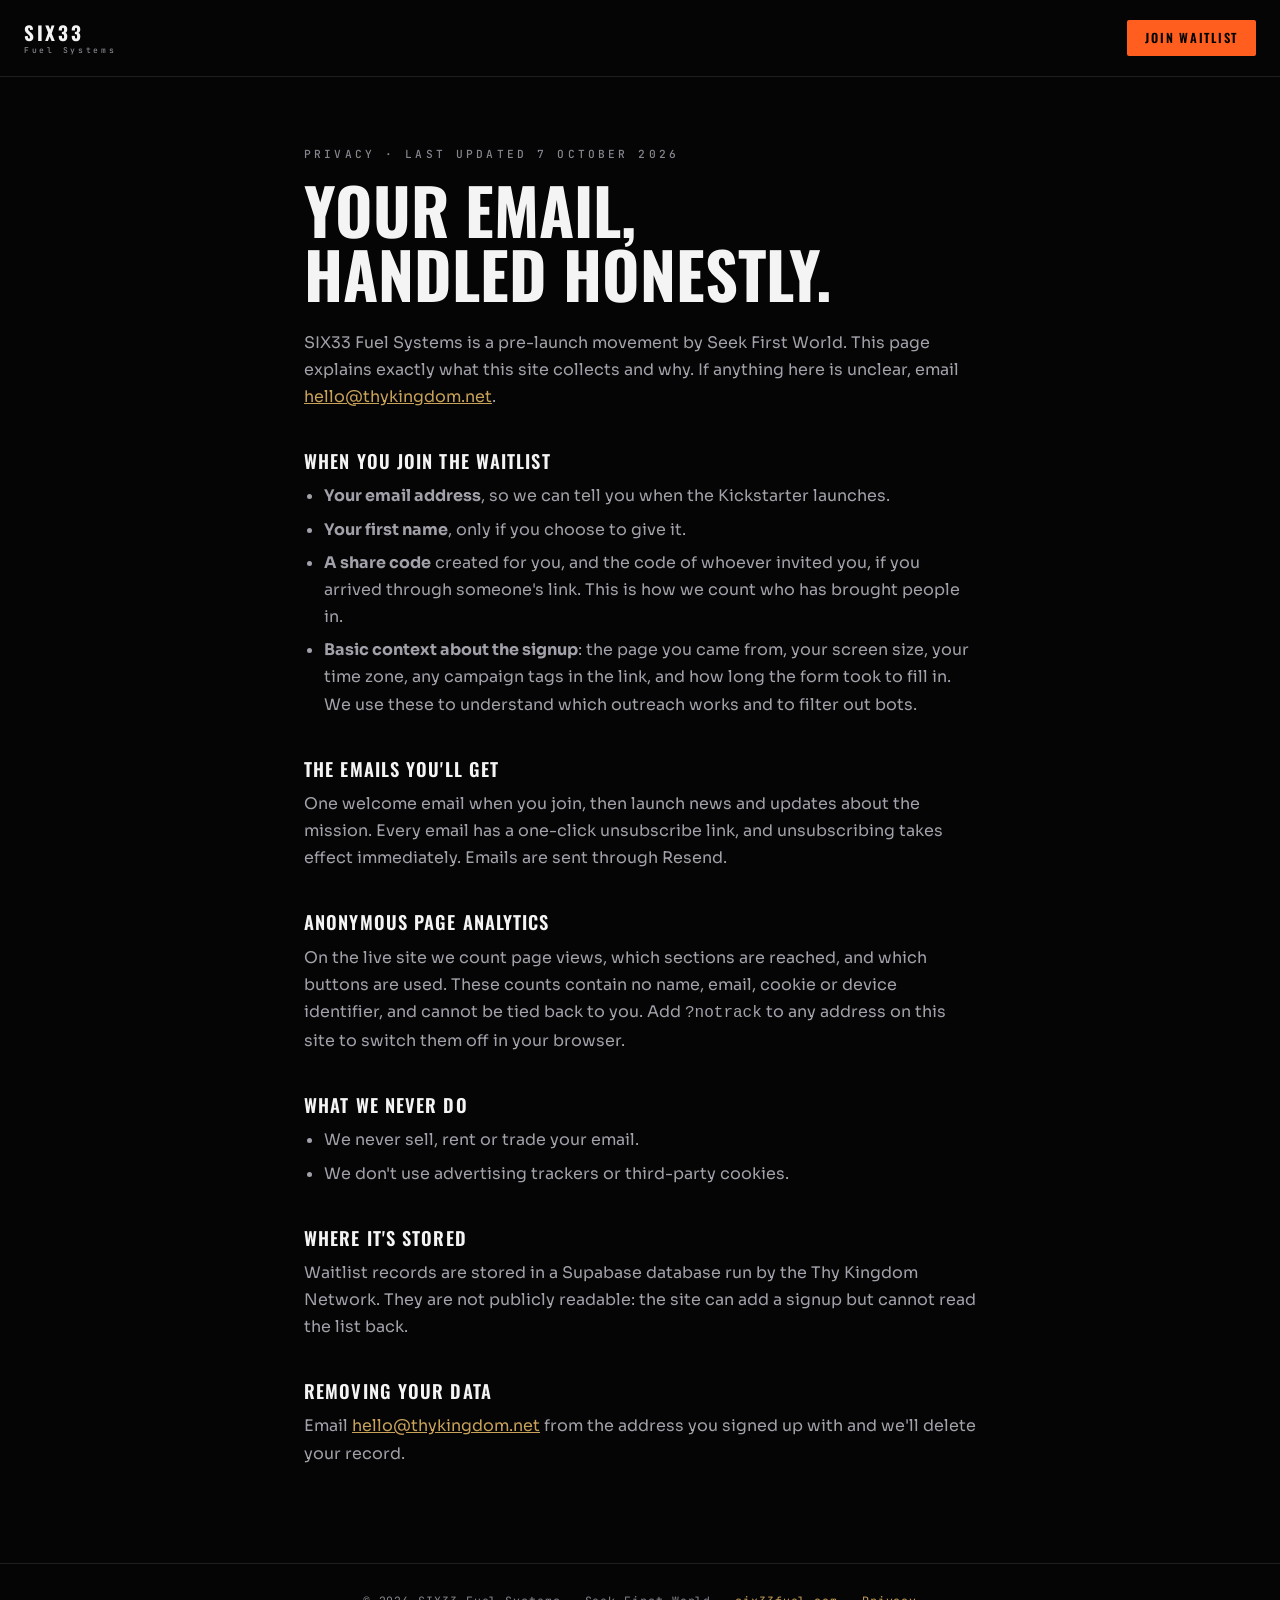
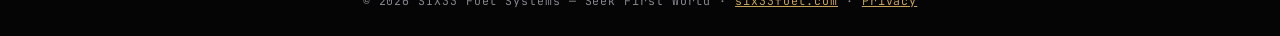
<file: privacy.html>
<!DOCTYPE html>
<html lang="en"><head><meta charset="UTF-8"><meta name="viewport" content="width=device-width, initial-scale=1"><meta name="theme-color" content="#050505"><link rel="icon" type="image/png" sizes="32x32" href="/favicon-32.png"><link rel="apple-touch-icon" href="/apple-touch-icon.png"><link rel="preconnect" href="https://fonts.googleapis.com"><link rel="preconnect" href="https://fonts.gstatic.com" crossorigin><link href="https://fonts.googleapis.com/css2?family=Oswald:wght@500;600;700&family=Sora:wght@400;600&family=JetBrains+Mono:wght@500&display=swap" rel="stylesheet">
<title>Privacy — SIX33 Fuel Systems</title>
<meta name="description" content="What SIX33 Fuel Systems collects when you join the Kickstarter waitlist, how it's used, and how to remove it.">
<link rel="canonical" href="https://www.six33fuel.com/privacy">
<style>
:root{--bg:#050505;--panel:#101015;--line:rgba(255,255,255,.1);--text:#f4f4f5;--dim:#a1a1aa;--faint:#86868f;--ignite:#ff5e1f;--gold:#c9a25a}
*{box-sizing:border-box;margin:0;padding:0}
body{background:var(--bg);color:var(--text);font:400 16px/1.7 Sora,system-ui,sans-serif;-webkit-font-smoothing:antialiased}
a{color:var(--gold)}
.top{display:flex;align-items:center;justify-content:space-between;padding:20px 24px;border-bottom:1px solid var(--line)}
.brand{font:700 1.2rem/1 Oswald,sans-serif;letter-spacing:.14em;color:var(--text);text-decoration:none}
.brand small{display:block;font:500 .5rem/1 "JetBrains Mono",monospace;letter-spacing:.34em;color:var(--faint);margin-top:4px}
.cta{font:600 .78rem/1 Oswald,sans-serif;letter-spacing:.14em;text-transform:uppercase;color:#000;background:var(--ignite);padding:12px 18px;border-radius:2px;text-decoration:none}
main{max-width:720px;margin:0 auto;padding:72px 24px 96px}
.eyebrow{font:500 .7rem/1 "JetBrains Mono",monospace;letter-spacing:.28em;text-transform:uppercase;color:var(--faint)}
h1{font:700 clamp(2.4rem,7vw,4rem)/1 Oswald,sans-serif;text-transform:uppercase;margin:16px 0 24px}
h2{font:600 1.15rem/1.2 Oswald,sans-serif;letter-spacing:.06em;text-transform:uppercase;margin:40px 0 10px}
p,li{color:var(--dim)} ul{padding-left:20px} li{margin:6px 0}
footer{border-top:1px solid var(--line);padding:28px 24px;text-align:center;font:400 .72rem/1.6 "JetBrains Mono",monospace;letter-spacing:.08em;color:var(--faint)}
:focus-visible{outline:2px solid var(--gold);outline-offset:3px}
</style></head>
<body><header class="top"><a class="brand" href="/">SIX33<small>Fuel Systems</small></a><a class="cta" href="/#waitlist">Join Waitlist</a></header>
<main>
<div class="eyebrow">Privacy &middot; Last updated 7 October 2026</div>
<h1>Your email,<br>handled honestly.</h1>
<p>SIX33 Fuel Systems is a pre-launch movement by Seek First World. This page explains exactly what this site collects and why. If anything here is unclear, email <a href="mailto:hello@thykingdom.net">hello@thykingdom.net</a>.</p>

<h2>When you join the waitlist</h2>
<ul>
<li><strong>Your email address</strong>, so we can tell you when the Kickstarter launches.</li>
<li><strong>Your first name</strong>, only if you choose to give it.</li>
<li><strong>A share code</strong> created for you, and the code of whoever invited you, if you arrived through someone's link. This is how we count who has brought people in.</li>
<li><strong>Basic context about the signup</strong>: the page you came from, your screen size, your time zone, any campaign tags in the link, and how long the form took to fill in. We use these to understand which outreach works and to filter out bots.</li>
</ul>

<h2>The emails you'll get</h2>
<p>One welcome email when you join, then launch news and updates about the mission. Every email has a one-click unsubscribe link, and unsubscribing takes effect immediately. Emails are sent through Resend.</p>

<h2>Anonymous page analytics</h2>
<p>On the live site we count page views, which sections are reached, and which buttons are used. These counts contain no name, email, cookie or device identifier, and cannot be tied back to you. Add <code>?notrack</code> to any address on this site to switch them off in your browser.</p>

<h2>What we never do</h2>
<ul>
<li>We never sell, rent or trade your email.</li>
<li>We don't use advertising trackers or third-party cookies.</li>
</ul>

<h2>Where it's stored</h2>
<p>Waitlist records are stored in a Supabase database run by the Thy Kingdom Network. They are not publicly readable: the site can add a signup but cannot read the list back.</p>

<h2>Removing your data</h2>
<p>Email <a href="mailto:hello@thykingdom.net?subject=SIX33%20Fuel%20-%20Delete%20my%20data">hello@thykingdom.net</a> from the address you signed up with and we'll delete your record.</p>
</main>
<footer>&copy; 2026 SIX33 Fuel Systems &mdash; Seek First World &middot; <a href="/">six33fuel.com</a> &middot; <a href="/privacy">Privacy</a></footer>
</body></html>
</file>
<file: assets/site.css>
/* SIX33 Fuel Systems — shared styles for generated pages (journal, privacy, 404).
   Tokens mirror index.html. Contrast floor measured: --faint #86868f ≥ 5.0:1 on every surface. */
:root {
  --black:#050505; --black-2:#0a0a0c; --black-3:#101015; --panel:#14141a;
  --line:rgba(255,255,255,0.08); --line-2:rgba(255,255,255,0.14);
  --text:#f4f4f5; --dim:#a1a1aa; --faint:#86868f;
  --gold:#c9a25a; --gold-soft:#e3c987;
  --ignite:#ff5e1f; --flow:#19d3f3; --recover:#4fd13c; --rest:#8b6cf6;
  --accent:var(--ignite);
  --display:'Oswald','Arial Narrow',sans-serif; --body:'Sora',system-ui,sans-serif; --mono:'JetBrains Mono',ui-monospace,monospace;
  --ease:cubic-bezier(0.16,1,0.3,1);
}
* { margin:0; padding:0; box-sizing:border-box; }
html { -webkit-text-size-adjust:100%; }
body { background:var(--black); color:var(--text); font:400 1rem/1.7 var(--body); -webkit-font-smoothing:antialiased; overflow-wrap:break-word; }
a { color:inherit; }
img { max-width:100%; display:block; }
::selection { background:var(--ignite); color:#000; }
:focus-visible { outline:2px solid var(--gold); outline-offset:3px; }
.sr-only { position:absolute; width:1px; height:1px; padding:0; margin:-1px; overflow:hidden; clip:rect(0,0,0,0); white-space:nowrap; border:0; }
.skip { position:absolute; left:-9999px; top:8px; z-index:100; background:var(--ignite); color:#000; padding:10px 14px; font:600 .8rem/1 var(--display); letter-spacing:.12em; text-transform:uppercase; }
.skip:focus { left:8px; }

/* Header */
.top { position:sticky; top:0; z-index:50; display:flex; align-items:center; justify-content:space-between; gap:16px; padding:14px 24px; background:rgba(5,5,5,0.9); backdrop-filter:blur(16px); border-bottom:1px solid var(--line); }
.brand { display:flex; align-items:center; gap:10px; text-decoration:none; }
.brand img { width:30px; height:30px; }
.brand b { display:block; font:700 1.15rem/1 var(--display); letter-spacing:.14em; }
.brand small { display:block; font:500 .5rem/1 var(--mono); letter-spacing:.32em; color:var(--faint); margin-top:4px; text-transform:uppercase; }
.top nav { display:flex; align-items:center; gap:26px; }
.top nav a { font:500 .78rem/1 var(--display); letter-spacing:.13em; text-transform:uppercase; color:var(--dim); text-decoration:none; transition:color .3s var(--ease); }
.top nav a:hover, .top nav a[aria-current] { color:var(--text); }
.top nav a[aria-current] { box-shadow:0 1px 0 var(--ignite); }
.cta { font:600 .76rem/1 var(--display); letter-spacing:.13em; text-transform:uppercase; color:#000 !important; background:var(--ignite); padding:12px 18px; border-radius:2px; text-decoration:none; white-space:nowrap; transition:box-shadow .3s var(--ease); }
.cta:hover { box-shadow:0 8px 30px rgba(255,94,31,0.5); }
@media (max-width:720px) { .top nav a:not(.cta) { display:none; } .top { padding:12px 16px; } }

/* Layout */
.wrap { max-width:1120px; margin:0 auto; padding:0 24px; }
.narrow { max-width:720px; margin:0 auto; padding:0 24px; }
.eyebrow { display:flex; align-items:center; gap:10px; flex-wrap:wrap; font:500 .66rem/1.4 var(--mono); letter-spacing:.24em; text-transform:uppercase; color:var(--faint); }
.eyebrow .cat { color:var(--accent); }
.crumbs { font:500 .66rem/1.4 var(--mono); letter-spacing:.16em; text-transform:uppercase; color:var(--faint); padding-top:36px; }
.crumbs a { color:var(--dim); text-decoration:none; }
.crumbs a:hover { color:var(--text); }
h1.title { font:700 clamp(2.3rem,6.4vw,4.1rem)/1.02 var(--display); text-transform:uppercase; letter-spacing:.005em; margin:18px 0 20px; }
.lead { font-size:1.12rem; color:var(--dim); line-height:1.7; }
.accent-bar { height:3px; width:72px; background:var(--accent); box-shadow:0 0 18px var(--accent); margin:30px 0; border-radius:2px; }

/* Byline */
.byline { display:flex; align-items:center; gap:12px; margin-top:26px; }
.byline img { width:44px; height:44px; border-radius:50%; object-fit:cover; object-position:center top; border:1px solid var(--line-2); }
.byline b { display:block; font:600 .9rem/1.2 var(--display); letter-spacing:.08em; text-transform:uppercase; }
.byline span { font:500 .66rem/1.5 var(--mono); letter-spacing:.12em; text-transform:uppercase; color:var(--faint); }

/* Prose */
.prose { padding:8px 0 20px; }
.prose p { color:#c9c9cf; font-size:1.06rem; line-height:1.85; margin:0 0 1.25em; }
.prose h2 { font:700 1.6rem/1.15 var(--display); text-transform:uppercase; letter-spacing:.02em; margin:2.1em 0 .7em; color:var(--text); }
.prose ul { margin:0 0 1.4em; padding-left:0; list-style:none; }
.prose li { position:relative; padding-left:22px; color:#c9c9cf; font-size:1.04rem; line-height:1.75; margin:.55em 0; }
.prose li::before { content:""; position:absolute; left:2px; top:.72em; width:7px; height:7px; background:var(--accent); transform:rotate(45deg); }
.prose strong { color:var(--text); font-weight:600; }
.prose em { color:var(--text); }
.prose a { color:var(--gold-soft); text-decoration:none; border-bottom:1px solid rgba(201,162,90,.45); }
.prose a:hover { color:#fff; border-color:var(--gold); }
.prose blockquote { margin:1.8em 0; padding:22px 26px; border-left:3px solid var(--accent); background:linear-gradient(90deg,rgba(255,255,255,.035),transparent); border-radius:0 6px 6px 0; }
.prose blockquote p { margin:0; font-size:1.14rem; line-height:1.7; color:var(--text); }
.prose blockquote cite { display:block; margin-top:10px; font:500 .68rem/1.4 var(--mono); letter-spacing:.16em; text-transform:uppercase; color:var(--gold); font-style:normal; }
.prose .note { font-size:.9rem; color:var(--faint); border-top:1px solid var(--line); padding-top:18px; margin-top:2em; }

/* Related network rail */
.related { margin:42px 0; padding:26px; border:1px solid var(--line); border-radius:8px; background:var(--black-2); }
.related h2 { font:500 .66rem/1 var(--mono); letter-spacing:.24em; text-transform:uppercase; color:var(--faint); margin-bottom:16px; }
.related a { display:block; padding:14px 0; border-top:1px solid var(--line); text-decoration:none; }
.related a:first-of-type { border-top:none; padding-top:0; }
.related b { font:600 1rem/1.3 var(--display); letter-spacing:.08em; text-transform:uppercase; }
.related b::after { content:" ↗"; color:var(--gold); }
.related span { display:block; color:var(--dim); font-size:.92rem; margin-top:3px; }

/* Signup box */
.join { margin:48px 0; padding:32px; border:1px solid rgba(255,94,31,.35); border-radius:8px; background:linear-gradient(135deg,rgba(255,94,31,.09),rgba(255,255,255,.01)); }
.join h2 { font:700 1.7rem/1.1 var(--display); text-transform:uppercase; }
.join p { color:var(--dim); margin:10px 0 18px; }
.join form { display:flex; gap:10px; flex-wrap:wrap; }
.join input[type=email], .join input[type=text] { flex:1; min-width:200px; padding:15px 16px; background:rgba(0,0,0,.45); border:1px solid var(--line-2); border-radius:3px; color:var(--text); font:400 .95rem var(--body); }
.join input::placeholder { color:var(--faint); }
.join input:focus { outline:none; border-color:var(--ignite); }
.join button { font:600 .86rem/1 var(--display); letter-spacing:.13em; text-transform:uppercase; padding:15px 24px; background:var(--ignite); color:#000; border:0; border-radius:3px; cursor:pointer; }
.join button[disabled] { opacity:.6; cursor:wait; }
.join .trap { position:absolute; left:-9999px; width:1px; height:1px; overflow:hidden; }
.join .msg { margin-top:14px; font:500 .74rem/1.6 var(--mono); letter-spacing:.08em; text-transform:uppercase; }
.join .msg.err { color:var(--ignite); }
.join .msg.ok { color:var(--recover); }
.join .share { display:none; margin-top:16px; }
.join .share.show { display:block; }
.join .share input { width:100%; font:500 .82rem var(--mono); color:var(--gold-soft); border-style:dashed; border-color:rgba(201,162,90,.5); }
.join .fine { margin-top:12px; font-size:.78rem; color:var(--faint); }
.join .fine a { color:var(--dim); }

/* Post cards */
.cards { display:grid; grid-template-columns:repeat(auto-fill,minmax(300px,1fr)); gap:18px; }
.card { position:relative; display:flex; flex-direction:column; gap:12px; padding:26px; border:1px solid var(--line); border-top:2px solid var(--accent); border-radius:8px; background:var(--black-3); text-decoration:none; transition:transform .4s var(--ease), border-color .4s var(--ease), background .4s var(--ease); }
.card:hover { transform:translateY(-4px); border-color:var(--line-2); background:var(--panel); }
.card h3 { font:700 1.35rem/1.15 var(--display); text-transform:uppercase; letter-spacing:.01em; }
.card p { color:var(--dim); font-size:.94rem; line-height:1.65; }
.card .more { margin-top:auto; font:600 .74rem/1 var(--display); letter-spacing:.14em; text-transform:uppercase; color:var(--gold); }

/* Sections */
.section { padding:64px 0; }
.section-title { font:700 clamp(1.8rem,4vw,2.6rem)/1.05 var(--display); text-transform:uppercase; margin:12px 0 28px; }
.hero-band { padding:72px 0 40px; border-bottom:1px solid var(--line); background:radial-gradient(ellipse 60% 80% at 10% 0%,rgba(255,94,31,.12),transparent 70%); }

/* Footer */
.foot { border-top:1px solid var(--line); margin-top:40px; padding:36px 24px; text-align:center; font:400 .74rem/1.9 var(--mono); letter-spacing:.06em; color:var(--faint); }
.foot a { color:var(--dim); text-decoration:none; margin:0 8px; }
.foot a:hover { color:var(--text); }
.foot .verse { color:var(--gold); letter-spacing:.14em; text-transform:uppercase; font-size:.68rem; margin-bottom:8px; }

/* Plain pages (privacy, 404) */
.page h2 { font:600 1.15rem/1.2 var(--display); letter-spacing:.06em; text-transform:uppercase; margin:40px 0 10px; }
.page p, .page li { color:var(--dim); }
.page ul { padding-left:20px; }
.page li { margin:6px 0; }
.page a { color:var(--gold); }
.center { text-align:center; }
.btns { display:flex; gap:12px; justify-content:center; flex-wrap:wrap; margin-top:32px; }
.btn-line { font:600 .78rem/1 var(--display); letter-spacing:.14em; text-transform:uppercase; padding:14px 20px; border:1px solid var(--line-2); border-radius:2px; text-decoration:none; color:var(--text); }

@media (prefers-reduced-motion: reduce) { *, *::before, *::after { transition-duration:.001ms !important; animation-duration:.001ms !important; } }
</file>
